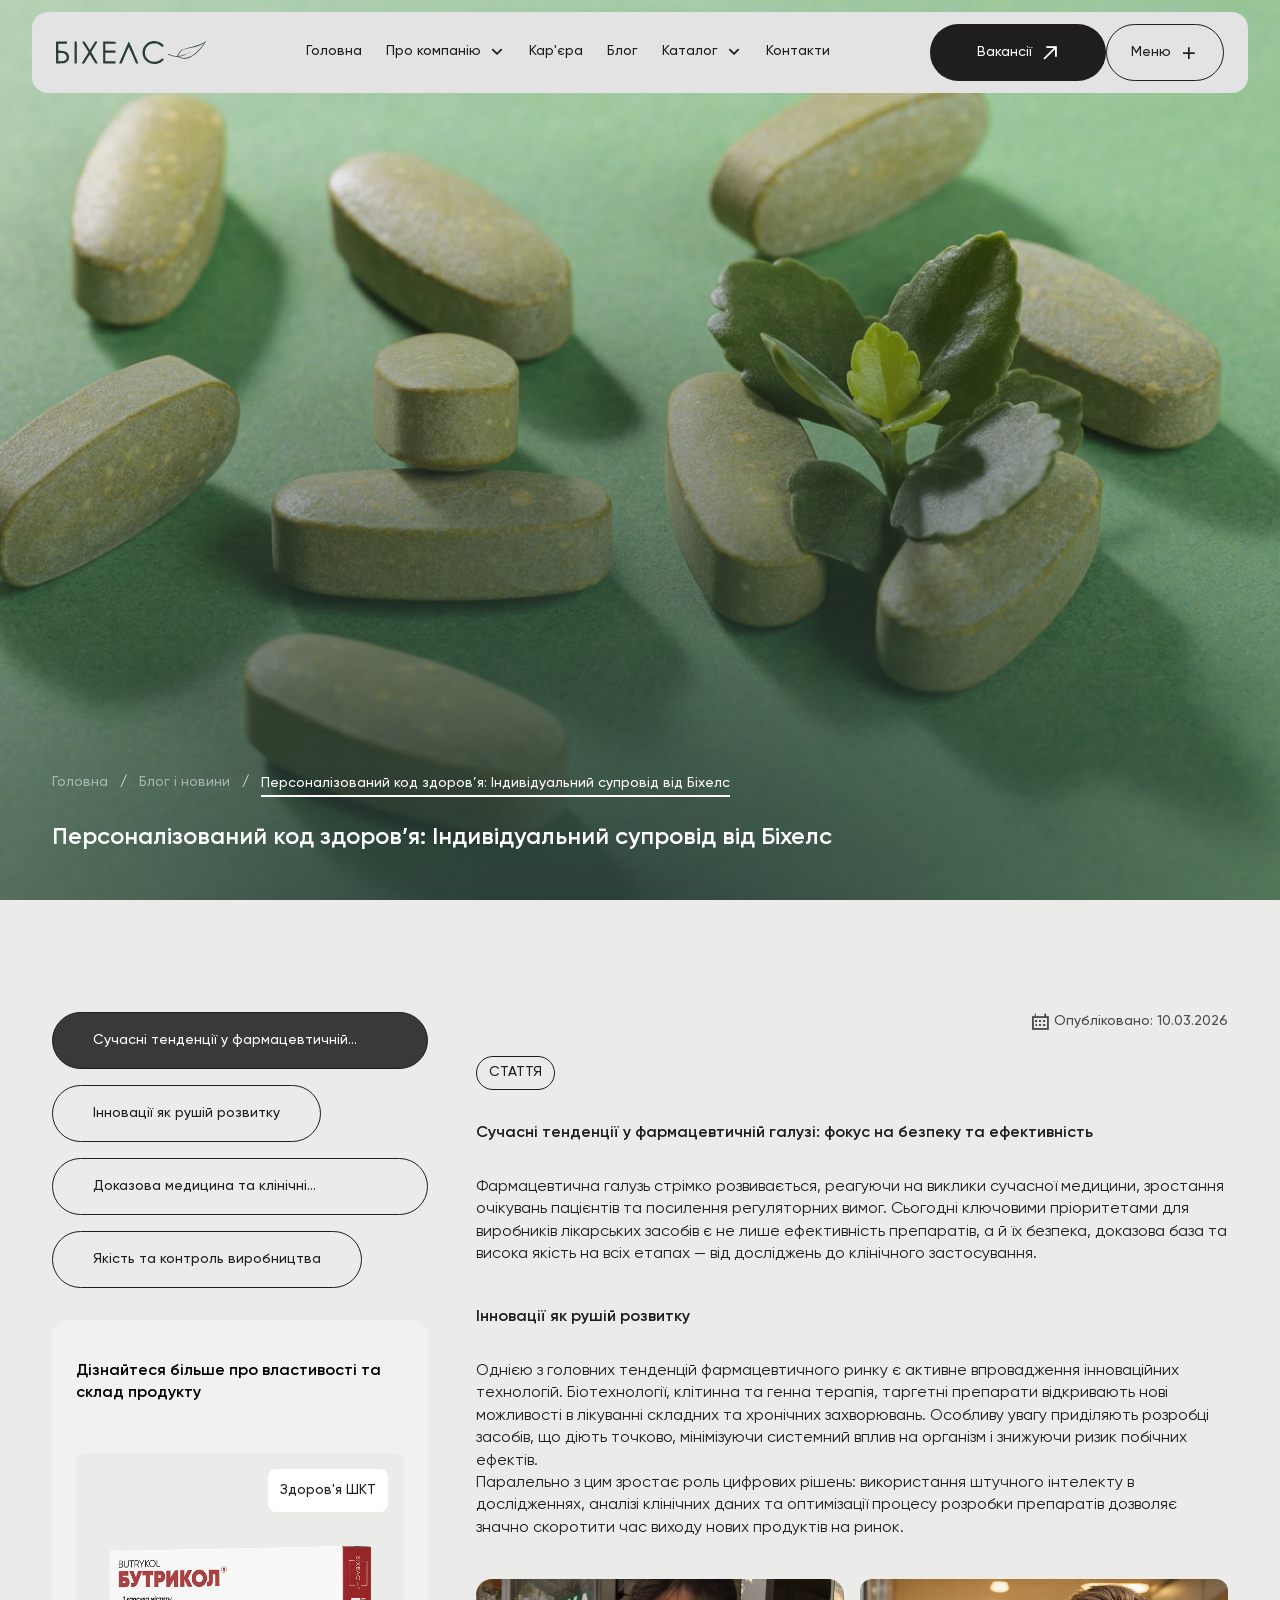
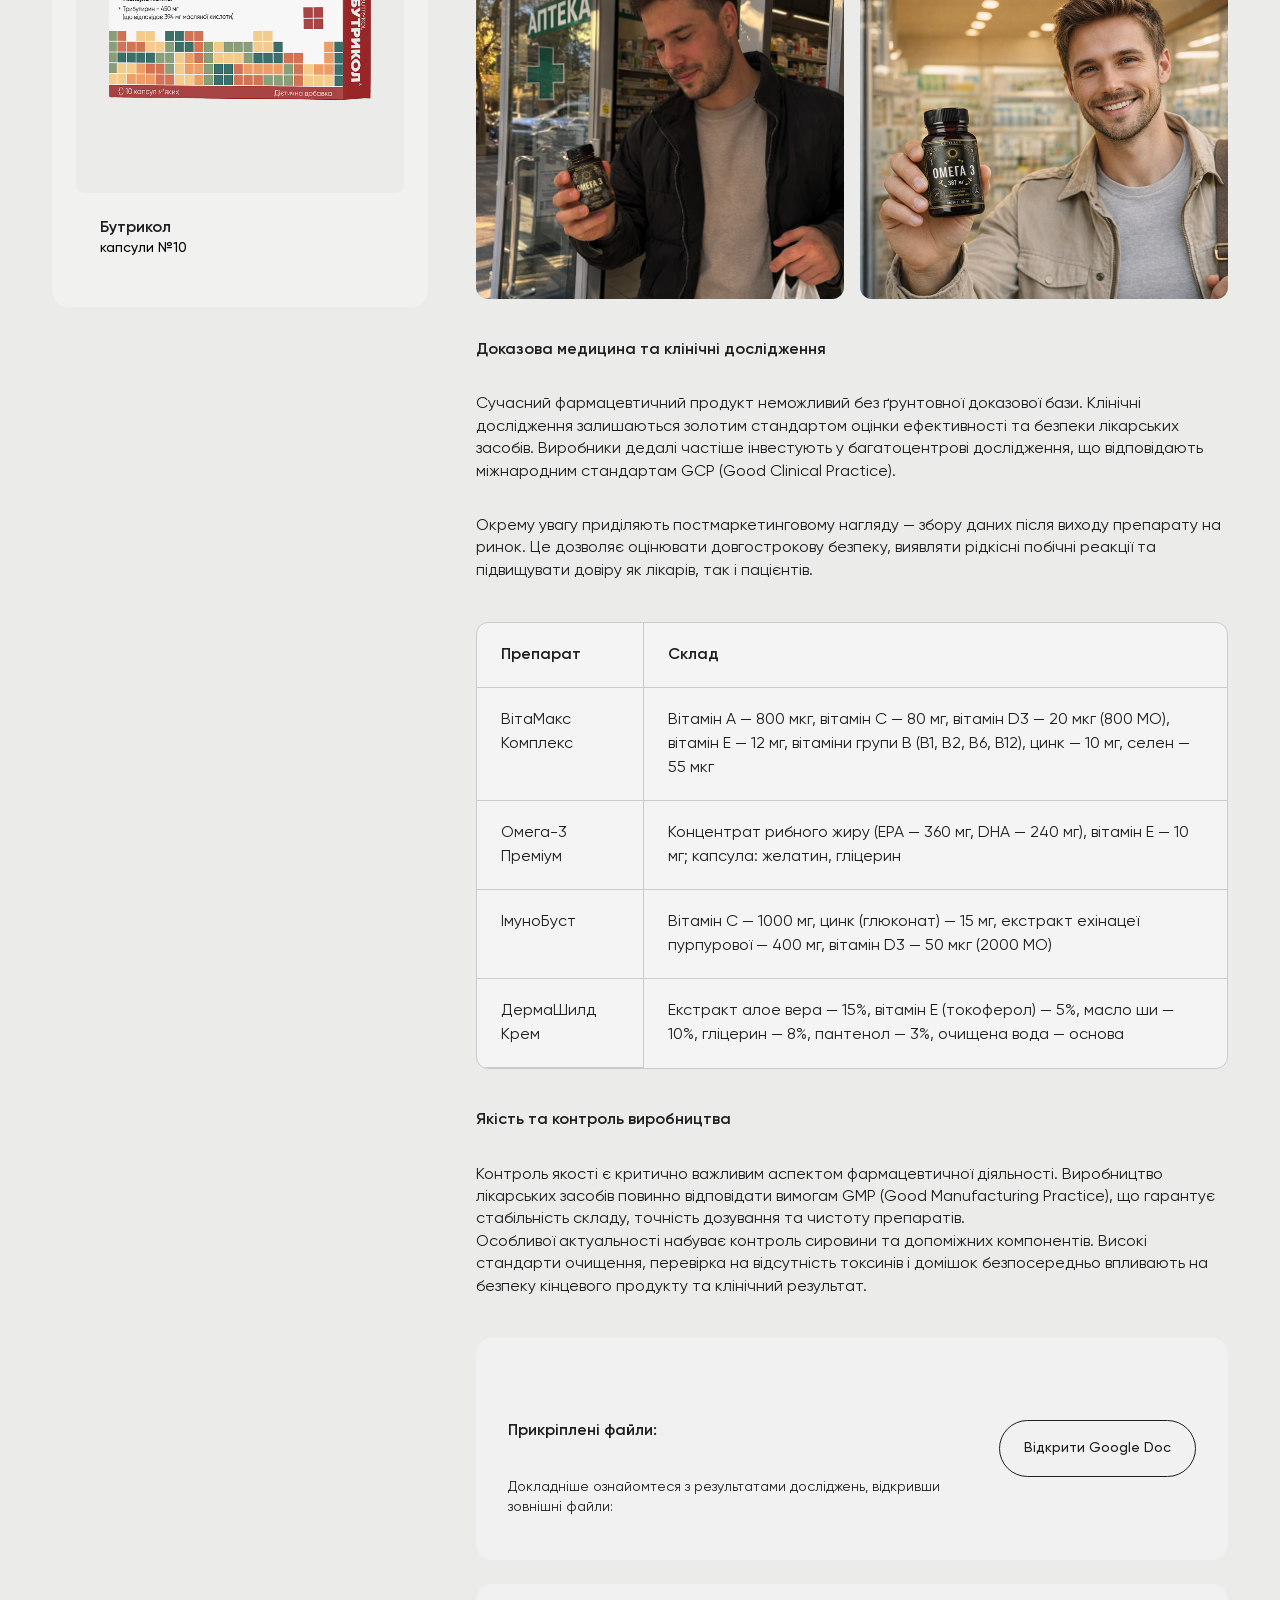
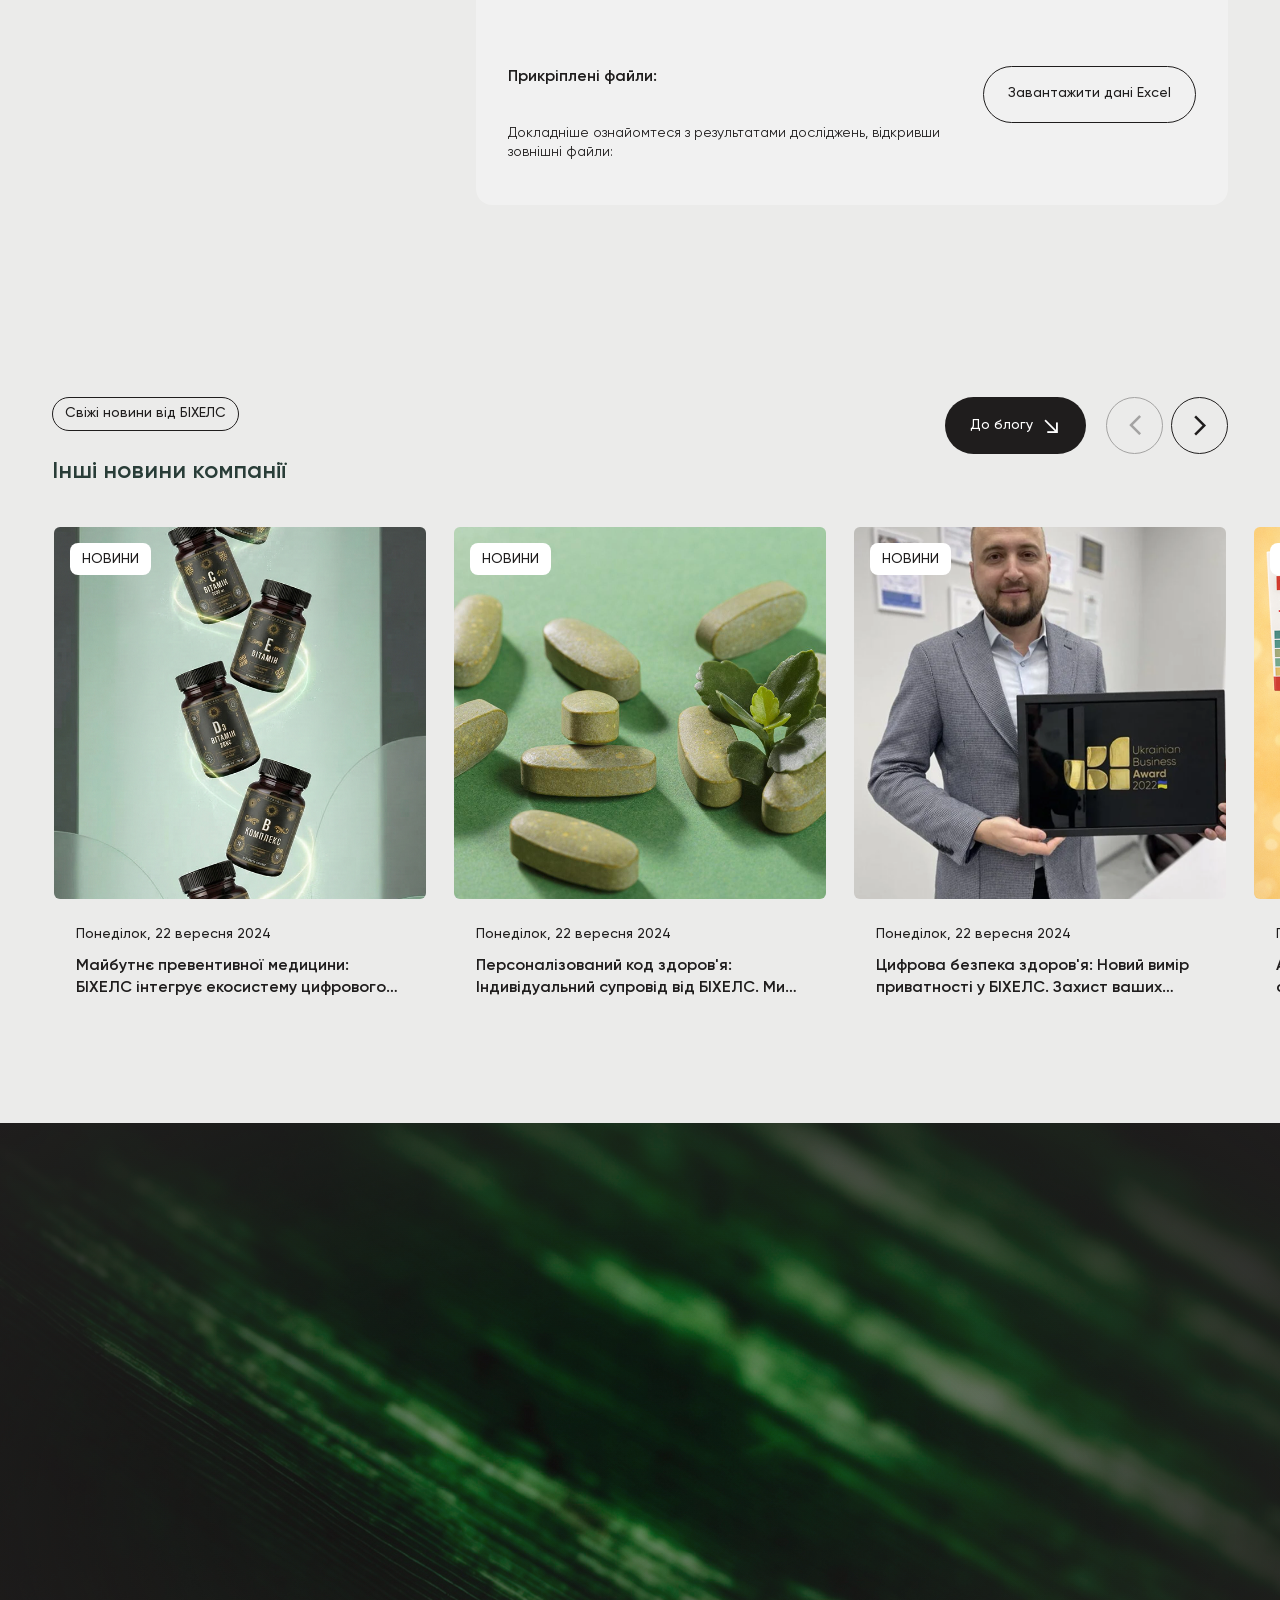
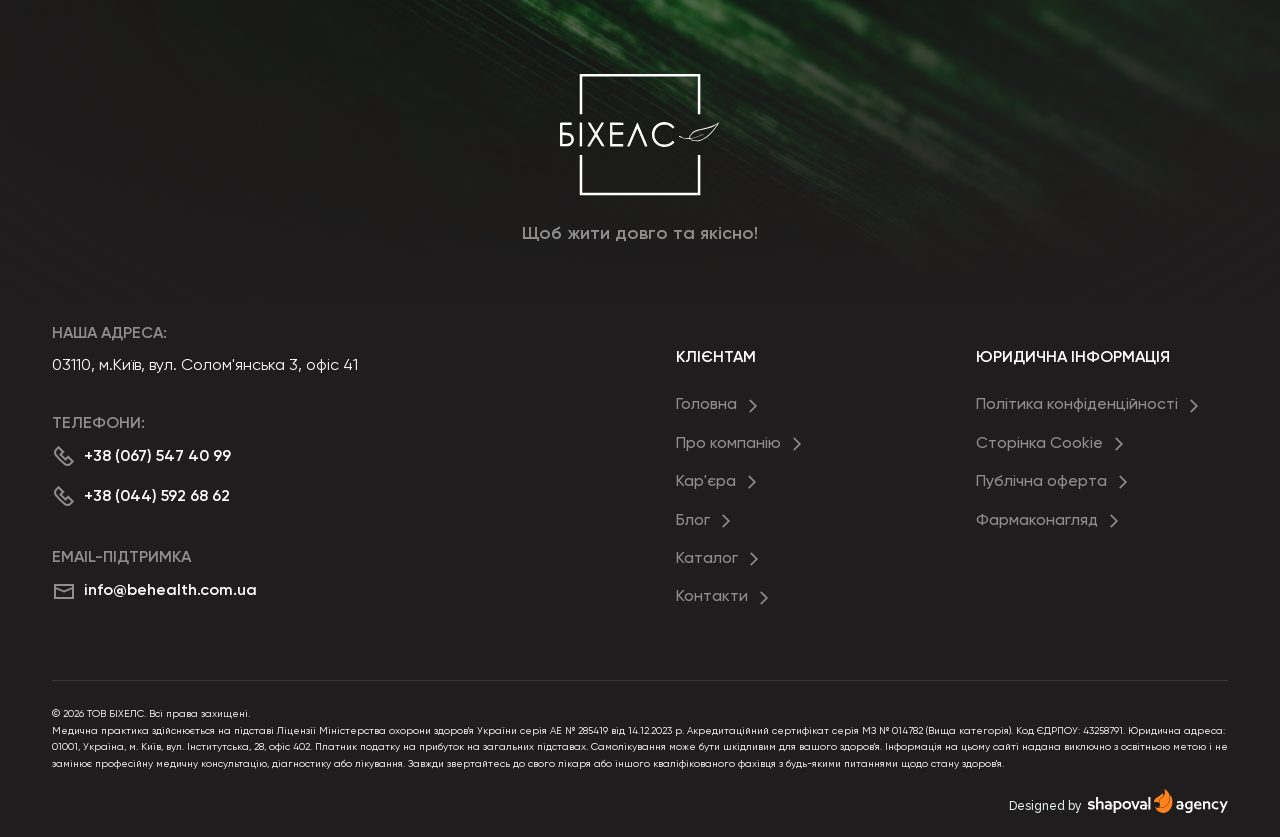
<file: article.html>
<!DOCTYPE html>
<html lang="uk">

<head>
    <meta charset="UTF-8">
    <meta name="viewport" content="width=device-width, initial-scale=1.0">
    <title>Behealth</title>

    <!-- Lib Styles -->
    <link rel="stylesheet" href="css/lib/swiper.min.css">
    <link rel="stylesheet" href="css/lib/fancybox.min.css">
    <link rel="stylesheet" href="css/lib/aos.min.css">

    <!-- Styles -->
    <link rel="stylesheet" href="css/fonts.css">
    <link rel="stylesheet" href="css/icons.css">
    <link rel="stylesheet" href="css/variables.css">
    <link rel="stylesheet" href="css/reset.css">
    <link rel="stylesheet" href="css/style.css">
    <link rel="stylesheet" href="css/header.css">

    <!-- Favicon -->
    <link rel="icon" href="img/favicon.ico" type="image/x-icon">
</head>

<body>

    <!-- Header -->
    <header class="header" role="banner">
        <div class="container">

            <nav class="nav" aria-label="Головна навігація">
                <!-- Лого -->
                <a href="index.html" class="nav__logo">
                    <img src="img/logo.svg" width="150" height="23" alt="Behealth Logo">
                </a>

                <!-- Desktop меню -->
                <ul class="nav__list">
                    <li class="nav__item">
                        <a href="index.html" class="nav__link">Головна</a>
                    </li>
                    <li class="nav__item nav__item--has-sub">
                        <button class="nav__link nav__link--sub-trigger" type="button" aria-expanded="false"
                            aria-haspopup="true">
                            Про компанію
                            <i class="icon-Namearrow_down" aria-hidden="true"></i>
                        </button>
                        <ul class="nav__submenu">
                            <li><a href="mission.html" class="nav__sublink">Місія та візія <i class="icon-Namearrow-right-down"
                                        aria-hidden="true"></i></a></li>
                            <li><a href="about.html" class="nav__sublink">Корпоративні цінності <i
                                        class="icon-Namearrow-right-down" aria-hidden="true"></i></a></li>
                            <li><a href="pharmacovigilance.html" class="nav__sublink">Сторінка фармаконагляду <i
                                        class="icon-Namearrow-right-down" aria-hidden="true"></i></a></li>
                        </ul>
                    </li>
                    <li class="nav__item">
                        <a href="career.html" class="nav__link">Кар'єра</a>
                    </li>
                    <li class="nav__item">
                        <a href="blog.html" class="nav__link">Блог</a>
                    </li>
                    <li class="nav__item nav__item--has-sub">
                        <button class="nav__link nav__link--sub-trigger" type="button">
                            Каталог
                            <i class="icon-Namearrow_down"></i>
                        </button>
                        <ul class="nav__submenu nav__submenu--catalog">
                            <li><a href="catalog.html" class="nav__sublink">Усі препарати <i
                                        class="icon-Namearrow-right-down"></i></a></li>
                            <li><a href="#" class="nav__sublink">Здоров'я нирок <i
                                        class="icon-Namearrow-right-down"></i></a></li>
                            <li><a href="#" class="nav__sublink">Чоловіче здоров'я <i
                                        class="icon-Namearrow-right-down"></i></a></li>
                            <li><a href="#" class="nav__sublink">Здоров'я ШКТ <i
                                        class="icon-Namearrow-right-down"></i></a></li>
                            <li><a href="#" class="nav__sublink">Жіноче здоров'я <i
                                        class="icon-Namearrow-right-down"></i></a></li>
                            <li><a href="#" class="nav__sublink">Здоров'я ендо-системи <i
                                        class="icon-Namearrow-right-down"></i></a>
                            </li>
                            <li><a href="#" class="nav__sublink">Дитяче здоров’я <i
                                        class="icon-Namearrow-right-down"></i></a></li>
                            <li><a href="#" class="nav__sublink">Вітаміни та мінерали <i
                                        class="icon-Namearrow-right-down"></i></a>
                            </li>
                            <li><a href="#" class="nav__sublink">Гриби <i class="icon-Namearrow-right-down"></i></a>
                            </li>
                        </ul>
                    </li>
                    <li class="nav__item">
                        <a href="contact.html" class="nav__link">Контакти</a>
                    </li>
                </ul>
                <a href="vacancy.html" class="nav__link-vacancies btn btn--black">Вакансії
                    <i class="icon-Namearrow-right-up" aria-hidden="true"></i>
                </a>
                <!-- Burger button -->
                <button class="burger btn btn--transparent" type="button" aria-label="Відкрити меню"
                    aria-expanded="false" aria-controls="mobile-menu">
                    Меню
                    <i class="icon-Nameplus" aria-hidden="true"></i>
                </button>
            </nav>

            <!-- Mobile menu -->
            <div class="mobile-menu" id="mobile-menu" aria-hidden="true">
                <ul class="mobile-menu__list">
                    <li class="mobile-menu__item">
                        <a href="index.html" class="mobile-menu__link">Головна</a>
                    </li>
                    <li class="mobile-menu__item mobile-menu__item--has-sub">
                        <button class="mobile-menu__link mobile-menu__link--sub-trigger" type="button"
                            aria-expanded="false" aria-haspopup="true">
                            Про компанію
                            <i class="icon-Namearrow_down" aria-hidden="true"></i>
                        </button>
                        <ul class="mobile-menu__submenu">
                            <li><a href="mission.html" class="mobile-menu__sublink">Місія та візія <i
                                        class="icon-Namearrow-right-down" aria-hidden="true"></i></a></li>
                            <li><a href="about.html" class="mobile-menu__sublink">Корпоративні цінності <i
                                        class="icon-Namearrow-right-down" aria-hidden="true"></i></a></li>
                            <li><a href="pharmacovigilance.html" class="mobile-menu__sublink">Сторінка фармаконагляду <i
                                        class="icon-Namearrow-right-down" aria-hidden="true"></i></a></li>
                        </ul>
                    </li>
                    <li class="mobile-menu__item">
                        <a href="career.html" class="mobile-menu__link">Кар’єра</a>
                    </li>
                    <li class="mobile-menu__item">
                        <a href="blog.html" class="mobile-menu__link">Блог</a>
                    </li>
                    <li class="mobile-menu__item mobile-menu__item--has-sub">
                        <button class="mobile-menu__link mobile-menu__link--sub-trigger" type="button">
                            Каталог
                            <i class="icon-Namearrow_down" aria-hidden="true"></i>
                        </button>
                        <ul class="mobile-menu__submenu">
                            <li><a href="catalog.html" class="mobile-menu__sublink">Усі препарати <i
                                        class="icon-Namearrow-right-down"></i></a>
                            </li>
                            <li><a href="#" class="mobile-menu__sublink">Чоловіче здоров'я <i
                                        class="icon-Namearrow-right-down"></i></a></li>
                            <li><a href="#" class="mobile-menu__sublink">Жіноче здоров'я <i
                                        class="icon-Namearrow-right-down"></i></a>
                            </li>
                            <li><a href="#" class="mobile-menu__sublink">Здоров'я нирок <i
                                        class="icon-Namearrow-right-down"></i></a>
                            </li>
                            <li><a href="#" class="mobile-menu__sublink">Здоров'я ШКТ <i
                                        class="icon-Namearrow-right-down"></i></a>
                            </li>
                            <li><a href="#" class="mobile-menu__sublink">Здоров'я ендо-системи <i
                                        class="icon-Namearrow-right-down"></i></a></li>
                            <li><a href="#" class="mobile-menu__sublink">Вітаміни та мінерали <i
                                        class="icon-Namearrow-right-down"></i></a></li>
                            <li><a href="#" class="mobile-menu__sublink">Дитяче здоров’я <i
                                        class="icon-Namearrow-right-down"></i></a>
                            </li>
                            <li><a href="#" class="mobile-menu__sublink">Гриби <i
                                        class="icon-Namearrow-right-down"></i></a></li>
                        </ul>
                    </li>
                    <li class="mobile-menu__item">
                        <a href="contact.html" class="mobile-menu__link">Контакти</a>
                    </li>
                </ul>
                <address class="mobile-menu__address">
                    <p class="mobile-menu__address-title">НАША АДРЕСА:</p>
                    <p class="mobile-menu__address-text">03110, м.Київ, вул. Солом'янська 3, офіс 41</p>
                    <p class="mobile-menu__address-title">ТЕЛЕФОНИ:</p>
                    <a href="tel:+380675474099" class="mobile-menu__contact-link mobile-menu__contact-link--phone"><i
                            class="icon-Namephone-m" aria-hidden="true"></i> +38 (067) 547 40 99</a>
                    <a href="tel:+380445926862" class="mobile-menu__contact-link mobile-menu__contact-link--phone"><i
                            class="icon-Namephone-m" aria-hidden="true"></i> +38 (044) 592 68 62</a>
                    <p class="mobile-menu__address-title">EMAIL-ПІДТРИМКА</p>
                    <a href="mailto:info@behealth.com.ua"
                        class="mobile-menu__contact-link mobile-menu__contact-link--email"><i class="icon-Nameemail-m"
                            aria-hidden="true"></i> info@behealth.com.ua</a>
                </address>
            </div>

        </div>
    </header>

    <!-- Main -->
    <main class="main">

        <section class="hero--big">
            <div class="container">
                <div class="breadcrumbs">
                    <ul class="breadcrumbs__list">
                        <li class="breadcrumbs__item">
                            <a href="index.html" class="breadcrumbs__link">Головна</a>
                        </li>
                        <li class="breadcrumbs__item">
                            <a href="blog.html" class="breadcrumbs__link">Блог і новини</a>
                        </li>
                        <li class="breadcrumbs__item" aria-current="page">
                            <span class="breadcrumbs__text">Персоналізований код здоров’я: Індивідуальний супровід від
                                Біхелс</span>
                        </li>
                    </ul>
                </div>
                <div class="hero--big__content">
                    <h1>Персоналізований код здоров’я: Індивідуальний супровід від Біхелс</h1>
                </div>
            </div>
            <div class="hero--big__bg">
                <img src="img/article-hero.jpg" width="1920" height="776" loading="eager"
                    alt="Геройський банер з зображенням команди компанії">
            </div>
        </section>

        <section class="article article--page" aria-labelledby="article-heading">
            <div class="container">
                <aside class="article__sidebar article__sidebar--page" aria-label="Навігація по статті">
                    <nav>
                        <ul class="article__sidebar-list">
                            <li class="article__sidebar-item">
                                <a href="#section-new-view"
                                    class="article__sidebar-link btn is-active"><span>Сучасні
                                        тенденції у
                                        фармацевтичній галузі: фокус на безпеку та ефективність</span></a>
                            </li>
                            <li class="article__sidebar-item">
                                <a href="#section-why" class="article__sidebar-link btn"><span>Інновації як рушій
                                        розвитку</span></a>
                            </li>
                            <li class="article__sidebar-item">
                                <a href="#section-services" class="article__sidebar-link btn"><span>Доказова медицина та
                                        клінічні дослідження</span></a>
                            </li>
                            <li class="article__sidebar-item">
                                <a href="#section-consultation" class="article__sidebar-link btn"><span>Якість та
                                        контроль
                                        виробництва</span></a>
                            </li>
                        </ul>
                    </nav>
                    <div class="article__sidebar--content">
                        <h3>Дізнайтеся більше про властивості та склад продукту</h3>
                        <div class="article__sidebar--content-box">
                            <div class="article__sidebar--content-box-image">
                                <img src="img/article-box.png" width="328" height="328" loading="lazy" alt="">
                                <span class="badge">Здоров'я ШКТ</span>
                            </div>
                            <div class="article__sidebar--content-box-text">
                                <h4>Бутрикол</h4>
                                <p>капсули №10</p>
                            </div>
                        </div>
                    </div>
                </aside>
                <div class="article__content">
                    <time datetime="2026-03-10">
                        <i class="icon-Namecalendar-m"></i>
                        Опубліковано: 10.03.2026</time>
                    <span class="badge">СТАТТЯ</span>
                    <h2 id="section-new-view">Сучасні тенденції у фармацевтичній галузі: фокус на безпеку та ефективність
                    </h2>
                    <div class="article__content-description">
                        <p>
                            Фармацевтична галузь стрімко розвивається, реагуючи на виклики сучасної медицини, зростання
                            очікувань пацієнтів та посилення регуляторних вимог. Сьогодні ключовими пріоритетами для
                            виробників лікарських засобів є не лише ефективність препаратів, а й їх безпека, доказова
                            база та висока якість на всіх етапах — від досліджень до клінічного застосування.
                        </p>
                    </div>
                    <h3 id="section-why">Інновації як рушій розвитку</h3>
                    <div class="article__content-description">
                        <p>
                            Однією з головних тенденцій фармацевтичного ринку є активне впровадження інноваційних
                            технологій. Біотехнології, клітинна та генна терапія, таргетні препарати відкривають нові
                            можливості в лікуванні складних та хронічних захворювань. Особливу увагу приділяють розробці
                            засобів, що діють точково, мінімізуючи системний вплив на організм і знижуючи ризик побічних
                            ефектів.
                    </div>
                    <div class="article__content-description">
                        <p>
                            Паралельно з цим зростає роль цифрових рішень: використання штучного інтелекту в
                            дослідженнях, аналізі клінічних даних та оптимізації процесу розробки препаратів дозволяє
                            значно скоротити час виходу нових продуктів на ринок.
                        </p>
                    </div>

                    <div class="article__content-image">
                        <div class="article__content-images">
                            <img src="img/article1.png" width="364" height="364" loading="lazy"
                                alt="Ілюстрація 1: медична компанія «Біхелс»">
                        </div>
                        <div class="article__content-images">
                            <img src="img/article2.png" width="364" height="364" loading="lazy"
                                alt="Ілюстрація 2: медична компанія «Біхелс»">
                        </div>
                    </div>
                    <h3 id="section-services">Доказова медицина та клінічні дослідження</h3>
                    <div class="article__content-description">
                        <p>
                            Сучасний фармацевтичний продукт неможливий без ґрунтовної доказової бази. Клінічні
                            дослідження залишаються золотим стандартом оцінки ефективності та безпеки лікарських
                            засобів. Виробники дедалі частіше інвестують у багатоцентрові дослідження, що відповідають
                            міжнародним стандартам GCP (Good Clinical Practice).
                        </p>
                        <p>
                            Окрему увагу приділяють постмаркетинговому нагляду — збору даних після виходу препарату на
                            ринок. Це дозволяє оцінювати довгострокову безпеку, виявляти рідкісні побічні реакції та
                            підвищувати довіру як лікарів, так і пацієнтів.
                        </p>
                    </div>
                    <table>
                        <thead>
                            <tr>
                                <th scope="col">Препарат</th>
                                <th scope="col">Склад</th>
                            </tr>
                        </thead>
                        <tbody>
                            <tr>
                                <th>ВітаМакс Комплекс</th>
                                <td>Вітамін A — 800 мкг, вітамін C — 80 мг, вітамін D3 — 20 мкг (800 МО), вітамін E — 12
                                    мг, вітаміни групи B (B1, B2, B6, B12), цинк — 10 мг, селен — 55 мкг</td>
                            </tr>
                            <tr>
                                <th>Омега-3 Преміум</th>
                                <td>Концентрат рибного жиру (EPA — 360 мг, DHA — 240 мг), вітамін E — 10 мг; капсула:
                                    желатин, гліцерин</td>
                            </tr>
                            <tr>
                                <th>ІмуноБуст</th>
                                <td>Вітамін C — 1000 мг, цинк (глюконат) — 15 мг, екстракт ехінацеї пурпурової — 400 мг,
                                    вітамін D3 — 50 мкг (2000 МО)</td>
                            </tr>
                            <tr>
                                <th>ДермаШилд Крем</th>
                                <td>Екстракт алое вера — 15%, вітамін E (токоферол) — 5%, масло ши — 10%, гліцерин — 8%,
                                    пантенол — 3%, очищена вода — основа</td>
                            </tr>
                        </tbody>
                    </table>
                    <h3 id="section-consultation">Якість та контроль виробництва</h3>
                    <div class="article__content-description">
                        <p>
                            Контроль якості є критично важливим аспектом фармацевтичної діяльності. Виробництво
                            лікарських засобів повинно відповідати вимогам GMP (Good Manufacturing Practice), що
                            гарантує стабільність складу, точність дозування та чистоту препаратів.
                        </p>
                    </div>
                    <div class="article__content-description">
                        <p>
                            Особливої актуальності набуває контроль сировини та допоміжних компонентів. Високі стандарти
                            очищення, перевірка на відсутність токсинів і домішок безпосередньо впливають на безпеку
                            кінцевого продукту та клінічний результат.
                        </p>
                    </div>
                    <div class="article__content-cards">
                        <article class="article__content-card">
                            <div class="article__content-card-left">
                                <h3>Прикріплені файли:</h3>
                                <p>Докладніше ознайомтеся з результатами досліджень, відкривши зовнішні файли:</p>
                            </div>
                            <a href="/" class="btn btn--transparent">Відкрити Google Doc</a>
                        </article>
                        <article class="article__content-card">
                            <div class="article__content-card-left">
                                <h3>Прикріплені файли:</h3>
                                <p>Докладніше ознайомтеся з результатами досліджень, відкривши зовнішні файли:</p>
                            </div>
                            <a href="/" class="btn btn--transparent">Завантажити дані Excel</a>
                        </article>
                    </div>
                </div>
            </div>
        </section>

        <section class="news" aria-labelledby="news-heading">
            <div class="container">
                <div class="news__header" data-aos="fade-up" data-aos-anchor-placement="top-bottom">
                    <div class="news__header-left">
                        <span class="badge">Свіжі новини від БІХЕЛС</span>
                        <h2 class="news__title" id="news-heading">Інші новини компанії</h2>
                    </div>
                    <div class="news__header-right">
                        <a href="blog.html" class="btn btn--black">До блогу
                            <i class="icon-Namearrow-right-down" aria-hidden="true"></i>
                        </a>
                        <div class="news__controls" role="group" aria-label="Керування слайдером новин">
                            <button class="news__btn-prev swiper-button-prev" type="button"
                                aria-label="Попередня новина">
                                <i class="icon-Namearrow_back" aria-hidden="true"></i>
                            </button>
                            <button class="news__btn-next swiper-button-next" type="button"
                                aria-label="Наступна новина">
                                <i class="icon-Namearrow_forward" aria-hidden="true"></i>
                                
                            </button>
                            
                        </div>
                    </div>
                </div>

                <div class="news__swiper swiper" role="region" aria-label="Новини БІХЕЛС"
                    aria-roledescription="carousel">
                    <div class="swiper-wrapper">

                        <div class="news__slide swiper-slide" role="group" aria-roledescription="slide"
                            aria-label="Слайд 1 з 6">
                            <article class="news__card">
                                <a href="article.html" class="news__card-link">
                                    <div class="news__card-image">
                                        <img src="img/news1.png" width="376" height="376" loading="lazy"
                                            alt="БІХЕЛС інтегрує екосистему цифрового моніторингу здоров'я">
                                        <span class="news__card-badge" aria-label="Категорія: Новини">НОВИНИ</span>
                                    </div>
                                    <div class="news__card-content">
                                        <time class="news__card-date" datetime="2024-09-22">Понеділок, 22 вересня
                                            2024</time>
                                        <h3 class="news__card-title">Майбутнє превентивної медицини: БІХЕЛС інтегрує
                                            екосистему цифрового
                                            моніторингу здоров'я. Новий стандарт догляду, що базується на
                                            інтелектуальному аналізі
                                            біометричних даних у реальному часі.</h3>
                                    </div>
                                </a>
                            </article>
                        </div>

                        <div class="news__slide swiper-slide" role="group" aria-roledescription="slide"
                            aria-label="Слайд 2 з 6">
                            <article class="news__card">
                                <a href="article.html" class="news__card-link">
                                    <div class="news__card-image">
                                        <img src="img/news2.png" width="376" height="376" loading="lazy"
                                            alt="Персоналізований індивідуальний супровід від Біхелс">
                                        <span class="news__card-badge" aria-label="Категорія: Новини">НОВИНИ</span>
                                    </div>
                                    <div class="news__card-content">
                                        <time class="news__card-date" datetime="2024-09-22">Понеділок, 22 вересня
                                            2024</time>
                                        <h3 class="news__card-title">Персоналізований код здоров'я: Індивідуальний
                                            супровід від БІХЕЛС. Ми
                                            відмовляємося від загальних протоколів на користь унікальної архітектури
                                            вашого благополуччя.</h3>
                                    </div>
                                </a>
                            </article>
                        </div>

                        <div class="news__slide swiper-slide" role="group" aria-roledescription="slide"
                            aria-label="Слайд 3 з 6">
                            <article class="news__card">
                                <a href="article.html" class="news__card-link">
                                    <div class="news__card-image">
                                        <img src="img/news3.png" width="376" height="376" loading="lazy"
                                            alt="Новий вимір приватності медичних даних у Біхелс">
                                        <span class="news__card-badge" aria-label="Категорія: Новини">НОВИНИ</span>
                                    </div>
                                    <div class="news__card-content">
                                        <time class="news__card-date" datetime="2024-09-22">Понеділок, 22 вересня
                                            2024</time>
                                        <h3 class="news__card-title">Цифрова безпека здоров'я: Новий вимір приватності у
                                            БІХЕЛС. Захист
                                            ваших медичних даних за стандартами квантового шифрування майбутнього.</h3>
                                    </div>
                                </a>
                            </article>
                        </div>

                        <div class="news__slide swiper-slide" role="group" aria-roledescription="slide"
                            aria-label="Слайд 4 з 6">
                            <article class="news__card">
                                <a href="article.html" class="news__card-link">
                                    <div class="news__card-image">
                                        <img src="img/news4.png" width="376" height="376" loading="lazy"
                                            alt="Регенеративні стратегії довголіття від Біхелс">
                                        <span class="news__card-badge" aria-label="Категорія: Новини">НОВИНИ</span>
                                    </div>
                                    <div class="news__card-content">
                                        <time class="news__card-date" datetime="2024-09-22">Понеділок, 22 вересня
                                            2024</time>
                                        <h3 class="news__card-title">Архітектура довголіття: Регенеративні стратегії від
                                            БІХЕЛС. Керуйте
                                            власним біологічним часом за допомогою молекулярних технологій та клітинного
                                            відновлення.</h3>
                                    </div>
                                </a>
                            </article>
                        </div>

                        <div class="news__slide swiper-slide" role="group" aria-roledescription="slide"
                            aria-label="Слайд 5 з 6">
                            <article class="news__card">
                                <a href="article.html" class="news__card-link">
                                    <div class="news__card-image">
                                        <img src="img/news5.png" width="376" height="376" loading="lazy"
                                            alt="БІХЕЛС розвиває цифровий моніторинг здоров'я">
                                        <span class="news__card-badge" aria-label="Категорія: Новини">НОВИНИ</span>
                                    </div>
                                    <div class="news__card-content">
                                        <time class="news__card-date" datetime="2024-09-22">Понеділок, 22 вересня
                                            2024</time>
                                        <h3 class="news__card-title">Майбутнє превентивної медицини: БІХЕЛС інтегрує
                                            екосистему цифрового
                                            моніторингу здоров'я. Новий стандарт догляду, що базується на
                                            інтелектуальному аналізі
                                            біометричних даних у реальному часі.</h3>
                                    </div>
                                </a>
                            </article>
                        </div>

                        <div class="news__slide swiper-slide" role="group" aria-roledescription="slide"
                            aria-label="Слайд 6 з 6">
                            <article class="news__card">
                                <a href="article.html" class="news__card-link">
                                    <div class="news__card-image">
                                        <img src="img/news6.png" width="376" height="376" loading="lazy"
                                            alt="Індивідуальна архітектура благополуччя від Біхелс">
                                        <span class="news__card-badge" aria-label="Категорія: Новини">НОВИНИ</span>
                                    </div>
                                    <div class="news__card-content">
                                        <time class="news__card-date" datetime="2024-09-22">Понеділок, 22 вересня
                                            2024</time>
                                        <h3 class="news__card-title">Персоналізований код здоров'я: Індивідуальний
                                            супровід від БІХЕЛС. Ми
                                            відмовляємося від загальних протоколів на користь унікальної архітектури
                                            вашого благополуччя.</h3>
                                    </div>
                                </a>
                            </article>
                        </div>

                    </div>
                </div>
            </div>
        </section>

        <div class="banner">
            <div class="banner-image">
                <img src="img/logo-white.svg" width="160" height="160" loading="lazy"
                    alt="Логотип медичної компанії «Біхелс»">
            </div>
            <h3>Щоб жити довго та якісно!</h3>
            <div class="banner-bg">
                <img src="img/blog2-banner.jpg" width="1920" height="776" loading="lazy" alt="">
            </div>
        </div>

    </main>

    <!-- Footer -->
    <footer class="footer" role="contentinfo">
        <div class="container">

            <div class="footer__body" data-aos="fade-up" data-aos-anchor-placement="top-bottom">

                <!-- Контакти -->
                <address class="footer__contacts">
                    <p class="footer__contacts-label">НАША АДРЕСА:</p>
                    <p class="footer__contacts-address">03110, м.Київ, вул. Солом'янська 3, офіс 41</p>

                    <p class="footer__contacts-label">ТЕЛЕФОНИ:</p>
                    <ul class="footer__contacts-list" role="list">
                        <li class="footer__contacts-item">
                            <a href="tel:+380675474099" class="footer__contacts-link footer__contacts-link--phone">
                                <i class="icon-Namephone-m" aria-hidden="true"></i>
                                +38 (067) 547 40 99
                            </a>
                        </li>
                        <li class="footer__contacts-item">
                            <a href="tel:+380445926862" class="footer__contacts-link footer__contacts-link--phone">
                                <i class="icon-Namephone-m" aria-hidden="true"></i>
                                +38 (044) 592 68 62
                            </a>
                        </li>
                    </ul>

                    <p class="footer__contacts-label">EMAIL-ПІДТРИМКА</p>
                    <a href="mailto:info@behealth.com.ua" class="footer__contacts-link footer__contacts-link--email">
                        <i class="icon-Nameemail-m" aria-hidden="true"></i>
                        info@behealth.com.ua
                    </a>
                </address>

                <!-- Навігація -->
                <div class="footer__nav">

                    <nav class="footer__nav-col" aria-label="Клієнтам">
                        <h3 class="footer__nav-heading">Клієнтам</h3>
                        <ul class="footer__nav-list" role="list">
                            <li class="footer__nav-item">
                                <a href="index.html" class="footer__nav-link">Головна
                                </a>
                            </li>
                            <li class="footer__nav-item">
                                <a href="about.html" class="footer__nav-link">Про компанію
                                </a>
                            </li>
                            <li class="footer__nav-item">
                                <a href="vacancy.html" class="footer__nav-link">Кар'єра
                                </a>
                            </li>
                            <li class="footer__nav-item">
                                <a href="blog.html" class="footer__nav-link">Блог
                                </a>
                            </li>
                            <li class="footer__nav-item">
                                <a href="catalog.html" class="footer__nav-link">Каталог
                                </a>
                            </li>
                            <li class="footer__nav-item">
                                <a href="contact.html" class="footer__nav-link">Контакти
                                </a>
                            </li>
                        </ul>
                    </nav>

                    <nav class="footer__nav-col" aria-label="Юридична інформація">
                        <h3 class="footer__nav-heading">Юридична інформація</h3>
                        <ul class="footer__nav-list" role="list">
                            <li class="footer__nav-item">
                                <a href="privacy-policy.html" class="footer__nav-link">Політика конфіденційності
                                </a>
                            </li>
                            <li class="footer__nav-item">
                                <a href="cookie-policy.html" class="footer__nav-link">Сторінка Cookie
                                </a>
                            </li>
                            <li class="footer__nav-item">
                                <a href="public-offer.html" class="footer__nav-link">Публічна оферта
                                </a>
                            </li>
                            <li class="footer__nav-item">
                                <a href="pharmacovigilance.html" class="footer__nav-link">Фармаконагляд
                                </a>
                            </li>
                        </ul>
                    </nav>

                </div>

            </div>

            <!-- Підвал -->
            <div class="footer__bottom">
                <div class="footer__bottom-contents">
                    <p class="footer__bottom-copy">
                        <small>© 2026 ТОВ БІХЕЛС. Всі права захищені.</small>
                    </p>
                    <p class="footer__bottom-legal">
                        <small>Медична практика здійснюється на підставі Ліцензії Міністерства охорони здоров'я України
                            серія АЕ №&nbsp;285419 від 14.12.2023 р. Акредитаційний сертифікат серія МЗ №&nbsp;014782
                            (Вища категорія). Код ЄДРПОУ: 43258791. Юридична адреса: 01001, Україна, м. Київ, вул.
                            Інститутська, 28, офіс 402. Платник податку на прибуток на загальних підставах.
                            Самолікування може бути шкідливим для вашого здоров'я. Інформація на цьому сайті надана
                            виключно з освітньою метою і не замінює професійну медичну консультацію, діагностику або
                            лікування. Завжди звертайтесь до свого лікаря або іншого кваліфікованого фахівця з
                            будь-якими питаннями щодо стану здоров'я.</small>
                    </p>
                </div>
                <p class="footer__bottom-dev">
                    Designed by <a href="https://shapoval.agency" class="footer__bottom-dev-link" target="_blank"
                        rel="noopener noreferrer">
                        <img src="img/logo-brand.svg" width="140" height="24" alt="">
                    </a>
                </p>
            </div>

        </div>
    </footer>

    <!-- Lib Scripts -->
    <script src="js/lib/lenis.min.js"></script>
    <script src="js/lib/swiper.min.js"></script>
    <script src="js/lib/fancybox.umd.js"></script>
    <script src="js/lib/simpleParallax.min.js"></script>
    <script src="js/lib/aos.min.js"></script>

    <!-- Scripts -->
    <script src="js/main.js"></script>
</body>

</html>
</file>
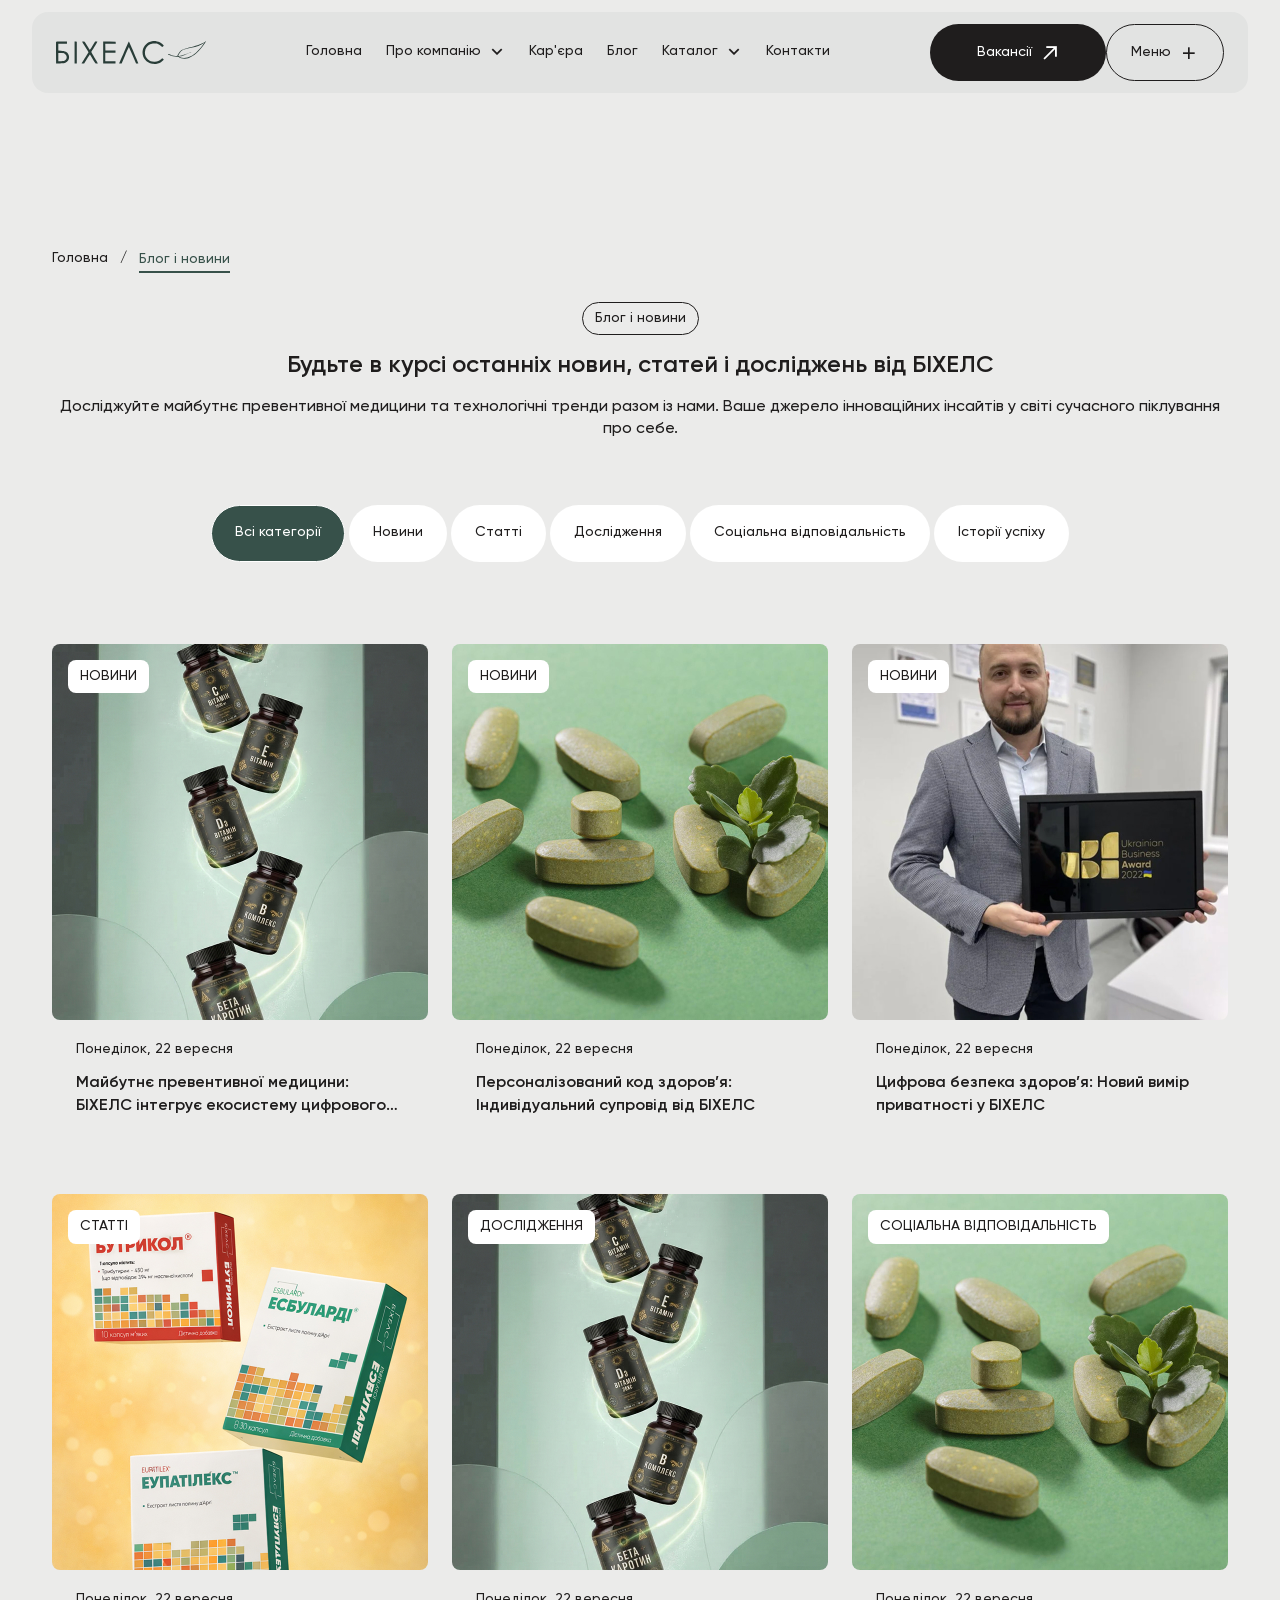
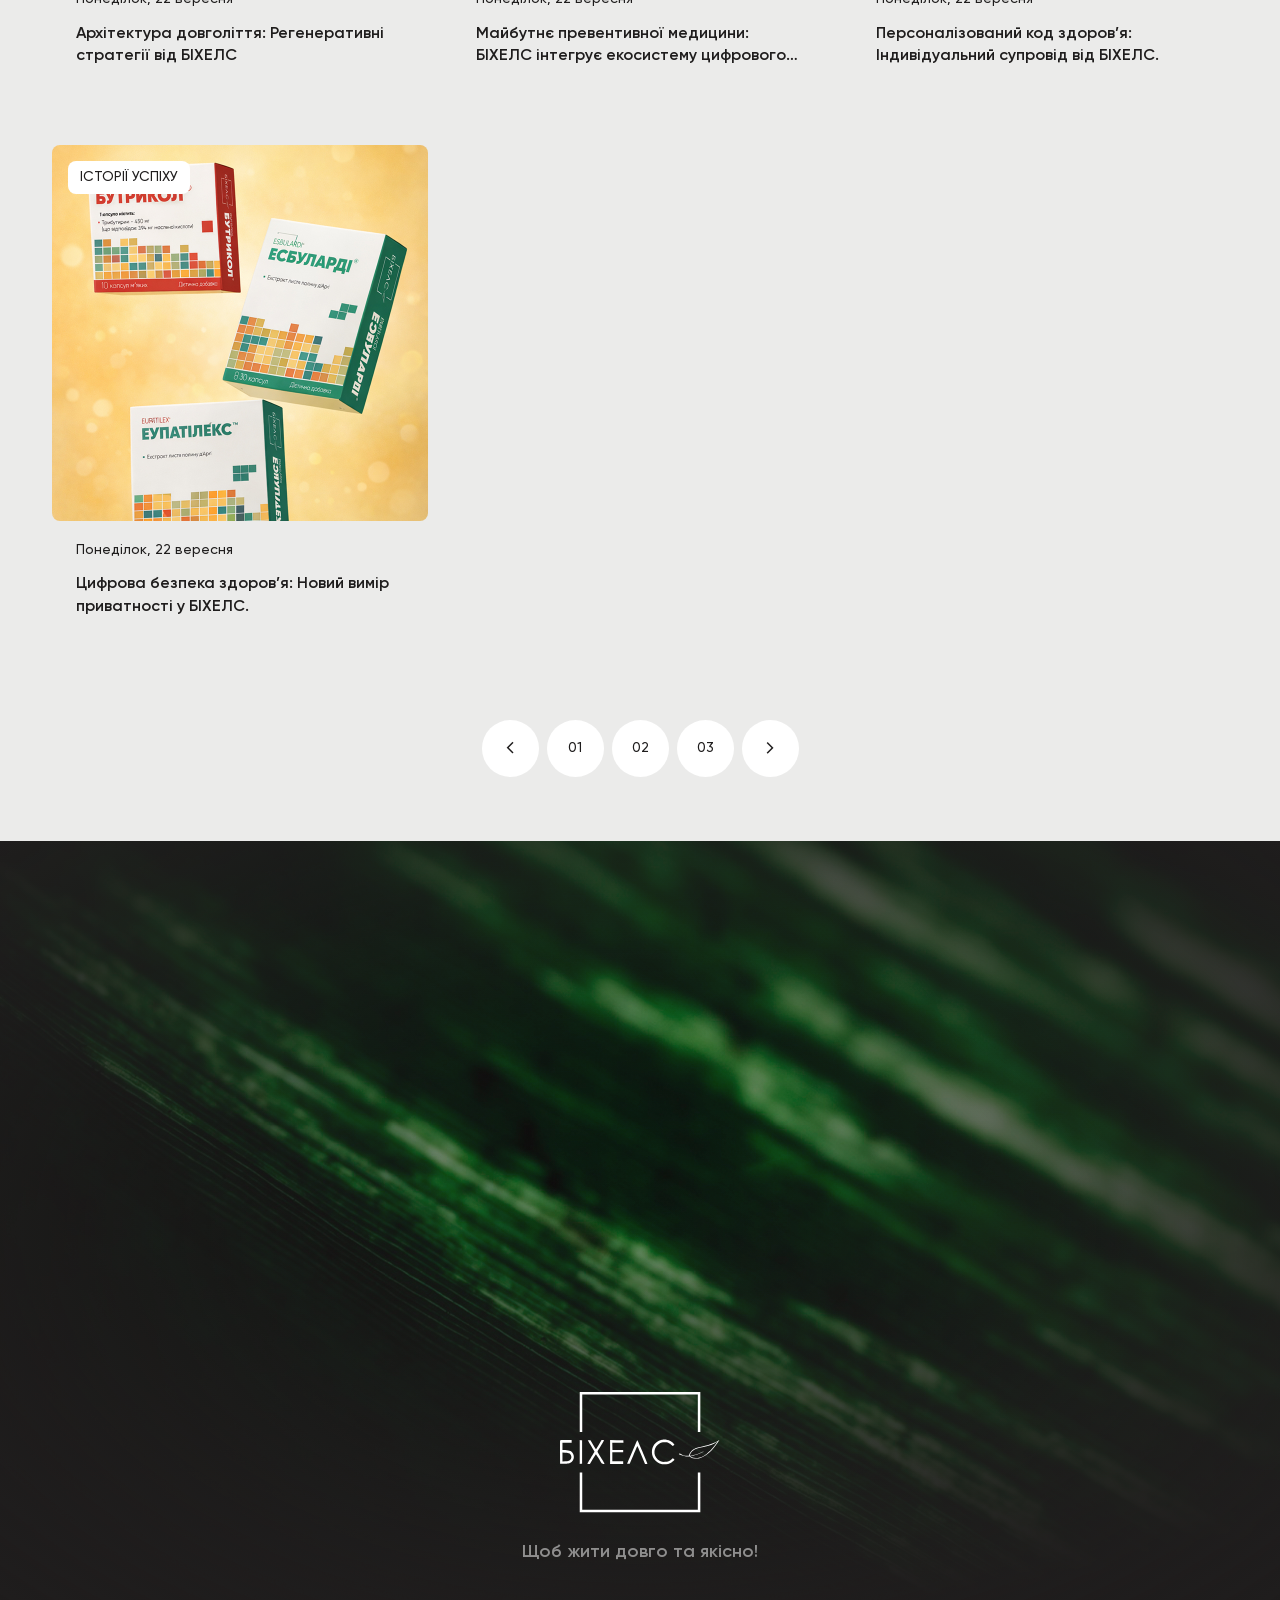
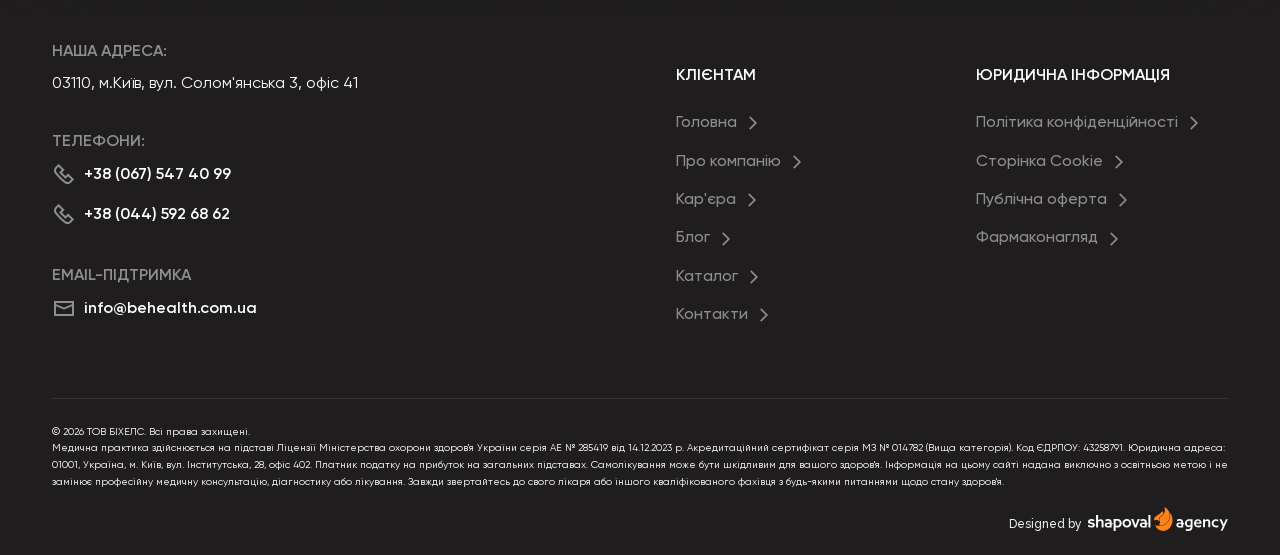
<file: blog.html>
<!DOCTYPE html>
<html lang="uk">

<head>
    <meta charset="UTF-8">
    <meta name="viewport" content="width=device-width, initial-scale=1.0">
    <title>Behealth — Політика використання файлів Cookie</title>

    <!-- Lib Styles -->
    <link rel="stylesheet" href="css/lib/swiper.min.css">
    <link rel="stylesheet" href="css/lib/fancybox.min.css">
    <link rel="stylesheet" href="css/lib/aos.min.css">

    <!-- Styles -->
    <link rel="stylesheet" href="css/fonts.css">
    <link rel="stylesheet" href="css/icons.css">
    <link rel="stylesheet" href="css/variables.css">
    <link rel="stylesheet" href="css/reset.css">
    <link rel="stylesheet" href="css/style.css">
    <link rel="stylesheet" href="css/header.css">

    <!-- Favicon -->
    <link rel="icon" href="img/favicon.ico" type="image/x-icon">
</head>

<body>

    <!-- Header -->
    <header class="header" role="banner">
        <div class="container">

            <nav class="nav" aria-label="Головна навігація">
                <a href="index.html" class="nav__logo">
                    <img src="img/logo.svg" width="150" height="23" alt="Behealth Logo">
                </a>

                <ul class="nav__list">
                    <li class="nav__item">
                        <a href="index.html" class="nav__link">Головна</a>
                    </li>
                    <li class="nav__item nav__item--has-sub">
                        <button class="nav__link nav__link--sub-trigger" type="button" aria-expanded="false"
                            aria-haspopup="true">
                            Про компанію
                            <i class="icon-Namearrow_down" aria-hidden="true"></i>
                        </button>
                        <ul class="nav__submenu">
                            <li><a href="mission.html" class="nav__sublink">Місія та візія <i class="icon-Namearrow-right-down"
                                        aria-hidden="true"></i></a></li>
                            <li><a href="about.html" class="nav__sublink">Корпоративні цінності <i
                                        class="icon-Namearrow-right-down" aria-hidden="true"></i></a></li>
                            <li><a href="pharmacovigilance.html" class="nav__sublink">Сторінка фармаконагляду <i
                                        class="icon-Namearrow-right-down" aria-hidden="true"></i></a></li>
                        </ul>
                    </li>
                    <li class="nav__item">
                        <a href="career.html" class="nav__link">Кар'єра</a>
                    </li>
                    <li class="nav__item">
                        <a href="blog.html" class="nav__link">Блог</a>
                    </li>
                    <li class="nav__item nav__item--has-sub">
                        <button class="nav__link nav__link--sub-trigger" type="button">
                            Каталог
                            <i class="icon-Namearrow_down"></i>
                        </button>
                        <ul class="nav__submenu nav__submenu--catalog">
                            <li><a href="catalog.html" class="nav__sublink">Усі препарати <i
                                        class="icon-Namearrow-right-down"></i></a></li>
                            <li><a href="#" class="nav__sublink">Здоров'я нирок <i
                                        class="icon-Namearrow-right-down"></i></a></li>
                            <li><a href="#" class="nav__sublink">Чоловіче здоров'я <i
                                        class="icon-Namearrow-right-down"></i></a></li>
                            <li><a href="#" class="nav__sublink">Здоров'я ШКТ <i
                                        class="icon-Namearrow-right-down"></i></a></li>
                            <li><a href="#" class="nav__sublink">Жіноче здоров'я <i
                                        class="icon-Namearrow-right-down"></i></a></li>
                            <li><a href="#" class="nav__sublink">Здоров'я ендо-системи <i
                                        class="icon-Namearrow-right-down"></i></a></li>
                            <li><a href="#" class="nav__sublink">Дитяче здоров'я <i
                                        class="icon-Namearrow-right-down"></i></a></li>
                            <li><a href="#" class="nav__sublink">Вітаміни та мінерали <i
                                        class="icon-Namearrow-right-down"></i></a></li>
                            <li><a href="#" class="nav__sublink">Гриби <i class="icon-Namearrow-right-down"></i></a>
                            </li>
                        </ul>
                    </li>
                    <li class="nav__item">
                        <a href="contact.html" class="nav__link">Контакти</a>
                    </li>
                </ul>
                <a href="vacancy.html" class="nav__link-vacancies btn btn--black">Вакансії
                    <i class="icon-Namearrow-right-up" aria-hidden="true"></i>
                </a>
                <button class="burger btn btn--transparent" type="button" aria-label="Відкрити меню"
                    aria-expanded="false" aria-controls="mobile-menu">
                    Меню
                    <i class="icon-Nameplus" aria-hidden="true"></i>
                </button>
            </nav>

            <div class="mobile-menu" id="mobile-menu" aria-hidden="true">
                <ul class="mobile-menu__list">
                    <li class="mobile-menu__item"><a href="index.html" class="mobile-menu__link">Головна</a></li>
                    <li class="mobile-menu__item mobile-menu__item--has-sub">
                        <button class="mobile-menu__link mobile-menu__link--sub-trigger" type="button"
                            aria-expanded="false" aria-haspopup="true">
                            Про компанію <i class="icon-Namearrow_down" aria-hidden="true"></i>
                        </button>
                        <ul class="mobile-menu__submenu">
                            <li><a href="mission.html" class="mobile-menu__sublink">Місія та візія <i
                                        class="icon-Namearrow-right-down" aria-hidden="true"></i></a></li>
                            <li><a href="about.html" class="mobile-menu__sublink">Корпоративні цінності <i
                                        class="icon-Namearrow-right-down" aria-hidden="true"></i></a></li>
                            <li><a href="pharmacovigilance.html" class="mobile-menu__sublink">Сторінка фармаконагляду <i
                                        class="icon-Namearrow-right-down" aria-hidden="true"></i></a></li>
                        </ul>
                    </li>
                    <li class="mobile-menu__item"><a href="career.html" class="mobile-menu__link">Кар'єра</a></li>
                    <li class="mobile-menu__item"><a href="blog.html" class="mobile-menu__link">Блог</a></li>
                    <li class="mobile-menu__item mobile-menu__item--has-sub">
                        <button class="mobile-menu__link mobile-menu__link--sub-trigger" type="button">
                            Каталог <i class="icon-Namearrow_down" aria-hidden="true"></i>
                        </button>
                        <ul class="mobile-menu__submenu">
                            <li><a href="catalog.html" class="mobile-menu__sublink">Усі препарати <i
                                        class="icon-Namearrow-right-down"></i></a></li>
                            <li><a href="#" class="mobile-menu__sublink">Чоловіче здоров'я <i
                                        class="icon-Namearrow-right-down"></i></a></li>
                            <li><a href="#" class="mobile-menu__sublink">Жіноче здоров'я <i
                                        class="icon-Namearrow-right-down"></i></a></li>
                            <li><a href="#" class="mobile-menu__sublink">Здоров'я нирок <i
                                        class="icon-Namearrow-right-down"></i></a></li>
                            <li><a href="#" class="mobile-menu__sublink">Здоров'я ШКТ <i
                                        class="icon-Namearrow-right-down"></i></a></li>
                            <li><a href="#" class="mobile-menu__sublink">Здоров'я ендо-системи <i
                                        class="icon-Namearrow-right-down"></i></a></li>
                            <li><a href="#" class="mobile-menu__sublink">Вітаміни та мінерали <i
                                        class="icon-Namearrow-right-down"></i></a></li>
                            <li><a href="#" class="mobile-menu__sublink">Дитяче здоров'я <i
                                        class="icon-Namearrow-right-down"></i></a></li>
                            <li><a href="#" class="mobile-menu__sublink">Гриби <i
                                        class="icon-Namearrow-right-down"></i></a></li>
                        </ul>
                    </li>
                    <li class="mobile-menu__item"><a href="contact.html" class="mobile-menu__link">Контакти</a></li>
                </ul>
                <address class="mobile-menu__address">
                    <p class="mobile-menu__address-title">НАША АДРЕСА:</p>
                    <p class="mobile-menu__address-text">03110, м.Київ, вул. Солом'янська 3, офіс 41</p>
                    <p class="mobile-menu__address-title">ТЕЛЕФОНИ:</p>
                    <a href="tel:+380675474099" class="mobile-menu__contact-link mobile-menu__contact-link--phone"><i
                            class="icon-Namephone-m" aria-hidden="true"></i> +38 (067) 547 40 99</a>
                    <a href="tel:+380445926862" class="mobile-menu__contact-link mobile-menu__contact-link--phone"><i
                            class="icon-Namephone-m" aria-hidden="true"></i> +38 (044) 592 68 62</a>
                    <p class="mobile-menu__address-title">EMAIL-ПІДТРИМКА</p>
                    <a href="mailto:info@behealth.com.ua"
                        class="mobile-menu__contact-link mobile-menu__contact-link--email"><i class="icon-Nameemail-m"
                            aria-hidden="true"></i> info@behealth.com.ua</a>
                </address>
            </div>

        </div>
    </header>

    <!-- Main -->
    <main class="main">

        <section class="hero--big hero--big--vacancy hero--big--contact">
            <div class="container">
                <div class="breadcrumbs">
                    <ul class="breadcrumbs__list">
                        <li class="breadcrumbs__item">
                            <a href="index.html" class="breadcrumbs__link">Головна</a>
                        </li>
                        <li class="breadcrumbs__item" aria-current="page">
                            <span class="breadcrumbs__text">Блог і новини</span>
                        </li>
                    </ul>
                </div>
                <div class="hero--big__content">
                    <span class="badge">Блог і новини</span>
                    <h1>Будьте в курсі останніх новин, статей і досліджень від БІХЕЛС</h1>
                    <p>Досліджуйте майбутнє превентивної медицини та технологічні тренди разом із нами. Ваше джерело інноваційних інсайтів у світі сучасного піклування про себе.</p>
                </div>
            </div>
        </section>

        <div class="blog--page">
            <div class="container">
                <div class="blog--page-tabs">
                    <button class="blog--page-tab blog--page-tab--active" type="button" aria-selected="true"
                        aria-controls="tab-content-1" id="tab-1">Всі категорії</button>
                    <button class="blog--page-tab" type="button" aria-selected="false" aria-controls="tab-content-2"
                        id="tab-2">Новини</button>
                    <button class="blog--page-tab" type="button" aria-selected="false" aria-controls="tab-content-3"
                        id="tab-3">Статті</button>
                    <button class="blog--page-tab" type="button" aria-selected="false" aria-controls="tab-content-4"
                        id="tab-4">Дослідження</button>
                    <button class="blog--page-tab" type="button" aria-selected="false" aria-controls="tab-content-5"
                        id="tab-5">Соціальна відповідальність</button>
                    <button class="blog--page-tab" type="button" aria-selected="false" aria-controls="tab-content-6"
                        id="tab-6">Історії успіху</button>
                </div>
                <div class="blog--page-contents">
                    <article class="blog--page-contents-article">
                        <a href="article.html" class="blog--page-contents-link">
                            <div class="blog--page-contents-article-img">
                                <img src="img/blog--page1.jpg" width="376" height="376" loading="lazy" alt="">
                                <span class="badge">НОВИНИ</span>
                            </div>
                            <div class="blog--page-contents-article-content">
                                <time datetime="2024-09-22">Понеділок, 22 вересня</time>
                                <h3>Майбутнє превентивної медицини: БІХЕЛС інтегрує екосистему цифрового моніторингу здоров’я</h3>
                            </div>
                        </a>
                    </article>
                    <article class="blog--page-contents-article">
                        <a href="article.html" class="blog--page-contents-link">
                            <div class="blog--page-contents-article-img">
                                <img src="img/blog--page2.jpg" width="376" height="376" loading="lazy" alt="">
                                <span class="badge">НОВИНИ</span>
                            </div>
                            <div class="blog--page-contents-article-content">
                                <time datetime="2024-09-22">Понеділок, 22 вересня</time>
                                <h3>Персоналізований код здоров’я: Індивідуальний супровід від БІХЕЛС</h3>
                            </div>
                        </a>
                    </article>
                    <article class="blog--page-contents-article">
                        <a href="article.html" class="blog--page-contents-link">
                            <div class="blog--page-contents-article-img">
                                <img src="img/blog--page3.jpg" width="376" height="376" loading="lazy" alt="">
                                <span class="badge">НОВИНИ</span>
                            </div>
                            <div class="blog--page-contents-article-content">
                                <time datetime="2024-09-22">Понеділок, 22 вересня</time>
                                <h3>Цифрова безпека здоров’я: Новий вимір приватності у БІХЕЛС</h3>
                            </div>
                        </a>
                    </article>
                    <article class="blog--page-contents-article">
                        <a href="article.html" class="blog--page-contents-link">
                            <div class="blog--page-contents-article-img">
                                <img src="img/blog--page4.jpg" width="376" height="376" loading="lazy" alt="">
                                <span class="badge">СТАТТІ</span>
                            </div>
                            <div class="blog--page-contents-article-content">
                                <time datetime="2024-09-22">Понеділок, 22 вересня</time>
                                <h3>Архітектура довголіття: Регенеративні стратегії від БІХЕЛС</h3>
                            </div>
                        </a>
                    </article>
                    <article class="blog--page-contents-article">
                        <a href="article.html" class="blog--page-contents-link">
                            <div class="blog--page-contents-article-img">
                                <img src="img/blog--page1.jpg" width="376" height="376" loading="lazy" alt="">
                                <span class="badge">ДОСЛІДЖЕННЯ</span>
                            </div>
                            <div class="blog--page-contents-article-content">
                                <time datetime="2024-09-22">Понеділок, 22 вересня</time>
                                <h3>Майбутнє превентивної медицини: БІХЕЛС інтегрує екосистему цифрового моніторингу здоров’я</h3>
                            </div>
                        </a>
                    </article>
                    <article class="blog--page-contents-article">
                        <a href="article.html" class="blog--page-contents-link">
                            <div class="blog--page-contents-article-img">
                                <img src="img/blog--page2.jpg" width="376" height="376" loading="lazy" alt="">
                                <span class="badge">СОЦІАЛЬНА ВІДПОВІДАЛЬНІСТЬ</span>
                            </div>
                            <div class="blog--page-contents-article-content">
                                <time datetime="2024-09-22">Понеділок, 22 вересня</time>
                                <h3>Персоналізований код здоров’я: Індивідуальний супровід від БІХЕЛС.</h3>
                            </div>
                        </a>
                    </article>
                    <article class="blog--page-contents-article">
                        <a href="article.html" class="blog--page-contents-link">
                            <div class="blog--page-contents-article-img">
                                <img src="img/blog--page4.jpg" width="376" height="376" loading="lazy" alt="">
                                <span class="badge">Історії успіху</span>
                            </div>
                            <div class="blog--page-contents-article-content">
                                <time datetime="2024-09-22">Понеділок, 22 вересня</time>
                                <h3>Цифрова безпека здоров’я: Новий вимір приватності у БІХЕЛС.</h3>
                            </div>
                        </a>
                    </article>
                </div>
                <div class="pagination">
                    <ul class="pagination-list">
                        <li class="pagination__item">
                            <a href="#" class="pagination__link">
                                <i class="icon-Namearrow_back" aria-hidden="true"></i>
                            </a>
                        </li>       
                        <li class="pagination__item pagination__item--active"><a href="#" class="pagination__link">01</a></li>
                        <li class="pagination__item"><a href="#" class="pagination__link">02</a></li>                
                        <li class="pagination__item"><a href="#" class="pagination__link">03</a></li> 
                        <li class="pagination__item">
                            <a href="#" class="pagination__link">
                                <i class="icon-Namearrow_forward" aria-hidden="true"></i>       
                            </a>
                        </li>          
                    </ul>
                </div>
            </div>
        </div>



        <div class="banner">
            <div class="banner-image">
                <img src="img/logo-white.svg" width="160" height="160" loading="lazy"
                    alt="Логотип медичної компанії «Біхелс»">
            </div>
            <h3>Щоб жити довго та якісно!</h3>
            <div class="banner-bg">
                <img src="img/banner-blog.png" width="1920" height="776" loading="lazy" alt="">
            </div>
        </div>

    </main>

    <!-- Footer -->
    <footer class="footer" role="contentinfo">
        <div class="container">

            <div class="footer__body" data-aos="fade-up" data-aos-anchor-placement="top-bottom">

                <address class="footer__contacts">
                    <p class="footer__contacts-label">НАША АДРЕСА:</p>
                    <p class="footer__contacts-address">03110, м.Київ, вул. Солом'янська 3, офіс 41</p>

                    <p class="footer__contacts-label">ТЕЛЕФОНИ:</p>
                    <ul class="footer__contacts-list" role="list">
                        <li class="footer__contacts-item">
                            <a href="tel:+380675474099" class="footer__contacts-link footer__contacts-link--phone">
                                <i class="icon-Namephone-m" aria-hidden="true"></i>
                                +38 (067) 547 40 99
                            </a>
                        </li>
                        <li class="footer__contacts-item">
                            <a href="tel:+380445926862" class="footer__contacts-link footer__contacts-link--phone">
                                <i class="icon-Namephone-m" aria-hidden="true"></i>
                                +38 (044) 592 68 62
                            </a>
                        </li>
                    </ul>

                    <p class="footer__contacts-label">EMAIL-ПІДТРИМКА</p>
                    <a href="mailto:info@behealth.com.ua" class="footer__contacts-link footer__contacts-link--email">
                        <i class="icon-Nameemail-m" aria-hidden="true"></i>
                        info@behealth.com.ua
                    </a>
                </address>

                <div class="footer__nav">
                    <nav class="footer__nav-col" aria-label="Клієнтам">
                        <h3 class="footer__nav-heading">Клієнтам</h3>
                        <ul class="footer__nav-list" role="list">
                            <li class="footer__nav-item"><a href="index.html" class="footer__nav-link">Головна</a></li>
                            <li class="footer__nav-item"><a href="about.html" class="footer__nav-link">Про компанію</a></li>
                            <li class="footer__nav-item"><a href="vacancy.html" class="footer__nav-link">Кар'єра</a></li>
                            <li class="footer__nav-item"><a href="blog.html" class="footer__nav-link">Блог</a></li>
                            <li class="footer__nav-item"><a href="catalog.html" class="footer__nav-link">Каталог</a></li>
                            <li class="footer__nav-item"><a href="contact.html" class="footer__nav-link">Контакти</a></li>
                        </ul>
                    </nav>
                    <nav class="footer__nav-col" aria-label="Юридична інформація">
                        <h3 class="footer__nav-heading">Юридична інформація</h3>
                        <ul class="footer__nav-list" role="list">
                            <li class="footer__nav-item"><a href="privacy-policy.html" class="footer__nav-link">Політика
                                    конфіденційності</a></li>
                            <li class="footer__nav-item"><a href="cookie-policy.html" class="footer__nav-link">Сторінка
                                    Cookie</a></li>
                            <li class="footer__nav-item"><a href="public-offer.html" class="footer__nav-link">Публічна
                                    оферта</a></li>
                            <li class="footer__nav-item"><a href="pharmacovigilance.html"
                                    class="footer__nav-link">Фармаконагляд</a></li>
                        </ul>
                    </nav>
                </div>

            </div>

            <div class="footer__bottom">
                <div class="footer__bottom-contents">
                    <p class="footer__bottom-copy">
                        <small>© 2026 ТОВ БІХЕЛС. Всі права захищені.</small>
                    </p>
                    <p class="footer__bottom-legal">
                        <small>Медична практика здійснюється на підставі Ліцензії Міністерства охорони здоров'я України
                            серія АЕ №&nbsp;285419 від 14.12.2023 р. Акредитаційний сертифікат серія МЗ №&nbsp;014782
                            (Вища категорія). Код ЄДРПОУ: 43258791. Юридична адреса: 01001, Україна, м. Київ, вул.
                            Інститутська, 28, офіс 402. Платник податку на прибуток на загальних підставах.
                            Самолікування може бути шкідливим для вашого здоров'я. Інформація на цьому сайті надана
                            виключно з освітньою метою і не замінює професійну медичну консультацію, діагностику або
                            лікування. Завжди звертайтесь до свого лікаря або іншого кваліфікованого фахівця з
                            будь-якими питаннями щодо стану здоров'я.</small>
                    </p>
                </div>
                <p class="footer__bottom-dev">
                    Designed by <a href="https://shapoval.agency" class="footer__bottom-dev-link" target="_blank"
                        rel="noopener noreferrer">
                        <img src="img/logo-brand.svg" width="140" height="24" alt="">
                    </a>
                </p>
            </div>

        </div>
    </footer>

    <!-- Lib Scripts -->
    <script src="js/lib/lenis.min.js"></script>
    <script src="js/lib/swiper.min.js"></script>
    <script src="js/lib/fancybox.umd.js"></script>
    <script src="js/lib/simpleParallax.min.js"></script>
    <script src="js/lib/aos.min.js"></script>

    <!-- Scripts -->
    <script src="js/main.js"></script>
</body>

</html>
</file>
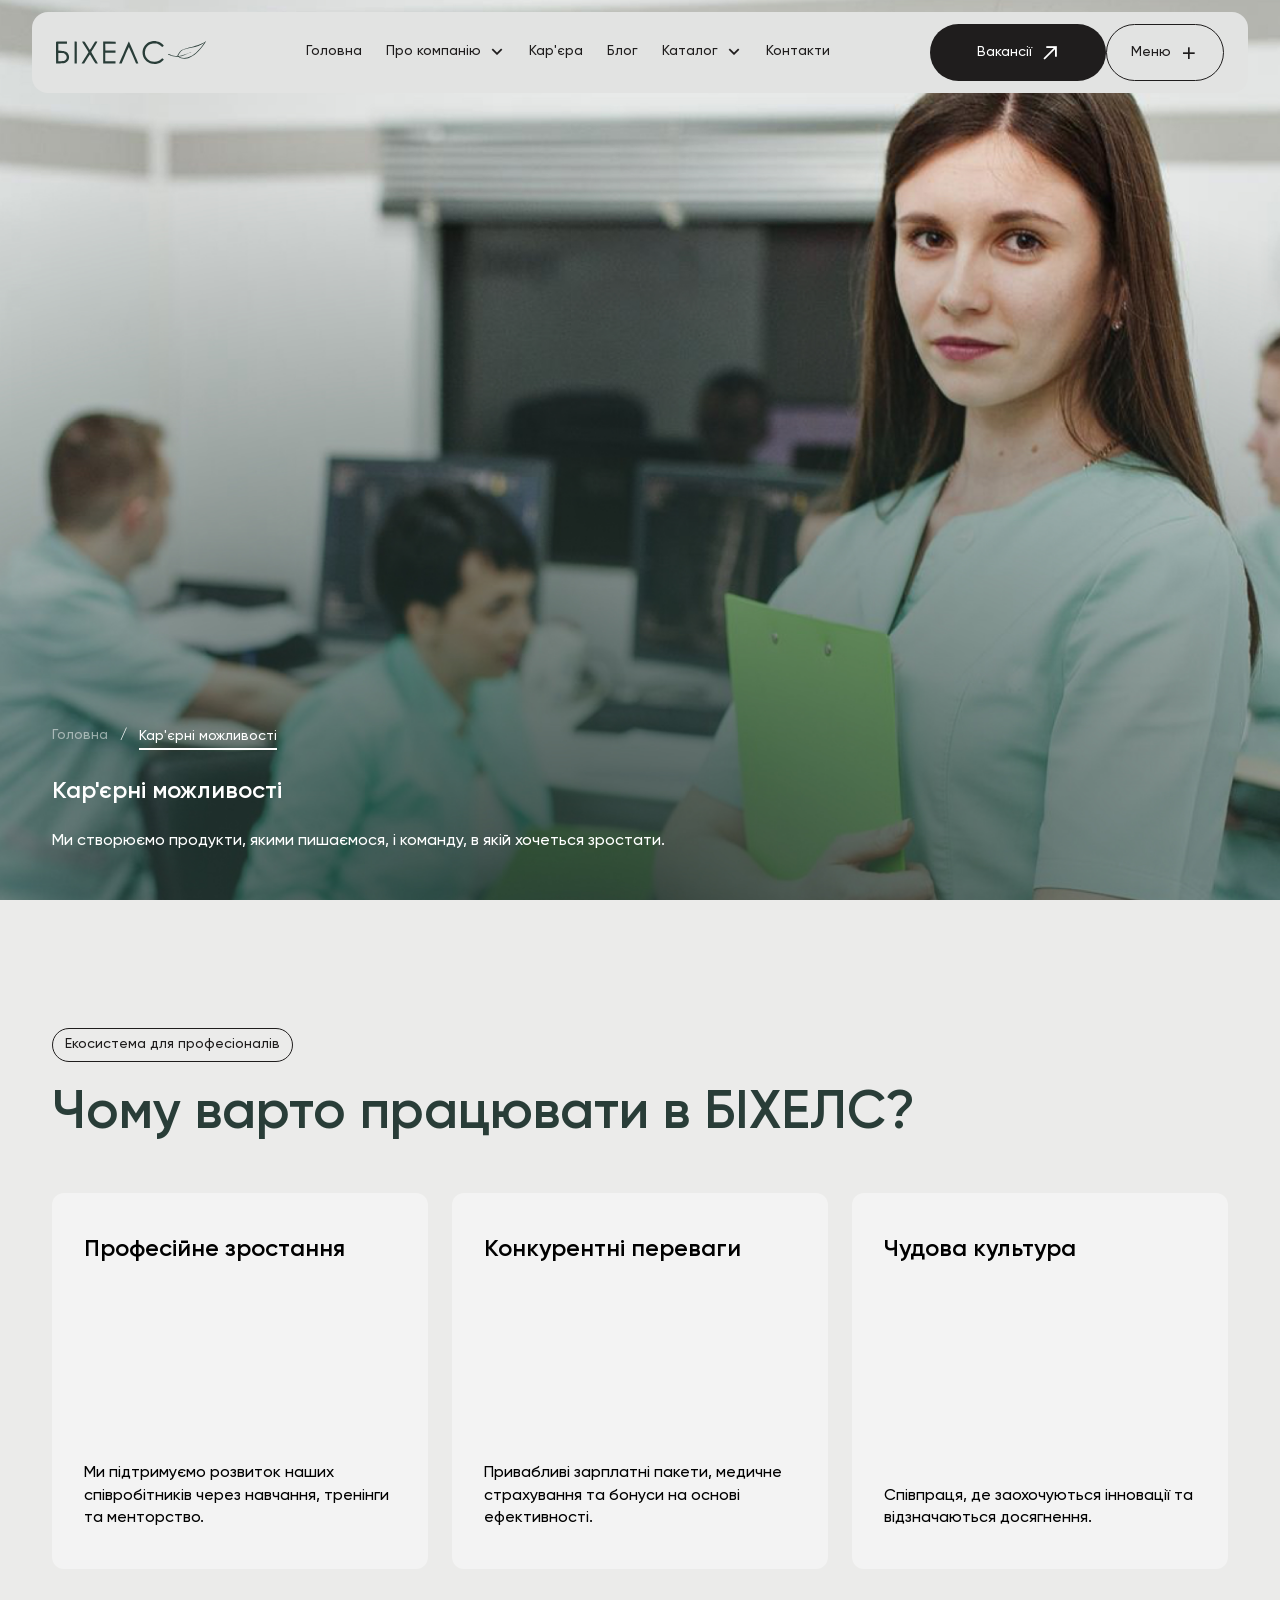
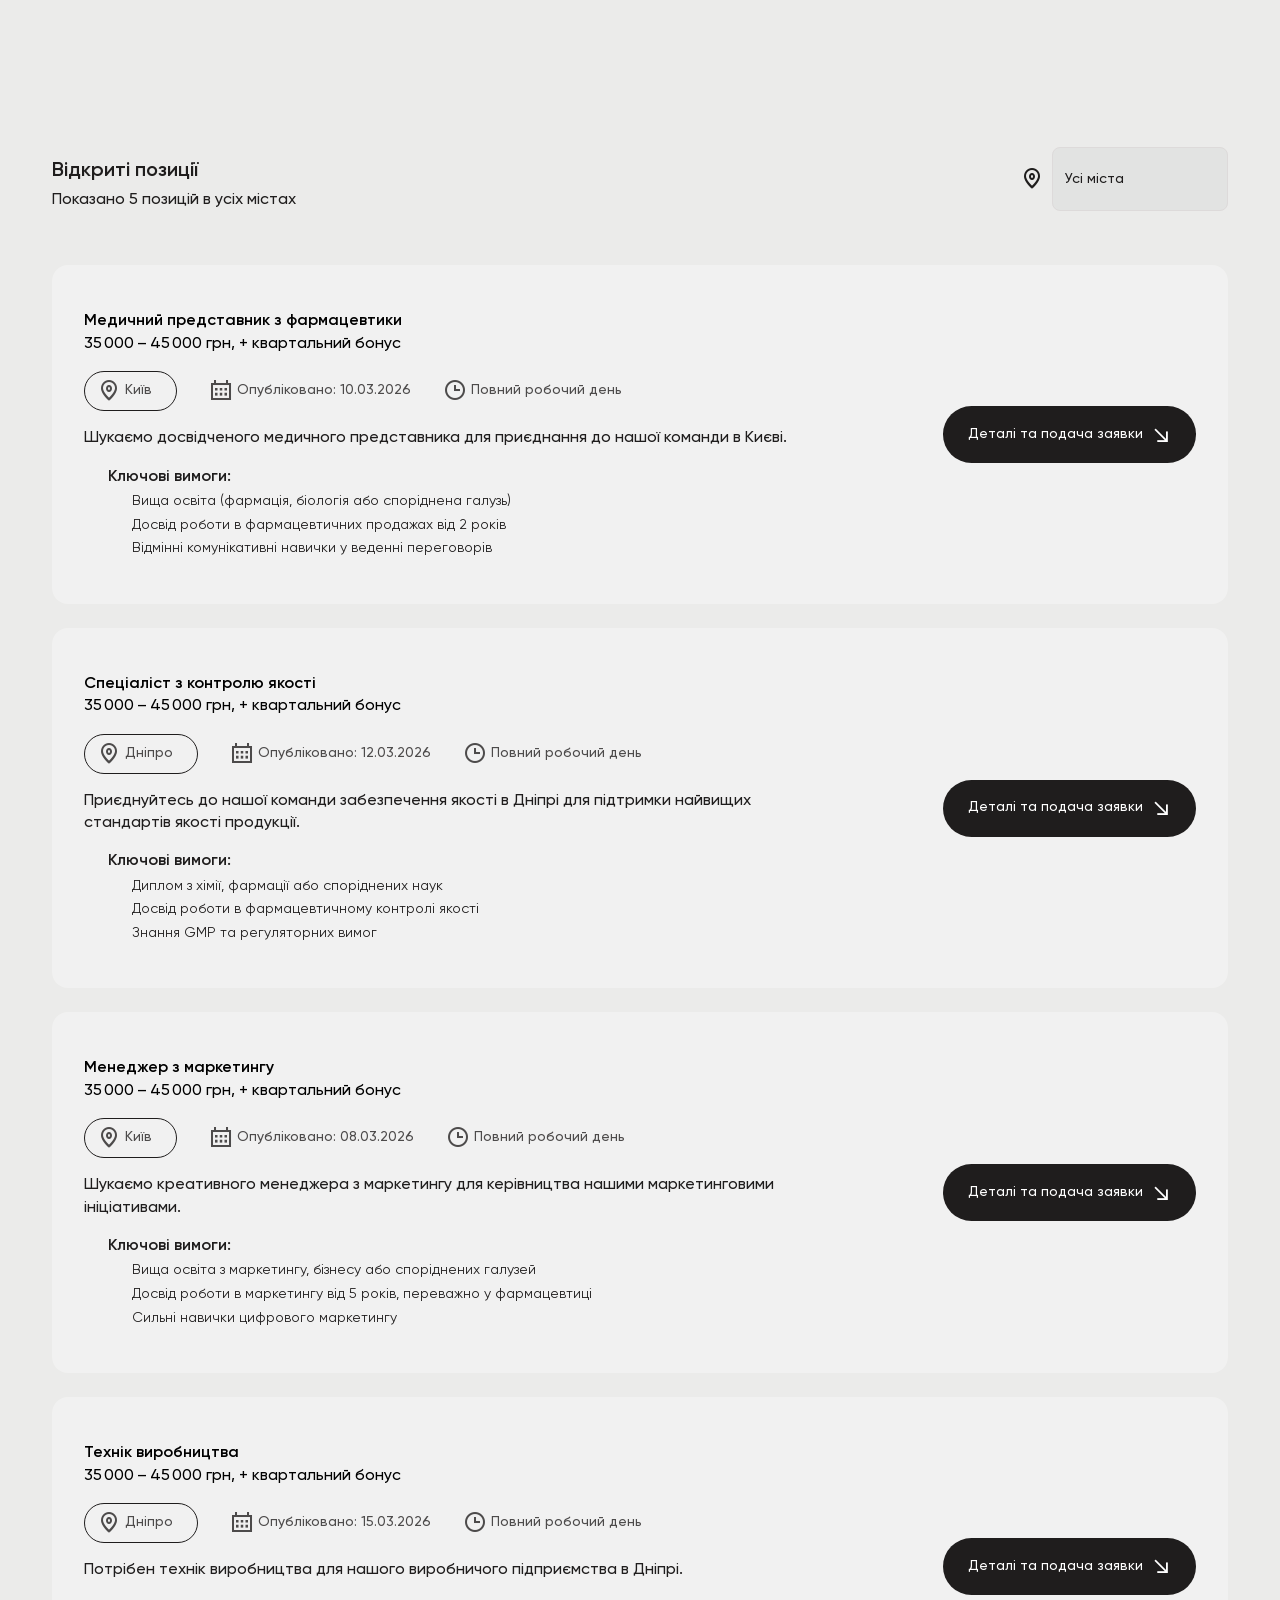
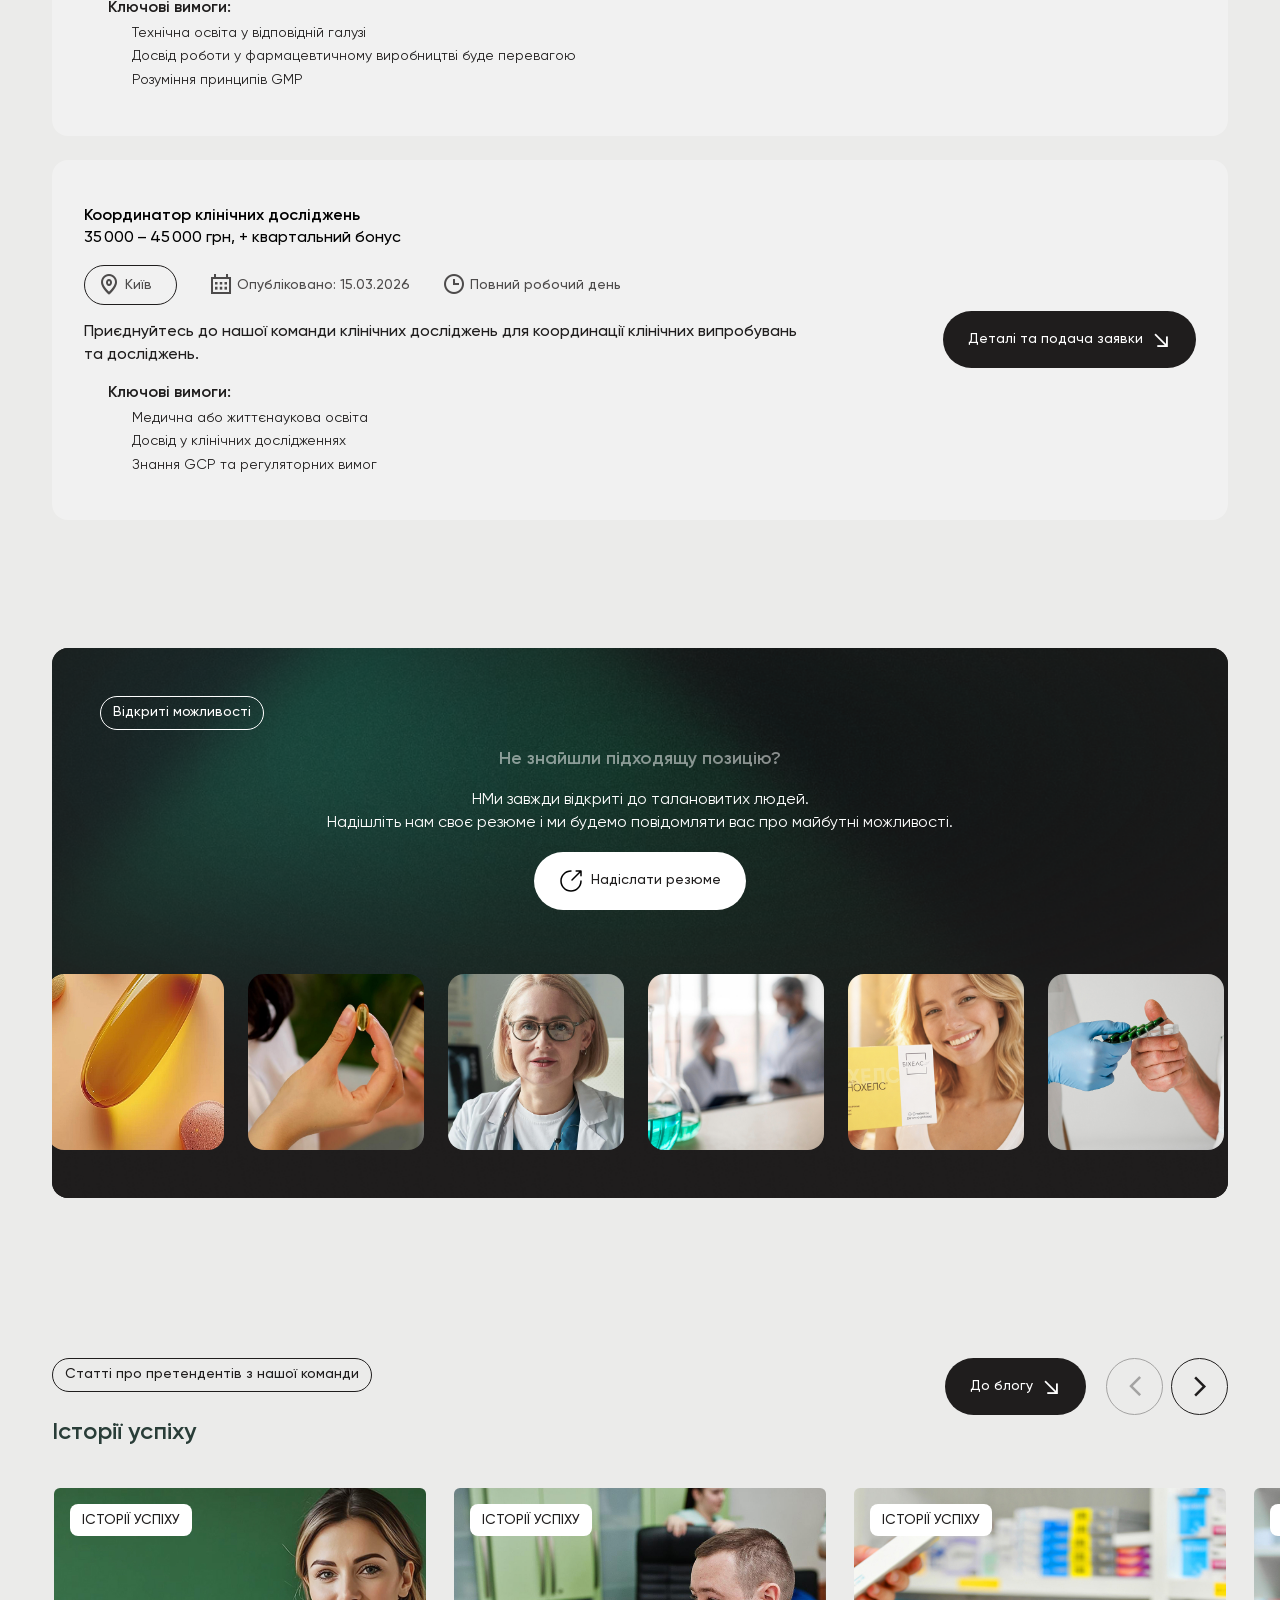
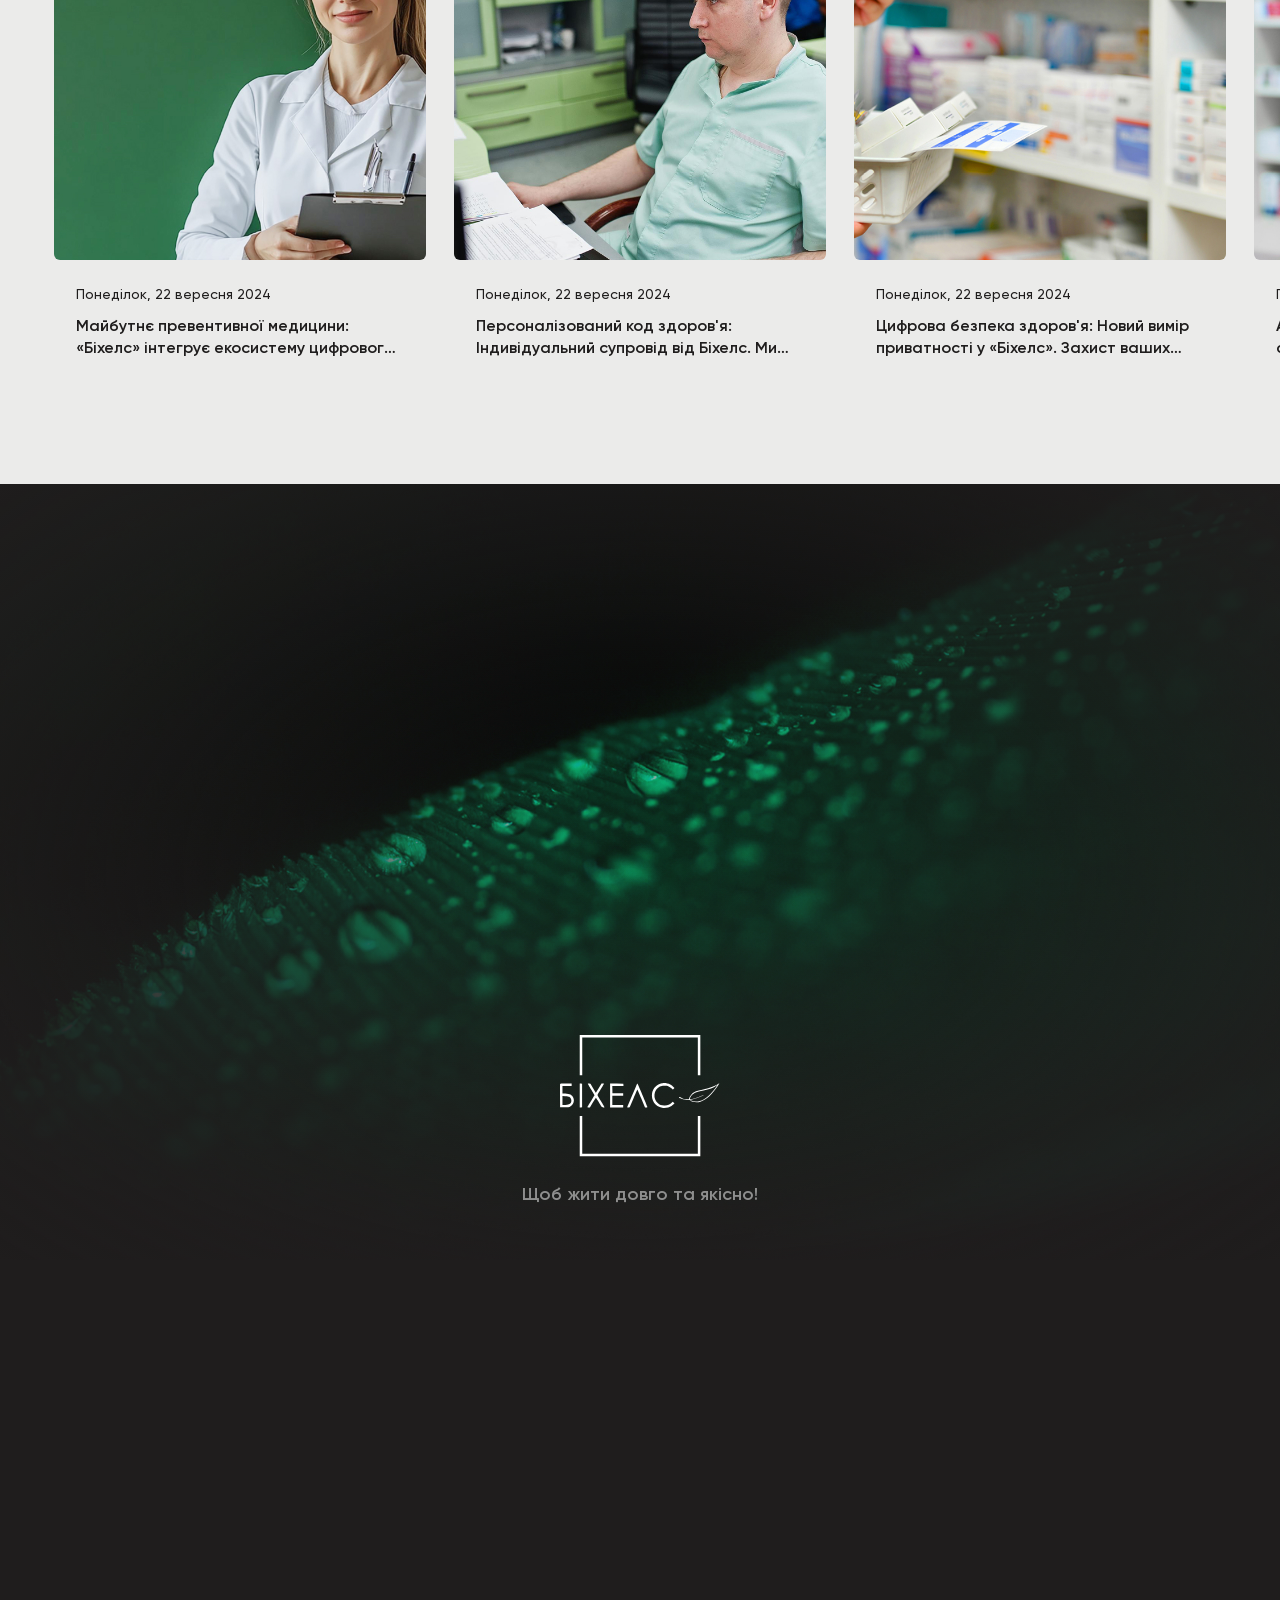
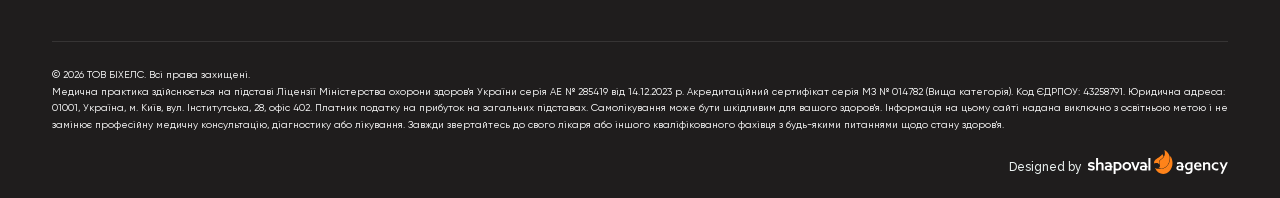
<file: career.html>
<!DOCTYPE html>
<html lang="uk">

<head>
    <meta charset="UTF-8">
    <meta name="viewport" content="width=device-width, initial-scale=1.0">
    <title>Behealth</title>

    <!-- Lib Styles -->
    <link rel="stylesheet" href="css/lib/swiper.min.css">
    <link rel="stylesheet" href="css/lib/fancybox.min.css">
    <link rel="stylesheet" href="css/lib/aos.min.css">

    <!-- Styles -->
    <link rel="stylesheet" href="css/fonts.css">
    <link rel="stylesheet" href="css/icons.css">
    <link rel="stylesheet" href="css/variables.css">
    <link rel="stylesheet" href="css/reset.css">
    <link rel="stylesheet" href="css/style.css">
    <link rel="stylesheet" href="css/header.css">

    <!-- Favicon -->
    <link rel="icon" href="img/favicon.ico" type="image/x-icon">
</head>

<body>

    <!-- Header -->
    <header class="header" role="banner">
        <div class="container">

            <nav class="nav" aria-label="Головна навігація">
                <!-- Лого -->
                <a href="index.html" class="nav__logo">
                    <img src="img/logo.svg" width="150" height="23" alt="Behealth Logo">
                </a>

                <!-- Desktop меню -->
                <ul class="nav__list">
                    <li class="nav__item">
                        <a href="index.html" class="nav__link">Головна</a>
                    </li>
                    <li class="nav__item nav__item--has-sub">
                        <button class="nav__link nav__link--sub-trigger" type="button" aria-expanded="false"
                            aria-haspopup="true">
                            Про компанію
                            <i class="icon-Namearrow_down" aria-hidden="true"></i>
                        </button>
                        <ul class="nav__submenu">
                            <li><a href="mission.html" class="nav__sublink">Місія та візія <i class="icon-Namearrow-right-down"
                                        aria-hidden="true"></i></a></li>
                            <li><a href="about.html" class="nav__sublink">Корпоративні цінності <i
                                        class="icon-Namearrow-right-down" aria-hidden="true"></i></a></li>
                            <li><a href="pharmacovigilance.html" class="nav__sublink">Сторінка фармаконагляду <i
                                        class="icon-Namearrow-right-down" aria-hidden="true"></i></a></li>
                        </ul>
                    </li>
                    <li class="nav__item">
                        <a href="career.html" class="nav__link">Кар'єра</a>
                    </li>
                    <li class="nav__item">
                        <a href="blog.html" class="nav__link">Блог</a>
                    </li>
                    <li class="nav__item nav__item--has-sub">
                        <button class="nav__link nav__link--sub-trigger" type="button">
                            Каталог
                            <i class="icon-Namearrow_down"></i>
                        </button>
                        <ul class="nav__submenu nav__submenu--catalog">
                            <li><a href="catalog.html" class="nav__sublink">Усі препарати <i
                                        class="icon-Namearrow-right-down"></i></a></li>
                            <li><a href="#" class="nav__sublink">Здоров'я нирок <i
                                        class="icon-Namearrow-right-down"></i></a></li>
                            <li><a href="#" class="nav__sublink">Чоловіче здоров'я <i
                                        class="icon-Namearrow-right-down"></i></a></li>
                            <li><a href="#" class="nav__sublink">Здоров'я ШКТ <i
                                        class="icon-Namearrow-right-down"></i></a></li>
                            <li><a href="#" class="nav__sublink">Жіноче здоров'я <i
                                        class="icon-Namearrow-right-down"></i></a></li>
                            <li><a href="#" class="nav__sublink">Здоров'я ендо-системи <i
                                        class="icon-Namearrow-right-down"></i></a>
                            </li>
                            <li><a href="#" class="nav__sublink">Дитяче здоров’я <i
                                        class="icon-Namearrow-right-down"></i></a></li>
                            <li><a href="#" class="nav__sublink">Вітаміни та мінерали <i
                                        class="icon-Namearrow-right-down"></i></a>
                            </li>
                            <li><a href="#" class="nav__sublink">Гриби <i class="icon-Namearrow-right-down"></i></a>
                            </li>
                        </ul>
                    </li>
                    <li class="nav__item">
                        <a href="contact.html" class="nav__link">Контакти</a>
                    </li>
                </ul>
                <a href="vacancy.html" class="nav__link-vacancies btn btn--black">Вакансії
                    <i class="icon-Namearrow-right-up" aria-hidden="true"></i>
                </a>
                <!-- Burger button -->
                <button class="burger btn btn--transparent" type="button" aria-label="Відкрити меню"
                    aria-expanded="false" aria-controls="mobile-menu">
                    Меню
                    <i class="icon-Nameplus" aria-hidden="true"></i>
                </button>
            </nav>

            <!-- Mobile menu -->
            <div class="mobile-menu" id="mobile-menu" aria-hidden="true">
                <ul class="mobile-menu__list">
                    <li class="mobile-menu__item">
                        <a href="index.html" class="mobile-menu__link">Головна</a>
                    </li>
                    <li class="mobile-menu__item mobile-menu__item--has-sub">
                        <button class="mobile-menu__link mobile-menu__link--sub-trigger" type="button"
                            aria-expanded="false" aria-haspopup="true">
                            Про компанію
                            <i class="icon-Namearrow_down" aria-hidden="true"></i>
                        </button>
                        <ul class="mobile-menu__submenu">
                            <li><a href="mission.html" class="mobile-menu__sublink">Місія та візія <i
                                        class="icon-Namearrow-right-down" aria-hidden="true"></i></a></li>
                            <li><a href="about.html" class="mobile-menu__sublink">Корпоративні цінності <i
                                        class="icon-Namearrow-right-down" aria-hidden="true"></i></a></li>
                            <li><a href="pharmacovigilance.html" class="mobile-menu__sublink">Сторінка фармаконагляду <i
                                        class="icon-Namearrow-right-down" aria-hidden="true"></i></a></li>
                        </ul>
                    </li>
                    <li class="mobile-menu__item">
                        <a href="career.html" class="mobile-menu__link">Кар’єра</a>
                    </li>
                    <li class="mobile-menu__item">
                        <a href="blog.html" class="mobile-menu__link">Блог</a>
                    </li>
                    <li class="mobile-menu__item mobile-menu__item--has-sub">
                        <button class="mobile-menu__link mobile-menu__link--sub-trigger" type="button">
                            Каталог
                            <i class="icon-Namearrow_down" aria-hidden="true"></i>
                        </button>
                        <ul class="mobile-menu__submenu">
                            <li><a href="catalog.html" class="mobile-menu__sublink">Усі препарати <i
                                        class="icon-Namearrow-right-down"></i></a>
                            </li>
                            <li><a href="#" class="mobile-menu__sublink">Чоловіче здоров'я <i
                                        class="icon-Namearrow-right-down"></i></a></li>
                            <li><a href="#" class="mobile-menu__sublink">Жіноче здоров'я <i
                                        class="icon-Namearrow-right-down"></i></a>
                            </li>
                            <li><a href="#" class="mobile-menu__sublink">Здоров'я нирок <i
                                        class="icon-Namearrow-right-down"></i></a>
                            </li>
                            <li><a href="#" class="mobile-menu__sublink">Здоров'я ШКТ <i
                                        class="icon-Namearrow-right-down"></i></a>
                            </li>
                            <li><a href="#" class="mobile-menu__sublink">Здоров'я ендо-системи <i
                                        class="icon-Namearrow-right-down"></i></a></li>
                            <li><a href="#" class="mobile-menu__sublink">Вітаміни та мінерали <i
                                        class="icon-Namearrow-right-down"></i></a></li>
                            <li><a href="#" class="mobile-menu__sublink">Дитяче здоров’я <i
                                        class="icon-Namearrow-right-down"></i></a>
                            </li>
                            <li><a href="#" class="mobile-menu__sublink">Гриби <i
                                        class="icon-Namearrow-right-down"></i></a></li>
                        </ul>
                    </li>
                    <li class="mobile-menu__item">
                        <a href="contact.html" class="mobile-menu__link">Контакти</a>
                    </li>
                </ul>
                <address class="mobile-menu__address">
                    <p class="mobile-menu__address-title">НАША АДРЕСА:</p>
                    <p class="mobile-menu__address-text">03110, м.Київ, вул. Солом'янська 3, офіс 41</p>
                    <p class="mobile-menu__address-title">ТЕЛЕФОНИ:</p>
                    <a href="tel:+380675474099" class="mobile-menu__contact-link mobile-menu__contact-link--phone"><i
                            class="icon-Namephone-m" aria-hidden="true"></i> +38 (067) 547 40 99</a>
                    <a href="tel:+380445926862" class="mobile-menu__contact-link mobile-menu__contact-link--phone"><i
                            class="icon-Namephone-m" aria-hidden="true"></i> +38 (044) 592 68 62</a>
                    <p class="mobile-menu__address-title">EMAIL-ПІДТРИМКА</p>
                    <a href="mailto:info@behealth.com.ua"
                        class="mobile-menu__contact-link mobile-menu__contact-link--email"><i class="icon-Nameemail-m"
                            aria-hidden="true"></i> info@behealth.com.ua</a>
                </address>
            </div>

        </div>
    </header>

    <!-- Main -->
    <main class="main">

        <section class="hero--big">
            <div class="container">
                <div class="breadcrumbs">
                    <ul class="breadcrumbs__list">
                        <li class="breadcrumbs__item">
                            <a href="index.html" class="breadcrumbs__link">Головна</a>
                        </li>
                        <li class="breadcrumbs__item" aria-current="page">
                            <span class="breadcrumbs__text">Кар'єрні можливості</span>
                        </li>
                    </ul>
                </div>
                <div class="hero--big__content">
                    <h1>Кар'єрні можливості</h1>
                    <p>Ми створюємо продукти, якими пишаємося, і команду, в якій хочеться зростати.</p>
                </div>
            </div>
            <div class="hero--big__bg">
                <img src="img/hero--big.jpg" width="1920" height="776" loading="eager"
                    alt="Геройський банер з зображенням команди компанії">
            </div>
        </section>

        <section class="why-career">
            <div class="container">
                <div class="why-career__title">
                    <p class="badge">Екосистема для професіоналів</p>
                    <h2>Чому варто працювати в БІХЕЛС?</h2>
                </div>
                <div class="why-career__list">
                    <article class="why-career__item">
                        <h3>Професійне зростання</h3>
                        <p>Ми підтримуємо розвиток наших співробітників через навчання, тренінги та менторство.</p>
                    </article>
                    <article class="why-career__item">
                        <h3>Конкурентні переваги</h3>
                        <p>Привабливі зарплатні пакети, медичне страхування та бонуси на основі ефективності.</p>
                    </article>
                    <article class="why-career__item">
                        <h3>Чудова культура</h3>
                        <p>Співпраця, де заохочуються інновації та відзначаються досягнення.</p>
                    </article>
                </div>
            </div>
        </section>

        <section class="open-positions">
            <div class="container">
                <div class="open-positions__title">
                    <div class="open-positions__title-text">
                        <h2>Відкриті позиції</h2>
                        <p>Показано <span>5</span> позицій в усіх містах</p>
                    </div>
                    <div class="open-positions__title-action">
                        <i class="icon-Namelocation-m"></i>
                        <select name="city" id="city" class="open-positions__select">
                            <option value="all">Усі міста</option>
                            <option value="kyiv">Київ</option>
                            <option value="lviv">Львів</option>
                            <option value="odessa">Одеса</option>
                        </select>
                    </div>
                </div>
                <div class="open-positions__body">
                    <article class="open-positions__item">
                        <div class="open-positions__item-left">
                            <div class="open-positions__item-left-title">
                                <a href="/"><h3>Медичний представник з фармацевтики</h3></a>
                                <p>35 000 – 45 000 грн, + квартальний бонус</p>
                            </div>
                            <ul class="open-positions__item-left-info">
                                <li class="badge">
                                    <i class="icon-Namelocation-m" aria-hidden="true"></i>
                                    Київ
                                </li>
                                <li>
                                    <i class="icon-Namecalendar-m" aria-hidden="true"></i>
                                    Опубліковано: 10.03.2026
                                </li>
                                <li>
                                    <i class="icon-Nameclock-m" aria-hidden="true"></i>
                                    Повний робочий день
                                </li>
                            </ul>
                            <div class="open-positions__item-left-description">
                                <p>Шукаємо досвідченого медичного представника для приєднання до нашої команди в Києві.
                                </p>
                            </div>
                            <div class="open-positions__item-left-list">
                                <p>Ключові вимоги:</p>
                                <ul>
                                    <li>Вища освіта (фармація, біологія або споріднена галузь)</li>
                                    <li>Досвід роботи в фармацевтичних продажах від 2 років</li>
                                    <li>Відмінні комунікативні навички у веденні переговорів</li>
                                </ul>
                            </div>
                        </div>
                        <div class="open-positions__item-right">
                            <a href="vacancy.html" class="btn btn--black">Деталі та подача заявки
                                <i class="icon-Namearrow-right-down" aria-hidden="true"></i>
                            </a>
                        </div>
                    </article>
                    <article class="open-positions__item">
                        <div class="open-positions__item-left">
                            <div class="open-positions__item-left-title">
                                <a href="/"><h3>Спеціаліст з контролю якості</h3></a>
                                <p>35 000 – 45 000 грн, + квартальний бонус</p>
                            </div>
                            <ul class="open-positions__item-left-info">
                                <li class="badge">
                                    <i class="icon-Namelocation-m" aria-hidden="true"></i>
                                    Дніпро
                                </li>
                                <li>
                                    <i class="icon-Namecalendar-m" aria-hidden="true"></i>
                                    Опубліковано: 12.03.2026
                                </li>
                                <li>
                                    <i class="icon-Nameclock-m" aria-hidden="true"></i>
                                    Повний робочий день
                                </li>
                            </ul>
                            <div class="open-positions__item-left-description">
                                <p>Приєднуйтесь до нашої команди забезпечення якості в Дніпрі для підтримки найвищих
                                    стандартів якості продукції.</p>
                            </div>
                            <div class="open-positions__item-left-list">
                                <p>Ключові вимоги:</p>
                                <ul>
                                    <li>Диплом з хімії, фармації або споріднених наук</li>
                                    <li>Досвід роботи в фармацевтичному контролі якості</li>
                                    <li>Знання GMP та регуляторних вимог</li>
                                </ul>
                            </div>
                        </div>
                        <div class="open-positions__item-right">
                            <a href="vacancy.html" class="btn btn--black">Деталі та подача заявки
                                <i class="icon-Namearrow-right-down" aria-hidden="true"></i>
                            </a>
                        </div>
                    </article>
                    <article class="open-positions__item">
                        <div class="open-positions__item-left">
                            <div class="open-positions__item-left-title">
                                <a href="/"><h3>Менеджер з маркетингу</h3></a>
                                <p>35 000 – 45 000 грн, + квартальний бонус</p>
                            </div>
                            <ul class="open-positions__item-left-info">
                                <li class="badge">
                                    <i class="icon-Namelocation-m" aria-hidden="true"></i>
                                    Київ
                                </li>
                                <li>
                                    <i class="icon-Namecalendar-m" aria-hidden="true"></i>
                                    Опубліковано: 08.03.2026
                                </li>
                                <li>
                                    <i class="icon-Nameclock-m" aria-hidden="true"></i>
                                    Повний робочий день
                                </li>
                            </ul>
                            <div class="open-positions__item-left-description">
                                <p>Шукаємо креативного менеджера з маркетингу для керівництва нашими маркетинговими
                                    ініціативами.</p>
                            </div>
                            <div class="open-positions__item-left-list">
                                <p>Ключові вимоги:</p>
                                <ul>
                                    <li>Вища освіта з маркетингу, бізнесу або споріднених галузей</li>
                                    <li>Досвід роботи в маркетингу від 5 років, переважно у фармацевтиці</li>
                                    <li>Сильні навички цифрового маркетингу</li>
                                </ul>
                            </div>
                        </div>
                        <div class="open-positions__item-right">
                            <a href="vacancy.html" class="btn btn--black">Деталі та подача заявки
                                <i class="icon-Namearrow-right-down" aria-hidden="true"></i>
                            </a>
                        </div>
                    </article>
                    <article class="open-positions__item">
                        <div class="open-positions__item-left">
                            <div class="open-positions__item-left-title">
                                <a href="/"><h3>Технік виробництва</h3></a>
                                <p>35 000 – 45 000 грн, + квартальний бонус</p>
                            </div>
                            <ul class="open-positions__item-left-info">
                                <li class="badge">
                                    <i class="icon-Namelocation-m" aria-hidden="true"></i>
                                    Дніпро
                                </li>
                                <li>
                                    <i class="icon-Namecalendar-m" aria-hidden="true"></i>
                                    Опубліковано: 15.03.2026
                                </li>
                                <li>
                                    <i class="icon-Nameclock-m" aria-hidden="true"></i>
                                    Повний робочий день
                                </li>
                            </ul>
                            <div class="open-positions__item-left-description">
                                <p>Потрібен технік виробництва для нашого виробничого підприємства в Дніпрі.</p>
                            </div>
                            <div class="open-positions__item-left-list">
                                <p>Ключові вимоги:</p>
                                <ul>
                                    <li>Технічна освіта у відповідній галузі</li>
                                    <li>Досвід роботи у фармацевтичному виробництві буде перевагою</li>
                                    <li>Розуміння принципів GMP</li>
                                </ul>
                            </div>
                        </div>
                        <div class="open-positions__item-right">
                            <a href="vacancy.html" class="btn btn--black">Деталі та подача заявки
                                <i class="icon-Namearrow-right-down" aria-hidden="true"></i>
                            </a>
                        </div>
                    </article>
                    <article class="open-positions__item">
                        <div class="open-positions__item-left">
                            <div class="open-positions__item-left-title">
                                <a href="/"><h3>Координатор клінічних досліджень</h3></a>
                                <p>35 000 – 45 000 грн, + квартальний бонус</p>
                            </div>
                            <ul class="open-positions__item-left-info">
                                <li class="badge">
                                    <i class="icon-Namelocation-m" aria-hidden="true"></i>
                                    Київ
                                </li>
                                <li>
                                    <i class="icon-Namecalendar-m" aria-hidden="true"></i>
                                    Опубліковано: 15.03.2026
                                </li>
                                <li>
                                    <i class="icon-Nameclock-m" aria-hidden="true"></i>
                                    Повний робочий день
                                </li>
                            </ul>
                            <div class="open-positions__item-left-description">
                                <p>Приєднуйтесь до нашої команди клінічних досліджень для координації клінічних
                                    випробувань та досліджень.</p>
                            </div>
                            <div class="open-positions__item-left-list">
                                <p>Ключові вимоги:</p>
                                <ul>
                                    <li>Медична або життєнаукова освіта</li>
                                    <li>Досвід у клінічних дослідженнях</li>
                                    <li>Знання GCP та регуляторних вимог</li>
                                </ul>
                            </div>
                        </div>
                        <div class="open-positions__item-right">
                            <a href="vacancy.html" class="btn btn--black">Деталі та подача заявки
                                <i class="icon-Namearrow-right-down" aria-hidden="true"></i>
                            </a>
                        </div>
                    </article>
                </div>
            </div>
        </section>

        <section class="open-possibilities">
            <div class="container">
                <div class="open-possibilities__title">
                    <span class="badge">Відкриті можливості</span>
                    <h2>Не знайшли підходящу позицію?</h2>
                    <div class="open-possibilities__description">
                        <p>НМи завжди відкриті до талановитих людей. <br>
                        Надішліть нам своє резюме і ми будемо повідомляти вас про майбутні можливості.</p>
                    </div>
                    <a href="contact.html" class="btn btn--white">
                        <img src="img/icon-resume.svg" width="24" height="24" alt="">
                        Надіслати резюме</a>
                </div>
                <div class="about--hero-marquee">
                    <div class="about--hero-marquee__track">
                        <img src="img/about-hero1.jpg" width="276" height="376" loading="lazy" alt="">
                        <img src="img/about-hero2.jpg" width="276" height="376" loading="lazy" alt="">
                        <img src="img/about-hero3.jpg" width="276" height="376" loading="lazy" alt="">
                        <img src="img/about-hero4.jpg" width="276" height="376" loading="lazy" alt="">
                        <img src="img/about-hero5.jpg" width="276" height="376" loading="lazy" alt="">
                        <img src="img/about-hero6.jpg" width="276" height="376" loading="lazy" alt="">
                        <img src="img/about-hero7.jpg" width="276" height="376" loading="lazy" alt="">
                        <img src="img/about-hero8.jpg" width="276" height="376" loading="lazy" alt="">
                        <img src="img/about-hero9.jpg" width="276" height="376" loading="lazy" alt="">
                        <img src="img/about-hero10.jpg" width="276" height="376" loading="lazy" alt="">
                        <!-- Дублікат для безшовного циклу -->
                        <img src="img/about-hero1.jpg" width="276" height="376" loading="lazy" alt=""
                            aria-hidden="true">
                        <img src="img/about-hero2.jpg" width="276" height="376" loading="lazy" alt=""
                            aria-hidden="true">
                        <img src="img/about-hero3.jpg" width="276" height="376" loading="lazy" alt=""
                            aria-hidden="true">
                        <img src="img/about-hero4.jpg" width="276" height="376" loading="lazy" alt=""
                            aria-hidden="true">
                        <img src="img/about-hero5.jpg" width="276" height="376" loading="lazy" alt=""
                            aria-hidden="true">
                        <img src="img/about-hero6.jpg" width="276" height="376" loading="lazy" alt=""
                            aria-hidden="true">
                        <img src="img/about-hero7.jpg" width="276" height="376" loading="lazy" alt=""
                            aria-hidden="true">
                        <img src="img/about-hero8.jpg" width="276" height="376" loading="lazy" alt=""
                            aria-hidden="true">
                        <img src="img/about-hero9.jpg" width="276" height="376" loading="lazy" alt=""
                            aria-hidden="true">
                        <img src="img/about-hero10.jpg" width="276" height="376" loading="lazy" alt=""
                            aria-hidden="true">
                    </div>
                </div>
                <div class="open-possibilities-bg">
                    <img src="img/open-possibilities-bg.png" width="1576" height="600" loading="lazy" alt="">
                </div>
            </div>
        </section>

        <section class="news" aria-labelledby="news-heading">
            <div class="container">
                <div class="news__header" data-aos="fade-up" data-aos-anchor-placement="top-bottom">
                    <div class="news__header-left">
                        <span class="badge">Статті про претендентів з нашої команди</span>
                        <h2 class="news__title" id="news-heading">Історії успіху</h2>
                    </div>
                    <div class="news__header-right">
                        <a href="blog.html" class="btn btn--black">До блогу
                            <i class="icon-Namearrow-right-down" aria-hidden="true"></i>
                        </a>
                        <div class="news__controls" role="group" aria-label="Керування слайдером новин">
                            <button class="news__btn-prev swiper-button-prev" type="button"
                                aria-label="Попередня новина">
                                <i class="icon-Namearrow_back" aria-hidden="true"></i>
                            </button>
                            <button class="news__btn-next swiper-button-next" type="button"
                                aria-label="Наступна новина">
                                <i class="icon-Namearrow_forward" aria-hidden="true"></i>
                                
                            </button>
                            
                        </div>
                    </div>
                </div>

                <div class="news__swiper swiper" role="region" aria-label="Новини БІХЕЛС"
                    aria-roledescription="carousel">
                    <div class="swiper-wrapper">

                        <div class="news__slide swiper-slide" role="group" aria-roledescription="slide"
                            aria-label="Слайд 1 з 6">
                            <article class="news__card">
                                <a href="article.html" class="news__card-link">
                                    <div class="news__card-image">
                                        <img src="img/news-new1.jpg" width="376" height="376" loading="lazy"
                                            alt="БІХЕЛС інтегрує екосистему цифрового моніторингу здоров'я">
                                        <span class="news__card-badge" aria-label="Категорія: Новини">ІСТОРІЇ УСПІХУ</span>
                                    </div>
                                    <div class="news__card-content">
                                        <time class="news__card-date" datetime="2024-09-22">Понеділок, 22 вересня
                                            2024</time>
                                        <h3 class="news__card-title">Майбутнє превентивної медицини: «Біхелс» інтегрує екосистему цифрового моніторингу здоров’я</h3>
                                    </div>
                                </a>
                            </article>
                        </div>

                        <div class="news__slide swiper-slide" role="group" aria-roledescription="slide"
                            aria-label="Слайд 2 з 6">
                            <article class="news__card">
                                <a href="article.html" class="news__card-link">
                                    <div class="news__card-image">
                                        <img src="img/news-new2.jpg" width="376" height="376" loading="lazy"
                                            alt="Персоналізований індивідуальний супровід від Біхелс">
                                        <span class="news__card-badge" aria-label="Категорія: Новини">ІСТОРІЇ УСПІХУ</span>
                                    </div>
                                    <div class="news__card-content">
                                        <time class="news__card-date" datetime="2024-09-22">Понеділок, 22 вересня
                                            2024</time>
                                        <h3 class="news__card-title">Персоналізований код здоров'я: Індивідуальний
                                            супровід від Біхелс. Ми
                                            відмовляємося від загальних протоколів на користь унікальної архітектури
                                            вашого благополуччя.</h3>
                                    </div>
                                </a>
                            </article>
                        </div>

                        <div class="news__slide swiper-slide" role="group" aria-roledescription="slide"
                            aria-label="Слайд 3 з 6">
                            <article class="news__card">
                                <a href="article.html" class="news__card-link">
                                    <div class="news__card-image">
                                        <img src="img/news-new3.jpg" width="376" height="376" loading="lazy"
                                            alt="Новий вимір приватності медичних даних у Біхелс">
                                        <span class="news__card-badge" aria-label="Категорія: Новини">ІСТОРІЇ УСПІХУ</span>
                                    </div>
                                    <div class="news__card-content">
                                        <time class="news__card-date" datetime="2024-09-22">Понеділок, 22 вересня
                                            2024</time>
                                        <h3 class="news__card-title">Цифрова безпека здоров'я: Новий вимір приватності у
                                            «Біхелс». Захист
                                            ваших медичних даних за стандартами квантового шифрування майбутнього.</h3>
                                    </div>
                                </a>
                            </article>
                        </div>

                        <div class="news__slide swiper-slide" role="group" aria-roledescription="slide"
                            aria-label="Слайд 4 з 6">
                            <article class="news__card">
                                <a href="article.html" class="news__card-link">
                                    <div class="news__card-image">
                                        <img src="img/news-new4.jpg" width="376" height="376" loading="lazy"
                                            alt="Регенеративні стратегії довголіття від Біхелс">
                                        <span class="news__card-badge" aria-label="Категорія: Новини">ІСТОРІЇ УСПІХУ</span>
                                    </div>
                                    <div class="news__card-content">
                                        <time class="news__card-date" datetime="2024-09-22">Понеділок, 22 вересня
                                            2024</time>
                                        <h3 class="news__card-title">Архітектура довголіття: Регенеративні стратегії від
                                            Біхелс. Керуйте
                                            власним біологічним часом за допомогою молекулярних технологій та клітинного
                                            відновлення.</h3>
                                    </div>
                                </a>
                            </article>
                        </div>

                        <div class="news__slide swiper-slide" role="group" aria-roledescription="slide"
                            aria-label="Слайд 5 з 6">
                            <article class="news__card">
                                <a href="article.html" class="news__card-link">
                                    <div class="news__card-image">
                                        <img src="img/news-new1.jpg" width="376" height="376" loading="lazy"
                                            alt="БІХЕЛС розвиває цифровий моніторинг здоров'я">
                                        <span class="news__card-badge" aria-label="Категорія: Новини">ІСТОРІЇ УСПІХУ</span>
                                    </div>
                                    <div class="news__card-content">
                                        <time class="news__card-date" datetime="2024-09-22">Понеділок, 22 вересня
                                            2024</time>
                                        <h3 class="news__card-title">Майбутнє превентивної медицини: «Біхелс» інтегрує
                                            екосистему цифрового
                                            моніторингу здоров'я. Новий стандарт догляду, що базується на
                                            інтелектуальному аналізі
                                            біометричних даних у реальному часі.</h3>
                                    </div>
                                </a>
                            </article>
                        </div>

                        <div class="news__slide swiper-slide" role="group" aria-roledescription="slide"
                            aria-label="Слайд 6 з 6">
                            <article class="news__card">
                                <a href="article.html" class="news__card-link">
                                    <div class="news__card-image">
                                        <img src="img/news-new2.jpg" width="376" height="376" loading="lazy"
                                            alt="Індивідуальна архітектура благополуччя від Біхелс">
                                        <span class="news__card-badge" aria-label="Категорія: Новини">ІСТОРІЇ УСПІХУ</span>
                                    </div>
                                    <div class="news__card-content">
                                        <time class="news__card-date" datetime="2024-09-22">Понеділок, 22 вересня
                                            2024</time>
                                        <h3 class="news__card-title">Персоналізований код здоров'я: Індивідуальний
                                            супровід від Біхелс. Ми
                                            відмовляємося від загальних протоколів на користь унікальної архітектури
                                            вашого благополуччя.</h3>
                                    </div>
                                </a>
                            </article>
                        </div>

                    </div>
                </div>
            </div>
        </section>

        <div class="banner">
            <div class="banner-image">
                <img src="img/logo-white.svg" width="160" height="160" loading="lazy"
                    alt="Логотип медичної компанії «Біхелс»">
            </div>
            <h3>Щоб жити довго та якісно!</h3>
            <div class="banner-bg">
                <img src="img/banner4.jpg" width="1920" height="776" loading="lazy" alt="">
            </div>
        </div>

    </main>

    <!-- Footer -->
    <footer class="footer" role="contentinfo">
        <div class="container">

            <div class="footer__body" data-aos="fade-up" data-aos-anchor-placement="top-bottom">

                <!-- Контакти -->
                <address class="footer__contacts">
                    <p class="footer__contacts-label">НАША АДРЕСА:</p>
                    <p class="footer__contacts-address">03110, м.Київ, вул. Солом'янська 3, офіс 41</p>

                    <p class="footer__contacts-label">ТЕЛЕФОНИ:</p>
                    <ul class="footer__contacts-list" role="list">
                        <li class="footer__contacts-item">
                            <a href="tel:+380675474099" class="footer__contacts-link footer__contacts-link--phone">
                                <i class="icon-Namephone-m" aria-hidden="true"></i>
                                +38 (067) 547 40 99
                            </a>
                        </li>
                        <li class="footer__contacts-item">
                            <a href="tel:+380445926862" class="footer__contacts-link footer__contacts-link--phone">
                                <i class="icon-Namephone-m" aria-hidden="true"></i>
                                +38 (044) 592 68 62
                            </a>
                        </li>
                    </ul>

                    <p class="footer__contacts-label">EMAIL-ПІДТРИМКА</p>
                    <a href="mailto:info@behealth.com.ua" class="footer__contacts-link footer__contacts-link--email">
                        <i class="icon-Nameemail-m" aria-hidden="true"></i>
                        info@behealth.com.ua
                    </a>
                </address>

                <!-- Навігація -->
                <div class="footer__nav">

                    <nav class="footer__nav-col" aria-label="Клієнтам">
                        <h3 class="footer__nav-heading">Клієнтам</h3>
                        <ul class="footer__nav-list" role="list">
                            <li class="footer__nav-item">
                                <a href="index.html" class="footer__nav-link">Головна
                                </a>
                            </li>
                            <li class="footer__nav-item">
                                <a href="about.html" class="footer__nav-link">Про компанію
                                </a>
                            </li>
                            <li class="footer__nav-item">
                                <a href="vacancy.html" class="footer__nav-link">Кар'єра
                                </a>
                            </li>
                            <li class="footer__nav-item">
                                <a href="blog.html" class="footer__nav-link">Блог
                                </a>
                            </li>
                            <li class="footer__nav-item">
                                <a href="catalog.html" class="footer__nav-link">Каталог
                                </a>
                            </li>
                            <li class="footer__nav-item">
                                <a href="contact.html" class="footer__nav-link">Контакти
                                </a>
                            </li>
                        </ul>
                    </nav>

                    <nav class="footer__nav-col" aria-label="Юридична інформація">
                        <h3 class="footer__nav-heading">Юридична інформація</h3>
                        <ul class="footer__nav-list" role="list">
                            <li class="footer__nav-item">
                                <a href="privacy-policy.html" class="footer__nav-link">Політика конфіденційності
                                </a>
                            </li>
                            <li class="footer__nav-item">
                                <a href="cookie-policy.html" class="footer__nav-link">Сторінка Cookie
                                </a>
                            </li>
                            <li class="footer__nav-item">
                                <a href="public-offer.html" class="footer__nav-link">Публічна оферта
                                </a>
                            </li>
                            <li class="footer__nav-item">
                                <a href="pharmacovigilance.html" class="footer__nav-link">Фармаконагляд
                                </a>
                            </li>
                        </ul>
                    </nav>

                </div>

            </div>

            <!-- Підвал -->
            <div class="footer__bottom">
                <div class="footer__bottom-contents">
                    <p class="footer__bottom-copy">
                        <small>© 2026 ТОВ БІХЕЛС. Всі права захищені.</small>
                    </p>
                    <p class="footer__bottom-legal">
                        <small>Медична практика здійснюється на підставі Ліцензії Міністерства охорони здоров'я України
                            серія АЕ №&nbsp;285419 від 14.12.2023 р. Акредитаційний сертифікат серія МЗ №&nbsp;014782
                            (Вища категорія). Код ЄДРПОУ: 43258791. Юридична адреса: 01001, Україна, м. Київ, вул.
                            Інститутська, 28, офіс 402. Платник податку на прибуток на загальних підставах.
                            Самолікування може бути шкідливим для вашого здоров'я. Інформація на цьому сайті надана
                            виключно з освітньою метою і не замінює професійну медичну консультацію, діагностику або
                            лікування. Завжди звертайтесь до свого лікаря або іншого кваліфікованого фахівця з
                            будь-якими питаннями щодо стану здоров'я.</small>
                    </p>
                </div>
                <p class="footer__bottom-dev">
                    Designed by <a href="https://shapoval.agency" class="footer__bottom-dev-link" target="_blank"
                        rel="noopener noreferrer">
                        <img src="img/logo-brand.svg" width="140" height="24" alt="">
                    </a>
                </p>
            </div>

        </div>
    </footer>

    <!-- Lib Scripts -->
    <script src="js/lib/lenis.min.js"></script>
    <script src="js/lib/swiper.min.js"></script>
    <script src="js/lib/fancybox.umd.js"></script>
    <script src="js/lib/simpleParallax.min.js"></script>
    <script src="js/lib/aos.min.js"></script>

    <!-- Scripts -->
    <script src="js/main.js"></script>
</body>

</html>
</file>
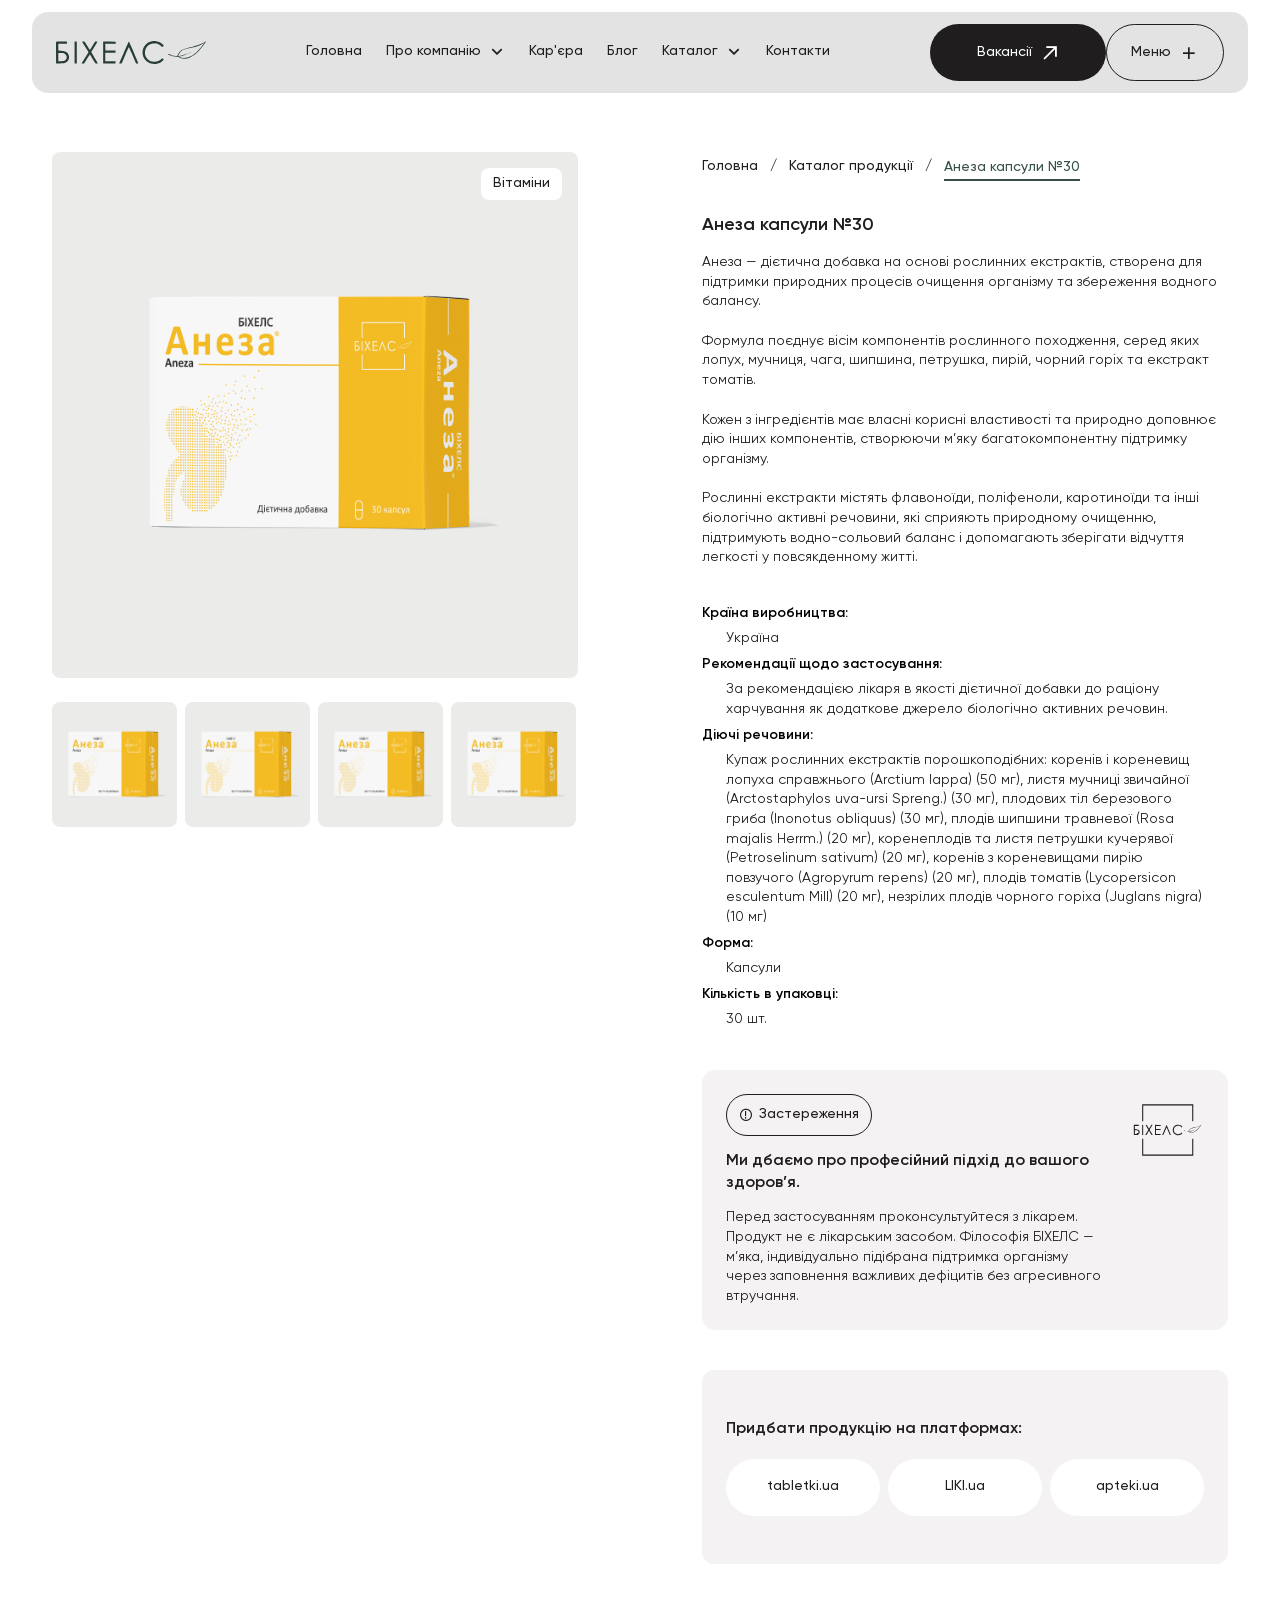
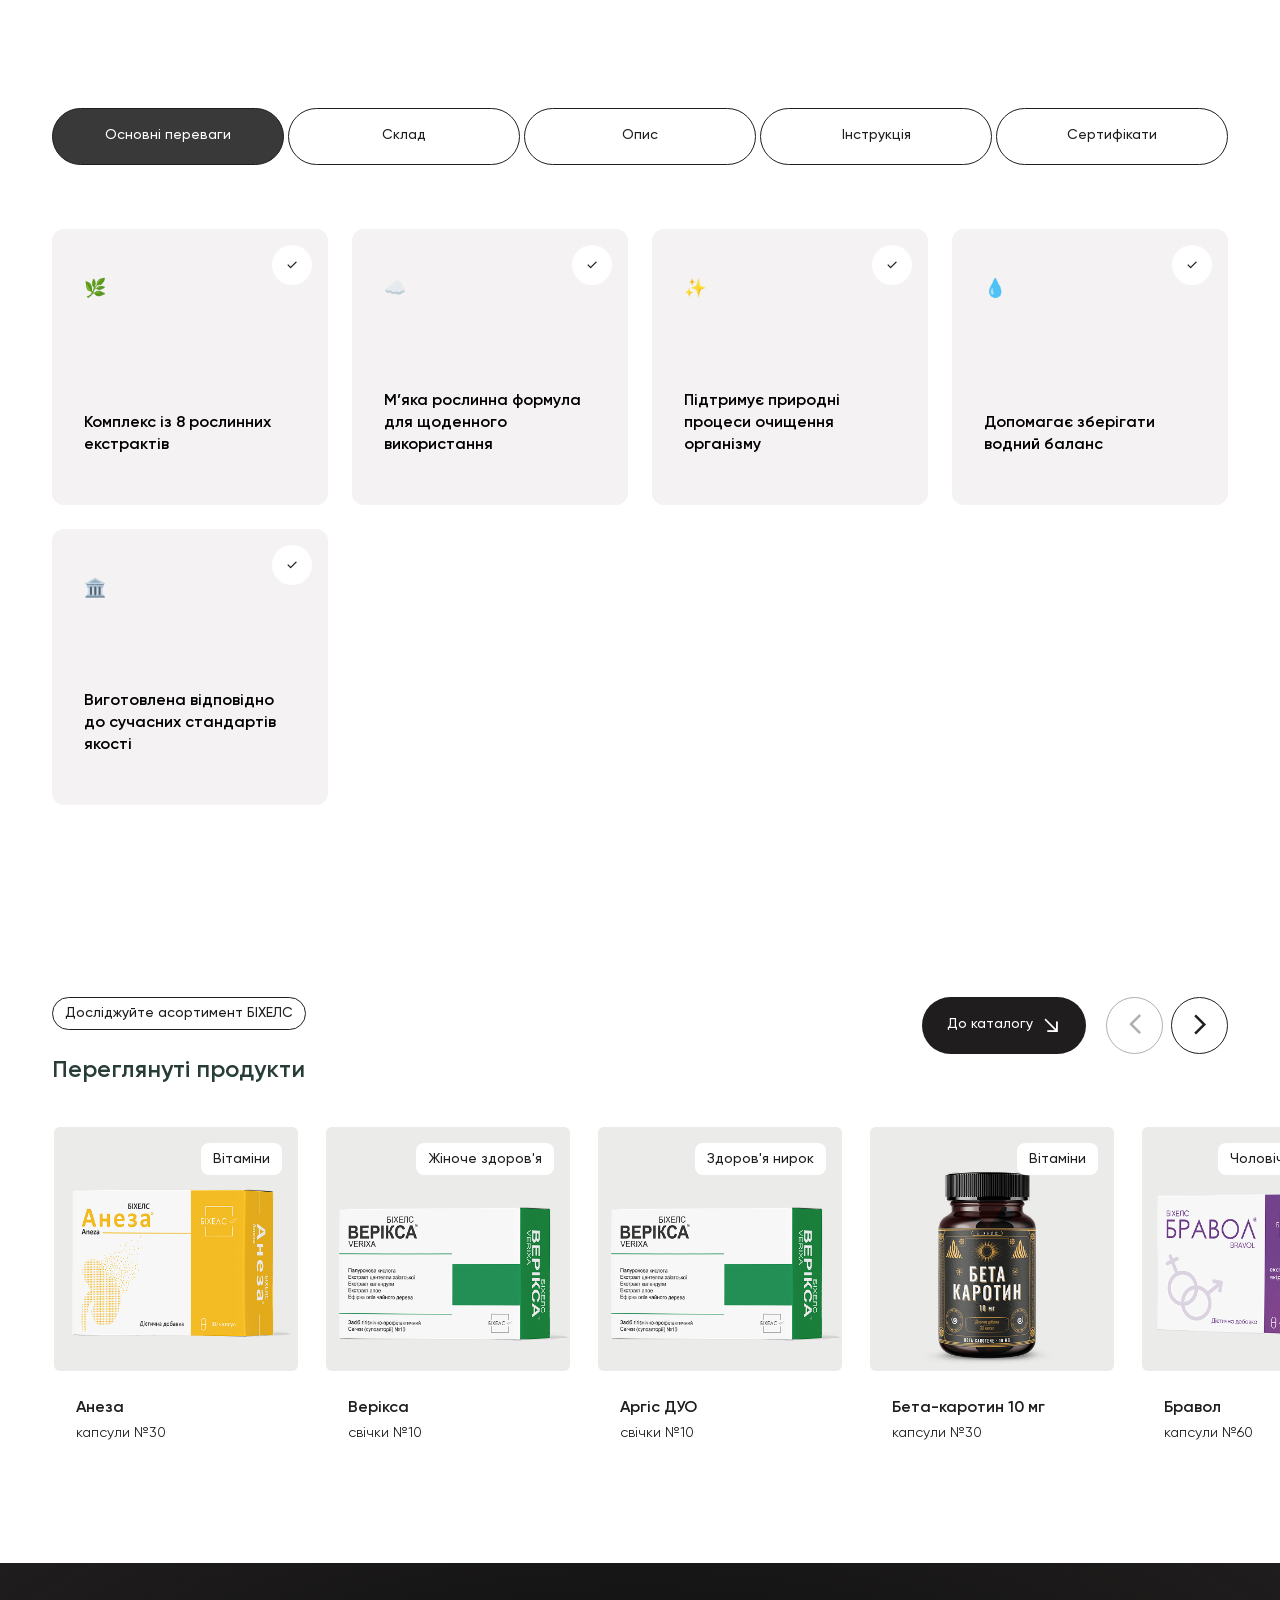
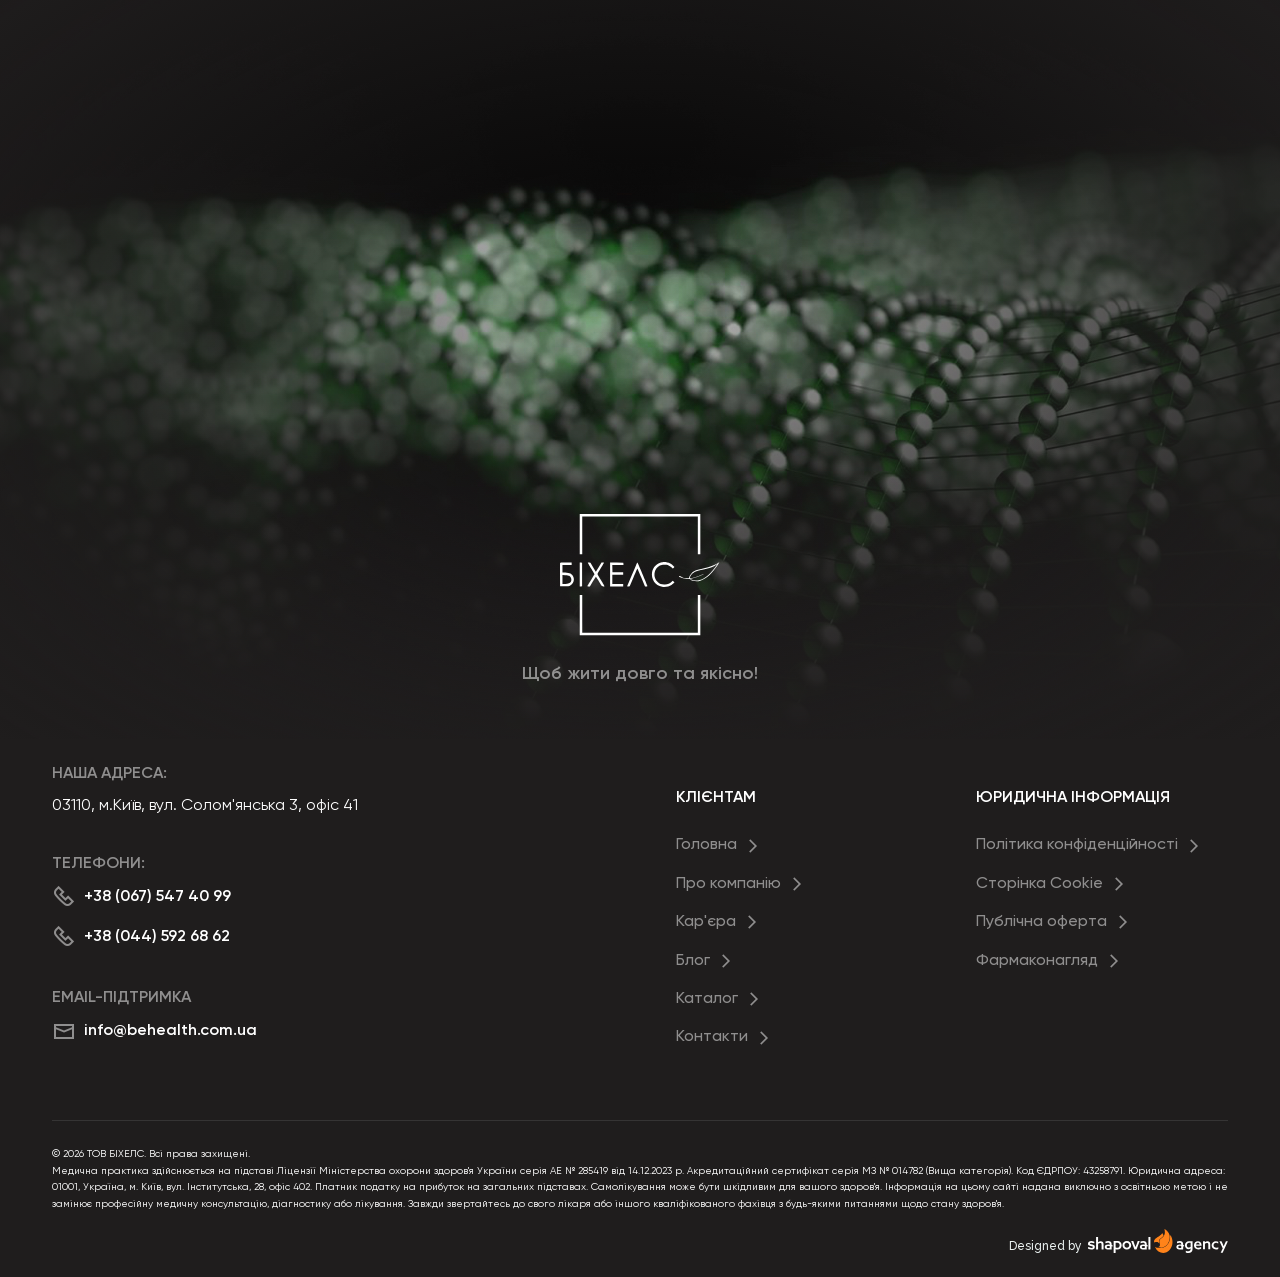
<file: catalog-article.html>
<!DOCTYPE html>
<html lang="uk">

<head>
    <meta charset="UTF-8">
    <meta name="viewport" content="width=device-width, initial-scale=1.0">
    <title>Behealth</title>

    <!-- Lib Styles -->
    <link rel="stylesheet" href="css/lib/swiper.min.css">
    <link rel="stylesheet" href="css/lib/fancybox.min.css">
    <link rel="stylesheet" href="css/lib/aos.min.css">

    <!-- Styles -->
    <link rel="stylesheet" href="css/fonts.css">
    <link rel="stylesheet" href="css/icons.css">
    <link rel="stylesheet" href="css/variables.css">
    <link rel="stylesheet" href="css/reset.css">
    <link rel="stylesheet" href="css/style.css">
    <link rel="stylesheet" href="css/header.css">

    <!-- Favicon -->
    <link rel="icon" href="img/favicon.ico" type="image/x-icon">
</head>

<body>

    <!-- Header -->
    <header class="header" role="banner">
        <div class="container">

            <nav class="nav" aria-label="Головна навігація">
                <!-- Лого -->
                <a href="index.html" class="nav__logo">
                    <img src="img/logo.svg" width="150" height="23" alt="Behealth Logo">
                </a>

                <!-- Desktop меню -->
                <ul class="nav__list">
                    <li class="nav__item">
                        <a href="index.html" class="nav__link">Головна</a>
                    </li>
                    <li class="nav__item nav__item--has-sub">
                        <button class="nav__link nav__link--sub-trigger" type="button" aria-expanded="false"
                            aria-haspopup="true">
                            Про компанію
                            <i class="icon-Namearrow_down" aria-hidden="true"></i>
                        </button>
                        <ul class="nav__submenu">
                            <li><a href="mission.html" class="nav__sublink">Місія та візія <i
                                        class="icon-Namearrow-right-down" aria-hidden="true"></i></a></li>
                            <li><a href="about.html" class="nav__sublink">Корпоративні цінності <i
                                        class="icon-Namearrow-right-down" aria-hidden="true"></i></a></li>
                            <li><a href="pharmacovigilance.html" class="nav__sublink">Сторінка фармаконагляду <i
                                        class="icon-Namearrow-right-down" aria-hidden="true"></i></a></li>
                        </ul>
                    </li>
                    <li class="nav__item">
                        <a href="career.html" class="nav__link">Кар'єра</a>
                    </li>
                    <li class="nav__item">
                        <a href="blog.html" class="nav__link">Блог</a>
                    </li>
                    <li class="nav__item nav__item--has-sub">
                        <button class="nav__link nav__link--sub-trigger" type="button">
                            Каталог
                            <i class="icon-Namearrow_down"></i>
                        </button>
                        <ul class="nav__submenu nav__submenu--catalog">
                            <li><a href="catalog.html" class="nav__sublink">Усі препарати <i
                                        class="icon-Namearrow-right-down"></i></a></li>
                            <li><a href="#" class="nav__sublink">Здоров'я нирок <i
                                        class="icon-Namearrow-right-down"></i></a></li>
                            <li><a href="#" class="nav__sublink">Чоловіче здоров'я <i
                                        class="icon-Namearrow-right-down"></i></a></li>
                            <li><a href="#" class="nav__sublink">Здоров'я ШКТ <i
                                        class="icon-Namearrow-right-down"></i></a></li>
                            <li><a href="#" class="nav__sublink">Жіноче здоров'я <i
                                        class="icon-Namearrow-right-down"></i></a></li>
                            <li><a href="#" class="nav__sublink">Здоров'я ендо-системи <i
                                        class="icon-Namearrow-right-down"></i></a>
                            </li>
                            <li><a href="#" class="nav__sublink">Дитяче здоров’я <i
                                        class="icon-Namearrow-right-down"></i></a></li>
                            <li><a href="#" class="nav__sublink">Вітаміни та мінерали <i
                                        class="icon-Namearrow-right-down"></i></a>
                            </li>
                            <li><a href="#" class="nav__sublink">Гриби <i class="icon-Namearrow-right-down"></i></a>
                            </li>
                        </ul>
                    </li>
                    <li class="nav__item">
                        <a href="contact.html" class="nav__link">Контакти</a>
                    </li>
                </ul>
                <a href="vacancy.html" class="nav__link-vacancies btn btn--black">Вакансії
                    <i class="icon-Namearrow-right-up" aria-hidden="true"></i>
                </a>
                <!-- Burger button -->
                <button class="burger btn btn--transparent" type="button" aria-label="Відкрити меню"
                    aria-expanded="false" aria-controls="mobile-menu">
                    Меню
                    <i class="icon-Nameplus" aria-hidden="true"></i>
                </button>
            </nav>

            <!-- Mobile menu -->
            <div class="mobile-menu" id="mobile-menu" aria-hidden="true">
                <ul class="mobile-menu__list">
                    <li class="mobile-menu__item">
                        <a href="index.html" class="mobile-menu__link">Головна</a>
                    </li>
                    <li class="mobile-menu__item mobile-menu__item--has-sub">
                        <button class="mobile-menu__link mobile-menu__link--sub-trigger" type="button"
                            aria-expanded="false" aria-haspopup="true">
                            Про компанію
                            <i class="icon-Namearrow_down" aria-hidden="true"></i>
                        </button>
                        <ul class="mobile-menu__submenu">
                            <li><a href="mission.html" class="mobile-menu__sublink">Місія та візія <i
                                        class="icon-Namearrow-right-down" aria-hidden="true"></i></a></li>
                            <li><a href="about.html" class="mobile-menu__sublink">Корпоративні цінності <i
                                        class="icon-Namearrow-right-down" aria-hidden="true"></i></a></li>
                            <li><a href="pharmacovigilance.html" class="mobile-menu__sublink">Сторінка фармаконагляду <i
                                        class="icon-Namearrow-right-down" aria-hidden="true"></i></a></li>
                        </ul>
                    </li>
                    <li class="mobile-menu__item">
                        <a href="career.html" class="mobile-menu__link">Кар’єра</a>
                    </li>
                    <li class="mobile-menu__item">
                        <a href="blog.html" class="mobile-menu__link">Блог</a>
                    </li>
                    <li class="mobile-menu__item mobile-menu__item--has-sub">
                        <button class="mobile-menu__link mobile-menu__link--sub-trigger" type="button">
                            Каталог
                            <i class="icon-Namearrow_down" aria-hidden="true"></i>
                        </button>
                        <ul class="mobile-menu__submenu">
                            <li><a href="catalog.html" class="mobile-menu__sublink">Усі препарати <i
                                        class="icon-Namearrow-right-down"></i></a>
                            </li>
                            <li><a href="#" class="mobile-menu__sublink">Чоловіче здоров'я <i
                                        class="icon-Namearrow-right-down"></i></a></li>
                            <li><a href="#" class="mobile-menu__sublink">Жіноче здоров'я <i
                                        class="icon-Namearrow-right-down"></i></a>
                            </li>
                            <li><a href="#" class="mobile-menu__sublink">Здоров'я нирок <i
                                        class="icon-Namearrow-right-down"></i></a>
                            </li>
                            <li><a href="#" class="mobile-menu__sublink">Здоров'я ШКТ <i
                                        class="icon-Namearrow-right-down"></i></a>
                            </li>
                            <li><a href="#" class="mobile-menu__sublink">Здоров'я ендо-системи <i
                                        class="icon-Namearrow-right-down"></i></a></li>
                            <li><a href="#" class="mobile-menu__sublink">Вітаміни та мінерали <i
                                        class="icon-Namearrow-right-down"></i></a></li>
                            <li><a href="#" class="mobile-menu__sublink">Дитяче здоров’я <i
                                        class="icon-Namearrow-right-down"></i></a>
                            </li>
                            <li><a href="#" class="mobile-menu__sublink">Гриби <i
                                        class="icon-Namearrow-right-down"></i></a></li>
                        </ul>
                    </li>
                    <li class="mobile-menu__item">
                        <a href="contact.html" class="mobile-menu__link">Контакти</a>
                    </li>
                </ul>
                <address class="mobile-menu__address">
                    <p class="mobile-menu__address-title">НАША АДРЕСА:</p>
                    <p class="mobile-menu__address-text">03110, м.Київ, вул. Солом'янська 3, офіс 41</p>
                    <p class="mobile-menu__address-title">ТЕЛЕФОНИ:</p>
                    <a href="tel:+380675474099" class="mobile-menu__contact-link mobile-menu__contact-link--phone"><i
                            class="icon-Namephone-m" aria-hidden="true"></i> +38 (067) 547 40 99</a>
                    <a href="tel:+380445926862" class="mobile-menu__contact-link mobile-menu__contact-link--phone"><i
                            class="icon-Namephone-m" aria-hidden="true"></i> +38 (044) 592 68 62</a>
                    <p class="mobile-menu__address-title">EMAIL-ПІДТРИМКА</p>
                    <a href="mailto:info@behealth.com.ua"
                        class="mobile-menu__contact-link mobile-menu__contact-link--email"><i class="icon-Nameemail-m"
                            aria-hidden="true"></i> info@behealth.com.ua</a>
                </address>
            </div>

        </div>
    </header>

    <!-- Main -->
    <main class="main">

        <section class="catalog--hero">
            <div class="container">
                <div class="catalog--hero__gallery">
                    <div class="catalog--hero__swiper swiper">
                        <div class="swiper-wrapper">
                            <div class="swiper-slide">
                                <img src="img/category-image1.png" alt="Анеза капсули №30 — вигляд 1">
                                <span class="badge">Вітаміни</span>
                            </div>
                            <div class="swiper-slide">
                                <img src="img/category-image1.png" alt="Анеза капсули №30 — вигляд 2">
                                <span class="badge">Вітаміни</span>
                            </div>
                            <div class="swiper-slide">
                                <img src="img/category-image1.png" alt="Анеза капсули №30 — вигляд 3">
                                <span class="badge">Вітаміни</span>
                            </div>
                            <div class="swiper-slide">
                                <img src="img/category-image1.png" alt="Анеза капсули №30 — вигляд 4">
                                <span class="badge">Вітаміни</span>
                            </div>
                        </div>
                    </div>
                    <div class="catalog--hero__thumbs swiper">
                        <div class="swiper-wrapper">
                            <div class="swiper-slide">
                                <img src="img/category-image2.png" alt="">
                            </div>
                            <div class="swiper-slide">
                                <img src="img/category-image2.png" alt="">
                            </div>
                            <div class="swiper-slide">
                                <img src="img/category-image2.png" alt="">
                            </div>
                            <div class="swiper-slide">
                                <img src="img/category-image2.png" alt="">
                            </div>
                        </div>
                    </div>
                </div>
                <div class="catalog--hero__content">
                    <div class="breadcrumbs">
                        <ul class="breadcrumbs__list">
                            <li class="breadcrumbs__item">
                                <a href="index.html" class="breadcrumbs__link">Головна</a>
                            </li>
                            <li class="breadcrumbs__item">
                                <a href="catalog.html" class="breadcrumbs__link">Каталог продукції</a>
                            </li>
                            <li class="breadcrumbs__item" aria-current="page">
                                <span class="breadcrumbs__text">Анеза капсули №30</span>
                            </li>
                        </ul>
                    </div>
                    <h1>Анеза капсули №30</h1>
                    <div class="catalog--hero__description">
                        <p>Анеза — дієтична добавка на основі рослинних екстрактів, створена для підтримки природних
                            процесів очищення організму та збереження водного балансу.</p>
                        <p>Формула поєднує вісім компонентів рослинного походження, серед яких лопух, мучниця, чага,
                            шипшина, петрушка, пирій, чорний горіх та екстракт томатів.</p>
                        <p>Кожен з інгредієнтів має власні корисні властивості та природно доповнює дію інших
                            компонентів, створюючи м’яку багатокомпонентну підтримку організму.</p>
                        <p>Рослинні екстракти містять флавоноїди, поліфеноли, каротиноїди та інші біологічно активні
                            речовини, які сприяють природному очищенню, підтримують водно-сольовий баланс і допомагають
                            зберігати відчуття легкості у повсякденному житті.</p>
                    </div>
                    <div class="catalog--hero__description-list">
                        <div class="catalog--hero__description-item">
                            <b>Країна виробництва:</b>
                            <p>Україна</p>
                        </div>
                        <div class="catalog--hero__description-item">
                            <b>Рекомендації щодо застосування:</b>
                            <p>За рекомендацією лікаря в якості дієтичної добавки до раціону харчування як додаткове
                                джерело біологічно активних речовин.</p>
                        </div>
                        <div class="catalog--hero__description-item">
                            <b>Діючі речовини:</b>
                            <p>Купаж рослинних екстрактів порошкоподібних: коренів і кореневищ лопуха справжнього
                                (Arctium lappa) (50 мг), листя мучниці звичайної (Arctostaphylos uva-ursi Spreng.) (30
                                мг), плодових тіл березового гриба (Inonotus obliquus) (30 мг), плодів шипшини травневої
                                (Rosa majalis Herrm.) (20 мг), коренеплодів та листя петрушки кучерявої (Petroselinum
                                sativum) (20 мг), коренів з кореневищами пирію повзучого (Agropyrum repens) (20 мг),
                                плодів томатів (Lycopersicon esculentum Mill) (20 мг), незрілих плодів чорного горіха
                                (Juglans nigra) (10 мг)</p>
                        </div>
                        <div class="catalog--hero__description-item">
                            <b>Форма:</b>
                            <p>Капсули</p>
                        </div>
                        <div class="catalog--hero__description-item">
                            <b>Кількість в упаковці:</b>
                            <p>30 шт.</p>
                        </div>
                    </div>
                    <div class="catalog--hero__description-card">
                        <div class="catalog--hero__description-card-content">
                            <span class="badge">
                                <i class="icon-Namealert-circle-m"></i>
                                Застереження</span>
                            <h3>Ми дбаємо про професійний підхід до вашого здоров’я. </h3>
                            <p>Перед застосуванням проконсультуйтеся з лікарем. Продукт не є лікарським засобом.
                                Філософія БІХЕЛС — м’яка, індивідуально підібрана підтримка організму через заповнення
                                важливих дефіцитів без агресивного втручання.</p>
                        </div>
                        <div class="catalog--hero__description-card-logo">
                            <img src="img/logo--black.svg" width="72" height="72" alt="">
                        </div>
                    </div>
                    <div class="catalog--hero__description-card2">
                        <h3>Придбати продукцію на платформах:</h3>
                        <ul>
                            <li>
                                <a href="https://tabletki.ua/" target="_blank">tabletki.ua</a>
                            </li>
                            <li>
                                <a href="https://liki.ua/" target="_blank">LIKI.ua</a>
                            </li>
                            <li>
                                <a href="https://apteki.ua/uk" target="_blank">apteki.ua</a>
                            </li>
                        </ul>
                    </div>
                </div>
            </div>
        </section>

        <div class="catalog--hero-info">
            <div class="container">
                <div class="catalog--hero-info__tabs" role="tablist">
                    <button class="catalog--hero-info__tab btn btn--transparent catalog--hero-info__tab--active"
                        type="button" role="tab" aria-selected="true" aria-controls="catalog-tab-panel-1"
                        id="catalog-tab-1">Основні переваги</button>
                    <button class="catalog--hero-info__tab btn btn--transparent" type="button" role="tab"
                        aria-selected="false" aria-controls="catalog-tab-panel-2" id="catalog-tab-2">Склад</button>
                    <button class="catalog--hero-info__tab btn btn--transparent" type="button" role="tab"
                        aria-selected="false" aria-controls="catalog-tab-panel-3" id="catalog-tab-3">Опис</button>
                    <button class="catalog--hero-info__tab btn btn--transparent" type="button" role="tab"
                        aria-selected="false" aria-controls="catalog-tab-panel-4" id="catalog-tab-4">Інструкція</button>
                    <button class="catalog--hero-info__tab btn btn--transparent" type="button" role="tab"
                        aria-selected="false" aria-controls="catalog-tab-panel-5"
                        id="catalog-tab-5">Сертифікати</button>
                </div>

                <div class="catalog--hero-info__panels">

                    <!-- Панель 1: Основні переваги -->
                    <div class="catalog--hero-info__panel" id="catalog-tab-panel-1" role="tabpanel"
                        aria-labelledby="catalog-tab-1">
                        <ul class="catalog--hero-info__list">
                            <li class="catalog--hero-info__list-item">
                                <span class="catalog--hero-info__list-icon"><i class="icon-Namecheck"
                                        aria-hidden="true"></i></span>
                                <p>🌿</p>
                                <h3>Комплекс із 8 рослинних екстрактів</h3>
                            </li>
                            <li class="catalog--hero-info__list-item">
                                <span class="catalog--hero-info__list-icon"><i class="icon-Namecheck"
                                        aria-hidden="true"></i></span>
                                <p>☁️</p>
                                <h3>М’яка рослинна формула для щоденного використання</h3>
                            </li>
                            <li class="catalog--hero-info__list-item">
                                <span class="catalog--hero-info__list-icon"><i class="icon-Namecheck"
                                        aria-hidden="true"></i></span>
                                <p>✨</p>
                                <h3>Підтримує природні процеси очищення організму</h3>
                            </li>
                            <li class="catalog--hero-info__list-item">
                                <span class="catalog--hero-info__list-icon"><i class="icon-Namecheck"
                                        aria-hidden="true"></i></span>
                                <p>💧</p>
                                <h3>Допомагає зберігати водний баланс</h3>
                            </li>
                            <li class="catalog--hero-info__list-item">
                                <span class="catalog--hero-info__list-icon"><i class="icon-Namecheck"
                                        aria-hidden="true"></i></span>
                                <p>🏛️</p>
                                <h3>Виготовлена відповідно до сучасних стандартів якості</h3>
                            </li>
                        </ul>
                    </div>

                    <!-- Панель 2: Склад -->
                    <div class="catalog--hero-info__panel" id="catalog-tab-panel-2" role="tabpanel"
                        aria-labelledby="catalog-tab-2" hidden>
                        <div class="catalog--hero-info__table">
                            <div class="catalog--hero-info__table-hero">
                                <p class="catalog--hero-info__table-title">Екстракт порошкоподібний:</p>
                                <p class="catalog--hero-info__table-subtext">1 капсула</p>
                                <p class="catalog--hero-info__table-fortext">добова доза</p>
                            </div>
                            <div class="catalog--hero-info__table-content">
                                <p class="catalog--hero-info__table-content-title">Коренів і кореневищ лопуха
                                    справжнього (Arctium lappa)</p>
                                <div class="catalog--hero-info__table-content-box">
                                    <p class="catalog--hero-info__table-content-amount"><b>1 капсула</b>50 мг</p>
                                    <p class="catalog--hero-info__table-content-percent"><b>добова доза</b>150 мг</p>
                                </div>
                            </div>
                            <div class="catalog--hero-info__table-content">
                                <p class="catalog--hero-info__table-content-title">Листя мучниці звичайної
                                    (Arctostaphylos uva-ursi Spreng)</p>
                                <div class="catalog--hero-info__table-content-box">
                                    <p class="catalog--hero-info__table-content-amount"><b>1 капсула</b>50 мг</p>
                                    <p class="catalog--hero-info__table-content-percent"><b>добова доза</b>150 мг</p>
                                </div>
                            </div>
                            <div class="catalog--hero-info__table-content">
                                <p class="catalog--hero-info__table-content-title">Плодових тіл березового гриба
                                    (Inonotus obliquus)</p>
                                <div class="catalog--hero-info__table-content-box">
                                    <p class="catalog--hero-info__table-content-amount"><b>1 капсула</b>50 мг</p>
                                    <p class="catalog--hero-info__table-content-percent"><b>добова доза</b>150 мг</p>
                                </div>
                            </div>
                            <div class="catalog--hero-info__table-content">
                                <p class="catalog--hero-info__table-content-title">Плодів шипшини травневої (Rosa
                                    majalis Herrm)</p>
                                <div class="catalog--hero-info__table-content-box">
                                    <p class="catalog--hero-info__table-content-amount"><b>1 капсула</b>50 мг</p>
                                    <p class="catalog--hero-info__table-content-percent"><b>добова доза</b>150 мг</p>
                                </div>
                            </div>
                            <div class="catalog--hero-info__table-content">
                                <p class="catalog--hero-info__table-content-title">Коренеплодів та листя петрушки
                                    кучерявої (Petroselinum crispum)</p>
                                <div class="catalog--hero-info__table-content-box">
                                    <p class="catalog--hero-info__table-content-amount"><b>1 капсула</b>50 мг</p>
                                    <p class="catalog--hero-info__table-content-percent"><b>добова доза</b>150 мг</p>
                                </div>
                            </div>
                            <div class="catalog--hero-info__table-content">
                                <p class="catalog--hero-info__table-content-title">Коренів з кореневищами пирію
                                    повзучого (Agropyron repens)</p>
                                <div class="catalog--hero-info__table-content-box">
                                    <p class="catalog--hero-info__table-content-amount"><b>1 капсула</b>50 мг</p>
                                    <p class="catalog--hero-info__table-content-percent"><b>добова доза</b>150 мг</p>
                                </div>
                            </div>
                            <div class="catalog--hero-info__table-content">
                                <p class="catalog--hero-info__table-content-title">Плодів томатів (Lycopersicon
                                    esculentum Mill)</p>
                                <div class="catalog--hero-info__table-content-box">
                                    <p class="catalog--hero-info__table-content-amount"><b>1 капсула</b>50 мг</p>
                                    <p class="catalog--hero-info__table-content-percent"><b>добова доза</b>150 мг</p>
                                </div>
                            </div>
                            <div class="catalog--hero-info__table-content">
                                <p class="catalog--hero-info__table-content-title">Незрілих плодів чорного горіха
                                    (Juglans nigra)</p>
                                <div class="catalog--hero-info__table-content-box">
                                    <p class="catalog--hero-info__table-content-amount"><b>1 капсула</b>50 мг</p>
                                    <p class="catalog--hero-info__table-content-percent"><b>добова доза</b>150 мг</p>
                                </div>
                            </div>
                        </div>
                    </div>

                    <!-- Панель 3: Опис -->
                    <div class="catalog--hero-info__panel" id="catalog-tab-panel-3" role="tabpanel"
                        aria-labelledby="catalog-tab-3" hidden>
                        <div class="catalog--hero-info__panels">
                            <button class="catalog--hero-info__panels-btn">
                                <i class="icon-Namefile-m"></i>
                                Роздрукувати</button>
                            <h3>Анеза — дієтична добавка на основі рослинних екстрактів, створена для підтримки
                                природних процесів очищення організму та збереження водного балансу.</h3>
                            <div class="catalog--hero-info__panels-description">
                                <p>Формула поєднує вісім компонентів рослинного походження, серед яких лопух, мучниця,
                                    чага, шипшина, петрушка, пирій, чорний горіх та екстракт томатів.</p>
                                <p>Кожен з інгредієнтів має власні корисні властивості та природно доповнює дію інших
                                    компонентів, створюючи м’яку багатокомпонентну підтримку організму.</p>
                                <p>Рослинні екстракти містять флавоноїди, поліфеноли, каротиноїди та інші біологічно
                                    активні речовини, які сприяють природному очищенню, підтримують водно-сольовий
                                    баланс і допомагають зберігати відчуття легкості у повсякденному житті.</p>
                            </div>
                            <div class="catalog--hero-info__panels-body">
                                <div class="catalog--hero-info__panels-body-item">
                                    <div class="catalog--hero-info__panels-body-item-title">
                                        <h4>Склад:</h4>
                                    </div>
                                    <div class="catalog--hero-info__panels-body-item-title-text">
                                        <p>Купаж рослинних екстрактів порошкоподібних (66,7 %): коренів і кореневищ
                                            лопуха справжнього (Arctium lappa), листя мучниці звичайної (Arctostaphylos
                                            uva-ursi Spreng.), плодових тіл березового гриба (Inonotus obliquus), плодів
                                            шипшини травневої (Rosa majalis Herrm.), коренеплодів та листя петрушки
                                            кучерявої (Petroselinum crispum), коренів з кореневищами пирію повзучого
                                            (Agropyron repens), плодів томатів (Lycopersicon esculentum Mill.), незрілих
                                            плодів чорного горіха (Juglans nigra); наповнювач: мальтодекстрин; оболонка
                                            капсули: желатин, барвник: оксид цинку.</p>
                                    </div>
                                </div>
                                <div class="catalog--hero-info__panels-body-item">
                                    <div class="catalog--hero-info__panels-body-item-title">
                                        <h4>Рекомендації щодо споживання:</h4>
                                    </div>
                                    <div class="catalog--hero-info__panels-body-item-title-text">
                                        <p>За рекомендацією лікаря в якості дієтичної добавки до раціону харчування як
                                            додаткове джерело біологічно активних речовин.</p>
                                    </div>
                                </div>
                                <div class="catalog--hero-info__panels-body-item">
                                    <div class="catalog--hero-info__panels-body-item-title">
                                        <h4>Спосіб споживання та рекомендована добова кількість:</h4>
                                    </div>
                                    <div class="catalog--hero-info__panels-body-item-title-text">
                                        <p>Вживати по 1 капсулі 3 рази на добу. <br> Перед споживанням рекомендована
                                            консультація лікаря.</p>
                                    </div>
                                </div>
                                <div class="catalog--hero-info__panels-body-item">
                                    <div class="catalog--hero-info__panels-body-item-title">
                                        <h4>Термін споживання:</h4>
                                    </div>
                                    <div class="catalog--hero-info__panels-body-item-title-text">
                                        <p>Зазвичай, становить 3 місяці. У подальшому термін споживання та можливість
                                            повторного курсу рекомендовано узгоджувати з лікарем.</p>
                                    </div>
                                </div>
                                <div class="catalog--hero-info__panels-body-item">
                                    <div class="catalog--hero-info__panels-body-item-title">
                                        <h4>Особливості щодо споживання:</h4>
                                    </div>
                                    <div class="catalog--hero-info__panels-body-item-title-text">
                                        <p>Рекомендовано споживати повноцінний та збалансований раціон харчування,
                                            обмежувати тваринні жири, цукор, солодощі та алкоголь.</p>
                                    </div>
                                </div>
                                <div class="catalog--hero-info__panels-body-item">
                                    <div class="catalog--hero-info__panels-body-item-title">
                                        <h4>Застереження щодо споживання:</h4>
                                    </div>
                                    <div class="catalog--hero-info__panels-body-item-title-text">
                                        <p>Не перевищувати зазначену рекомендовану добову кількість для щоденного
                                            споживання. Дієтичну добавку не слід використовувати як заміну повноцінного
                                            раціону харчування.</p>
                                    </div>
                                </div>
                                <div class="catalog--hero-info__panels-body-item">
                                    <div class="catalog--hero-info__panels-body-item-title">
                                        <h4>Протипоказання: </h4>
                                    </div>
                                    <div class="catalog--hero-info__panels-body-item-title-text">
                                        <p>Вагітність та період лактації, дитячий вік до 18 років, підвищена
                                            індивідуальна чутливість до складових компонентів, гломерулонефрит або
                                            пієлонефрит в стадії загострення.</p>
                                    </div>
                                </div>
                                <div class="catalog--hero-info__panels-body-item">
                                    <div class="catalog--hero-info__panels-body-item-title">
                                        <h4>Умови зберігання: </h4>
                                    </div>
                                    <div class="catalog--hero-info__panels-body-item-title-text">
                                        <p>Зберігати в оригінальній упаковці при температурі не вище 25 °С у сухому,
                                            захищеному від прямих сонячних променів і недоступному для дітей місці.</p>
                                    </div>
                                </div>
                                <div class="catalog--hero-info__panels-body-item">
                                    <div class="catalog--hero-info__panels-body-item-title">
                                        <h4>Форма випуску:</h4>
                                    </div>
                                    <div class="catalog--hero-info__panels-body-item-title-text">
                                        <p>Вказано на упаковці.</p>
                                    </div>
                                </div>
                                <div class="catalog--hero-info__panels-body-item">
                                    <div class="catalog--hero-info__panels-body-item-title">
                                        <h4>Номер серії виробництва (Серія №) та кінцеву дату споживання (Вжити до):
                                        </h4>
                                    </div>
                                    <div class="catalog--hero-info__panels-body-item-title-text">
                                        <p>Вказано на упаковці.</p>
                                    </div>
                                </div>
                                <div class="catalog--hero-info__panels-body-item">
                                    <div class="catalog--hero-info__panels-body-item-title">
                                        <h4>Найменування та місцезнаходження і номер телефону виробника та фактична
                                            адреса потужностей (об'єкта) виробництва: </h4>
                                    </div>
                                    <div class="catalog--hero-info__panels-body-item-title-text">
                                        <p>Вказано на упаковці.</p>
                                    </div>
                                </div>
                                <div class="catalog--hero-info__panels-body-item">
                                    <div class="catalog--hero-info__panels-body-item-title">
                                        <h4>Не є лікарським засобом</h4>
                                    </div>
                                </div>
                            </div>
                        </div>
                    </div>

                    <!-- Панель 4: Інструкція -->
                    <div class="catalog--hero-info__panel catalog--hero-info__panel2" id="catalog-tab-panel-4"
                        role="tabpanel" aria-labelledby="catalog-tab-4" hidden>
                        <button class="catalog--hero-info__panels-btn">
                            <i class="icon-Namefile-m"></i>
                            Роздрукувати</button>
                        <div class="catalog-tab-4-title">
                            <h2>Дієтична добавка <br> АНЕЗА® ● Aneza</h2>
                            <div class="catalog-tab-4-title-description">
                                <p>Листок-вкладиш</p>
                                <p>(Інформація для споживачів)</p>
                            </div>
                        </div>
                        <div class="catalog--hero-info__table">
                            <div class="catalog--hero-info__table-hero">
                                <p class="catalog--hero-info__table-title">Екстракт порошкоподібний:</p>
                                <p class="catalog--hero-info__table-subtext">1 капсула</p>
                                <p class="catalog--hero-info__table-fortext">добова доза</p>
                            </div>
                            <div class="catalog--hero-info__table-content">
                                <p class="catalog--hero-info__table-content-title">Коренів і кореневищ лопуха
                                    справжнього (Arctium lappa)</p>
                                <div class="catalog--hero-info__table-content-box">
                                    <p class="catalog--hero-info__table-content-amount"><b>1 капсула</b>50 мг</p>
                                    <p class="catalog--hero-info__table-content-percent"><b>добова доза</b>150 мг</p>
                                </div>
                            </div>
                            <div class="catalog--hero-info__table-content">
                                <p class="catalog--hero-info__table-content-title">Листя мучниці звичайної
                                    (Arctostaphylos uva-ursi Spreng)</p>
                                <div class="catalog--hero-info__table-content-box">
                                    <p class="catalog--hero-info__table-content-amount"><b>1 капсула</b>50 мг</p>
                                    <p class="catalog--hero-info__table-content-percent"><b>добова доза</b>150 мг</p>
                                </div>
                            </div>
                            <div class="catalog--hero-info__table-content">
                                <p class="catalog--hero-info__table-content-title">Плодових тіл березового гриба
                                    (Inonotus obliquus)</p>
                                <div class="catalog--hero-info__table-content-box">
                                    <p class="catalog--hero-info__table-content-amount"><b>1 капсула</b>50 мг</p>
                                    <p class="catalog--hero-info__table-content-percent"><b>добова доза</b>150 мг</p>
                                </div>
                            </div>
                            <div class="catalog--hero-info__table-content">
                                <p class="catalog--hero-info__table-content-title">Плодів шипшини травневої (Rosa
                                    majalis Herrm)</p>
                                <div class="catalog--hero-info__table-content-box">
                                    <p class="catalog--hero-info__table-content-amount"><b>1 капсула</b>50 мг</p>
                                    <p class="catalog--hero-info__table-content-percent"><b>добова доза</b>150 мг</p>
                                </div>
                            </div>
                            <div class="catalog--hero-info__table-content">
                                <p class="catalog--hero-info__table-content-title">Коренеплодів та листя петрушки
                                    кучерявої (Petroselinum crispum)</p>
                                <div class="catalog--hero-info__table-content-box">
                                    <p class="catalog--hero-info__table-content-amount"><b>1 капсула</b>50 мг</p>
                                    <p class="catalog--hero-info__table-content-percent"><b>добова доза</b>150 мг</p>
                                </div>
                            </div>
                            <div class="catalog--hero-info__table-content">
                                <p class="catalog--hero-info__table-content-title">Коренів з кореневищами пирію
                                    повзучого (Agropyron repens)</p>
                                <div class="catalog--hero-info__table-content-box">
                                    <p class="catalog--hero-info__table-content-amount"><b>1 капсула</b>50 мг</p>
                                    <p class="catalog--hero-info__table-content-percent"><b>добова доза</b>150 мг</p>
                                </div>
                            </div>
                            <div class="catalog--hero-info__table-content">
                                <p class="catalog--hero-info__table-content-title">Плодів томатів (Lycopersicon
                                    esculentum Mill)</p>
                                <div class="catalog--hero-info__table-content-box">
                                    <p class="catalog--hero-info__table-content-amount"><b>1 капсула</b>50 мг</p>
                                    <p class="catalog--hero-info__table-content-percent"><b>добова доза</b>150 мг</p>
                                </div>
                            </div>
                            <div class="catalog--hero-info__table-content">
                                <p class="catalog--hero-info__table-content-title">Незрілих плодів чорного горіха
                                    (Juglans nigra)</p>
                                <div class="catalog--hero-info__table-content-box">
                                    <p class="catalog--hero-info__table-content-amount"><b>1 капсула</b>50 мг</p>
                                    <p class="catalog--hero-info__table-content-percent"><b>добова доза</b>150 мг</p>
                                </div>
                            </div>
                        </div>
                        <div class="catalog--hero-info__panels">
                            <div class="catalog--hero-info__panels-body">
                                <div class="catalog--hero-info__panels-body-item">
                                    <div class="catalog--hero-info__panels-body-item-title">
                                        <h4>Склад:</h4>
                                    </div>
                                    <div class="catalog--hero-info__panels-body-item-title-text">
                                        <p>Купаж рослинних екстрактів порошкоподібних (66,7 %): коренів і кореневищ
                                            лопуха справжнього (Arctium lappa), листя мучниці звичайної (Arctostaphylos
                                            uva-ursi Spreng.), плодових тіл березового гриба (Inonotus obliquus), плодів
                                            шипшини травневої (Rosa majalis Herrm.), коренеплодів та листя петрушки
                                            кучерявої (Petroselinum crispum), коренів з кореневищами пирію повзучого
                                            (Agropyron repens), плодів томатів (Lycopersicon esculentum Mill.), незрілих
                                            плодів чорного горіха (Juglans nigra); наповнювач: мальтодекстрин; оболонка
                                            капсули: желатин, барвник: оксид цинку.</p>
                                    </div>
                                </div>
                                <div class="catalog--hero-info__panels-body-item">
                                    <div class="catalog--hero-info__panels-body-item-title">
                                        <h4>Рекомендації щодо споживання:</h4>
                                    </div>
                                    <div class="catalog--hero-info__panels-body-item-title-text">
                                        <p>За рекомендацією лікаря в якості дієтичної добавки до раціону харчування як
                                            додаткове джерело біологічно активних речовин.</p>
                                    </div>
                                </div>
                                <div class="catalog--hero-info__panels-body-item">
                                    <div class="catalog--hero-info__panels-body-item-title">
                                        <h4>Спосіб споживання та рекомендована добова кількість:</h4>
                                    </div>
                                    <div class="catalog--hero-info__panels-body-item-title-text">
                                        <p>Вживати по 1 капсулі 3 рази на добу. <br> Перед споживанням рекомендована
                                            консультація лікаря.</p>
                                    </div>
                                </div>
                                <div class="catalog--hero-info__panels-body-item">
                                    <div class="catalog--hero-info__panels-body-item-title">
                                        <h4>Термін споживання:</h4>
                                    </div>
                                    <div class="catalog--hero-info__panels-body-item-title-text">
                                        <p>Зазвичай, становить 3 місяці. У подальшому термін споживання та можливість
                                            повторного курсу рекомендовано узгоджувати з лікарем.</p>
                                    </div>
                                </div>
                                <div class="catalog--hero-info__panels-body-item">
                                    <div class="catalog--hero-info__panels-body-item-title">
                                        <h4>Особливості щодо споживання:</h4>
                                    </div>
                                    <div class="catalog--hero-info__panels-body-item-title-text">
                                        <p>Рекомендовано споживати повноцінний та збалансований раціон харчування,
                                            обмежувати тваринні жири, цукор, солодощі та алкоголь.</p>
                                    </div>
                                </div>
                                <div class="catalog--hero-info__panels-body-item">
                                    <div class="catalog--hero-info__panels-body-item-title">
                                        <h4>Застереження щодо споживання:</h4>
                                    </div>
                                    <div class="catalog--hero-info__panels-body-item-title-text">
                                        <p>Не перевищувати зазначену рекомендовану добову кількість для щоденного
                                            споживання. Дієтичну добавку не слід використовувати як заміну повноцінного
                                            раціону харчування.</p>
                                    </div>
                                </div>
                                <div class="catalog--hero-info__panels-body-item">
                                    <div class="catalog--hero-info__panels-body-item-title">
                                        <h4>Протипоказання: </h4>
                                    </div>
                                    <div class="catalog--hero-info__panels-body-item-title-text">
                                        <p>Вагітність та період лактації, дитячий вік до 18 років, підвищена
                                            індивідуальна чутливість до складових компонентів, гломерулонефрит або
                                            пієлонефрит в стадії загострення.</p>
                                    </div>
                                </div>
                                <div class="catalog--hero-info__panels-body-item">
                                    <div class="catalog--hero-info__panels-body-item-title">
                                        <h4>Умови зберігання: </h4>
                                    </div>
                                    <div class="catalog--hero-info__panels-body-item-title-text">
                                        <p>Зберігати в оригінальній упаковці при температурі не вище 25 °С у сухому,
                                            захищеному від прямих сонячних променів і недоступному для дітей місці.</p>
                                    </div>
                                </div>
                                <div class="catalog--hero-info__panels-body-item">
                                    <div class="catalog--hero-info__panels-body-item-title">
                                        <h4>Форма випуску:</h4>
                                    </div>
                                    <div class="catalog--hero-info__panels-body-item-title-text">
                                        <p>Вказано на упаковці.</p>
                                    </div>
                                </div>
                                <div class="catalog--hero-info__panels-body-item">
                                    <div class="catalog--hero-info__panels-body-item-title">
                                        <h4>Номер серії виробництва (Серія №) та кінцеву дату споживання (Вжити до):
                                        </h4>
                                    </div>
                                    <div class="catalog--hero-info__panels-body-item-title-text">
                                        <p>Вказано на упаковці.</p>
                                    </div>
                                </div>
                                <div class="catalog--hero-info__panels-body-item">
                                    <div class="catalog--hero-info__panels-body-item-title">
                                        <h4>Найменування та місцезнаходження і номер телефону виробника та фактична
                                            адреса потужностей (об'єкта) виробництва: </h4>
                                    </div>
                                    <div class="catalog--hero-info__panels-body-item-title-text">
                                        <p>Вказано на упаковці.</p>
                                    </div>
                                </div>
                                <div class="catalog--hero-info__panels-body-item">
                                    <div class="catalog--hero-info__panels-body-item-title">
                                        <h4>Не є лікарським засобом</h4>
                                    </div>
                                </div>
                            </div>
                        </div>
                    </div>

                    <!-- Панель 5: Сертифікати -->
                    <div class="catalog--hero-info__panel" id="catalog-tab-panel-5" role="tabpanel"
                        aria-labelledby="catalog-tab-5" hidden>
                        <div class="catalog--hero-info__panel-pdfs">
                            <article class="catalog--hero-info__panel-pdf">
                                <a href="/" target="_blank" class="catalog--hero-info__panel-pdf-link">
                                    <div class="catalog--hero-info__panel-pdf-image">
                                        <img src="img/pdf1.jpg" width="276" height="276" loading="lazy" alt="">
                                        <span class="badge">PDF</span>
                                    </div>
                                    <div class="catalog--hero-info__panel-pdf-content">
                                        <span>PDF (1.2 MB)</span>
                                        <h3>ДОБАВКИ ДІЄТИЧНІ НА ОСНОВІ ЕКСТРАКТУ ІЗ РОСЛИННОЇ СИРОВИНИ. ТЕХНІЧНІ УМОВИ
                                            ТУ У 10.8-38639061-002:2015</h3>
                                    </div>
                                </a>
                            </article>
                            <article class="catalog--hero-info__panel-pdf">
                                <a href="/" target="_blank" class="catalog--hero-info__panel-pdf-link">
                                    <div class="catalog--hero-info__panel-pdf-image">
                                        <img src="img/pdf2.jpg" width="276" height="276" loading="lazy" alt="">
                                        <span class="badge">PDF</span>
                                    </div>
                                    <div class="catalog--hero-info__panel-pdf-content">
                                        <span>PDF (1.2 MB)</span>
                                        <h3>СЕРТИФІКАТ СИСТЕМИ УПРАВЛІННЯ БЕЗПЕЧНІСТЮ ХАРЧОВИХ ПРОДУКТІВ</h3>
                                    </div>
                                </a>
                            </article>
                            <article class="catalog--hero-info__panel-pdf">
                                <a href="/" target="_blank" class="catalog--hero-info__panel-pdf-link">
                                    <div class="catalog--hero-info__panel-pdf-image">
                                        <img src="img/pdf2.jpg" width="276" height="276" loading="lazy" alt="">
                                        <span class="badge">PDF</span>
                                    </div>
                                    <div class="catalog--hero-info__panel-pdf-content">
                                        <span>PDF (1.2 MB)</span>
                                        <h3>СИСТЕМА УПРАВЛІННЯ ЯКІСТЮ СЕРТИФІКАТ</h3>
                                    </div>
                                </a>
                            </article>
                            <article class="catalog--hero-info__panel-pdf">
                                <a href="/" target="_blank" class="catalog--hero-info__panel-pdf-link">
                                    <div class="catalog--hero-info__panel-pdf-image">
                                        <img src="img/pdf3.jpg" width="276" height="276" loading="lazy" alt="">
                                        <span class="badge">PDF</span>
                                    </div>
                                    <div class="catalog--hero-info__panel-pdf-content">
                                        <span>PDF (1.2 MB)</span>
                                        <h3>ПРОТОКОЛ випробувань продукції № 0075/2026</h3>
                                    </div>
                                </a>
                            </article>
                            <article class="catalog--hero-info__panel-pdf">
                                <a href="/" target="_blank" class="catalog--hero-info__panel-pdf-link">
                                    <div class="catalog--hero-info__panel-pdf-image">
                                        <img src="img/pdf2.jpg" width="276" height="276" loading="lazy" alt="">
                                        <span class="badge">PDF</span>
                                    </div>
                                    <div class="catalog--hero-info__panel-pdf-content">
                                        <span>PDF (1.2 MB)</span>
                                        <h3>СИСТЕМА УПРАВЛІННЯ ЯКІСТЮ СЕРТИФІКАТ</h3>
                                    </div>
                                </a>
                            </article>
                            <article class="catalog--hero-info__panel-pdf">
                                <a href="/" target="_blank" class="catalog--hero-info__panel-pdf-link">
                                    <div class="catalog--hero-info__panel-pdf-image">
                                        <img src="img/pdf3.jpg" width="276" height="276" loading="lazy" alt="">
                                        <span class="badge">PDF</span>
                                    </div>
                                    <div class="catalog--hero-info__panel-pdf-content">
                                        <span>PDF (1.2 MB)</span>
                                        <h3>ПРОТОКОЛ випробувань продукції № 0075/2026</h3>
                                    </div>
                                </a>
                            </article>
                        </div>
                    </div>

                </div>
            </div>
        </div>

        <section class="news catalog-article-news" aria-labelledby="news-heading">
            <div class="container">
                <div class="news__header" data-aos="fade-up" data-aos-anchor-placement="top-bottom">
                    <div class="news__header-left">
                        <span class="badge">Досліджуйте асортимент БІХЕЛС</span>
                        <h2 class="news__title" id="news-heading">Переглянуті продукти</h2>
                    </div>
                    <div class="news__header-right">
                        <a href="catalog.html" class="btn btn--black">До каталогу
                            <i class="icon-Namearrow-right-down" aria-hidden="true"></i>
                        </a>
                        <div class="news__controls" role="group" aria-label="Керування слайдером новин">
                            <button class="news__btn-prev swiper-button-prev" type="button"
                                aria-label="Попередня новина">
                                 <i class="icon-Namearrow_back" aria-hidden="true"></i>
                            </button>
                            <button class="news__btn-next swiper-button-next" type="button"
                                aria-label="Наступна новина">
                                <i class="icon-Namearrow_forward" aria-hidden="true"></i>
                               
                            </button>
                            
                        </div>
                    </div>
                </div>

                <div class="news__swiper swiper" role="region" aria-label="Новини БІХЕЛС"
                    aria-roledescription="carousel">
                    <div class="swiper-wrapper">

                        <div class="news__slide swiper-slide" role="group" aria-roledescription="slide"
                            aria-label="Слайд 1 з 6">
                            <article class="news__card">
                                <a href="article.html" class="news__card-link">
                                    <div class="news__card-image">
                                        <img src="img/catalog-article-news1.png" width="248" height="248" loading="lazy"
                                            alt="БІХЕЛС інтегрує екосистему цифрового моніторингу здоров'я">
                                        <span class="news__card-badge" aria-label="Категорія: Вітаміни">Вітаміни</span>
                                    </div>
                                    <div class="news__card-content">
                                        <h3 class="news__card-title">Анеза</h3>
                                        <span>капсули №30</span>
                                    </div>
                                </a>
                            </article>
                        </div>

                        <div class="news__slide swiper-slide" role="group" aria-roledescription="slide"
                            aria-label="Слайд 2 з 6">
                            <article class="news__card">
                                <a href="article.html" class="news__card-link">
                                    <div class="news__card-image">
                                        <img src="img/catalog-article-news2.png" width="248" height="248" loading="lazy"
                                            alt="БІХЕЛС інтегрує екосистему цифрового моніторингу здоров'я">
                                        <span class="news__card-badge" aria-label="Категорія: Жіноче здоров'я">Жіноче здоров'я</span>
                                    </div>
                                    <div class="news__card-content">
                                        <h3 class="news__card-title">Верікса</h3>
                                        <span>свічки №10</span>
                                    </div>
                                </a>
                            </article>
                        </div>

                        <div class="news__slide swiper-slide" role="group" aria-roledescription="slide"
                            aria-label="Слайд 3 з 6">
                            <article class="news__card">
                                <a href="article.html" class="news__card-link">
                                    <div class="news__card-image">
                                        <img src="img/catalog-article-news2.png" width="248" height="248" loading="lazy"
                                            alt="БІХЕЛС інтегрує екосистему цифрового моніторингу здоров'я">
                                        <span class="news__card-badge" aria-label="Категорія: Здоров'я нирок">Здоров'я нирок</span>
                                    </div>
                                    <div class="news__card-content">
                                        <h3 class="news__card-title">Аргіс ДУО</h3>
                                        <span>свічки №10 </span>
                                    </div>
                                </a>
                            </article>
                        </div>

                        <div class="news__slide swiper-slide" role="group" aria-roledescription="slide"
                            aria-label="Слайд 4 з 6">
                            <article class="news__card">
                                <a href="article.html" class="news__card-link">
                                    <div class="news__card-image">
                                        <img src="img/catalog-article-news4.png" width="248" height="248" loading="lazy"
                                            alt="БІХЕЛС інтегрує екосистему цифрового моніторингу здоров'я">
                                        <span class="news__card-badge" aria-label="Категорія: Вітаміни">Вітаміни</span>
                                    </div>
                                    <div class="news__card-content">
                                        <h3 class="news__card-title">Бета-каротин 10 мг</h3>
                                        <span>капсули №30 </span>
                                    </div>
                                </a>
                            </article>
                        </div>

                        <div class="news__slide swiper-slide" role="group" aria-roledescription="slide"
                            aria-label="Слайд 5 з 6">
                            <article class="news__card">
                                <a href="article.html" class="news__card-link">
                                    <div class="news__card-image">
                                        <img src="img/catalog-article-news5.png" width="248" height="248" loading="lazy"
                                            alt="БІХЕЛС інтегрує екосистему цифрового моніторингу здоров'я">
                                        <span class="news__card-badge" aria-label="Категорія: Чоловіче здоров'я">Чоловіче здоров'я</span>
                                    </div>
                                    <div class="news__card-content">
                                        <h3 class="news__card-title">Бравол</h3>
                                        <span>капсули №60</span>
                                    </div>
                                </a>
                            </article>
                        </div>

                        <div class="news__slide swiper-slide" role="group" aria-roledescription="slide"
                            aria-label="Слайд 6 з 6">
                            <article class="news__card">
                                <a href="article.html" class="news__card-link">
                                    <div class="news__card-image">
                                        <img src="img/catalog-article-news6.png" width="248" height="248" loading="lazy"
                                            alt="БІХЕЛС інтегрує екосистему цифрового моніторингу здоров'я">
                                        <span class="news__card-badge" aria-label="Категорія: Здоров'я ШКТ">Здоров'я ШКТ</span>
                                    </div>
                                    <div class="news__card-content">
                                        <h3 class="news__card-title">Бутрикол</h3>
                                        <span>капсули №10</span>
                                    </div>
                                </a>
                            </article>
                        </div>

                    </div>
                </div>
            </div>
        </section>

        <div class="banner">
            <div class="banner-image">
                <img src="img/logo-white.svg" width="160" height="160" loading="lazy"
                    alt="Логотип медичної компанії «Біхелс»">
            </div>
            <h3>Щоб жити довго та якісно!</h3>
            <div class="banner-bg">
                <img src="img/catalog-banner.jpg" width="1920" height="776" loading="lazy" alt="">
            </div>
        </div>

    </main>

    <!-- Footer -->
    <footer class="footer" role="contentinfo">
        <div class="container">

            <div class="footer__body" data-aos="fade-up" data-aos-anchor-placement="top-bottom">

                <!-- Контакти -->
                <address class="footer__contacts">
                    <p class="footer__contacts-label">НАША АДРЕСА:</p>
                    <p class="footer__contacts-address">03110, м.Київ, вул. Солом'янська 3, офіс 41</p>

                    <p class="footer__contacts-label">ТЕЛЕФОНИ:</p>
                    <ul class="footer__contacts-list" role="list">
                        <li class="footer__contacts-item">
                            <a href="tel:+380675474099" class="footer__contacts-link footer__contacts-link--phone">
                                <i class="icon-Namephone-m" aria-hidden="true"></i>
                                +38 (067) 547 40 99
                            </a>
                        </li>
                        <li class="footer__contacts-item">
                            <a href="tel:+380445926862" class="footer__contacts-link footer__contacts-link--phone">
                                <i class="icon-Namephone-m" aria-hidden="true"></i>
                                +38 (044) 592 68 62
                            </a>
                        </li>
                    </ul>

                    <p class="footer__contacts-label">EMAIL-ПІДТРИМКА</p>
                    <a href="mailto:info@behealth.com.ua" class="footer__contacts-link footer__contacts-link--email">
                        <i class="icon-Nameemail-m" aria-hidden="true"></i>
                        info@behealth.com.ua
                    </a>
                </address>

                <!-- Навігація -->
                <div class="footer__nav">

                    <nav class="footer__nav-col" aria-label="Клієнтам">
                        <h3 class="footer__nav-heading">Клієнтам</h3>
                        <ul class="footer__nav-list" role="list">
                            <li class="footer__nav-item">
                                <a href="index.html" class="footer__nav-link">Головна
                                </a>
                            </li>
                            <li class="footer__nav-item">
                                <a href="about.html" class="footer__nav-link">Про компанію
                                </a>
                            </li>
                            <li class="footer__nav-item">
                                <a href="vacancy.html" class="footer__nav-link">Кар'єра
                                </a>
                            </li>
                            <li class="footer__nav-item">
                                <a href="blog.html" class="footer__nav-link">Блог
                                </a>
                            </li>
                            <li class="footer__nav-item">
                                <a href="catalog.html" class="footer__nav-link">Каталог
                                </a>
                            </li>
                            <li class="footer__nav-item">
                                <a href="contact.html" class="footer__nav-link">Контакти
                                </a>
                            </li>
                        </ul>
                    </nav>

                    <nav class="footer__nav-col" aria-label="Юридична інформація">
                        <h3 class="footer__nav-heading">Юридична інформація</h3>
                        <ul class="footer__nav-list" role="list">
                            <li class="footer__nav-item">
                                <a href="privacy-policy.html" class="footer__nav-link">Політика конфіденційності
                                </a>
                            </li>
                            <li class="footer__nav-item">
                                <a href="cookie-policy.html" class="footer__nav-link">Сторінка Cookie
                                </a>
                            </li>
                            <li class="footer__nav-item">
                                <a href="public-offer.html" class="footer__nav-link">Публічна оферта
                                </a>
                            </li>
                            <li class="footer__nav-item">
                                <a href="pharmacovigilance.html" class="footer__nav-link">Фармаконагляд
                                </a>
                            </li>
                        </ul>
                    </nav>

                </div>

            </div>

            <!-- Підвал -->
            <div class="footer__bottom">
                <div class="footer__bottom-contents">
                    <p class="footer__bottom-copy">
                        <small>© 2026 ТОВ БІХЕЛС. Всі права захищені.</small>
                    </p>
                    <p class="footer__bottom-legal">
                        <small>Медична практика здійснюється на підставі Ліцензії Міністерства охорони здоров'я України
                            серія АЕ №&nbsp;285419 від 14.12.2023 р. Акредитаційний сертифікат серія МЗ №&nbsp;014782
                            (Вища категорія). Код ЄДРПОУ: 43258791. Юридична адреса: 01001, Україна, м. Київ, вул.
                            Інститутська, 28, офіс 402. Платник податку на прибуток на загальних підставах.
                            Самолікування може бути шкідливим для вашого здоров'я. Інформація на цьому сайті надана
                            виключно з освітньою метою і не замінює професійну медичну консультацію, діагностику або
                            лікування. Завжди звертайтесь до свого лікаря або іншого кваліфікованого фахівця з
                            будь-якими питаннями щодо стану здоров'я.</small>
                    </p>
                </div>
                <p class="footer__bottom-dev">
                    Designed by <a href="https://shapoval.agency" class="footer__bottom-dev-link" target="_blank"
                        rel="noopener noreferrer">
                        <img src="img/logo-brand.svg" width="140" height="24" alt="">
                    </a>
                </p>
            </div>

        </div>
    </footer>

    <!-- Lib Scripts -->
    <script src="js/lib/lenis.min.js"></script>
    <script src="js/lib/swiper.min.js"></script>
    <script src="js/lib/fancybox.umd.js"></script>
    <script src="js/lib/simpleParallax.min.js"></script>
    <script src="js/lib/aos.min.js"></script>

    <!-- Scripts -->
    <script src="js/main.js"></script>
</body>

</html>
</file>
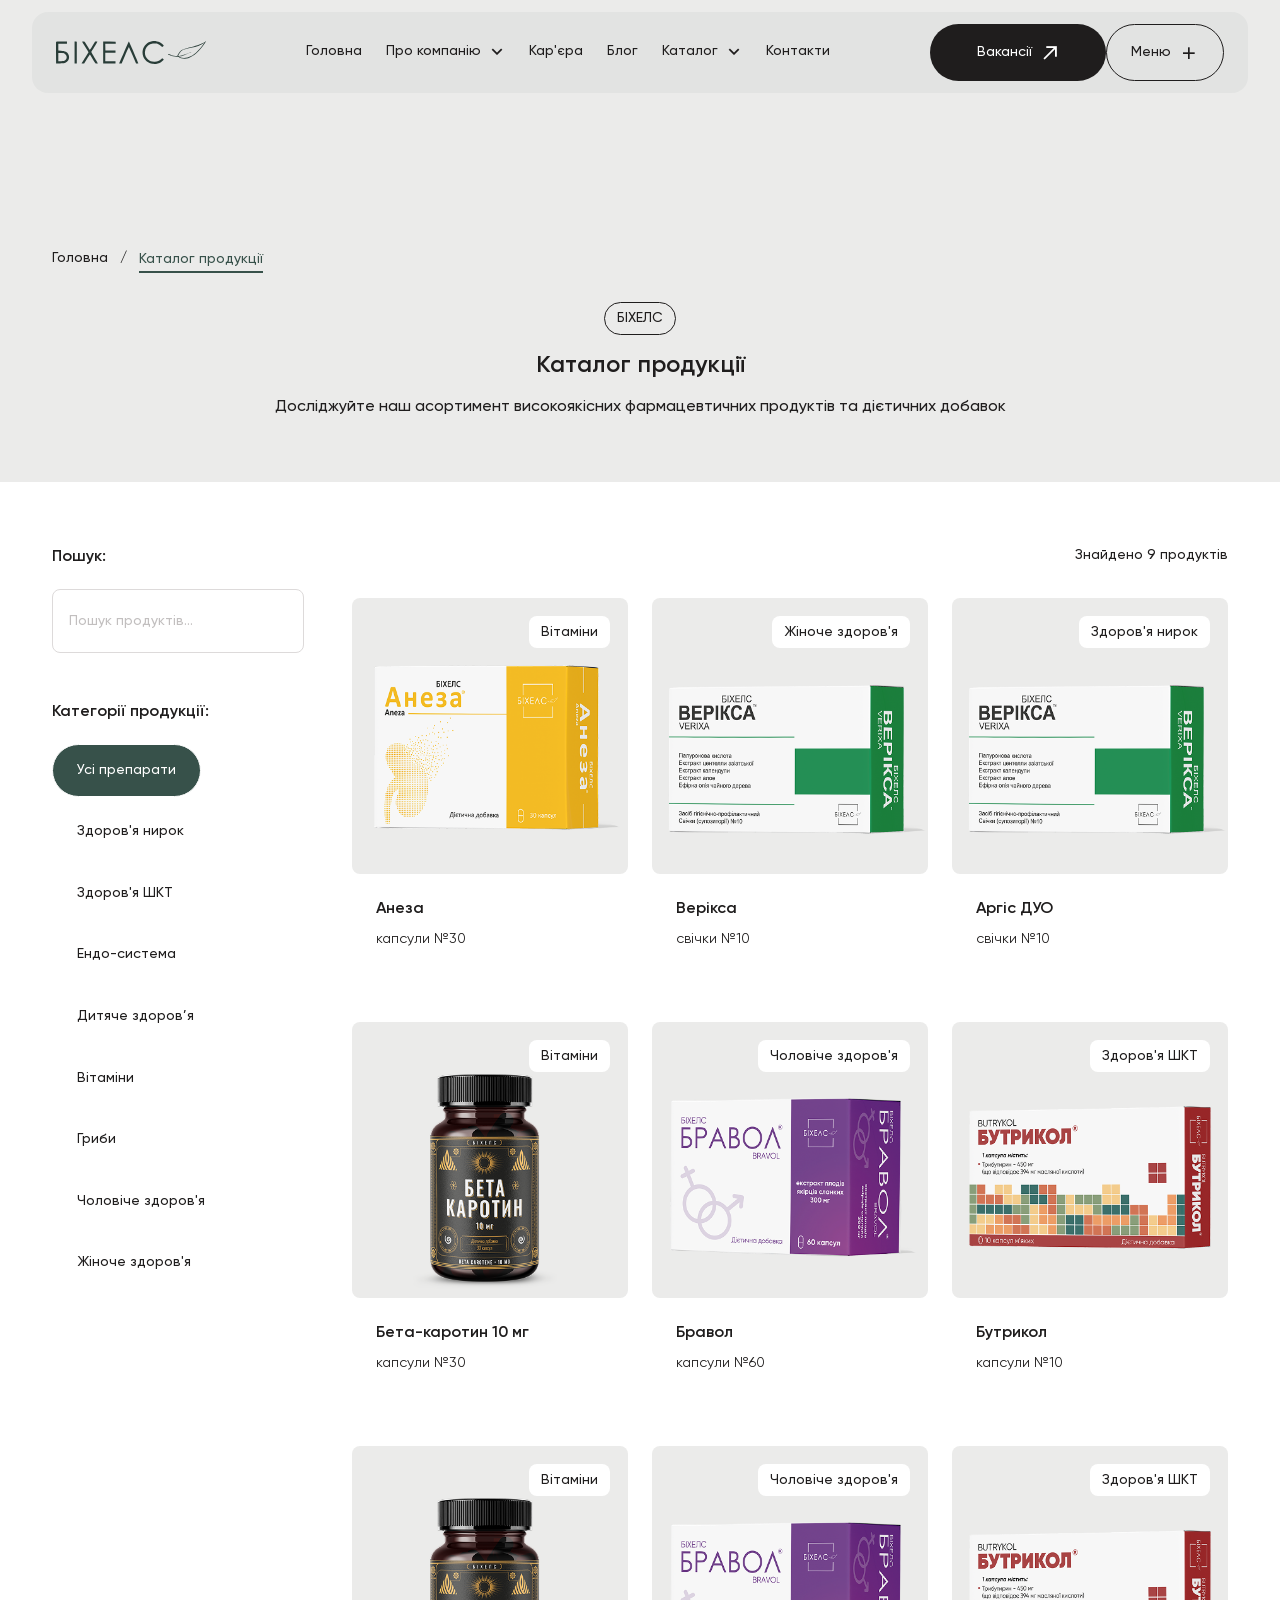
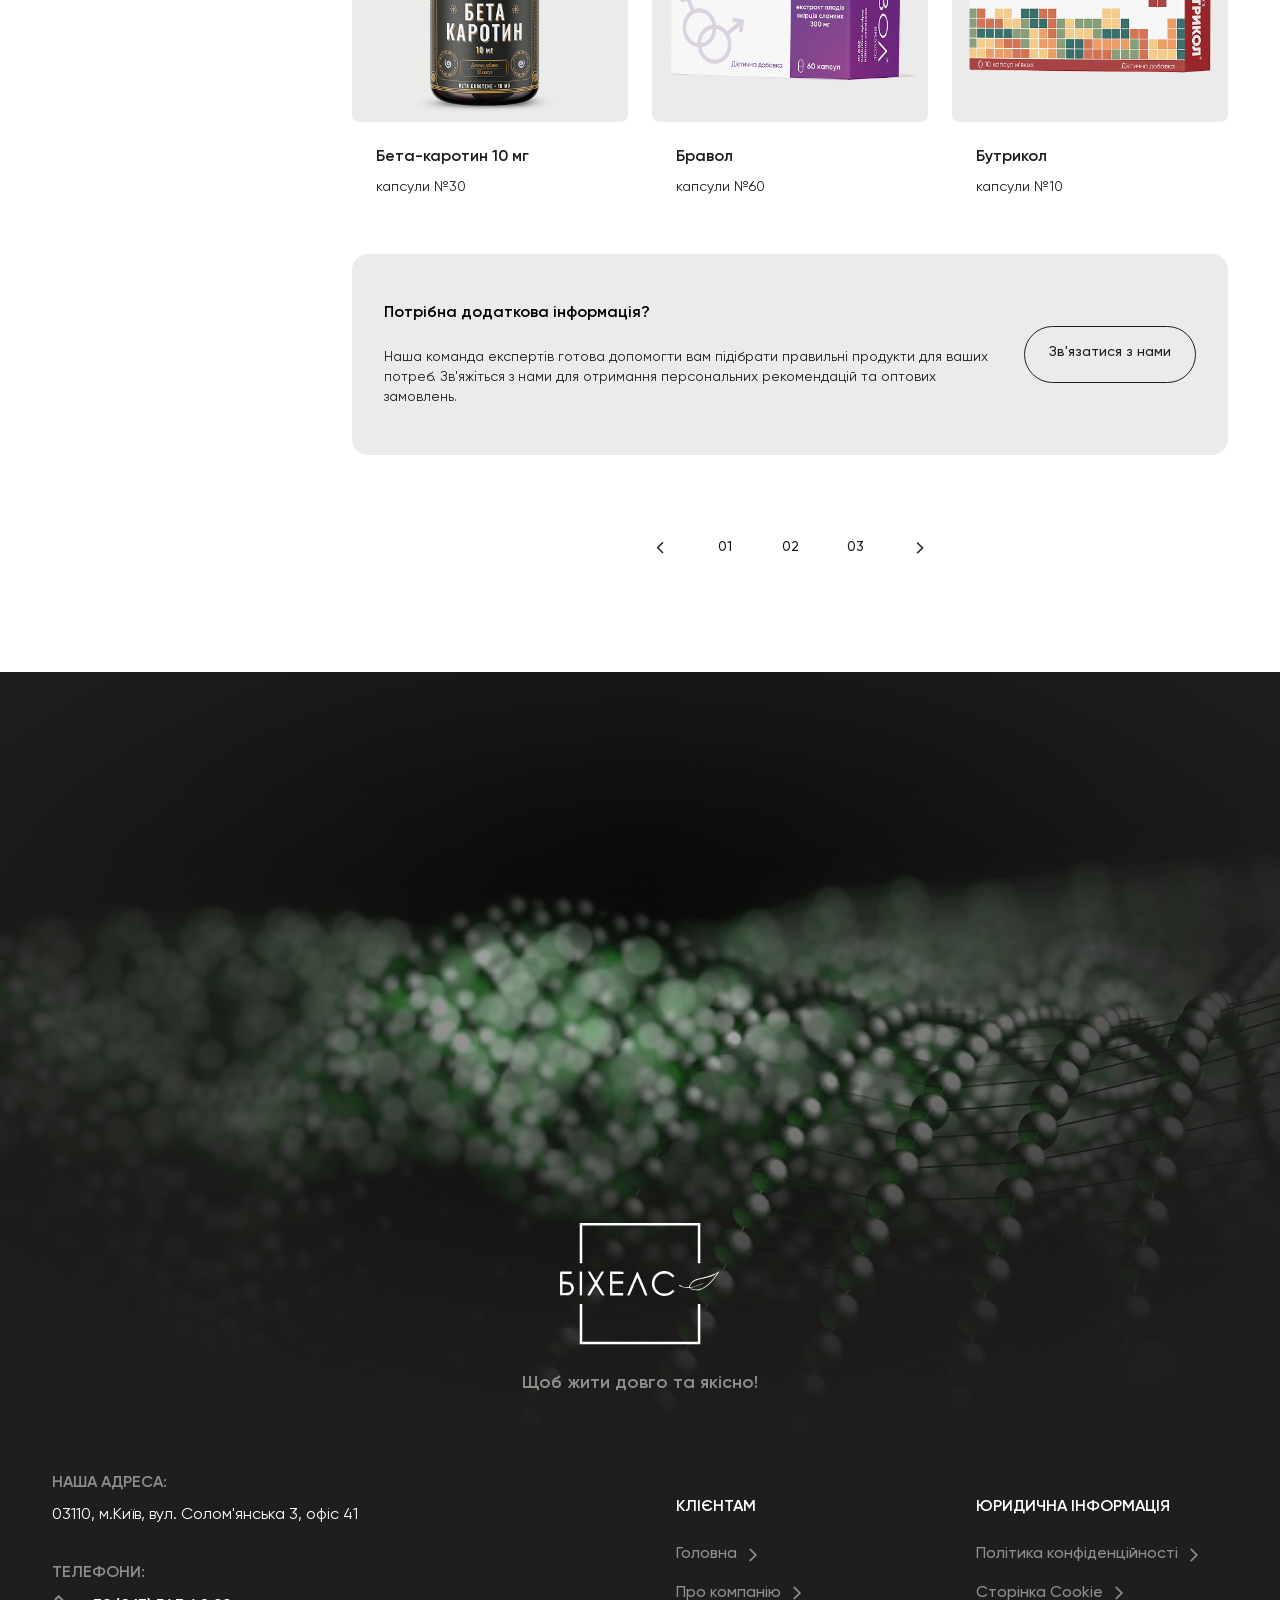
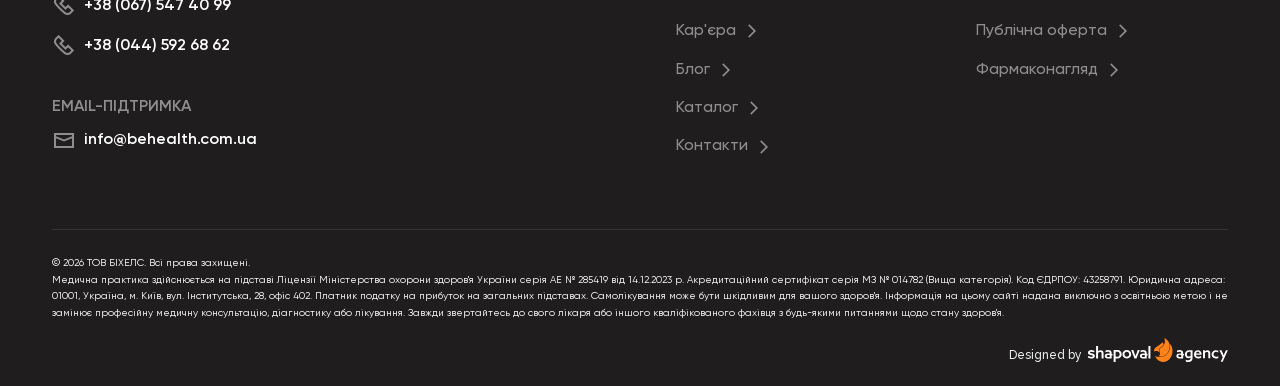
<file: catalog.html>
<!DOCTYPE html>
<html lang="uk">

<head>
    <meta charset="UTF-8">
    <meta name="viewport" content="width=device-width, initial-scale=1.0">
    <title>Behealth — Політика використання файлів Cookie</title>

    <!-- Lib Styles -->
    <link rel="stylesheet" href="css/lib/swiper.min.css">
    <link rel="stylesheet" href="css/lib/fancybox.min.css">
    <link rel="stylesheet" href="css/lib/aos.min.css">

    <!-- Styles -->
    <link rel="stylesheet" href="css/fonts.css">
    <link rel="stylesheet" href="css/icons.css">
    <link rel="stylesheet" href="css/variables.css">
    <link rel="stylesheet" href="css/reset.css">
    <link rel="stylesheet" href="css/style.css">
    <link rel="stylesheet" href="css/header.css">

    <!-- Favicon -->
    <link rel="icon" href="img/favicon.ico" type="image/x-icon">
</head>

<body>

    <!-- Header -->
    <header class="header" role="banner">
        <div class="container">

            <nav class="nav" aria-label="Головна навігація">
                <a href="index.html" class="nav__logo">
                    <img src="img/logo.svg" width="150" height="23" alt="Behealth Logo">
                </a>

                <ul class="nav__list">
                    <li class="nav__item">
                        <a href="index.html" class="nav__link">Головна</a>
                    </li>
                    <li class="nav__item nav__item--has-sub">
                        <button class="nav__link nav__link--sub-trigger" type="button" aria-expanded="false"
                            aria-haspopup="true">
                            Про компанію
                            <i class="icon-Namearrow_down" aria-hidden="true"></i>
                        </button>
                        <ul class="nav__submenu">
                            <li><a href="mission.html" class="nav__sublink">Місія та візія <i
                                        class="icon-Namearrow-right-down" aria-hidden="true"></i></a></li>
                            <li><a href="about.html" class="nav__sublink">Корпоративні цінності <i
                                        class="icon-Namearrow-right-down" aria-hidden="true"></i></a></li>
                            <li><a href="pharmacovigilance.html" class="nav__sublink">Сторінка фармаконагляду <i
                                        class="icon-Namearrow-right-down" aria-hidden="true"></i></a></li>
                        </ul>
                    </li>
                    <li class="nav__item">
                        <a href="career.html" class="nav__link">Кар'єра</a>
                    </li>
                    <li class="nav__item">
                        <a href="blog.html" class="nav__link">Блог</a>
                    </li>
                    <li class="nav__item nav__item--has-sub">
                        <button class="nav__link nav__link--sub-trigger" type="button">
                            Каталог
                            <i class="icon-Namearrow_down"></i>
                        </button>
                        <ul class="nav__submenu nav__submenu--catalog">
                            <li><a href="catalog.html" class="nav__sublink">Усі препарати <i
                                        class="icon-Namearrow-right-down"></i></a></li>
                            <li><a href="#" class="nav__sublink">Здоров'я нирок <i
                                        class="icon-Namearrow-right-down"></i></a></li>
                            <li><a href="#" class="nav__sublink">Чоловіче здоров'я <i
                                        class="icon-Namearrow-right-down"></i></a></li>
                            <li><a href="#" class="nav__sublink">Здоров'я ШКТ <i
                                        class="icon-Namearrow-right-down"></i></a></li>
                            <li><a href="#" class="nav__sublink">Жіноче здоров'я <i
                                        class="icon-Namearrow-right-down"></i></a></li>
                            <li><a href="#" class="nav__sublink">Здоров'я ендо-системи <i
                                        class="icon-Namearrow-right-down"></i></a></li>
                            <li><a href="#" class="nav__sublink">Дитяче здоров'я <i
                                        class="icon-Namearrow-right-down"></i></a></li>
                            <li><a href="#" class="nav__sublink">Вітаміни та мінерали <i
                                        class="icon-Namearrow-right-down"></i></a></li>
                            <li><a href="#" class="nav__sublink">Гриби <i class="icon-Namearrow-right-down"></i></a>
                            </li>
                        </ul>
                    </li>
                    <li class="nav__item">
                        <a href="contact.html" class="nav__link">Контакти</a>
                    </li>
                </ul>
                <a href="vacancy.html" class="nav__link-vacancies btn btn--black">Вакансії
                    <i class="icon-Namearrow-right-up" aria-hidden="true"></i>
                </a>
                <button class="burger btn btn--transparent" type="button" aria-label="Відкрити меню"
                    aria-expanded="false" aria-controls="mobile-menu">
                    Меню
                    <i class="icon-Nameplus" aria-hidden="true"></i>
                </button>
            </nav>

            <div class="mobile-menu" id="mobile-menu" aria-hidden="true">
                <ul class="mobile-menu__list">
                    <li class="mobile-menu__item"><a href="index.html" class="mobile-menu__link">Головна</a></li>
                    <li class="mobile-menu__item mobile-menu__item--has-sub">
                        <button class="mobile-menu__link mobile-menu__link--sub-trigger" type="button"
                            aria-expanded="false" aria-haspopup="true">
                            Про компанію <i class="icon-Namearrow_down" aria-hidden="true"></i>
                        </button>
                        <ul class="mobile-menu__submenu">
                            <li><a href="mission.html" class="mobile-menu__sublink">Місія та візія <i
                                        class="icon-Namearrow-right-down" aria-hidden="true"></i></a></li>
                            <li><a href="about.html" class="mobile-menu__sublink">Корпоративні цінності <i
                                        class="icon-Namearrow-right-down" aria-hidden="true"></i></a></li>
                            <li><a href="pharmacovigilance.html" class="mobile-menu__sublink">Сторінка фармаконагляду <i
                                        class="icon-Namearrow-right-down" aria-hidden="true"></i></a></li>
                        </ul>
                    </li>
                    <li class="mobile-menu__item"><a href="career.html" class="mobile-menu__link">Кар'єра</a></li>
                    <li class="mobile-menu__item"><a href="blog.html" class="mobile-menu__link">Блог</a></li>
                    <li class="mobile-menu__item mobile-menu__item--has-sub">
                        <button class="mobile-menu__link mobile-menu__link--sub-trigger" type="button">
                            Каталог <i class="icon-Namearrow_down" aria-hidden="true"></i>
                        </button>
                        <ul class="mobile-menu__submenu">
                            <li><a href="catalog.html" class="mobile-menu__sublink">Усі препарати <i
                                        class="icon-Namearrow-right-down"></i></a></li>
                            <li><a href="#" class="mobile-menu__sublink">Чоловіче здоров'я <i
                                        class="icon-Namearrow-right-down"></i></a></li>
                            <li><a href="#" class="mobile-menu__sublink">Жіноче здоров'я <i
                                        class="icon-Namearrow-right-down"></i></a></li>
                            <li><a href="#" class="mobile-menu__sublink">Здоров'я нирок <i
                                        class="icon-Namearrow-right-down"></i></a></li>
                            <li><a href="#" class="mobile-menu__sublink">Здоров'я ШКТ <i
                                        class="icon-Namearrow-right-down"></i></a></li>
                            <li><a href="#" class="mobile-menu__sublink">Здоров'я ендо-системи <i
                                        class="icon-Namearrow-right-down"></i></a></li>
                            <li><a href="#" class="mobile-menu__sublink">Вітаміни та мінерали <i
                                        class="icon-Namearrow-right-down"></i></a></li>
                            <li><a href="#" class="mobile-menu__sublink">Дитяче здоров'я <i
                                        class="icon-Namearrow-right-down"></i></a></li>
                            <li><a href="#" class="mobile-menu__sublink">Гриби <i
                                        class="icon-Namearrow-right-down"></i></a></li>
                        </ul>
                    </li>
                    <li class="mobile-menu__item"><a href="contact.html" class="mobile-menu__link">Контакти</a></li>
                </ul>
                <address class="mobile-menu__address">
                    <p class="mobile-menu__address-title">НАША АДРЕСА:</p>
                    <p class="mobile-menu__address-text">03110, м.Київ, вул. Солом'янська 3, офіс 41</p>
                    <p class="mobile-menu__address-title">ТЕЛЕФОНИ:</p>
                    <a href="tel:+380675474099" class="mobile-menu__contact-link mobile-menu__contact-link--phone"><i
                            class="icon-Namephone-m" aria-hidden="true"></i> +38 (067) 547 40 99</a>
                    <a href="tel:+380445926862" class="mobile-menu__contact-link mobile-menu__contact-link--phone"><i
                            class="icon-Namephone-m" aria-hidden="true"></i> +38 (044) 592 68 62</a>
                    <p class="mobile-menu__address-title">EMAIL-ПІДТРИМКА</p>
                    <a href="mailto:info@behealth.com.ua"
                        class="mobile-menu__contact-link mobile-menu__contact-link--email"><i class="icon-Nameemail-m"
                            aria-hidden="true"></i> info@behealth.com.ua</a>
                </address>
            </div>

        </div>
    </header>

    <!-- Main -->
    <main class="main">

        <section class="hero--big hero--big--vacancy hero--big--contact">
            <div class="container">
                <div class="breadcrumbs">
                    <ul class="breadcrumbs__list">
                        <li class="breadcrumbs__item">
                            <a href="index.html" class="breadcrumbs__link">Головна</a>
                        </li>
                        <li class="breadcrumbs__item" aria-current="page">
                            <span class="breadcrumbs__text">Каталог продукції</span>
                        </li>
                    </ul>
                </div>
                <div class="hero--big__content">
                    <span class="badge">БІХЕЛС</span>
                    <h1>Каталог продукції</h1>
                    <p>Досліджуйте наш асортимент високоякісних фармацевтичних продуктів та дієтичних добавок</p>
                </div>
            </div>
        </section>

        <div class="catalog--catalog">
            <div class="container">
                <aside class="catalog--catalog__sidebar">
                    <div class="catalog--catalog__sidebar-header">
                        <h3>Фільтри:</h3>
                        <button class="btn btn-filter-close">
                            Закарити
                            <i class="icon-Nameminus"></i>
                        </button>
                    </div>
                    <div class="catalog--catalog__sidebar-search">
                        <label for="catalog-search">Пошук:</label>
                        <input type="text" id="catalog-search" placeholder="Пошук продуктів..." name="catalog-search">
                    </div>
                    <div class="catalog--catalog__sidebar-filter">
                        <h3>Категорії продукції:</h3>
                        <ul class="catalog--catalog__sidebar-list">
                            <li class="catalog--catalog__sidebar-item">
                                <a href="#" class="catalog--catalog__sidebar-link">Усі препарати</a>
                            </li>
                            <li class="catalog--catalog__sidebar-item">
                                <a href="#" class="catalog--catalog__sidebar-link">Здоров'я нирок</a>
                            </li>
                            <li class="catalog--catalog__sidebar-item">
                                <a href="#" class="catalog--catalog__sidebar-link">Здоров'я ШКТ</a>
                            </li>
                            <li class="catalog--catalog__sidebar-item">
                                <a href="#" class="catalog--catalog__sidebar-link">Ендо-система</a>
                            </li>
                            <li class="catalog--catalog__sidebar-item">
                                <a href="#" class="catalog--catalog__sidebar-link">Дитяче здоров’я</a>
                            </li>
                            <li class="catalog--catalog__sidebar-item">
                                <a href="#" class="catalog--catalog__sidebar-link">Вітаміни</a>
                            </li>
                            <li class="catalog--catalog__sidebar-item">
                                <a href="#" class="catalog--catalog__sidebar-link">Гриби</a>
                            </li>
                            <li class="catalog--catalog__sidebar-item">
                                <a href="#" class="catalog--catalog__sidebar-link">Чоловіче здоров'я</a>
                            </li>
                            <li class="catalog--catalog__sidebar-item">
                                <a href="#" class="catalog--catalog__sidebar-link">Жіноче здоров'я</a>
                            </li>
                        </ul>
                    </div>
                </aside>
                <div class="catalog--catalog-boxs">
                    <div class="catalog--catalog__products">
                        <div class="catalog--catalog__products-filter">
                            <button class="btn--filter-open">
                                <i class="icon-Namefilter-m"></i>
                                Фільтри та пошук</button>
                            <span class="catalog--catalog__products-name"></span>
                        </div>
                        <p class="catalog--catalog__products-all">Знайдено 112 продуктів</p>
                    </div>
                    <div class="catalog--catalog__products-list">
                        <article class="news__card">
                            <a href="article.html" class="news__card-link">
                                <div class="news__card-image">
                                    <img src="img/catalog-article-news1.png" width="248" height="248" loading="lazy"
                                        alt="БІХЕЛС інтегрує екосистему цифрового моніторингу здоров'я">
                                    <span class="news__card-badge" aria-label="Категорія: Вітаміни">Вітаміни</span>
                                </div>
                                <div class="news__card-content">
                                    <h3 class="news__card-title">Анеза</h3>
                                    <span>капсули №30</span>
                                </div>
                            </a>
                        </article>
                        <article class="news__card">
                            <a href="article.html" class="news__card-link">
                                <div class="news__card-image">
                                    <img src="img/catalog-article-news2.png" width="248" height="248" loading="lazy"
                                        alt="БІХЕЛС інтегрує екосистему цифрового моніторингу здоров'я">
                                    <span class="news__card-badge" aria-label="Категорія: Жіноче здоров'я">Жіноче
                                        здоров'я</span>
                                </div>
                                <div class="news__card-content">
                                    <h3 class="news__card-title">Верікса</h3>
                                    <span>свічки №10</span>
                                </div>
                            </a>
                        </article>
                        <article class="news__card">
                            <a href="article.html" class="news__card-link">
                                <div class="news__card-image">
                                    <img src="img/catalog-article-news2.png" width="248" height="248" loading="lazy"
                                        alt="БІХЕЛС інтегрує екосистему цифрового моніторингу здоров'я">
                                    <span class="news__card-badge" aria-label="Категорія: Здоров'я нирок">Здоров'я
                                        нирок</span>
                                </div>
                                <div class="news__card-content">
                                    <h3 class="news__card-title">Аргіс ДУО</h3>
                                    <span>свічки №10 </span>
                                </div>
                            </a>
                        </article>
                        <article class="news__card">
                            <a href="article.html" class="news__card-link">
                                <div class="news__card-image">
                                    <img src="img/catalog-article-news4.png" width="248" height="248" loading="lazy"
                                        alt="БІХЕЛС інтегрує екосистему цифрового моніторингу здоров'я">
                                    <span class="news__card-badge" aria-label="Категорія: Вітаміни">Вітаміни</span>
                                </div>
                                <div class="news__card-content">
                                    <h3 class="news__card-title">Бета-каротин 10 мг</h3>
                                    <span>капсули №30 </span>
                                </div>
                            </a>
                        </article>
                        <article class="news__card">
                            <a href="article.html" class="news__card-link">
                                <div class="news__card-image">
                                    <img src="img/catalog-article-news5.png" width="248" height="248" loading="lazy"
                                        alt="БІХЕЛС інтегрує екосистему цифрового моніторингу здоров'я">
                                    <span class="news__card-badge" aria-label="Категорія: Чоловіче здоров'я">Чоловіче
                                        здоров'я</span>
                                </div>
                                <div class="news__card-content">
                                    <h3 class="news__card-title">Бравол</h3>
                                    <span>капсули №60</span>
                                </div>
                            </a>
                        </article>
                        <article class="news__card">
                            <a href="article.html" class="news__card-link">
                                <div class="news__card-image">
                                    <img src="img/catalog-article-news6.png" width="248" height="248" loading="lazy"
                                        alt="БІХЕЛС інтегрує екосистему цифрового моніторингу здоров'я">
                                    <span class="news__card-badge" aria-label="Категорія: Здоров'я ШКТ">Здоров'я ШКТ</span>
                                </div>
                                <div class="news__card-content">
                                    <h3 class="news__card-title">Бутрикол</h3>
                                    <span>капсули №10</span>
                                </div>
                            </a>
                        </article>
                        <article class="news__card">
                            <a href="article.html" class="news__card-link">
                                <div class="news__card-image">
                                    <img src="img/catalog-article-news4.png" width="248" height="248" loading="lazy"
                                        alt="БІХЕЛС інтегрує екосистему цифрового моніторингу здоров'я">
                                    <span class="news__card-badge" aria-label="Категорія: Вітаміни">Вітаміни</span>
                                </div>
                                <div class="news__card-content">
                                    <h3 class="news__card-title">Бета-каротин 10 мг</h3>
                                    <span>капсули №30 </span>
                                </div>
                            </a>
                        </article>
                        <article class="news__card">
                            <a href="article.html" class="news__card-link">
                                <div class="news__card-image">
                                    <img src="img/catalog-article-news5.png" width="248" height="248" loading="lazy"
                                        alt="БІХЕЛС інтегрує екосистему цифрового моніторингу здоров'я">
                                    <span class="news__card-badge" aria-label="Категорія: Чоловіче здоров'я">Чоловіче
                                        здоров'я</span>
                                </div>
                                <div class="news__card-content">
                                    <h3 class="news__card-title">Бравол</h3>
                                    <span>капсули №60</span>
                                </div>
                            </a>
                        </article>
                        <article class="news__card">
                            <a href="article.html" class="news__card-link">
                                <div class="news__card-image">
                                    <img src="img/catalog-article-news6.png" width="248" height="248" loading="lazy"
                                        alt="БІХЕЛС інтегрує екосистему цифрового моніторингу здоров'я">
                                    <span class="news__card-badge" aria-label="Категорія: Здоров'я ШКТ">Здоров'я ШКТ</span>
                                </div>
                                <div class="news__card-content">
                                    <h3 class="news__card-title">Бутрикол</h3>
                                    <span>капсули №10</span>
                                </div>
                            </a>
                        </article>
                    </div>
                    <div class="catalog--catalog__products-cards">
                        <div class="catalog--catalog__products-cards-content">
                            <h3>Потрібна додаткова інформація?</h3>
                            <p>Наша команда експертів готова допомогти вам підібрати правильні продукти для ваших потреб.
                                Зв'яжіться з нами для отримання персональних рекомендацій та оптових замовлень.</p>
                        </div>
                        <a href="contact.html" class="catalog--catalog__products-cards-link">Зв'язатися з нами</a>
                    </div>
                    <div class="pagination">
                        <ul class="pagination-list">
                            <li class="pagination__item">
                                <a href="#" class="pagination__link">
                                    <i class="icon-Namearrow_back" aria-hidden="true"></i>
                                </a>
                            </li>
                            <li class="pagination__item pagination__item--active"><a href="#"
                                    class="pagination__link">01</a></li>
                            <li class="pagination__item"><a href="#" class="pagination__link">02</a></li>
                            <li class="pagination__item"><a href="#" class="pagination__link">03</a></li>
                            <li class="pagination__item">
                                <a href="#" class="pagination__link">
                                    <i class="icon-Namearrow_forward" aria-hidden="true"></i>
                                </a>
                            </li>
                        </ul>
                    </div>
                </div>
            </div>
        </div>


        <div class="banner">
            <div class="banner-image">
                <img src="img/logo-white.svg" width="160" height="160" loading="lazy"
                    alt="Логотип медичної компанії «Біхелс»">
            </div>
            <h3>Щоб жити довго та якісно!</h3>
            <div class="banner-bg">
                <img src="img/catalog-banner.jpg" width="1920" height="776" loading="lazy" alt="">
            </div>
        </div>

    </main>

    <!-- Footer -->
    <footer class="footer" role="contentinfo">
        <div class="container">

            <div class="footer__body" data-aos="fade-up" data-aos-anchor-placement="top-bottom">

                <address class="footer__contacts">
                    <p class="footer__contacts-label">НАША АДРЕСА:</p>
                    <p class="footer__contacts-address">03110, м.Київ, вул. Солом'янська 3, офіс 41</p>

                    <p class="footer__contacts-label">ТЕЛЕФОНИ:</p>
                    <ul class="footer__contacts-list" role="list">
                        <li class="footer__contacts-item">
                            <a href="tel:+380675474099" class="footer__contacts-link footer__contacts-link--phone">
                                <i class="icon-Namephone-m" aria-hidden="true"></i>
                                +38 (067) 547 40 99
                            </a>
                        </li>
                        <li class="footer__contacts-item">
                            <a href="tel:+380445926862" class="footer__contacts-link footer__contacts-link--phone">
                                <i class="icon-Namephone-m" aria-hidden="true"></i>
                                +38 (044) 592 68 62
                            </a>
                        </li>
                    </ul>

                    <p class="footer__contacts-label">EMAIL-ПІДТРИМКА</p>
                    <a href="mailto:info@behealth.com.ua" class="footer__contacts-link footer__contacts-link--email">
                        <i class="icon-Nameemail-m" aria-hidden="true"></i>
                        info@behealth.com.ua
                    </a>
                </address>

                <div class="footer__nav">
                    <nav class="footer__nav-col" aria-label="Клієнтам">
                        <h3 class="footer__nav-heading">Клієнтам</h3>
                        <ul class="footer__nav-list" role="list">
                            <li class="footer__nav-item"><a href="index.html" class="footer__nav-link">Головна</a></li>
                            <li class="footer__nav-item"><a href="about.html" class="footer__nav-link">Про компанію</a>
                            </li>
                            <li class="footer__nav-item"><a href="vacancy.html" class="footer__nav-link">Кар'єра</a>
                            </li>
                            <li class="footer__nav-item"><a href="blog.html" class="footer__nav-link">Блог</a></li>
                            <li class="footer__nav-item"><a href="catalog.html" class="footer__nav-link">Каталог</a>
                            </li>
                            <li class="footer__nav-item"><a href="contact.html" class="footer__nav-link">Контакти</a>
                            </li>
                        </ul>
                    </nav>
                    <nav class="footer__nav-col" aria-label="Юридична інформація">
                        <h3 class="footer__nav-heading">Юридична інформація</h3>
                        <ul class="footer__nav-list" role="list">
                            <li class="footer__nav-item"><a href="privacy-policy.html" class="footer__nav-link">Політика
                                    конфіденційності</a></li>
                            <li class="footer__nav-item"><a href="cookie-policy.html" class="footer__nav-link">Сторінка
                                    Cookie</a></li>
                            <li class="footer__nav-item"><a href="public-offer.html" class="footer__nav-link">Публічна
                                    оферта</a></li>
                            <li class="footer__nav-item"><a href="pharmacovigilance.html"
                                    class="footer__nav-link">Фармаконагляд</a></li>
                        </ul>
                    </nav>
                </div>

            </div>

            <div class="footer__bottom">
                <div class="footer__bottom-contents">
                    <p class="footer__bottom-copy">
                        <small>© 2026 ТОВ БІХЕЛС. Всі права захищені.</small>
                    </p>
                    <p class="footer__bottom-legal">
                        <small>Медична практика здійснюється на підставі Ліцензії Міністерства охорони здоров'я України
                            серія АЕ №&nbsp;285419 від 14.12.2023 р. Акредитаційний сертифікат серія МЗ №&nbsp;014782
                            (Вища категорія). Код ЄДРПОУ: 43258791. Юридична адреса: 01001, Україна, м. Київ, вул.
                            Інститутська, 28, офіс 402. Платник податку на прибуток на загальних підставах.
                            Самолікування може бути шкідливим для вашого здоров'я. Інформація на цьому сайті надана
                            виключно з освітньою метою і не замінює професійну медичну консультацію, діагностику або
                            лікування. Завжди звертайтесь до свого лікаря або іншого кваліфікованого фахівця з
                            будь-якими питаннями щодо стану здоров'я.</small>
                    </p>
                </div>
                <p class="footer__bottom-dev">
                    Designed by <a href="https://shapoval.agency" class="footer__bottom-dev-link" target="_blank"
                        rel="noopener noreferrer">
                        <img src="img/logo-brand.svg" width="140" height="24" alt="">
                    </a>
                </p>
            </div>

        </div>
    </footer>

    <!-- Lib Scripts -->
    <script src="js/lib/lenis.min.js"></script>
    <script src="js/lib/swiper.min.js"></script>
    <script src="js/lib/fancybox.umd.js"></script>
    <script src="js/lib/simpleParallax.min.js"></script>
    <script src="js/lib/aos.min.js"></script>

    <!-- Scripts -->
    <script src="js/main.js"></script>
</body>

</html>
</file>
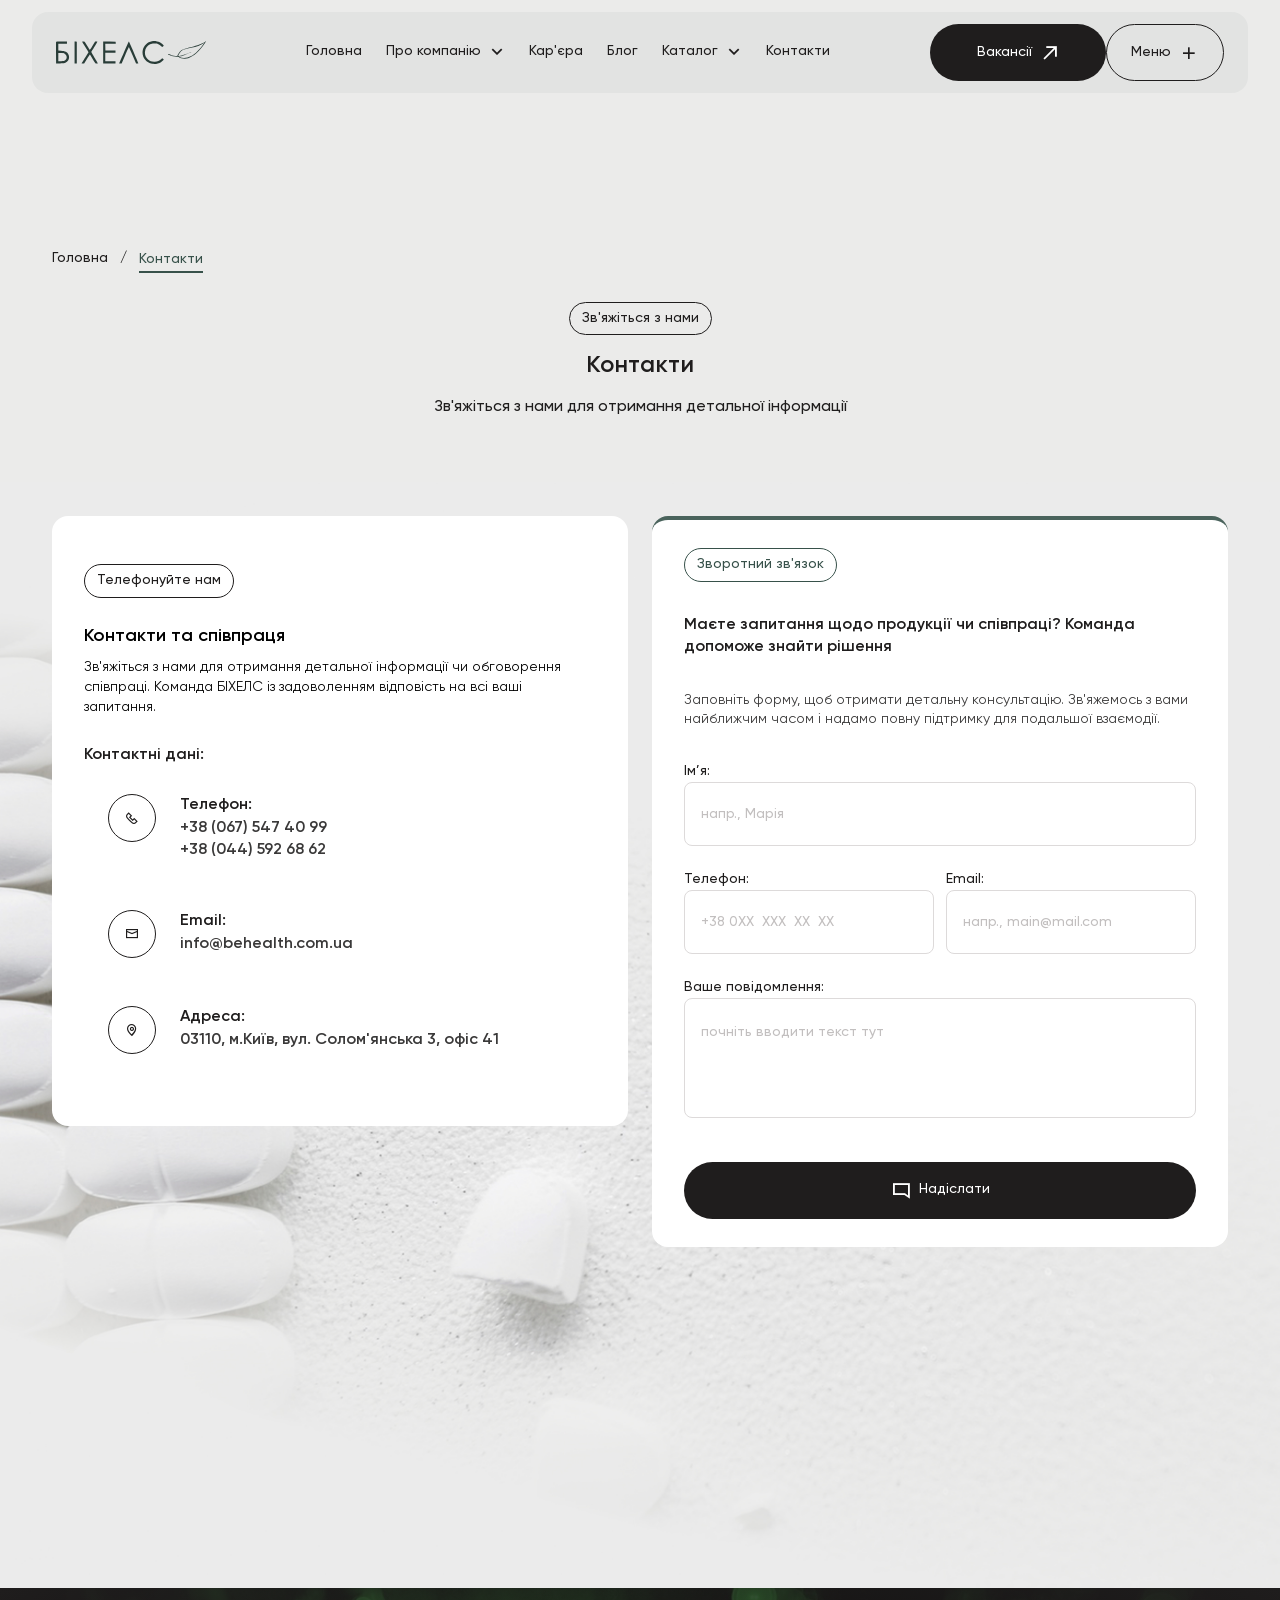
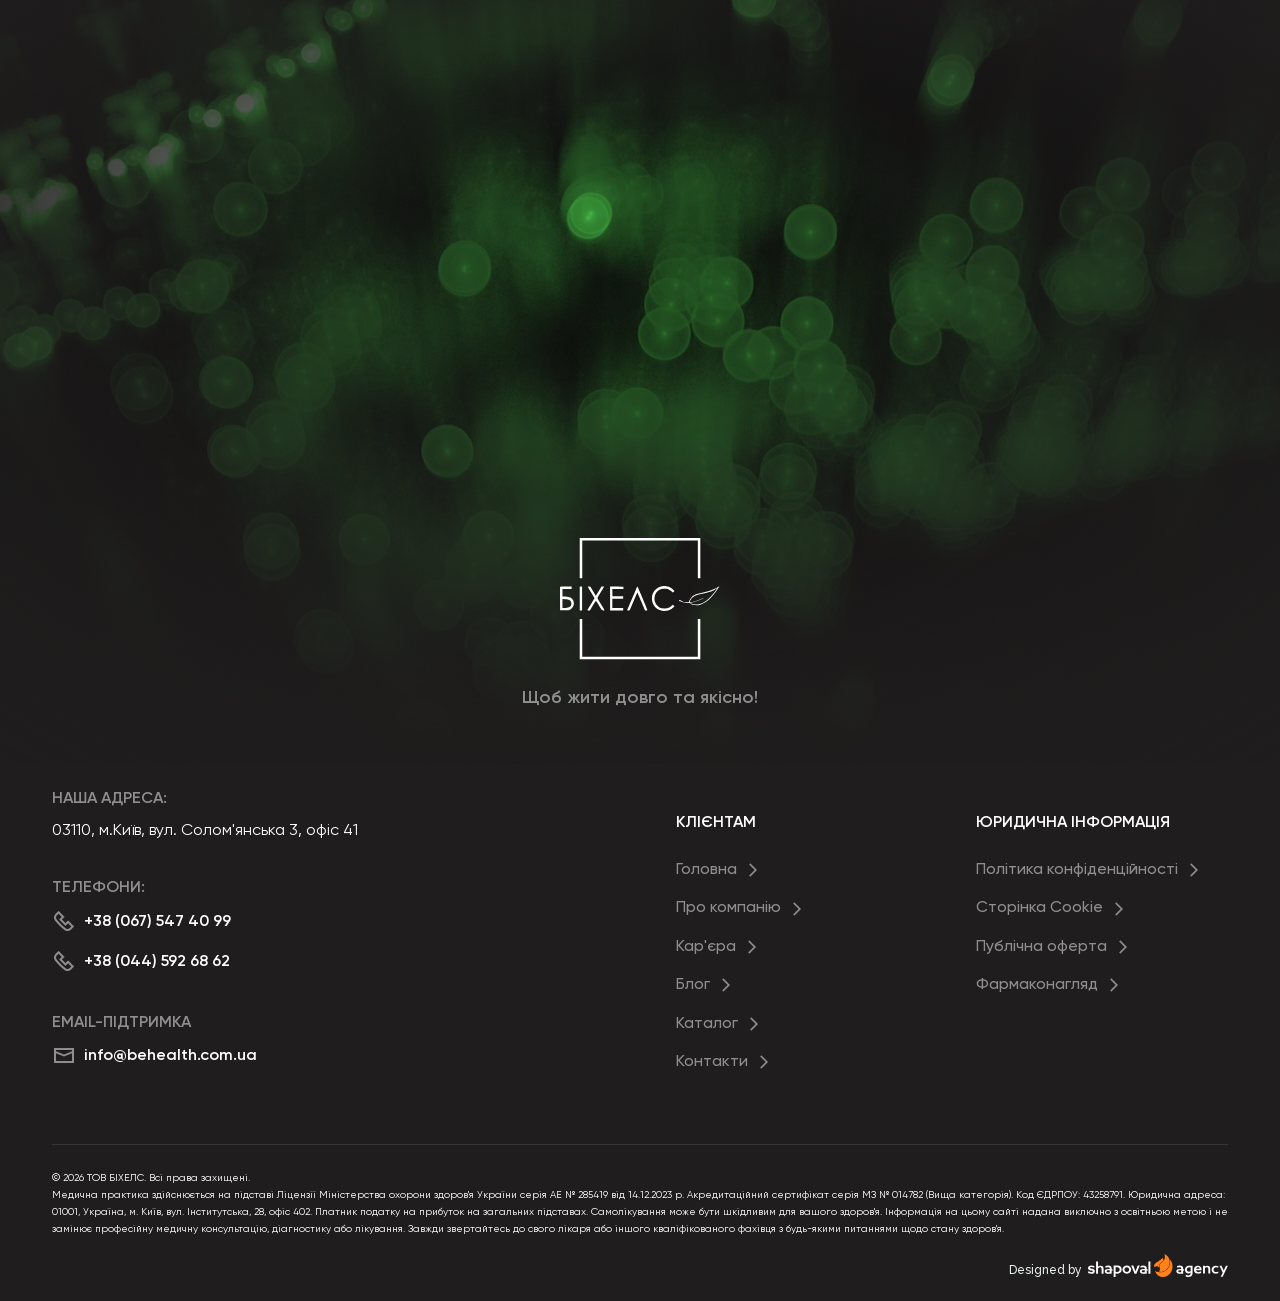
<file: contact.html>
<!DOCTYPE html>
<html lang="uk">

<head>
    <meta charset="UTF-8">
    <meta name="viewport" content="width=device-width, initial-scale=1.0">
    <title>Behealth</title>

    <!-- Lib Styles -->
    <link rel="stylesheet" href="css/lib/swiper.min.css">
    <link rel="stylesheet" href="css/lib/fancybox.min.css">
    <link rel="stylesheet" href="css/lib/aos.min.css">

    <!-- Styles -->
    <link rel="stylesheet" href="css/fonts.css">
    <link rel="stylesheet" href="css/icons.css">
    <link rel="stylesheet" href="css/variables.css">
    <link rel="stylesheet" href="css/reset.css">
    <link rel="stylesheet" href="css/style.css">
    <link rel="stylesheet" href="css/header.css">

    <!-- Favicon -->
    <link rel="icon" href="img/favicon.ico" type="image/x-icon">
</head>

<body>

    <!-- Header -->
    <header class="header" role="banner">
        <div class="container">

            <nav class="nav" aria-label="Головна навігація">
                <!-- Лого -->
                <a href="index.html" class="nav__logo">
                    <img src="img/logo.svg" width="150" height="23" alt="Behealth Logo">
                </a>

                <!-- Desktop меню -->
                <ul class="nav__list">
                    <li class="nav__item">
                        <a href="index.html" class="nav__link">Головна</a>
                    </li>
                    <li class="nav__item nav__item--has-sub">
                        <button class="nav__link nav__link--sub-trigger" type="button" aria-expanded="false"
                            aria-haspopup="true">
                            Про компанію
                            <i class="icon-Namearrow_down" aria-hidden="true"></i>
                        </button>
                        <ul class="nav__submenu">
                            <li><a href="mission.html" class="nav__sublink">Місія та візія <i class="icon-Namearrow-right-down"
                                        aria-hidden="true"></i></a></li>
                            <li><a href="about.html" class="nav__sublink">Корпоративні цінності <i
                                        class="icon-Namearrow-right-down" aria-hidden="true"></i></a></li>
                            <li><a href="pharmacovigilance.html" class="nav__sublink">Сторінка фармаконагляду <i
                                        class="icon-Namearrow-right-down" aria-hidden="true"></i></a></li>
                        </ul>
                    </li>
                    <li class="nav__item">
                        <a href="career.html" class="nav__link">Кар'єра</a>
                    </li>
                    <li class="nav__item">
                        <a href="blog.html" class="nav__link">Блог</a>
                    </li>
                    <li class="nav__item nav__item--has-sub">
                        <button class="nav__link nav__link--sub-trigger" type="button">
                            Каталог
                            <i class="icon-Namearrow_down"></i>
                        </button>
                        <ul class="nav__submenu nav__submenu--catalog">
                            <li><a href="catalog.html" class="nav__sublink">Усі препарати <i
                                        class="icon-Namearrow-right-down"></i></a></li>
                            <li><a href="#" class="nav__sublink">Здоров'я нирок <i
                                        class="icon-Namearrow-right-down"></i></a></li>
                            <li><a href="#" class="nav__sublink">Чоловіче здоров'я <i
                                        class="icon-Namearrow-right-down"></i></a></li>
                            <li><a href="#" class="nav__sublink">Здоров'я ШКТ <i
                                        class="icon-Namearrow-right-down"></i></a></li>
                            <li><a href="#" class="nav__sublink">Жіноче здоров'я <i
                                        class="icon-Namearrow-right-down"></i></a></li>
                            <li><a href="#" class="nav__sublink">Здоров'я ендо-системи <i
                                        class="icon-Namearrow-right-down"></i></a>
                            </li>
                            <li><a href="#" class="nav__sublink">Дитяче здоров’я <i
                                        class="icon-Namearrow-right-down"></i></a></li>
                            <li><a href="#" class="nav__sublink">Вітаміни та мінерали <i
                                        class="icon-Namearrow-right-down"></i></a>
                            </li>
                            <li><a href="#" class="nav__sublink">Гриби <i class="icon-Namearrow-right-down"></i></a>
                            </li>
                        </ul>
                    </li>
                    <li class="nav__item">
                        <a href="contact.html" class="nav__link">Контакти</a>
                    </li>
                </ul>
                <a href="vacancy.html" class="nav__link-vacancies btn btn--black">Вакансії
                    <i class="icon-Namearrow-right-up" aria-hidden="true"></i>
                </a>
                <!-- Burger button -->
                <button class="burger btn btn--transparent" type="button" aria-label="Відкрити меню"
                    aria-expanded="false" aria-controls="mobile-menu">
                    Меню
                    <i class="icon-Nameplus" aria-hidden="true"></i>
                </button>
            </nav>

            <!-- Mobile menu -->
            <div class="mobile-menu" id="mobile-menu" aria-hidden="true">
                <ul class="mobile-menu__list">
                    <li class="mobile-menu__item">
                        <a href="index.html" class="mobile-menu__link">Головна</a>
                    </li>
                    <li class="mobile-menu__item mobile-menu__item--has-sub">
                        <button class="mobile-menu__link mobile-menu__link--sub-trigger" type="button"
                            aria-expanded="false" aria-haspopup="true">
                            Про компанію
                            <i class="icon-Namearrow_down" aria-hidden="true"></i>
                        </button>
                        <ul class="mobile-menu__submenu">
                            <li><a href="mission.html" class="mobile-menu__sublink">Місія та візія <i
                                        class="icon-Namearrow-right-down" aria-hidden="true"></i></a></li>
                            <li><a href="about.html" class="mobile-menu__sublink">Корпоративні цінності <i
                                        class="icon-Namearrow-right-down" aria-hidden="true"></i></a></li>
                            <li><a href="pharmacovigilance.html" class="mobile-menu__sublink">Сторінка фармаконагляду <i
                                        class="icon-Namearrow-right-down" aria-hidden="true"></i></a></li>
                        </ul>
                    </li>
                    <li class="mobile-menu__item">
                        <a href="career.html" class="mobile-menu__link">Кар’єра</a>
                    </li>
                    <li class="mobile-menu__item">
                        <a href="blog.html" class="mobile-menu__link">Блог</a>
                    </li>
                    <li class="mobile-menu__item mobile-menu__item--has-sub">
                        <button class="mobile-menu__link mobile-menu__link--sub-trigger" type="button">
                            Каталог
                            <i class="icon-Namearrow_down" aria-hidden="true"></i>
                        </button>
                        <ul class="mobile-menu__submenu">
                            <li><a href="catalog.html" class="mobile-menu__sublink">Усі препарати <i
                                        class="icon-Namearrow-right-down"></i></a>
                            </li>
                            <li><a href="#" class="mobile-menu__sublink">Чоловіче здоров'я <i
                                        class="icon-Namearrow-right-down"></i></a></li>
                            <li><a href="#" class="mobile-menu__sublink">Жіноче здоров'я <i
                                        class="icon-Namearrow-right-down"></i></a>
                            </li>
                            <li><a href="#" class="mobile-menu__sublink">Здоров'я нирок <i
                                        class="icon-Namearrow-right-down"></i></a>
                            </li>
                            <li><a href="#" class="mobile-menu__sublink">Здоров'я ШКТ <i
                                        class="icon-Namearrow-right-down"></i></a>
                            </li>
                            <li><a href="#" class="mobile-menu__sublink">Здоров'я ендо-системи <i
                                        class="icon-Namearrow-right-down"></i></a></li>
                            <li><a href="#" class="mobile-menu__sublink">Вітаміни та мінерали <i
                                        class="icon-Namearrow-right-down"></i></a></li>
                            <li><a href="#" class="mobile-menu__sublink">Дитяче здоров’я <i
                                        class="icon-Namearrow-right-down"></i></a>
                            </li>
                            <li><a href="#" class="mobile-menu__sublink">Гриби <i
                                        class="icon-Namearrow-right-down"></i></a></li>
                        </ul>
                    </li>
                    <li class="mobile-menu__item">
                        <a href="contact.html" class="mobile-menu__link">Контакти</a>
                    </li>
                </ul>
                <address class="mobile-menu__address">
                    <p class="mobile-menu__address-title">НАША АДРЕСА:</p>
                    <p class="mobile-menu__address-text">03110, м.Київ, вул. Солом'янська 3, офіс 41</p>
                    <p class="mobile-menu__address-title">ТЕЛЕФОНИ:</p>
                    <a href="tel:+380675474099" class="mobile-menu__contact-link mobile-menu__contact-link--phone"><i
                            class="icon-Namephone-m" aria-hidden="true"></i> +38 (067) 547 40 99</a>
                    <a href="tel:+380445926862" class="mobile-menu__contact-link mobile-menu__contact-link--phone"><i
                            class="icon-Namephone-m" aria-hidden="true"></i> +38 (044) 592 68 62</a>
                    <p class="mobile-menu__address-title">EMAIL-ПІДТРИМКА</p>
                    <a href="mailto:info@behealth.com.ua"
                        class="mobile-menu__contact-link mobile-menu__contact-link--email"><i class="icon-Nameemail-m"
                            aria-hidden="true"></i> info@behealth.com.ua</a>
                </address>
            </div>

        </div>
    </header>

    <!-- Main -->
    <main class="main">

        <section class="hero--big hero--big--vacancy hero--big--contact">
            <div class="container">
                <div class="breadcrumbs">
                    <ul class="breadcrumbs__list">
                        <li class="breadcrumbs__item">
                            <a href="index.html" class="breadcrumbs__link">Головна</a>
                        </li>
                        <li class="breadcrumbs__item" aria-current="page">
                            <span class="breadcrumbs__text">Контакти</span>
                        </li>
                    </ul>
                </div>
                <div class="hero--big__content">
                    <span class="badge">Зв'яжіться з нами</span>
                    <h1>Контакти</h1>
                    <p>Зв'яжіться з нами для отримання детальної інформації</p>
                </div>
            </div>
        </section>

        <section class="contact--section">
            <div class="container">
                <div class="contact--section__left">
                    <div class="contact--section__left-info">
                        <span class="badge">Телефонуйте нам</span>
                        <div class="contact--section__left-title">
                            <h2>Контакти та співпраця</h2>
                            <p>Зв'яжіться з нами для отримання детальної інформації чи обговорення співпраці. Команда
                                БІХЕЛС із задоволенням відповість на всі ваші запитання.</p>
                        </div>
                        <div class="contact--section__left-box">
                            <h3>Контактні дані:</h3>
                            <address class="contact--section__left-address">
                                <ul class="contact--section__left-list">
                                    <li class="contact--section__left-item">
                                        <span class="contact--section__left-icon">
                                            <i class="icon-Namephone-m"></i>
                                        </span>
                                        <p class="contact--section__left-text">
                                            <b>Телефон:</b>
                                            <a href="tel:+380675474099" class="contact--section__left-link">
                                                +38 (067) 547 40 99
                                            </a>
                                            <a href="tel:+380445926862" class="contact--section__left-link">
                                                +38 (044) 592 68 62
                                            </a>
                                        </p>
                                    </li>
                                    <li class="contact--section__left-item">
                                        <span class="contact--section__left-icon">
                                            <i class="icon-Nameemail-m"></i>
                                        </span>
                                        <p class="contact--section__left-text">
                                            <b>Email:</b>
                                            <a href="mailto:info@behealth.com.ua" class="contact--section__left-link">
                                                info@behealth.com.ua
                                            </a>
                                        </p>
                                    </li>
                                    <li class="contact--section__left-item">
                                        <span class="contact--section__left-icon">
                                            <i class="icon-Namelocation-m"></i>
                                        </span>
                                        <p class="contact--section__left-text">
                                            <b>Адреса:</b>
                                            <a href="https://www.google.com/maps/place/03110,+м.Київ,+вул.+Солом'янська+3,+офіс+41"
                                                class="contact--section__left-link" target="_blank">
                                                03110, м.Київ, вул. Солом'янська 3, офіс 41
                                            </a>
                                        </p>
                                    </li>
                                </ul>
                            </address>
                        </div>
                    </div>
                    <div class="contact--section__left-map">
                        <iframe
                            src="https://www.google.com/maps/embed?pb=!1m18!1m12!1m3!1d2541.587994559522!2d30.4737761!3d50.4301475!2m3!1f0!2f0!3f0!3m2!1i1024!2i768!4f13.1!3m3!1m2!1s0x40d4cebf62d434ab%3A0xcabbe42426c12026!2z0YPQuy4g0KHQvtC70L7QvNC10L3RgdC60LDRjywgMywg0JrQuNC10LIsIDAyMDAw!5e0!3m2!1sru!2sua!4v1775042159684!5m2!1sru!2sua"
                            width="600" height="450" style="border:0;" allowfullscreen="" loading="lazy"
                            referrerpolicy="no-referrer-when-downgrade"></iframe>
                    </div>
                </div>
                <div class="contact--section__right">
                    <div class="cta__form-box" data-aos="fade-up" data-aos-anchor-placement="top-bottom"
                        data-aos-delay="100">
                        <span class="badge">Зворотний зв'язок</span>
                        <h3>Маєте запитання щодо продукції чи співпраці? Команда допоможе знайти рішення</h3>
                        <p>Заповніть форму, щоб отримати детальну консультацію. Зв'яжемось з вами найближчим часом і надамо повну підтримку для подальшої взаємодії.</p>
                        <form class="cta__form">
                            <div class="cta__form-group">
                                <label for="name">Ім’я:</label>
                                <input type="text" id="name" name="name" placeholder="напр., Марія" required>
                            </div>
                            <div class="cta__form-group-row">
                                <div class="cta__form-group">
                                    <label for="phone">Телефон:</label>
                                    <input type="tel" id="phone" name="phone" placeholder="+38 0XX  XXX  XX  XX"
                                        required>
                                </div>
                                <div class="cta__form-group">
                                    <label for="email">Email:</label>
                                    <input type="email" id="email" name="email" placeholder="напр., main@mail.com"
                                        required>
                                </div>
                            </div>

                            <div class="cta__form-group">
                                <label for="message">Ваше повідомлення:</label>
                                <textarea id="message" name="message" placeholder="почніть вводити текст тут"
                                    required></textarea>
                            </div>
                            <button type="submit" class="btn btn--black" id="submitBtn">
                                <i class="icon-Namecomment-m" aria-hidden="true"></i>
                                Надіслати
                            </button>
                        </form>
                    </div>
                </div>
            </div>
            <div class="contact--section-bg">
                <img src="img/contac-banner.jpg" width="1920" height="1200" loading="lazy" alt="">
            </div>
        </section>

        <div class="banner">
            <div class="banner-image">
                <img src="img/logo-white.svg" width="160" height="160" loading="lazy"
                    alt="Логотип медичної компанії «Біхелс»">
            </div>
            <h3>Щоб жити довго та якісно!</h3>
            <div class="banner-bg">
                <img src="img/bg_for_export.jpg" width="1920" height="776" loading="lazy" alt="">
            </div>
        </div>

    </main>

    <!-- Footer -->
    <footer class="footer" role="contentinfo">
        <div class="container">

            <div class="footer__body" data-aos="fade-up" data-aos-anchor-placement="top-bottom">

                <!-- Контакти -->
                <address class="footer__contacts">
                    <p class="footer__contacts-label">НАША АДРЕСА:</p>
                    <p class="footer__contacts-address">03110, м.Київ, вул. Солом'янська 3, офіс 41</p>

                    <p class="footer__contacts-label">ТЕЛЕФОНИ:</p>
                    <ul class="footer__contacts-list" role="list">
                        <li class="footer__contacts-item">
                            <a href="tel:+380675474099" class="footer__contacts-link footer__contacts-link--phone">
                                <i class="icon-Namephone-m" aria-hidden="true"></i>
                                +38 (067) 547 40 99
                            </a>
                        </li>
                        <li class="footer__contacts-item">
                            <a href="tel:+380445926862" class="footer__contacts-link footer__contacts-link--phone">
                                <i class="icon-Namephone-m" aria-hidden="true"></i>
                                +38 (044) 592 68 62
                            </a>
                        </li>
                    </ul>

                    <p class="footer__contacts-label">EMAIL-ПІДТРИМКА</p>
                    <a href="mailto:info@behealth.com.ua" class="footer__contacts-link footer__contacts-link--email">
                        <i class="icon-Nameemail-m" aria-hidden="true"></i>
                        info@behealth.com.ua
                    </a>
                </address>

                <!-- Навігація -->
                <div class="footer__nav">

                    <nav class="footer__nav-col" aria-label="Клієнтам">
                        <h3 class="footer__nav-heading">Клієнтам</h3>
                        <ul class="footer__nav-list" role="list">
                            <li class="footer__nav-item">
                                <a href="index.html" class="footer__nav-link">Головна
                                </a>
                            </li>
                            <li class="footer__nav-item">
                                <a href="about.html" class="footer__nav-link">Про компанію
                                </a>
                            </li>
                            <li class="footer__nav-item">
                                <a href="vacancy.html" class="footer__nav-link">Кар'єра
                                </a>
                            </li>
                            <li class="footer__nav-item">
                                <a href="blog.html" class="footer__nav-link">Блог
                                </a>
                            </li>
                            <li class="footer__nav-item">
                                <a href="catalog.html" class="footer__nav-link">Каталог
                                </a>
                            </li>
                            <li class="footer__nav-item">
                                <a href="contact.html" class="footer__nav-link">Контакти
                                </a>
                            </li>
                        </ul>
                    </nav>

                    <nav class="footer__nav-col" aria-label="Юридична інформація">
                        <h3 class="footer__nav-heading">Юридична інформація</h3>
                        <ul class="footer__nav-list" role="list">
                            <li class="footer__nav-item">
                                <a href="privacy-policy.html" class="footer__nav-link">Політика конфіденційності
                                </a>
                            </li>
                            <li class="footer__nav-item">
                                <a href="cookie-policy.html" class="footer__nav-link">Сторінка Cookie
                                </a>
                            </li>
                            <li class="footer__nav-item">
                                <a href="public-offer.html" class="footer__nav-link">Публічна оферта
                                </a>
                            </li>
                            <li class="footer__nav-item">
                                <a href="pharmacovigilance.html" class="footer__nav-link">Фармаконагляд
                                </a>
                            </li>
                        </ul>
                    </nav>

                </div>

            </div>

            <!-- Підвал -->
            <div class="footer__bottom">
                <div class="footer__bottom-contents">
                    <p class="footer__bottom-copy">
                        <small>© 2026 ТОВ БІХЕЛС. Всі права захищені.</small>
                    </p>
                    <p class="footer__bottom-legal">
                        <small>Медична практика здійснюється на підставі Ліцензії Міністерства охорони здоров'я України
                            серія АЕ №&nbsp;285419 від 14.12.2023 р. Акредитаційний сертифікат серія МЗ №&nbsp;014782
                            (Вища категорія). Код ЄДРПОУ: 43258791. Юридична адреса: 01001, Україна, м. Київ, вул.
                            Інститутська, 28, офіс 402. Платник податку на прибуток на загальних підставах.
                            Самолікування може бути шкідливим для вашого здоров'я. Інформація на цьому сайті надана
                            виключно з освітньою метою і не замінює професійну медичну консультацію, діагностику або
                            лікування. Завжди звертайтесь до свого лікаря або іншого кваліфікованого фахівця з
                            будь-якими питаннями щодо стану здоров'я.</small>
                    </p>
                </div>
                <p class="footer__bottom-dev">
                    Designed by <a href="https://shapoval.agency" class="footer__bottom-dev-link" target="_blank"
                        rel="noopener noreferrer">
                        <img src="img/logo-brand.svg" width="140" height="24" alt="">
                    </a>
                </p>
            </div>

        </div>
    </footer>

    <!-- Lib Scripts -->
    <script src="js/lib/lenis.min.js"></script>
    <script src="js/lib/swiper.min.js"></script>
    <script src="js/lib/fancybox.umd.js"></script>
    <script src="js/lib/simpleParallax.min.js"></script>
    <script src="js/lib/aos.min.js"></script>

    <!-- Contact Success Modal -->
    <div class="contact-modal" id="contactModal" role="dialog" aria-modal="true" aria-labelledby="contactModalTitle"
        hidden>
        <div class="contact-modal__overlay" id="contactModalOverlay"></div>
        <div class="contact-modal__inner" data-lenis-prevent>
            <div class="contact-modal__box">
                <button class="contact-modal__close btn btn--transparent" id="contactModalClose" type="button">
                    ЗАКРИТИ <span aria-hidden="true">—</span>
                </button>
                <div class="contact-modal__content">
                    <div class="contact-modal__icon">
                        <img src="img/icons/error-icons.svg" width="24" height="24" alt="">
                    </div>
                    <h2 class="contact-modal__title" id="contactModalTitle">Дякуємо за ваше звернення!</h2>
                    <p class="contact-modal__subtitle">Ваша заявка успішно отримана нашою командою</p>

                    <p class="contact-modal__next-label">Що відбувається далі?</p>

                    <ol class="contact-modal__steps">
                        <li class="contact-modal__step">
                            <span class="contact-modal__step-num">01</span>
                            <div>
                                <h3>Отримання заявки</h3>
                                <p>Ваша заявка вже в нашій системі. Наші фахівці отримали повідомлення та розпочинають
                                    опрацювання вашого запиту.</p>
                            </div>
                        </li>
                        <li class="contact-modal__step">
                            <span class="contact-modal__step-num">02</span>
                            <div>
                                <h3>Аналіз запиту (протягом 24 годин)</h3>
                                <p>Наша команда проаналізує ваш запит та визначить найбільш компетентного фахівця для
                                    відповіді на ваші питання або обговорення співпраці.</p>
                            </div>
                        </li>
                        <li class="contact-modal__step">
                            <span class="contact-modal__step-num">03</span>
                            <div>
                                <h3>Зворотній зв'язок (1-2 робочих дні)</h3>
                                <p>Ми зв'яжемося з вами найближчим часом через вказані контактні дані (телефон або
                                    email) для надання детальної консультації.</p>
                            </div>
                        </li>
                        <li class="contact-modal__step">
                            <span class="contact-modal__step-num">04</span>
                            <div>
                                <h3>Консультація та рішення</h3>
                                <p>Надамо вам повну інформацію щодо вашого запиту, обговоримо можливості співпраці або
                                    допоможемо з вибором продукції.</p>
                            </div>
                        </li>
                    </ol>

                    <div class="contact-modal__info-block">
                        <span class="badge">
                            <i class="icon-Namealert-circle-m"></i>
                            Час обробки</span>
                        <h4>Стандартний термін відповіді: 1-2 робочих дні</h4>
                        <ul>
                            <li>Робочі години: Пн-Пт, 9:00-18:00</li>
                            <li>Заявки, отримані у вихідні, будуть опрацьовані у перший робочий день.</li>
                        </ul>
                    </div>

                    <div class="contact-modal__info-block">
                        <span class="badge">
                            <i class="icon-Namealert-circle-m"></i>
                            Підтвердження</span>
                        <h4>Перевірте вашу електронну пошту</h4>
                        <ul>
                            <li>На вказану адресу надіслано лист з підтвердженням отримання вашого запиту та номером
                                заявки.</li>
                            <li>Не забудьте перевірити папку "Спам".</li>
                        </ul>
                    </div>

                    <div class="contact-modal__info-block contact-modal__info-block--cta">
                        <div>
                            <span class="badge">
                                <i class="icon-Namealert-circle-m"></i>
                                Потрібна термінова консультація?</span>
                            <p>Якщо ваше питання потребує негайної відповіді, ви можете зв'язатися з нами безпосередньо
                                за телефоном або електронною поштою.</p>
                        </div>
                        <a href="tel:+380675474099" class="btn btn--black">Зв'язок з БІХЕЛС</a>
                    </div>
                </div>
            </div><!-- /.contact-modal__box -->
        </div><!-- /.contact-modal__inner -->
    </div><!-- /.contact-modal -->

    <!-- Scripts -->
    <script src="js/main.js"></script>
</body>

</html>
</file>
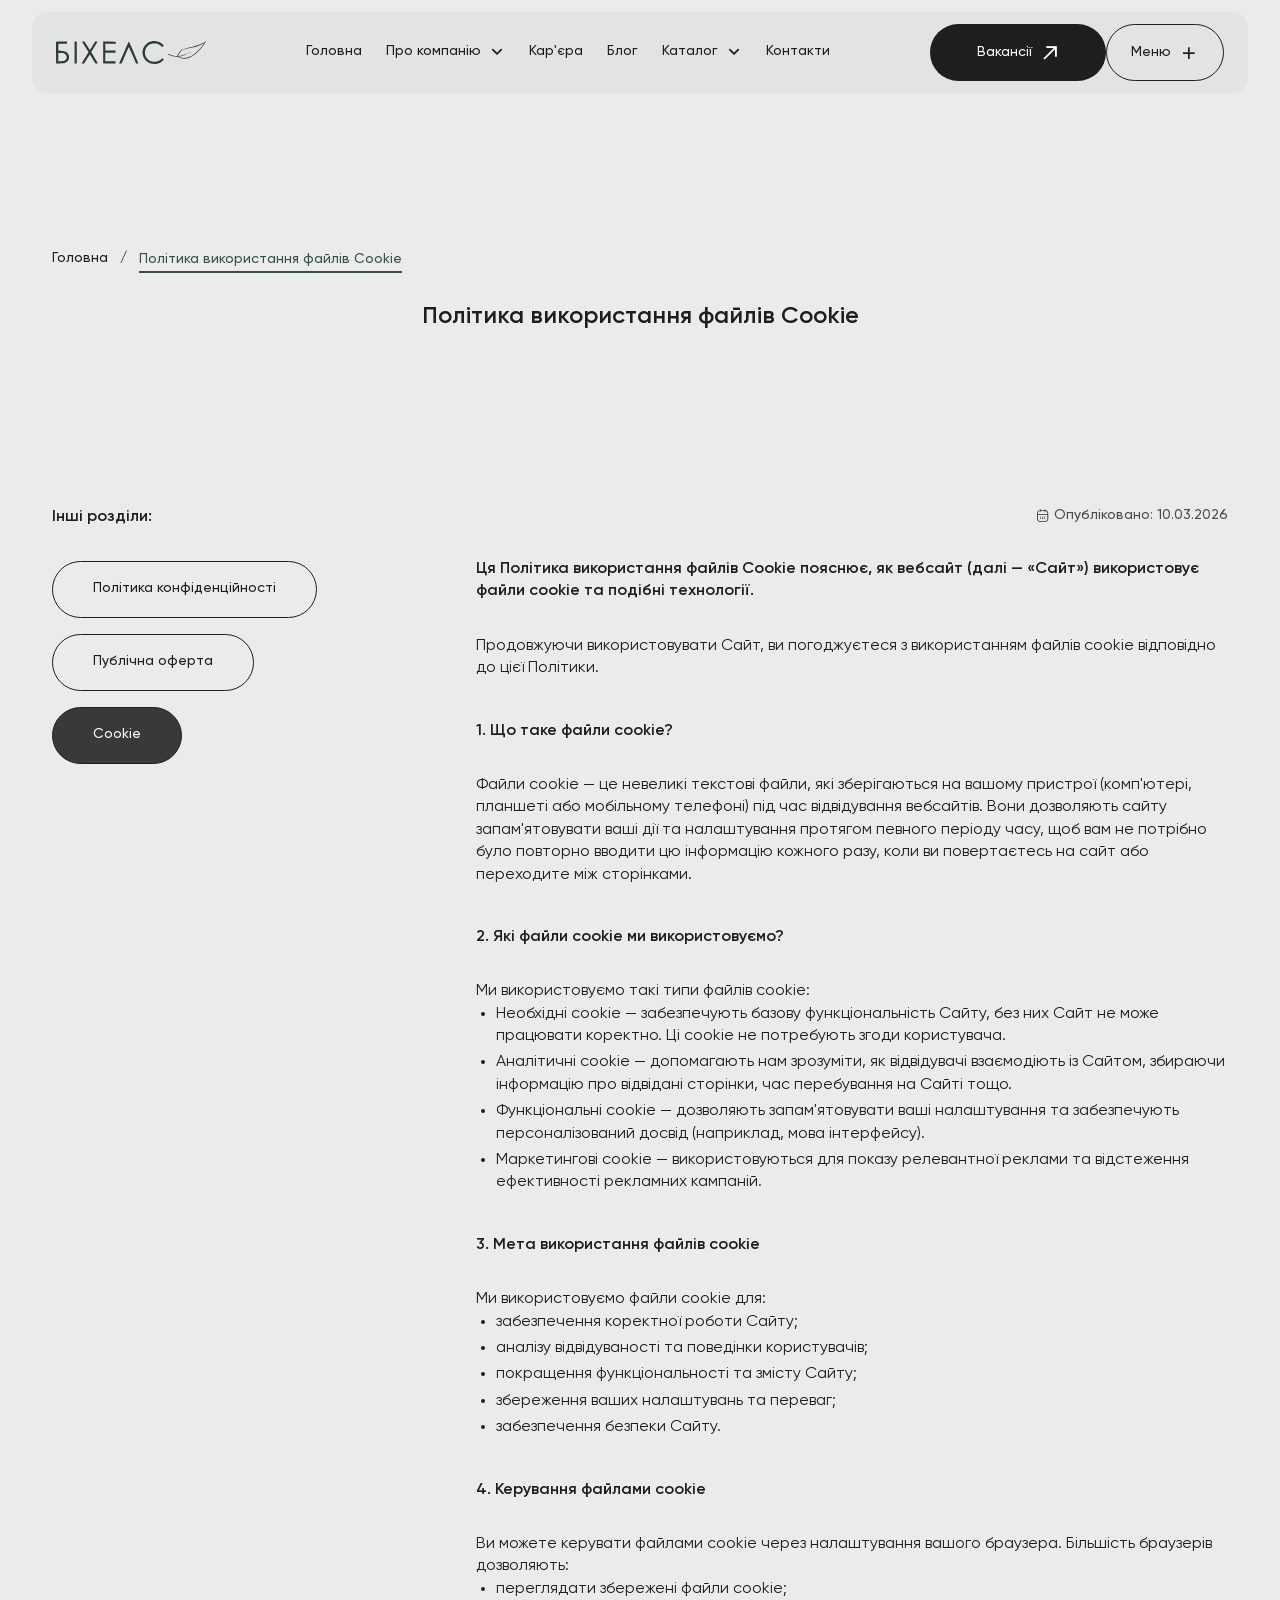
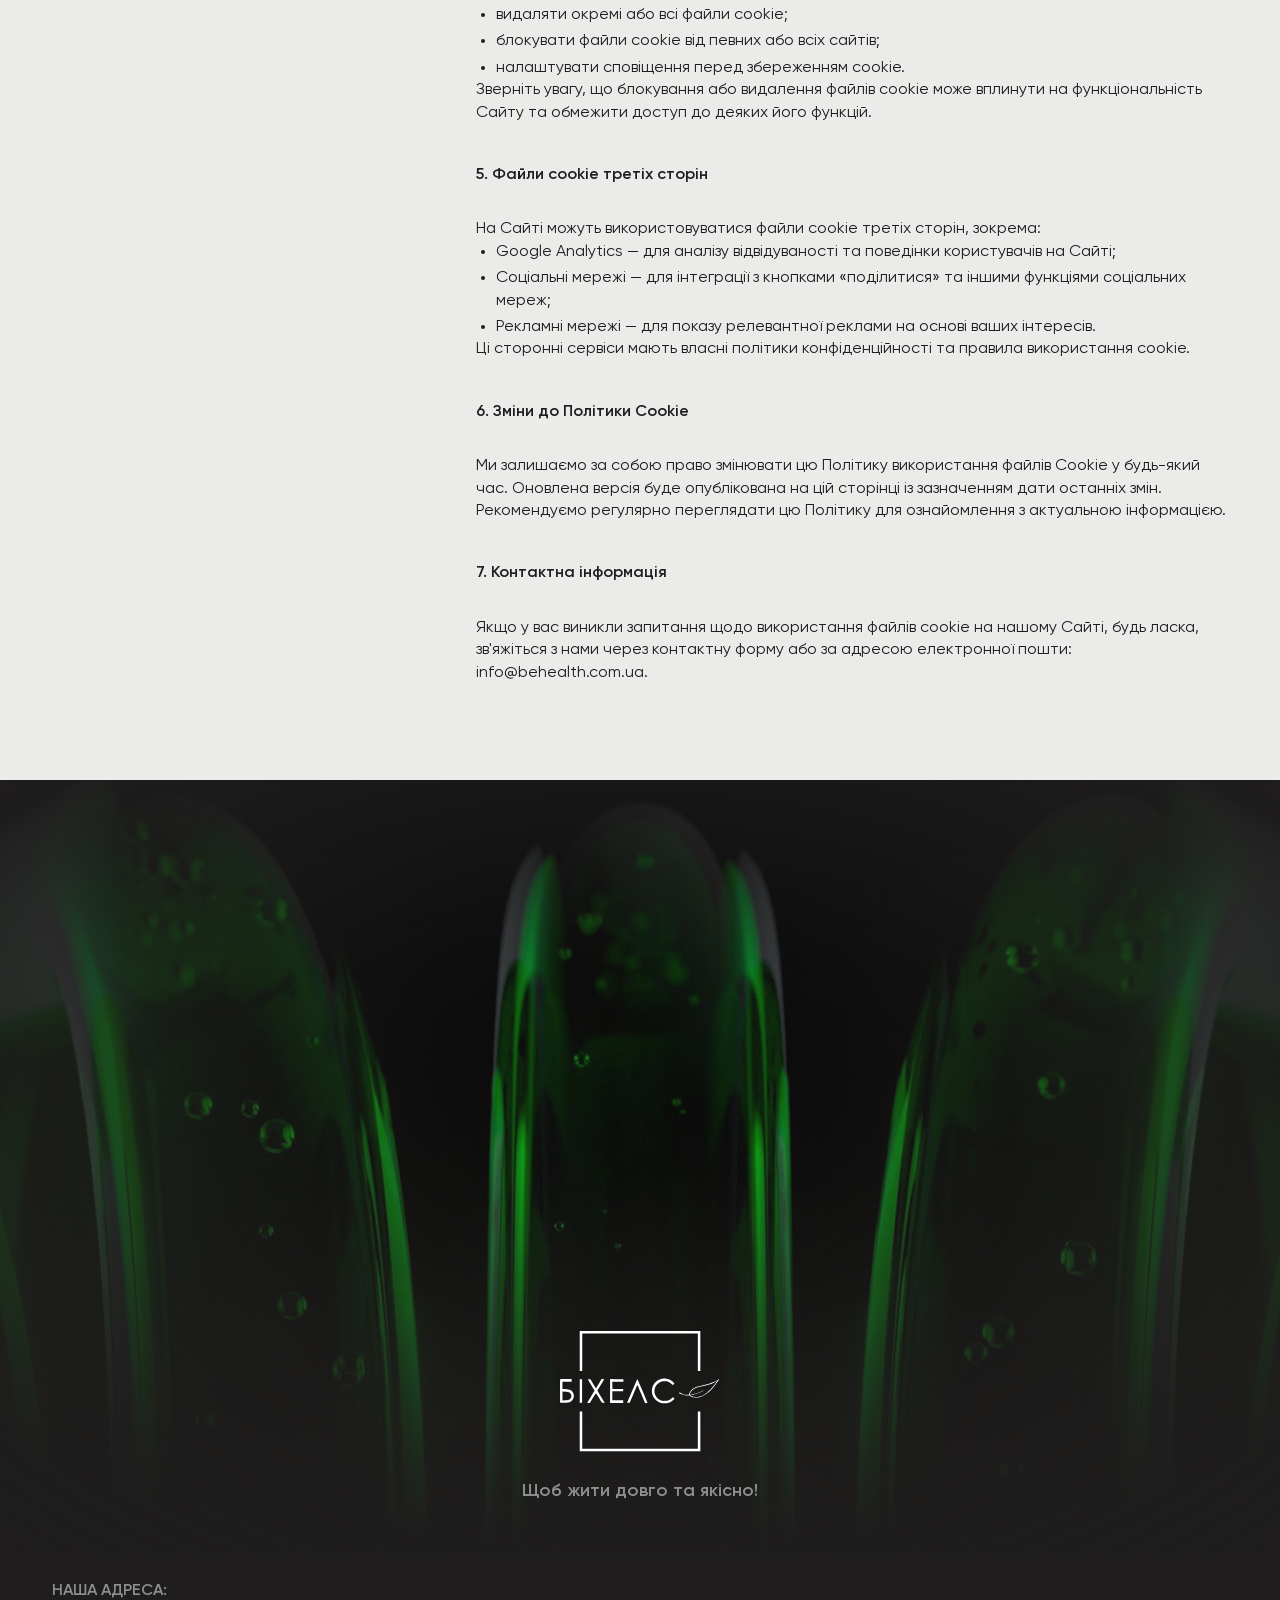
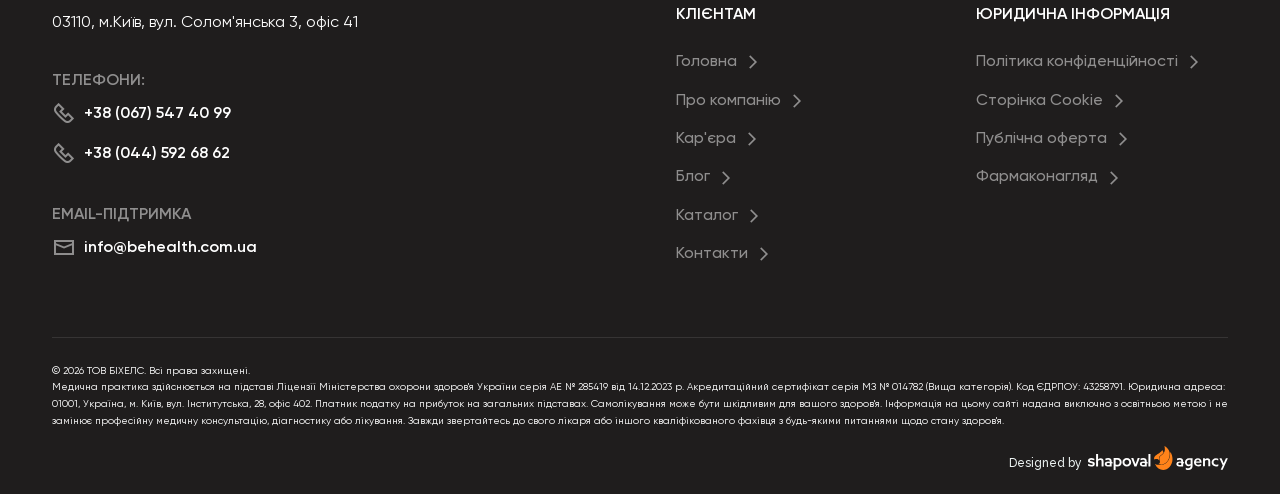
<file: cookie-policy.html>
<!DOCTYPE html>
<html lang="uk">

<head>
    <meta charset="UTF-8">
    <meta name="viewport" content="width=device-width, initial-scale=1.0">
    <title>Behealth — Політика використання файлів Cookie</title>

    <!-- Lib Styles -->
    <link rel="stylesheet" href="css/lib/swiper.min.css">
    <link rel="stylesheet" href="css/lib/fancybox.min.css">
    <link rel="stylesheet" href="css/lib/aos.min.css">

    <!-- Styles -->
    <link rel="stylesheet" href="css/fonts.css">
    <link rel="stylesheet" href="css/icons.css">
    <link rel="stylesheet" href="css/variables.css">
    <link rel="stylesheet" href="css/reset.css">
    <link rel="stylesheet" href="css/style.css">
    <link rel="stylesheet" href="css/header.css">

    <!-- Favicon -->
    <link rel="icon" href="img/favicon.ico" type="image/x-icon">
</head>

<body>

    <!-- Header -->
    <header class="header" role="banner">
        <div class="container">

            <nav class="nav" aria-label="Головна навігація">
                <a href="index.html" class="nav__logo">
                    <img src="img/logo.svg" width="150" height="23" alt="Behealth Logo">
                </a>

                <ul class="nav__list">
                    <li class="nav__item">
                        <a href="index.html" class="nav__link">Головна</a>
                    </li>
                    <li class="nav__item nav__item--has-sub">
                        <button class="nav__link nav__link--sub-trigger" type="button" aria-expanded="false"
                            aria-haspopup="true">
                            Про компанію
                            <i class="icon-Namearrow_down" aria-hidden="true"></i>
                        </button>
                        <ul class="nav__submenu">
                            <li><a href="mission.html" class="nav__sublink">Місія та візія <i class="icon-Namearrow-right-down"
                                        aria-hidden="true"></i></a></li>
                            <li><a href="about.html" class="nav__sublink">Корпоративні цінності <i
                                        class="icon-Namearrow-right-down" aria-hidden="true"></i></a></li>
                            <li><a href="pharmacovigilance.html" class="nav__sublink">Сторінка фармаконагляду <i
                                        class="icon-Namearrow-right-down" aria-hidden="true"></i></a></li>
                        </ul>
                    </li>
                    <li class="nav__item">
                        <a href="career.html" class="nav__link">Кар'єра</a>
                    </li>
                    <li class="nav__item">
                        <a href="blog.html" class="nav__link">Блог</a>
                    </li>
                    <li class="nav__item nav__item--has-sub">
                        <button class="nav__link nav__link--sub-trigger" type="button">
                            Каталог
                            <i class="icon-Namearrow_down"></i>
                        </button>
                        <ul class="nav__submenu nav__submenu--catalog">
                            <li><a href="catalog.html" class="nav__sublink">Усі препарати <i
                                        class="icon-Namearrow-right-down"></i></a></li>
                            <li><a href="#" class="nav__sublink">Здоров'я нирок <i
                                        class="icon-Namearrow-right-down"></i></a></li>
                            <li><a href="#" class="nav__sublink">Чоловіче здоров'я <i
                                        class="icon-Namearrow-right-down"></i></a></li>
                            <li><a href="#" class="nav__sublink">Здоров'я ШКТ <i
                                        class="icon-Namearrow-right-down"></i></a></li>
                            <li><a href="#" class="nav__sublink">Жіноче здоров'я <i
                                        class="icon-Namearrow-right-down"></i></a></li>
                            <li><a href="#" class="nav__sublink">Здоров'я ендо-системи <i
                                        class="icon-Namearrow-right-down"></i></a></li>
                            <li><a href="#" class="nav__sublink">Дитяче здоров'я <i
                                        class="icon-Namearrow-right-down"></i></a></li>
                            <li><a href="#" class="nav__sublink">Вітаміни та мінерали <i
                                        class="icon-Namearrow-right-down"></i></a></li>
                            <li><a href="#" class="nav__sublink">Гриби <i class="icon-Namearrow-right-down"></i></a>
                            </li>
                        </ul>
                    </li>
                    <li class="nav__item">
                        <a href="contact.html" class="nav__link">Контакти</a>
                    </li>
                </ul>
                <a href="vacancy.html" class="nav__link-vacancies btn btn--black">Вакансії
                    <i class="icon-Namearrow-right-up" aria-hidden="true"></i>
                </a>
                <button class="burger btn btn--transparent" type="button" aria-label="Відкрити меню"
                    aria-expanded="false" aria-controls="mobile-menu">
                    Меню
                    <i class="icon-Nameplus" aria-hidden="true"></i>
                </button>
            </nav>

            <div class="mobile-menu" id="mobile-menu" aria-hidden="true">
                <ul class="mobile-menu__list">
                    <li class="mobile-menu__item"><a href="index.html" class="mobile-menu__link">Головна</a></li>
                    <li class="mobile-menu__item mobile-menu__item--has-sub">
                        <button class="mobile-menu__link mobile-menu__link--sub-trigger" type="button"
                            aria-expanded="false" aria-haspopup="true">
                            Про компанію <i class="icon-Namearrow_down" aria-hidden="true"></i>
                        </button>
                        <ul class="mobile-menu__submenu">
                            <li><a href="mission.html" class="mobile-menu__sublink">Місія та візія <i
                                        class="icon-Namearrow-right-down" aria-hidden="true"></i></a></li>
                            <li><a href="about.html" class="mobile-menu__sublink">Корпоративні цінності <i
                                        class="icon-Namearrow-right-down" aria-hidden="true"></i></a></li>
                            <li><a href="pharmacovigilance.html" class="mobile-menu__sublink">Сторінка фармаконагляду <i
                                        class="icon-Namearrow-right-down" aria-hidden="true"></i></a></li>
                        </ul>
                    </li>
                    <li class="mobile-menu__item"><a href="career.html" class="mobile-menu__link">Кар'єра</a></li>
                    <li class="mobile-menu__item"><a href="blog.html" class="mobile-menu__link">Блог</a></li>
                    <li class="mobile-menu__item mobile-menu__item--has-sub">
                        <button class="mobile-menu__link mobile-menu__link--sub-trigger" type="button">
                            Каталог <i class="icon-Namearrow_down" aria-hidden="true"></i>
                        </button>
                        <ul class="mobile-menu__submenu">
                            <li><a href="catalog.html" class="mobile-menu__sublink">Усі препарати <i
                                        class="icon-Namearrow-right-down"></i></a></li>
                            <li><a href="#" class="mobile-menu__sublink">Чоловіче здоров'я <i
                                        class="icon-Namearrow-right-down"></i></a></li>
                            <li><a href="#" class="mobile-menu__sublink">Жіноче здоров'я <i
                                        class="icon-Namearrow-right-down"></i></a></li>
                            <li><a href="#" class="mobile-menu__sublink">Здоров'я нирок <i
                                        class="icon-Namearrow-right-down"></i></a></li>
                            <li><a href="#" class="mobile-menu__sublink">Здоров'я ШКТ <i
                                        class="icon-Namearrow-right-down"></i></a></li>
                            <li><a href="#" class="mobile-menu__sublink">Здоров'я ендо-системи <i
                                        class="icon-Namearrow-right-down"></i></a></li>
                            <li><a href="#" class="mobile-menu__sublink">Вітаміни та мінерали <i
                                        class="icon-Namearrow-right-down"></i></a></li>
                            <li><a href="#" class="mobile-menu__sublink">Дитяче здоров'я <i
                                        class="icon-Namearrow-right-down"></i></a></li>
                            <li><a href="#" class="mobile-menu__sublink">Гриби <i
                                        class="icon-Namearrow-right-down"></i></a></li>
                        </ul>
                    </li>
                    <li class="mobile-menu__item"><a href="contact.html" class="mobile-menu__link">Контакти</a></li>
                </ul>
                <address class="mobile-menu__address">
                    <p class="mobile-menu__address-title">НАША АДРЕСА:</p>
                    <p class="mobile-menu__address-text">03110, м.Київ, вул. Солом'янська 3, офіс 41</p>
                    <p class="mobile-menu__address-title">ТЕЛЕФОНИ:</p>
                    <a href="tel:+380675474099" class="mobile-menu__contact-link mobile-menu__contact-link--phone"><i
                            class="icon-Namephone-m" aria-hidden="true"></i> +38 (067) 547 40 99</a>
                    <a href="tel:+380445926862" class="mobile-menu__contact-link mobile-menu__contact-link--phone"><i
                            class="icon-Namephone-m" aria-hidden="true"></i> +38 (044) 592 68 62</a>
                    <p class="mobile-menu__address-title">EMAIL-ПІДТРИМКА</p>
                    <a href="mailto:info@behealth.com.ua"
                        class="mobile-menu__contact-link mobile-menu__contact-link--email"><i class="icon-Nameemail-m"
                            aria-hidden="true"></i> info@behealth.com.ua</a>
                </address>
            </div>

        </div>
    </header>

    <!-- Main -->
    <main class="main">

        <section class="hero--big hero--big--vacancy hero--big--contact">
            <div class="container">
                <div class="breadcrumbs">
                    <ul class="breadcrumbs__list">
                        <li class="breadcrumbs__item">
                            <a href="index.html" class="breadcrumbs__link">Головна</a>
                        </li>
                        <li class="breadcrumbs__item" aria-current="page">
                            <span class="breadcrumbs__text">Політика використання файлів Cookie</span>
                        </li>
                    </ul>
                </div>
                <div class="hero--big__content">
                    <h1>Політика використання файлів Cookie</h1>
                </div>
            </div>
        </section>

        <section class="article article--legal">
            <div class="container">

                <!-- Sidebar -->
                <aside class="article__sidebar">
                    <div class="article__sidebar-list">
                        <p class="article__sidebar-label">Інші розділи:</p>
                        <ul>
                            <li>
                                <a href="privacy-policy.html"
                                    class="article__sidebar-link article__sidebar-link--legal btn btn--transparent">Політика конфіденційності</a>
                            </li>
                            <li>
                                <a href="public-offer.html" class="article__sidebar-link article__sidebar-link--legal btn btn--transparent">Публічна оферта</a>
                            </li>
                            <li>
                                <a href="cookie-policy.html"
                                    class="article__sidebar-link article__sidebar-link--legal article__sidebar-link--active btn btn--transparent">Cookie</a>
                            </li>
                        </ul>
                    </div>
                </aside>

                <!-- Content -->
                <div class="article__content">
                    <div class="article__content-title">
                        <i class="icon-Namecalendar" aria-hidden="true"></i>
                        Опубліковано: 10.03.2026
                    </div>

                    <div class="article__content-description">
                        <p><strong>Ця Політика використання файлів Cookie пояснює, як вебсайт (далі — «Сайт»)
                                використовує файли cookie та подібні технології.</strong></p>
                        <p>Продовжуючи використовувати Сайт, ви погоджуєтеся з використанням файлів cookie відповідно до
                            цієї Політики.</p>
                    </div>

                    <div class="article__content-text">
                        <h3>1. Що таке файли cookie?</h3>
                        <div class="article__content-description">
                            <p>Файли cookie — це невеликі текстові файли, які зберігаються на вашому пристрої
                                (комп'ютері, планшеті або мобільному телефоні) під час відвідування вебсайтів. Вони
                                дозволяють сайту запам'ятовувати ваші дії та налаштування протягом певного періоду часу,
                                щоб вам не потрібно було повторно вводити цю інформацію кожного разу, коли ви
                                повертаєтесь на сайт або переходите між сторінками.</p>
                        </div>

                        <h3>2. Які файли cookie ми використовуємо?</h3>
                        <div class="article__content-description">
                            <p>Ми використовуємо такі типи файлів cookie:</p>
                            <ul>
                                <li><span>Необхідні cookie</span> — забезпечують базову функціональність Сайту, без
                                    них Сайт не може працювати коректно. Ці cookie не потребують згоди користувача.</li>
                                <li><span>Аналітичні cookie</span> — допомагають нам зрозуміти, як відвідувачі
                                    взаємодіють із Сайтом, збираючи інформацію про відвідані сторінки, час перебування
                                    на Сайті тощо.</li>
                                <li><span>Функціональні cookie</span> — дозволяють запам'ятовувати ваші налаштування
                                    та забезпечують персоналізований досвід (наприклад, мова інтерфейсу).</li>
                                <li><span>Маркетингові cookie</span> — використовуються для показу релевантної
                                    реклами та відстеження ефективності рекламних кампаній.</li>
                            </ul>
                        </div>

                        <h3>3. Мета використання файлів cookie</h3>
                        <div class="article__content-description">
                            <p>Ми використовуємо файли cookie для:</p>
                            <ul>
                                <li>забезпечення коректної роботи Сайту;</li>
                                <li>аналізу відвідуваності та поведінки користувачів;</li>
                                <li>покращення функціональності та змісту Сайту;</li>
                                <li>збереження ваших налаштувань та переваг;</li>
                                <li>забезпечення безпеки Сайту.</li>
                            </ul>
                        </div>

                        <h3>4. Керування файлами cookie</h3>
                        <div class="article__content-description">
                            <p>Ви можете керувати файлами cookie через налаштування вашого браузера. Більшість браузерів
                                дозволяють:</p>
                            <ul>
                                <li>переглядати збережені файли cookie;</li>
                                <li>видаляти окремі або всі файли cookie;</li>
                                <li>блокувати файли cookie від певних або всіх сайтів;</li>
                                <li>налаштувати сповіщення перед збереженням cookie.</li>
                            </ul>
                            <p>Зверніть увагу, що блокування або видалення файлів cookie може вплинути на
                                функціональність Сайту та обмежити доступ до деяких його функцій.</p>
                        </div>

                        <h3>5. Файли cookie третіх сторін</h3>
                        <div class="article__content-description">
                            <p>На Сайті можуть використовуватися файли cookie третіх сторін, зокрема:</p>
                            <ul>
                                <li><span>Google Analytics</span> — для аналізу відвідуваності та поведінки
                                    користувачів на Сайті;</li>
                                <li><span>Соціальні мережі</span> — для інтеграції з кнопками «поділитися» та іншими
                                    функціями соціальних мереж;</li>
                                <li><span>Рекламні мережі</span> — для показу релевантної реклами на основі ваших
                                    інтересів.</li>
                            </ul>
                            <p>Ці сторонні сервіси мають власні політики конфіденційності та правила використання
                                cookie.</p>
                        </div>

                        <h3>6. Зміни до Політики Cookie</h3>
                        <div class="article__content-description">
                            <p>Ми залишаємо за собою право змінювати цю Політику використання файлів Cookie у будь-який
                                час. Оновлена версія буде опублікована на цій сторінці із зазначенням дати останніх
                                змін. Рекомендуємо регулярно переглядати цю Політику для ознайомлення з актуальною
                                інформацією.</p>
                        </div>

                        <h3>7. Контактна інформація</h3>
                        <div class="article__content-description">
                            <p>Якщо у вас виникли запитання щодо використання файлів cookie на нашому Сайті, будь ласка,
                                зв'яжіться з нами через <a href="contact.html">контактну форму</a> або за адресою
                                електронної пошти: <a href="mailto:info@behealth.com.ua">info@behealth.com.ua</a>.</p>
                        </div>
                    </div>
                </div>

            </div>
        </section>

        <div class="banner">
            <div class="banner-image">
                <img src="img/logo-white.svg" width="160" height="160" loading="lazy"
                    alt="Логотип медичної компанії «Біхелс»">
            </div>
            <h3>Щоб жити довго та якісно!</h3>
            <div class="banner-bg">
                <img src="img/banner-bg-legal.jpg" width="1920" height="776" loading="lazy" alt="">
            </div>
        </div>

    </main>

    <!-- Footer -->
    <footer class="footer" role="contentinfo">
        <div class="container">

            <div class="footer__body" data-aos="fade-up" data-aos-anchor-placement="top-bottom">

                <address class="footer__contacts">
                    <p class="footer__contacts-label">НАША АДРЕСА:</p>
                    <p class="footer__contacts-address">03110, м.Київ, вул. Солом'янська 3, офіс 41</p>

                    <p class="footer__contacts-label">ТЕЛЕФОНИ:</p>
                    <ul class="footer__contacts-list" role="list">
                        <li class="footer__contacts-item">
                            <a href="tel:+380675474099" class="footer__contacts-link footer__contacts-link--phone">
                                <i class="icon-Namephone-m" aria-hidden="true"></i>
                                +38 (067) 547 40 99
                            </a>
                        </li>
                        <li class="footer__contacts-item">
                            <a href="tel:+380445926862" class="footer__contacts-link footer__contacts-link--phone">
                                <i class="icon-Namephone-m" aria-hidden="true"></i>
                                +38 (044) 592 68 62
                            </a>
                        </li>
                    </ul>

                    <p class="footer__contacts-label">EMAIL-ПІДТРИМКА</p>
                    <a href="mailto:info@behealth.com.ua" class="footer__contacts-link footer__contacts-link--email">
                        <i class="icon-Nameemail-m" aria-hidden="true"></i>
                        info@behealth.com.ua
                    </a>
                </address>

                <div class="footer__nav">
                    <nav class="footer__nav-col" aria-label="Клієнтам">
                        <h3 class="footer__nav-heading">Клієнтам</h3>
                        <ul class="footer__nav-list" role="list">
                            <li class="footer__nav-item"><a href="index.html" class="footer__nav-link">Головна</a></li>
                            <li class="footer__nav-item"><a href="about.html" class="footer__nav-link">Про компанію</a></li>
                            <li class="footer__nav-item"><a href="vacancy.html" class="footer__nav-link">Кар'єра</a></li>
                            <li class="footer__nav-item"><a href="blog.html" class="footer__nav-link">Блог</a></li>
                            <li class="footer__nav-item"><a href="catalog.html" class="footer__nav-link">Каталог</a></li>
                            <li class="footer__nav-item"><a href="contact.html" class="footer__nav-link">Контакти</a></li>
                        </ul>
                    </nav>
                    <nav class="footer__nav-col" aria-label="Юридична інформація">
                        <h3 class="footer__nav-heading">Юридична інформація</h3>
                        <ul class="footer__nav-list" role="list">
                            <li class="footer__nav-item"><a href="privacy-policy.html" class="footer__nav-link">Політика
                                    конфіденційності</a></li>
                            <li class="footer__nav-item"><a href="cookie-policy.html" class="footer__nav-link">Сторінка
                                    Cookie</a></li>
                            <li class="footer__nav-item"><a href="public-offer.html" class="footer__nav-link">Публічна
                                    оферта</a></li>
                            <li class="footer__nav-item"><a href="pharmacovigilance.html"
                                    class="footer__nav-link">Фармаконагляд</a></li>
                        </ul>
                    </nav>
                </div>

            </div>

            <div class="footer__bottom">
                <div class="footer__bottom-contents">
                    <p class="footer__bottom-copy">
                        <small>© 2026 ТОВ БІХЕЛС. Всі права захищені.</small>
                    </p>
                    <p class="footer__bottom-legal">
                        <small>Медична практика здійснюється на підставі Ліцензії Міністерства охорони здоров'я України
                            серія АЕ №&nbsp;285419 від 14.12.2023 р. Акредитаційний сертифікат серія МЗ №&nbsp;014782
                            (Вища категорія). Код ЄДРПОУ: 43258791. Юридична адреса: 01001, Україна, м. Київ, вул.
                            Інститутська, 28, офіс 402. Платник податку на прибуток на загальних підставах.
                            Самолікування може бути шкідливим для вашого здоров'я. Інформація на цьому сайті надана
                            виключно з освітньою метою і не замінює професійну медичну консультацію, діагностику або
                            лікування. Завжди звертайтесь до свого лікаря або іншого кваліфікованого фахівця з
                            будь-якими питаннями щодо стану здоров'я.</small>
                    </p>
                </div>
                <p class="footer__bottom-dev">
                    Designed by <a href="https://shapoval.agency" class="footer__bottom-dev-link" target="_blank"
                        rel="noopener noreferrer">
                        <img src="img/logo-brand.svg" width="140" height="24" alt="">
                    </a>
                </p>
            </div>

        </div>
    </footer>

    <!-- Lib Scripts -->
    <script src="js/lib/lenis.min.js"></script>
    <script src="js/lib/swiper.min.js"></script>
    <script src="js/lib/fancybox.umd.js"></script>
    <script src="js/lib/simpleParallax.min.js"></script>
    <script src="js/lib/aos.min.js"></script>

    <!-- Scripts -->
    <script src="js/main.js"></script>
</body>

</html>
</file>
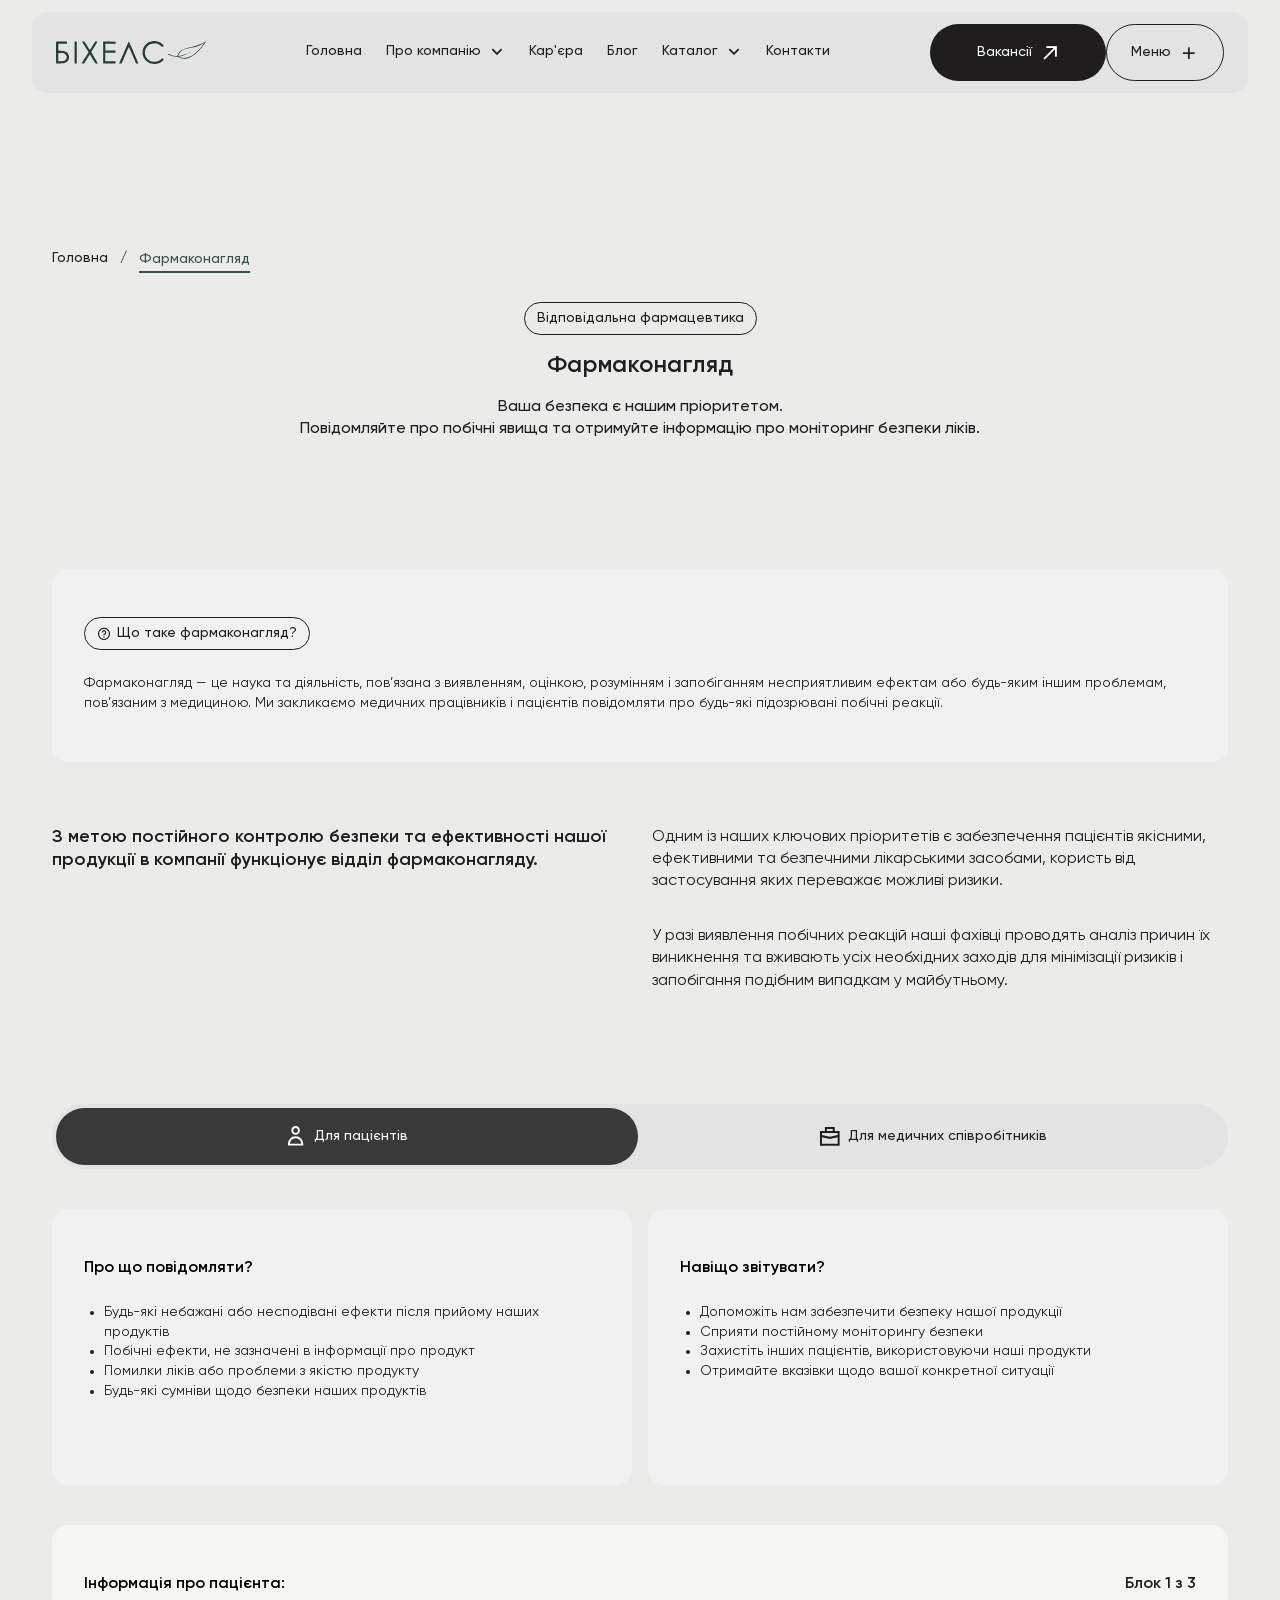
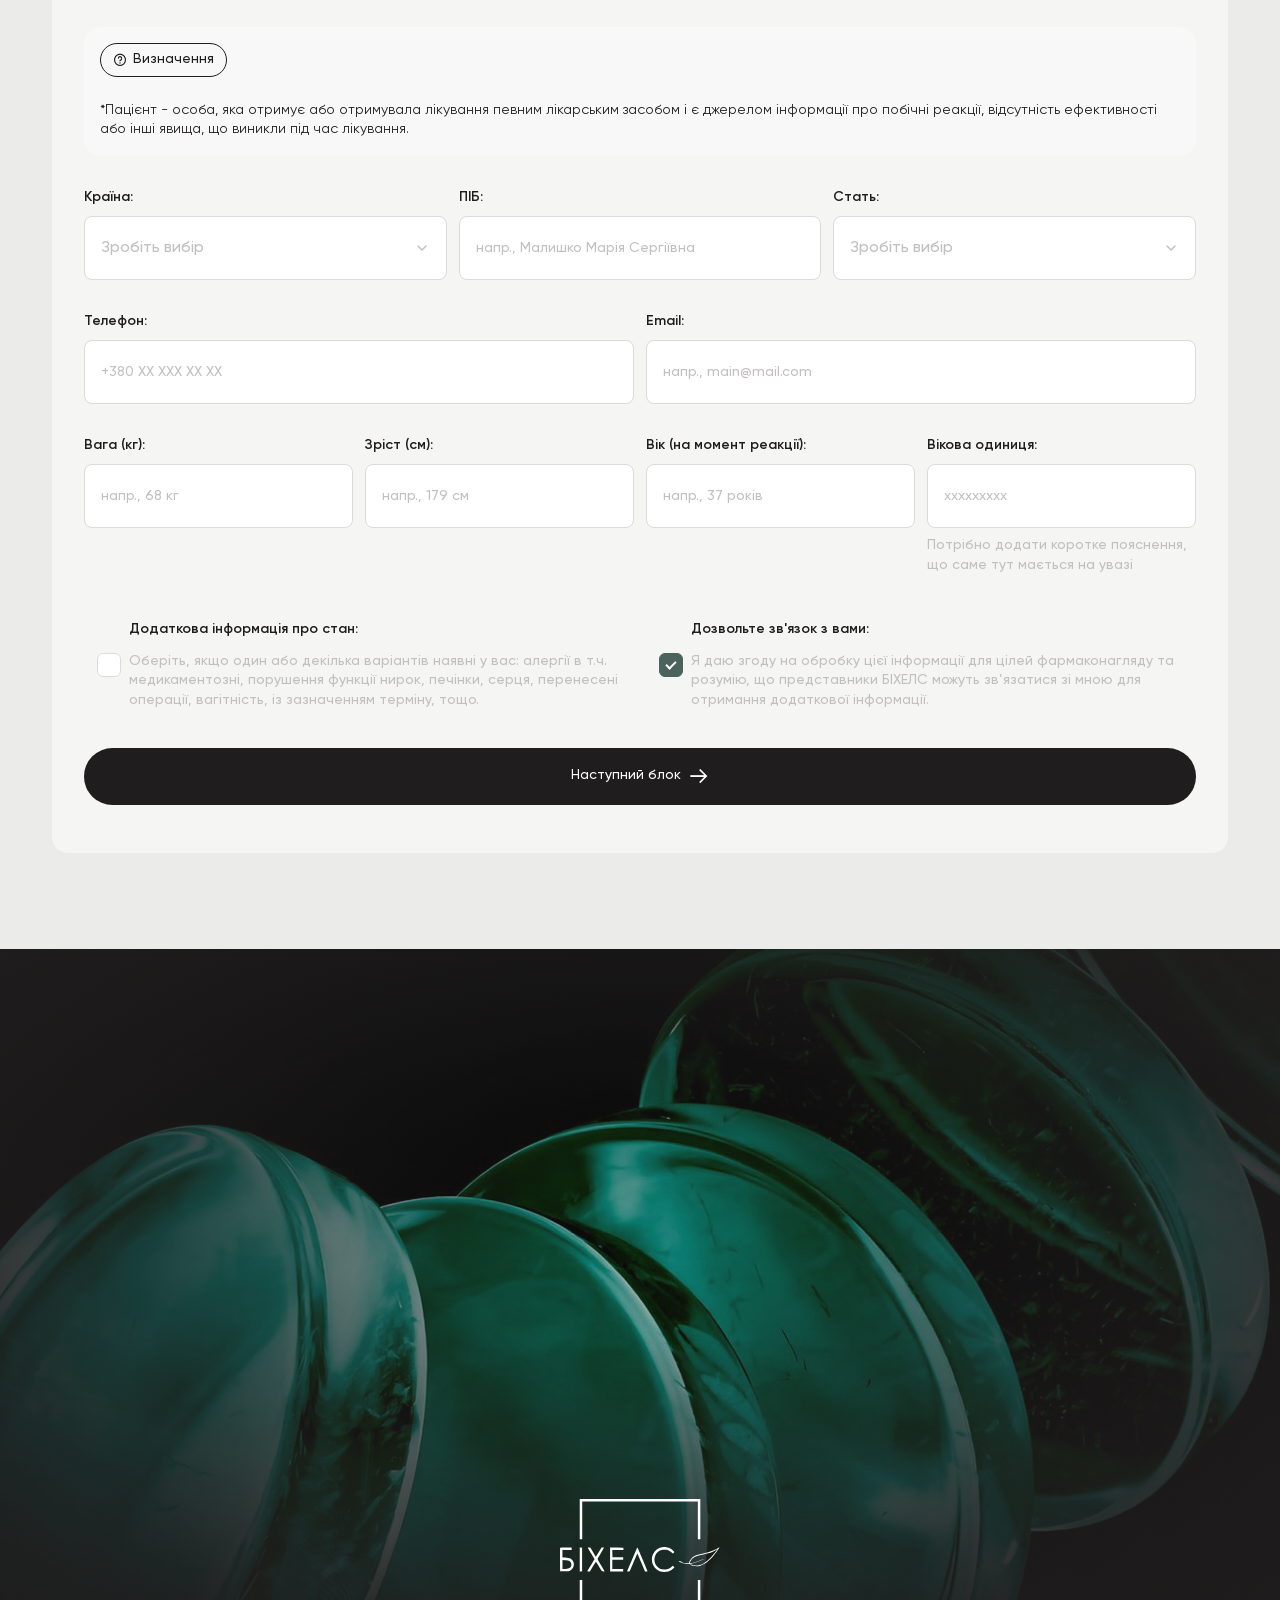
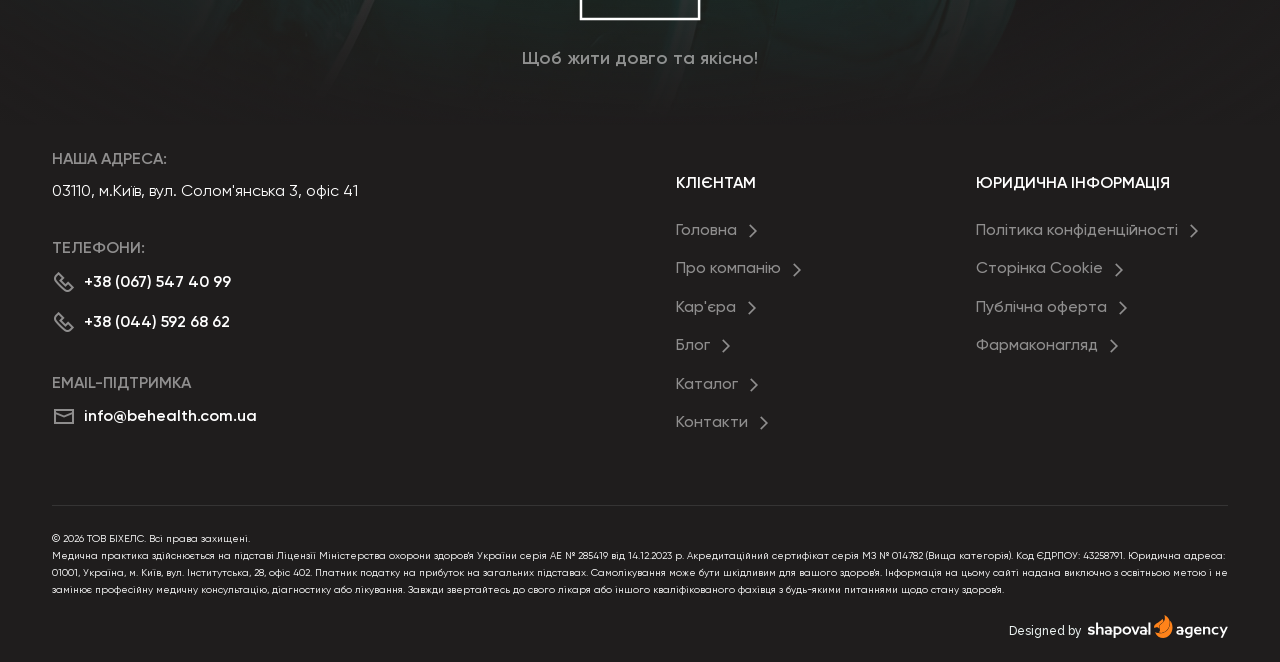
<file: pharmacovigilance.html>
<!DOCTYPE html>
<html lang="uk">

<head>
    <meta charset="UTF-8">
    <meta name="viewport" content="width=device-width, initial-scale=1.0">
    <title>Behealth</title>

    <!-- Lib Styles -->
    <link rel="stylesheet" href="css/lib/swiper.min.css">
    <link rel="stylesheet" href="css/lib/fancybox.min.css">
    <link rel="stylesheet" href="css/lib/aos.min.css">

    <!-- Styles -->
    <link rel="stylesheet" href="css/fonts.css">
    <link rel="stylesheet" href="css/icons.css">
    <link rel="stylesheet" href="css/variables.css">
    <link rel="stylesheet" href="css/reset.css">
    <link rel="stylesheet" href="css/style.css">
    <link rel="stylesheet" href="css/header.css">

    <!-- Favicon -->
    <link rel="icon" href="img/favicon.ico" type="image/x-icon">
</head>

<body>

    <!-- Header -->
    <header class="header" role="banner">
        <div class="container">

            <nav class="nav" aria-label="Головна навігація">
                <!-- Лого -->
                <a href="index.html" class="nav__logo">
                    <img src="img/logo.svg" width="150" height="23" alt="Behealth Logo">
                </a>

                <!-- Desktop меню -->
                <ul class="nav__list">
                    <li class="nav__item">
                        <a href="index.html" class="nav__link">Головна</a>
                    </li>
                    <li class="nav__item nav__item--has-sub">
                        <button class="nav__link nav__link--sub-trigger" type="button" aria-expanded="false"
                            aria-haspopup="true">
                            Про компанію
                            <i class="icon-Namearrow_down" aria-hidden="true"></i>
                        </button>
                        <ul class="nav__submenu">
                            <li><a href="mission.html" class="nav__sublink">Місія та візія <i class="icon-Namearrow-right-down"
                                        aria-hidden="true"></i></a></li>
                            <li><a href="about.html" class="nav__sublink">Корпоративні цінності <i
                                        class="icon-Namearrow-right-down" aria-hidden="true"></i></a></li>
                            <li><a href="pharmacovigilance.html" class="nav__sublink">Сторінка фармаконагляду <i
                                        class="icon-Namearrow-right-down" aria-hidden="true"></i></a></li>
                        </ul>
                    </li>
                    <li class="nav__item">
                        <a href="career.html" class="nav__link">Кар'єра</a>
                    </li>
                    <li class="nav__item">
                        <a href="blog.html" class="nav__link">Блог</a>
                    </li>
                    <li class="nav__item nav__item--has-sub">
                        <button class="nav__link nav__link--sub-trigger" type="button">
                            Каталог
                            <i class="icon-Namearrow_down"></i>
                        </button>
                        <ul class="nav__submenu nav__submenu--catalog">
                            <li><a href="catalog.html" class="nav__sublink">Усі препарати <i
                                        class="icon-Namearrow-right-down"></i></a></li>
                            <li><a href="#" class="nav__sublink">Здоров'я нирок <i
                                        class="icon-Namearrow-right-down"></i></a></li>
                            <li><a href="#" class="nav__sublink">Чоловіче здоров'я <i
                                        class="icon-Namearrow-right-down"></i></a></li>
                            <li><a href="#" class="nav__sublink">Здоров'я ШКТ <i
                                        class="icon-Namearrow-right-down"></i></a></li>
                            <li><a href="#" class="nav__sublink">Жіноче здоров'я <i
                                        class="icon-Namearrow-right-down"></i></a></li>
                            <li><a href="#" class="nav__sublink">Здоров'я ендо-системи <i
                                        class="icon-Namearrow-right-down"></i></a>
                            </li>
                            <li><a href="#" class="nav__sublink">Дитяче здоров’я <i
                                        class="icon-Namearrow-right-down"></i></a></li>
                            <li><a href="#" class="nav__sublink">Вітаміни та мінерали <i
                                        class="icon-Namearrow-right-down"></i></a>
                            </li>
                            <li><a href="#" class="nav__sublink">Гриби <i class="icon-Namearrow-right-down"></i></a>
                            </li>
                        </ul>
                    </li>
                    <li class="nav__item">
                        <a href="contact.html" class="nav__link">Контакти</a>
                    </li>
                </ul>
                <a href="vacancy.html" class="nav__link-vacancies btn btn--black">Вакансії
                    <i class="icon-Namearrow-right-up" aria-hidden="true"></i>
                </a>
                <!-- Burger button -->
                <button class="burger btn btn--transparent" type="button" aria-label="Відкрити меню"
                    aria-expanded="false" aria-controls="mobile-menu">
                    Меню
                    <i class="icon-Nameplus" aria-hidden="true"></i>
                </button>
            </nav>

            <!-- Mobile menu -->
            <div class="mobile-menu" id="mobile-menu" aria-hidden="true">
                <ul class="mobile-menu__list">
                    <li class="mobile-menu__item">
                        <a href="index.html" class="mobile-menu__link">Головна</a>
                    </li>
                    <li class="mobile-menu__item mobile-menu__item--has-sub">
                        <button class="mobile-menu__link mobile-menu__link--sub-trigger" type="button"
                            aria-expanded="false" aria-haspopup="true">
                            Про компанію
                            <i class="icon-Namearrow_down" aria-hidden="true"></i>
                        </button>
                        <ul class="mobile-menu__submenu">
                            <li><a href="mission.html" class="mobile-menu__sublink">Місія та візія <i
                                        class="icon-Namearrow-right-down" aria-hidden="true"></i></a></li>
                            <li><a href="about.html" class="mobile-menu__sublink">Корпоративні цінності <i
                                        class="icon-Namearrow-right-down" aria-hidden="true"></i></a></li>
                            <li><a href="pharmacovigilance.html" class="mobile-menu__sublink">Сторінка фармаконагляду <i
                                        class="icon-Namearrow-right-down" aria-hidden="true"></i></a></li>
                        </ul>
                    </li>
                    <li class="mobile-menu__item">
                        <a href="career.html" class="mobile-menu__link">Кар’єра</a>
                    </li>
                    <li class="mobile-menu__item">
                        <a href="blog.html" class="mobile-menu__link">Блог</a>
                    </li>
                    <li class="mobile-menu__item mobile-menu__item--has-sub">
                        <button class="mobile-menu__link mobile-menu__link--sub-trigger" type="button">
                            Каталог
                            <i class="icon-Namearrow_down" aria-hidden="true"></i>
                        </button>
                        <ul class="mobile-menu__submenu">
                            <li><a href="catalog.html" class="mobile-menu__sublink">Усі препарати <i
                                        class="icon-Namearrow-right-down"></i></a>
                            </li>
                            <li><a href="#" class="mobile-menu__sublink">Чоловіче здоров'я <i
                                        class="icon-Namearrow-right-down"></i></a></li>
                            <li><a href="#" class="mobile-menu__sublink">Жіноче здоров'я <i
                                        class="icon-Namearrow-right-down"></i></a>
                            </li>
                            <li><a href="#" class="mobile-menu__sublink">Здоров'я нирок <i
                                        class="icon-Namearrow-right-down"></i></a>
                            </li>
                            <li><a href="#" class="mobile-menu__sublink">Здоров'я ШКТ <i
                                        class="icon-Namearrow-right-down"></i></a>
                            </li>
                            <li><a href="#" class="mobile-menu__sublink">Здоров'я ендо-системи <i
                                        class="icon-Namearrow-right-down"></i></a></li>
                            <li><a href="#" class="mobile-menu__sublink">Вітаміни та мінерали <i
                                        class="icon-Namearrow-right-down"></i></a></li>
                            <li><a href="#" class="mobile-menu__sublink">Дитяче здоров’я <i
                                        class="icon-Namearrow-right-down"></i></a>
                            </li>
                            <li><a href="#" class="mobile-menu__sublink">Гриби <i
                                        class="icon-Namearrow-right-down"></i></a></li>
                        </ul>
                    </li>
                    <li class="mobile-menu__item">
                        <a href="contact.html" class="mobile-menu__link">Контакти</a>
                    </li>
                </ul>
                <address class="mobile-menu__address">
                    <p class="mobile-menu__address-title">НАША АДРЕСА:</p>
                    <p class="mobile-menu__address-text">03110, м.Київ, вул. Солом'янська 3, офіс 41</p>
                    <p class="mobile-menu__address-title">ТЕЛЕФОНИ:</p>
                    <a href="tel:+380675474099" class="mobile-menu__contact-link mobile-menu__contact-link--phone"><i
                            class="icon-Namephone-m" aria-hidden="true"></i> +38 (067) 547 40 99</a>
                    <a href="tel:+380445926862" class="mobile-menu__contact-link mobile-menu__contact-link--phone"><i
                            class="icon-Namephone-m" aria-hidden="true"></i> +38 (044) 592 68 62</a>
                    <p class="mobile-menu__address-title">EMAIL-ПІДТРИМКА</p>
                    <a href="mailto:info@behealth.com.ua"
                        class="mobile-menu__contact-link mobile-menu__contact-link--email"><i class="icon-Nameemail-m"
                            aria-hidden="true"></i> info@behealth.com.ua</a>
                </address>
            </div>

        </div>
    </header>

    <!-- Main -->
    <main class="main">

        <section class="hero--big hero--big--vacancy hero--big--contact">
            <div class="container">
                <div class="breadcrumbs">
                    <ul class="breadcrumbs__list">
                        <li class="breadcrumbs__item">
                            <a href="index.html" class="breadcrumbs__link">Головна</a>
                        </li>
                        <li class="breadcrumbs__item" aria-current="page">
                            <span class="breadcrumbs__text">Фармаконагляд</span>
                        </li>
                    </ul>
                </div>
                <div class="hero--big__content">
                    <span class="badge">Відповідальна фармацевтика</span>
                    <h1>Фармаконагляд</h1>
                    <p>Ваша безпека є нашим пріоритетом. <br>
                        Повідомляйте про побічні явища та отримуйте інформацію про моніторинг безпеки ліків.</p>
                </div>
            </div>
        </section>

        <!-- Intro -->
        <section class="pharmacovigilance-intro">
            <div class="container">
                <div class="pharmacovigilance-intro__top">
                    <span class="badge">
                        <i class="icon-Namequestion-circle-m" aria-hidden="true"></i>
                        Що таке фармаконагляд?
                    </span>
                    <p class="pharmacovigilance-intro__desc">
                        Фармаконагляд — це наука та діяльність, пов’язана з виявленням, оцінкою, розумінням і
                        запобіганням несприятливим ефектам або будь-яким іншим проблемам, пов’язаним з медициною. Ми
                        закликаємо медичних працівників і пацієнтів повідомляти про будь-які підозрювані побічні
                        реакції.
                    </p>
                </div>
                <div class="pharmacovigilance-intro__body">
                    <div class="pharmacovigilance-intro__heading">
                        <h2>З метою постійного контролю безпеки та ефективності нашої продукції в компанії функціонує
                            відділ фармаконагляду.</h2>
                    </div>
                    <div class="pharmacovigilance-intro__text">
                        <p>Одним із наших ключових пріоритетів є забезпечення пацієнтів якісними, ефективними та
                            безпечними лікарськими засобами, користь від застосування яких переважає можливі ризики.</p>
                        <p>У разі виявлення побічних реакцій наші фахівці проводять аналіз причин їх виникнення та
                            вживають усіх необхідних заходів для мінімізації ризиків і запобігання подібним випадкам у
                            майбутньому.
                    </div>
                </div>
            </div>
        </section>

        <!-- Tabs -->
        <section class="pharmacovigilance">
            <div class="container">

                <!-- Tab buttons -->
                <div class="pharmacovigilance__tabs">
                    <button class="pharmacovigilance__tab pharmacovigilance__tab--active" type="button"
                        data-tab="patients">
                        <img src="img/icons/pharmacovigilance-icon1.svg" width="20" height="20" alt="">
                        Для пацієнтів
                    </button>
                    <button class="pharmacovigilance__tab" type="button" data-tab="medics">
                        <img src="img/icons/pharmacovigilance-icon2.svg" width="20" height="20" alt="">
                        Для медичних співробітників
                    </button>
                </div>

                <!-- Tab: Patients -->
                <div class="pharmacovigilance__panel pharmacovigilance__panel--active" data-panel="patients">

                    <!-- Info cards -->
                    <div class="pharmacovigilance__info">
                        <div class="pharmacovigilance__info-card">
                            <h3 class="pharmacovigilance__info-title">Про що повідомляти?</h3>
                            <ul class="pharmacovigilance__info-list">
                                <li>Будь-які небажані або несподівані ефекти після прийому наших продуктів</li>
                                <li>Побічні ефекти, не зазначені в інформації про продукт</li>
                                <li>Помилки ліків або проблеми з якістю продукту</li>
                                <li>Будь-які сумніви щодо безпеки наших продуктів</li>
                            </ul>
                        </div>
                        <div class="pharmacovigilance__info-card">
                            <h3 class="pharmacovigilance__info-title">Навіщо звітувати?</h3>
                            <ul class="pharmacovigilance__info-list pharmacovigilance__info-list--check">
                                <li>Допоможіть нам забезпечити безпеку нашої продукції</li>
                                <li>Сприяти постійному моніторингу безпеки</li>
                                <li>Захистіть інших пацієнтів, використовуючи наші продукти</li>
                                <li>Отримайте вказівки щодо вашої конкретної ситуації</li>
                            </ul>
                        </div>
                    </div>

                    <!-- Form -->
                    <div class="pharmacovigilance__form-wrapper">

                        <form class="pharmacovigilance__form" id="pharmacovigilance-form">

                            <!-- Block 1: Patient info -->
                            <div class="pharmacovigilance__form-block pharmacovigilance__form-block--active"
                                data-block="1">
                                <div class="pharmacovigilance__form-header">
                                    <h3 class="pharmacovigilance__form-title">Інформація про пацієнта:</h3>
                                    <span class="pharmacovigilance__form-step">Блок 1 з 3</span>
                                </div>
                                <div class="pharmacovigilance__form-definition">
                                    <span class="badge">
                                        <i class="icon-Namequestion-circle-m" aria-hidden="true"></i>
                                        Визначення
                                    </span>
                                    <p>*Пацієнт - особа, яка отримує або отримувала лікування певним лікарським засобом
                                        і є джерелом інформації про побічні реакції, відсутність ефективності або інші
                                        явища, що виникли під час лікування.</p>
                                </div>

                                <div class="pharmacovigilance__form-row">
                                    <div class="pharmacovigilance__form-group">
                                        <label for="pv-country">Країна:</label>
                                        <select id="pv-country" name="country">
                                            <option value="" disabled selected>Зробіть вибір</option>
                                            <option value="UA">Україна</option>
                                        </select>
                                    </div>
                                    <div class="pharmacovigilance__form-group">
                                        <label for="pv-fullname">ПІБ:</label>
                                        <input type="text" id="pv-fullname" name="fullname"
                                            placeholder="напр., Малишко Марія Сергіївна">
                                    </div>
                                    <div class="pharmacovigilance__form-group">
                                        <label for="pv-gender">Стать:</label>
                                        <select id="pv-gender" name="gender">
                                            <option value="" disabled selected>Зробіть вибір</option>
                                            <option value="male">Чоловіча</option>
                                            <option value="female">Жіноча</option>
                                        </select>
                                    </div>
                                </div>

                                <div class="pharmacovigilance__form-row">
                                    <div class="pharmacovigilance__form-group">
                                        <label for="pv-phone">Телефон:</label>
                                        <input type="tel" id="pv-phone" name="phone" placeholder="+380 XX XXX XX XX">
                                    </div>
                                    <div class="pharmacovigilance__form-group">
                                        <label for="pv-email">Email:</label>
                                        <input type="email" id="pv-email" name="email"
                                            placeholder="напр., main@mail.com">
                                    </div>
                                </div>

                                <div class="pharmacovigilance__form-row pharmacovigilance__form-row--4">
                                    <div class="pharmacovigilance__form-group">
                                        <label for="pv-weight">Вага (кг):</label>
                                        <input type="text" id="pv-weight" name="weight" placeholder="напр., 68 кг">
                                    </div>
                                    <div class="pharmacovigilance__form-group">
                                        <label for="pv-height">Зріст (см):</label>
                                        <input type="text" id="pv-height" name="height" placeholder="напр., 179 см">
                                    </div>
                                    <div class="pharmacovigilance__form-group">
                                        <label for="pv-age">Вік (на момент реакції):</label>
                                        <input type="text" id="pv-age" name="age" placeholder="напр., 37 років">
                                    </div>
                                    <div class="pharmacovigilance__form-group">
                                        <label for="pv-age-unit">Вікова одиниця:</label>
                                        <input type="text" id="pv-age-unit" name="age_unit" placeholder="xxxxxxxxx">
                                        <small class="pharmacovigilance__form-hint">Потрібно додати коротке пояснення,
                                            що саме тут мається на увазі</small>
                                    </div>
                                </div>

                                <div class="pharmacovigilance__form-row">
                                    <div class="pharmacovigilance__form-group pharmacovigilance__form-group--checkbox">
                                        <label class="pharmacovigilance__checkbox">
                                            <input type="checkbox" name="additional_info">
                                            <div class="pharmacovigilance__checkbox-content">
                                                <span class="pharmacovigilance__checkbox-content-title">Додаткова
                                                    інформація про стан:</span>
                                                <span class="pharmacovigilance__checkbox-content-text">Оберіть, якщо
                                                    один або декілька варіантів наявні у вас: алергії в т.ч.
                                                    медикаментозні, порушення функції нирок, печінки, серця, перенесені
                                                    операції, вагітність, із зазначенням терміну, тощо.</span>
                                            </div>
                                        </label>
                                    </div>
                                    <div class="pharmacovigilance__form-group pharmacovigilance__form-group--checkbox">
                                        <label class="pharmacovigilance__checkbox">
                                            <input type="checkbox" name="consent" checked>
                                            <div class="pharmacovigilance__checkbox-content">
                                                <span class="pharmacovigilance__checkbox-content-title">Дозвольте
                                                    зв'язок з вами:</span>
                                                <span class="pharmacovigilance__checkbox-content-text">Я даю згоду на
                                                    обробку цієї інформації для цілей фармаконагляду та розумію, що
                                                    представники БІХЕЛС можуть зв’язатися зі мною для отримання
                                                    додаткової інформації.</span>
                                            </div>
                                        </label>
                                    </div>
                                </div>
                            </div>

                            <!-- Block 2: Drug info -->
                            <div class="pharmacovigilance__form-block" data-block="2">
                                <div class="pharmacovigilance__form-header">
                                    <h3 class="pharmacovigilance__form-title">Інформація про підозрюваний лікарський
                                        засіб:</h3>
                                    <span class="pharmacovigilance__form-step">Блок 2 з 3</span>
                                </div>
                                <div class="pharmacovigilance__form-row">
                                    <div class="pharmacovigilance__form-group">
                                        <label for="pv-drug-name">Торгова назва:</label>
                                        <input type="text" id="pv-drug-name" name="drug_name">
                                    </div>
                                    <div class="pharmacovigilance__form-group">
                                        <label for="pv-drug-form">Форма випуску:</label>
                                        <input type="text" id="pv-drug-form" name="drug_form">
                                    </div>
                                    <div class="pharmacovigilance__form-group">
                                        <label for="pv-drug-series">Серія:</label>
                                        <input type="text" id="pv-drug-series" name="drug_series">
                                    </div>
                                </div>

                                <div class="pharmacovigilance__form-row pharmacovigilance__form-row--4">
                                    <div class="pharmacovigilance__form-group">
                                        <label for="pv-drug-expiry">Термін придатності:</label>
                                        <input type="text" id="pv-drug-expiry" name="drug_expiry">
                                    </div>
                                    <div class="pharmacovigilance__form-group">
                                        <label for="pv-drug-indication">Показання до застосування:</label>
                                        <input type="text" id="pv-drug-indication" name="drug_indication">
                                    </div>
                                    <div class="pharmacovigilance__form-group">
                                        <label for="pv-drug-method">Спосіб застосування:</label>
                                        <input type="text" id="pv-drug-method" name="drug_method">
                                    </div>
                                    <div class="pharmacovigilance__form-group">
                                        <label for="pv-drug-dose">Доза:</label>
                                        <input type="text" id="pv-drug-dose" name="drug_dose">
                                    </div>
                                </div>

                                <div class="pharmacovigilance__form-row">
                                    <div class="pharmacovigilance__form-group">
                                        <label for="pv-drug-frequency">Кратність:</label>
                                        <input type="text" id="pv-drug-frequency" name="drug_frequency">
                                    </div>
                                    <div class="pharmacovigilance__form-group">
                                        <label for="pv-drug-storage">Умови зберігання:</label>
                                        <input type="text" id="pv-drug-storage" name="drug_storage">
                                    </div>
                                    <div class="pharmacovigilance__form-group">
                                        <label for="pv-drug-source">Джерело призначення:</label>
                                        <input type="text" id="pv-drug-source" name="drug_source">
                                    </div>
                                </div>
                            </div>

                            <!-- Block 3: Reaction info -->
                            <div class="pharmacovigilance__form-block" data-block="3">
                                <div class="pharmacovigilance__form-header">
                                    <h3 class="pharmacovigilance__form-title">Інформація про підозрювану побічну реакцію
                                        або відсутність ефективності:</h3>
                                    <span class="pharmacovigilance__form-step">Блок 3 з 3</span>
                                </div>
                                <div class="pharmacovigilance__form-row">
                                    <div class="pharmacovigilance__form-group pharmacovigilance__form-group--full">
                                        <label for="pv-reaction-desc">Опишіть прояв та симптоми побічної реакції або
                                            відсутності ефективності:</label>
                                        <textarea id="pv-reaction-desc" name="reaction_desc"
                                            placeholder="почніть вводити текст тут" rows="5"></textarea>
                                    </div>
                                </div>

                                <div class="pharmacovigilance__form-row">
                                    <div class="pharmacovigilance__form-group">
                                        <label for="pv-reaction-date">Дата початку побічної реакції або відсутності
                                            ефективності:</label>
                                        <input type="date" id="pv-reaction-date" name="reaction_date"
                                            placeholder="оберіть дату">
                                    </div>
                                    <div class="pharmacovigilance__form-group">
                                        <label for="pv-reaction-time">Час початку побічної реакції або відсутності
                                            ефективності:</label>
                                        <input type="time" id="pv-reaction-time" name="reaction_time"
                                            placeholder="оберіть час">
                                    </div>
                                </div>

                                <div class="pharmacovigilance__form-row">
                                    <div class="pharmacovigilance__form-group">
                                        <label for="pv-reaction-frequency">Кратність:</label>
                                        <input type="text" id="pv-reaction-frequency" name="reaction_frequency">
                                    </div>
                                    <div class="pharmacovigilance__form-group">
                                        <label for="pv-reaction-storage">Умови зберігання:</label>
                                        <input type="text" id="pv-reaction-storage" name="reaction_storage">
                                    </div>
                                    <div class="pharmacovigilance__form-group">
                                        <label for="pv-reaction-source">Джерело призначення:</label>
                                        <input type="text" id="pv-reaction-source" name="reaction_source">
                                    </div>
                                </div>

                                <div class="pharmacovigilance__form-row">
                                    <div class="pharmacovigilance__form-group pharmacovigilance__form-group--checkbox">
                                        <label class="pharmacovigilance__checkbox">
                                            <input type="checkbox" name="reaction_resolved">
                                            <div class="pharmacovigilance__checkbox-content">
                                                <span class="pharmacovigilance__checkbox-content-title">Реакція
                                                    завершилася на момент подання форми?</span>
                                                <span class="pharmacovigilance__checkbox-content-text">Якщо реакція ще
                                                    триває, не відмічайте цей пункт</span>
                                            </div>
                                        </label>
                                    </div>
                                    <div class="pharmacovigilance__form-group pharmacovigilance__form-group--checkbox">
                                        <label class="pharmacovigilance__checkbox">
                                            <input type="checkbox" name="reaction_measures">
                                            <div class="pharmacovigilance__checkbox-content">
                                                <span class="pharmacovigilance__checkbox-content-title">Чи вживалися
                                                    заходи щодо усунення реакції?</span>
                                                <span class="pharmacovigilance__checkbox-content-text">Відмітьте цей
                                                    пункт, якщо терапія була змінена або доповнена через виникнення
                                                    побічної реакції</span>
                                            </div>
                                        </label>
                                    </div>
                                    <div class="pharmacovigilance__form-group pharmacovigilance__form-group--checkbox">
                                        <label class="pharmacovigilance__checkbox">
                                            <input type="checkbox" name="other_meds">
                                            <div class="pharmacovigilance__checkbox-content">
                                                <span class="pharmacovigilance__checkbox-content-title">Прийом інших
                                                    ліків</span>
                                                <span class="pharmacovigilance__checkbox-content-text">Позначте, якщо на
                                                    момент виникнення реакції ви приймали інші препарати (наприклад, для
                                                    лікування хронічних станів)</span>
                                            </div>
                                        </label>
                                    </div>
                                </div>
                            </div>

                            <div class="pharmacovigilance__form-actions">
                                <button type="button" class="pharmacovigilance__btn-prev btn btn--transparent"
                                    style="display:none;">
                                    <i class="icon-Namearrow-left" aria-hidden="true"></i>
                                    Попередній блок
                                </button>
                                <button type="button" class="pharmacovigilance__btn-next btn btn--black">
                                    Наступний блок
                                    <i class="icon-Namearrow-right" aria-hidden="true"></i>
                                </button>
                            </div>
                        </form>

                        <!-- Thank you screen -->
                        <div class="pharmacovigilance__success" hidden>
                            <div class="pharmacovigilance__success-icon">
                                <img src="img/icons/error-icons.svg" width="48" height="48" alt="">
                            </div>
                            <h3 class="pharmacovigilance__success-title">Дякуємо за ваше звернення!</h3>
                            <p class="pharmacovigilance__success-subtitle">Ваше повідомлення успішно отримано нашою
                                командою фармаконагляду</p>

                            <div class="pharmacovigilance__success-steps">
                                <h4 class="pharmacovigilance__success-heading">Що відбувається далі?</h4>
                                <div class="pharmacovigilance__success-step">
                                    <span class="pharmacovigilance__success-num">01</span>
                                    <div class="pharmacovigilance__success-step-box">
                                        <strong>Підтвердження (протягом 24 годин)</strong>
                                        <p>Ви отримаєте електронний лист із підтвердженням отримання вашого звіту та
                                            унікальним номером справи для відстеження.</p>
                                    </div>
                                </div>
                                <div class="pharmacovigilance__success-step">
                                    <span class="pharmacovigilance__success-num">02</span>
                                    <div class="pharmacovigilance__success-step-box">
                                        <strong>Розгляд (2-5 робочих днів)</strong>
                                        <p>Наша команда фармаконагляду проаналізує вашу інформацію. За необхідності ми
                                            зв'яжемося з вами для уточнення деталей.</p>
                                    </div>
                                </div>
                                <div class="pharmacovigilance__success-step">
                                    <span class="pharmacovigilance__success-num">03</span>
                                    <div class="pharmacovigilance__success-step-box">
                                        <strong>Оцінка та дії</strong>
                                        <p>Ваш звіт буде оцінений відповідно до регуляторних вимог. При необхідності
                                            будуть вжиті відповідні заходи для забезпечення безпеки пацієнтів.</p>
                                    </div>
                                </div>
                                <div class="pharmacovigilance__success-step">
                                    <span class="pharmacovigilance__success-num">04</span>
                                    <div class="pharmacovigilance__success-step-box">
                                        <strong>Зворотній зв'язок</strong>
                                        <p>Ми повідомимо вас про результати розгляду вашого звіту та будь-які
                                            рекомендації щодо подальших дій.</p>
                                    </div>
                                </div>
                            </div>

                            <div class="pharmacovigilance__success-notice">
                                <span class="badge">
                                    <i class="icon-Namealert-circle-m" aria-hidden="true"></i>
                                    Важлива інформація
                                </span>
                                <div class="pharmacovigilance__success-notice-body">
                                    <ul>
                                        <li>У разі виникнення серйозних або загрозливих для життя симптомів негайно
                                            зверніться до лікаря або викличте швидку допомогу.</li>
                                        <li>Не припиняйте прийом препарату без консультації з вашим лікарем.</li>
                                        <li>Зберігайте упаковку препарату та номер серії для подальшого розслідування.
                                        </li>
                                    </ul>
                                    <a href="contact.html" class="btn btn--black">Зв'язок з БІХЕЛС</a>
                                </div>
                            </div>
                        </div>
                    </div>
                </div>

                <!-- Tab: Medics -->
                <div class="pharmacovigilance__panel" data-panel="medics">

                    <!-- Info cards -->
                    <div class="pharmacovigilance__info">
                        <div class="pharmacovigilance__info-card">
                            <h3 class="pharmacovigilance__info-title">Рекомендації щодо звітності</h3>
                            <ul class="pharmacovigilance__info-list">
                                <li>Слід повідомляти про всі підозрювані побічні реакції на препарат</li>
                                <li>Повідомте, навіть якщо причинно-наслідковий зв'язок невизначений</li>
                                <li>Включіть якомога більше деталей</li>
                                <li>Надішліть додаткову інформацію, якщо вона є</li>
                            </ul>
                        </div>
                        <div class="pharmacovigilance__info-card">
                            <h3 class="pharmacovigilance__info-title">Додаткові ресурси</h3>
                            <ul class="pharmacovigilance__info-list pharmacovigilance__info-list--files">
                                <li><a href="/" target="_blank"><i class="icon-Namefile-m" aria-hidden="true"></i> Завантажити форму звітності (PDF)</a></li>
                                <li><a href="/" target="_blank"><i class="icon-Namefile-m" aria-hidden="true"></i> Застереження</a></li>
                                <li><a href="/" target="_blank"><i class="icon-Namefile-m" aria-hidden="true"></i> Інформація про продукт</a></li>
                            </ul>
                        </div>
                    </div>

                    <!-- Form for medics -->
                    <div class="pharmacovigilance__form-wrapper">

                        <form class="pharmacovigilance__form" id="pharmacovigilance-form-medics">

                            <!-- Block 1: Source info -->
                            <div class="pharmacovigilance__form-block pharmacovigilance__form-block--active"
                                data-block="1">
                                <div class="pharmacovigilance__form-header">
                                    <h3 class="pharmacovigilance__form-title">Інформація про джерело повідомлення:</h3>
                                    <span class="pharmacovigilance__form-step">Блок 1 з 5</span>
                                </div>
                                <div class="pharmacovigilance__form-definition">
                                    <span class="badge">
                                        <i class="icon-Namequestion-circle-m" aria-hidden="true"></i>
                                        Визначення
                                    </span>
                                    <p>*Медичний працівник - лікар або інша особа, яка здобула у встановленому
                                        законодавством порядку медичну освіту, відповідає кваліфікаційним вимогам,
                                        установленим центральним органом виконавчої влади у сфері охорони здоров'я,
                                        працює у закладі охорони здоров'я або як фізична особа – підприємець.</p>
                                </div>

                                <div class="pharmacovigilance__form-row">
                                    <div class="pharmacovigilance__form-group">
                                        <label for="pv-med-country">Країна:</label>
                                        <select id="pv-med-country" name="country">
                                            <option value="" disabled selected>Зробіть вибір</option>
                                            <option value="UA">Україна</option>
                                        </select>
                                    </div>
                                    <div class="pharmacovigilance__form-group">
                                        <label for="pv-med-phone">Телефон:</label>
                                        <input type="tel" id="pv-med-phone" name="phone"
                                            placeholder="+380 XX XXX XX XX">
                                    </div>
                                    <div class="pharmacovigilance__form-group">
                                        <label for="pv-med-email">Email:</label>
                                        <input type="email" id="pv-med-email" name="email"
                                            placeholder="напр., main@mail.com">
                                    </div>
                                </div>

                                <div class="pharmacovigilance__form-row">
                                    <div class="pharmacovigilance__form-group pharmacovigilance__form-group--full">
                                        <label for="pv-med-initials">Ініціали джерела повідомлення:</label>
                                        <input type="text" id="pv-med-initials" name="initials">
                                    </div>
                                </div>

                                <div class="pharmacovigilance__form-row">
                                    <div class="pharmacovigilance__form-group pharmacovigilance__form-group--full">
                                        <label for="pv-med-facility">Назва закладу охорони здоров’я або організації
                                            джерела повідомлення:</label>
                                        <input type="text" id="pv-med-facility" name="facility">
                                    </div>
                                </div>

                                <div class="pharmacovigilance__form-row">
                                    <div class="pharmacovigilance__form-group pharmacovigilance__form-group--full">
                                        <label for="pv-med-qualification">Кваліфікація джерела повідомлення:</label>
                                        <input type="text" id="pv-med-qualification" name="qualification">
                                    </div>
                                </div>

                                <div class="pharmacovigilance__form-row">
                                    <div class="pharmacovigilance__form-group pharmacovigilance__form-group--checkbox">
                                        <label class="pharmacovigilance__checkbox">
                                            <input type="checkbox" name="consent" checked>
                                            <div class="pharmacovigilance__checkbox-content">
                                                <span class="pharmacovigilance__checkbox-content-title">Дозвольте
                                                    зв'язок з вами:</span>
                                                <span class="pharmacovigilance__checkbox-content-text">Я даю згоду на
                                                    обробку цієї інформації для цілей фармаконагляду та розумію, що
                                                    представники БІХЕЛС можуть зв’язатися зі мною для отримання
                                                    додаткової інформації.</span>
                                            </div>
                                        </label>
                                    </div>
                                </div>
                            </div>

                            <!-- Block 2: Patient info -->
                            <div class="pharmacovigilance__form-block" data-block="2">
                                <div class="pharmacovigilance__form-header">
                                    <h3 class="pharmacovigilance__form-title">Інформація про пацієнта:</h3>
                                    <span class="pharmacovigilance__form-step">Блок 2 з 5</span>
                                </div>

                                <div class="pharmacovigilance__form-row">
                                    <div class="pharmacovigilance__form-group">
                                        <label for="pv-med-pat-fullname">ПІБ:</label>
                                        <input type="text" id="pv-med-pat-fullname" name="patient_fullname"
                                            placeholder="напр., Малишко Марія Сергіївна">
                                    </div>
                                    <div class="pharmacovigilance__form-group">
                                        <label for="pv-med-pat-gender">Стать:</label>
                                        <select id="pv-med-pat-gender" name="patient_gender">
                                            <option value="" disabled selected>Зробіть вибір</option>
                                            <option value="male">Чоловіча</option>
                                            <option value="female">Жіноча</option>
                                        </select>
                                    </div>
                                </div>

                                <div class="pharmacovigilance__form-row pharmacovigilance__form-row--4">
                                    <div class="pharmacovigilance__form-group">
                                        <label for="pv-med-pat-weight">Вага (кг):</label>
                                        <input type="text" id="pv-med-pat-weight" name="patient_weight"
                                            placeholder="напр., 68 кг">
                                    </div>
                                    <div class="pharmacovigilance__form-group">
                                        <label for="pv-med-pat-height">Зріст (см):</label>
                                        <input type="text" id="pv-med-pat-height" name="patient_height"
                                            placeholder="напр., 179 см">
                                    </div>
                                    <div class="pharmacovigilance__form-group">
                                        <label for="pv-med-pat-age">Вік (на момент реакції):</label>
                                        <input type="text" id="pv-med-pat-age" name="patient_age"
                                            placeholder="напр., 37 років">
                                    </div>
                                    <div class="pharmacovigilance__form-group">
                                        <label for="pv-med-pat-age-unit">Вікова одиниця:</label>
                                        <input type="text" id="pv-med-pat-age-unit" name="patient_age_unit"
                                            placeholder="xxxxxxxxx">
                                        <small class="pharmacovigilance__form-hint">Потрібно додати коротке пояснення,
                                            що саме тут мається на увазі</small>
                                    </div>
                                </div>

                                <div class="pharmacovigilance__form-row">
                                    <div class="pharmacovigilance__form-group pharmacovigilance__form-group--checkbox">
                                        <label class="pharmacovigilance__checkbox">
                                            <input type="checkbox" name="patient_additional_info">
                                            <div class="pharmacovigilance__checkbox-content">
                                                <span class="pharmacovigilance__checkbox-content-title">Додаткова
                                                    інформація про стан:</span>
                                                <span class="pharmacovigilance__checkbox-content-text">Оберіть, якщо
                                                    один або декілька варіантів наявні у вас: алергії в т.ч.
                                                    медикаментозні, порушення функції нирок, печінки, серця, перенесені
                                                    операції, вагітність, із зазначенням терміну, тощо.</span>
                                            </div>
                                        </label>
                                    </div>
                                </div>

                                <div class="pharmacovigilance__form-newsection">

                                    <h4 class="pharmacovigilance__form-subtitle">Інформація у випадку смерті пацієнта
                                    </h4>

                                    <div class="pharmacovigilance__form-row">
                                        <div class="pharmacovigilance__form-group">
                                            <label for="pv-med-death-date">Дата смерті: </label>
                                            <input type="date" id="pv-med-death-date" name="death_date"
                                                placeholder="оберіть дату">
                                        </div>
                                        <div class="pharmacovigilance__form-group">
                                            <label for="pv-med-death-cause">Причина смерті:</label>
                                            <input type="text" id="pv-med-death-cause" name="death_cause">
                                        </div>
                                        <div class="pharmacovigilance__form-group">
                                            <label for="pv-med-autopsy">Чи була проведена аутопсія?</label>
                                            <input type="text" id="pv-med-autopsy" name="autopsy">
                                        </div>
                                    </div>

                                    <div class="pharmacovigilance__form-row">
                                        <div class="pharmacovigilance__form-group pharmacovigilance__form-group--full">
                                            <label for="pv-med-death-comment">Коментар:</label>
                                            <textarea id="pv-med-death-comment" name="death_comment"
                                                placeholder="почніть вводити текст тут" rows="5"></textarea>
                                        </div>
                                    </div>

                                </div>
                            </div>

                            <!-- Block 3: Case info -->
                            <div class="pharmacovigilance__form-block" data-block="3">
                                <div class="pharmacovigilance__form-header">
                                    <h3 class="pharmacovigilance__form-title">Інформація про випадок:</h3>
                                    <span class="pharmacovigilance__form-step">Блок 3 з 5</span>
                                </div>

                                <div class="pharmacovigilance__form-row pharmacovigilance__form-row--4">
                                    <div class="pharmacovigilance__form-group">
                                        <label for="pv-med-case-date">Дата інформації про випадок: </label>
                                        <input type="date" id="pv-med-case-date" name="case_date"
                                            placeholder="оберіть дату">
                                    </div>
                                    <div class="pharmacovigilance__form-group">
                                        <label for="pv-med-case-country-fill">Країна заповнення:</label>
                                        <select id="pv-med-case-country-fill" name="case_country_fill">
                                            <option value="" disabled selected>Зробіть вибір</option>
                                            <option value="UA">Україна</option>
                                        </select>
                                    </div>
                                    <div class="pharmacovigilance__form-group">
                                        <label for="pv-med-case-country">Країна випадку:</label>
                                        <select id="pv-med-case-country" name="case_country">
                                            <option value="" disabled selected>Зробіть вибір</option>
                                            <option value="UA">Україна</option>
                                        </select>
                                    </div>
                                    <div class="pharmacovigilance__form-group">
                                        <label for="pv-med-case-age">Вік (на момент реакції):</label>
                                        <input type="text" id="pv-med-case-age" name="case_age"
                                            placeholder="напр., 37 років">
                                    </div>
                                </div>

                                <h4 class="pharmacovigilance__form-subtitle">Наслідок побічної реакції або відсутності
                                    ефективності (обрати з нижче перерахованого)</h4>

                                <div class="pharmacovigilance__form-che">
                                    <div class="pharmacovigilance__form-row">
                                        <div
                                            class="pharmacovigilance__form-group pharmacovigilance__form-group--checkbox pharmacovigilance__form-group--full">
                                            <label class="pharmacovigilance__checkbox">
                                                <input type="checkbox" name="outcome_recovery">
                                                <span>Видужання</span>
                                            </label>
                                        </div>
                                    </div>
                                    <div class="pharmacovigilance__form-row">
                                        <div
                                            class="pharmacovigilance__form-group pharmacovigilance__form-group--checkbox pharmacovigilance__form-group--full">
                                            <label class="pharmacovigilance__checkbox">
                                                <input type="checkbox" name="outcome_life_threat">
                                                <span>Загроза життю</span>
                                            </label>
                                        </div>
                                    </div>
                                    <div class="pharmacovigilance__form-row">
                                        <div
                                            class="pharmacovigilance__form-group pharmacovigilance__form-group--checkbox pharmacovigilance__form-group--full">
                                            <label class="pharmacovigilance__checkbox">
                                                <input type="checkbox" name="outcome_death">
                                                <span>Смерть</span>
                                            </label>
                                        </div>
                                    </div>
                                    <div class="pharmacovigilance__form-row">
                                        <div
                                            class="pharmacovigilance__form-group pharmacovigilance__form-group--checkbox pharmacovigilance__form-group--full">
                                            <label class="pharmacovigilance__checkbox">
                                                <input type="checkbox" name="outcome_hospitalization">
                                                <span>Госпіталізація амбулаторного пацієнта</span>
                                            </label>
                                        </div>
                                    </div>
                                    <div class="pharmacovigilance__form-row">
                                        <div
                                            class="pharmacovigilance__form-group pharmacovigilance__form-group--checkbox pharmacovigilance__form-group--full">
                                            <label class="pharmacovigilance__checkbox">
                                                <input type="checkbox" name="outcome_prolonged_hosp">
                                                <span>Продовження термінів госпіталізації</span>
                                            </label>
                                        </div>
                                    </div>
                                    <div class="pharmacovigilance__form-row">
                                        <div
                                            class="pharmacovigilance__form-group pharmacovigilance__form-group--checkbox pharmacovigilance__form-group--full">
                                            <label class="pharmacovigilance__checkbox">
                                                <input type="checkbox" name="outcome_disability">
                                                <span>Стійка або значна непрацездатність чи інвалідність</span>
                                            </label>
                                        </div>
                                    </div>
                                    <div class="pharmacovigilance__form-row">
                                        <div
                                            class="pharmacovigilance__form-group pharmacovigilance__form-group--checkbox pharmacovigilance__form-group--full">
                                            <label class="pharmacovigilance__checkbox">
                                                <input type="checkbox" name="outcome_anomaly">
                                                <span>Вроджені аномалії чи вади розвитку</span>
                                            </label>
                                        </div>
                                    </div>
                                    <div class="pharmacovigilance__form-row">
                                        <div
                                            class="pharmacovigilance__form-group pharmacovigilance__form-group--checkbox pharmacovigilance__form-group--full">
                                            <label class="pharmacovigilance__checkbox">
                                                <input type="checkbox" name="outcome_important">
                                                <span>Інша важлива медична оцінка</span>
                                            </label>
                                        </div>
                                    </div>
                                    <div class="pharmacovigilance__form-row">
                                        <div
                                            class="pharmacovigilance__form-group pharmacovigilance__form-group--checkbox pharmacovigilance__form-group--full">
                                            <label class="pharmacovigilance__checkbox">
                                                <input type="checkbox" name="outcome_none">
                                                <span>Нічого з вищеперерахованого (вкажіть власну відповідь)</span>
                                            </label>
                                        </div>
                                    </div>

                                    <div class="pharmacovigilance__form-row">
                                        <div class="pharmacovigilance__form-group pharmacovigilance__form-group--full">
                                            <label for="pv-med-own-answer">Власна відповідь:</label>
                                            <textarea id="pv-med-own-answer" name="own_answer"
                                                placeholder="почніть вводити текст тут" rows="5"></textarea>
                                        </div>
                                    </div>

                                </div>
                            </div>

                            <!-- Block 4: Drug info -->
                            <div class="pharmacovigilance__form-block" data-block="4">
                                <div class="pharmacovigilance__form-header">
                                    <h3 class="pharmacovigilance__form-title">Інформація про підозрюваний лікарський
                                        засіб:</h3>
                                    <span class="pharmacovigilance__form-step">Блок 4 з 5</span>
                                </div>

                                <div class="pharmacovigilance__form-row">
                                    <div class="pharmacovigilance__form-group">
                                        <label for="pv-med-drug-name">Торгова назва:</label>
                                        <input type="text" id="pv-med-drug-name" name="drug_name">
                                    </div>
                                    <div class="pharmacovigilance__form-group">
                                        <label for="pv-med-drug-form">Форма випуску:</label>
                                        <input type="text" id="pv-med-drug-form" name="drug_form">
                                    </div>
                                    <div class="pharmacovigilance__form-group">
                                        <label for="pv-med-drug-series">Серія:</label>
                                        <input type="text" id="pv-med-drug-series" name="drug_series">
                                    </div>
                                </div>

                                <div class="pharmacovigilance__form-row pharmacovigilance__form-row--4">
                                    <div class="pharmacovigilance__form-group">
                                        <label for="pv-med-drug-expiry">Термін придатності:</label>
                                        <input type="text" id="pv-med-drug-expiry" name="drug_expiry">
                                    </div>
                                    <div class="pharmacovigilance__form-group">
                                        <label for="pv-med-drug-indication">Показання до застосування:</label>
                                        <input type="text" id="pv-med-drug-indication" name="drug_indication">
                                    </div>
                                    <div class="pharmacovigilance__form-group">
                                        <label for="pv-med-drug-method">Спосіб застосування:</label>
                                        <input type="text" id="pv-med-drug-method" name="drug_method">
                                    </div>
                                    <div class="pharmacovigilance__form-group">
                                        <label for="pv-med-drug-dose">Доза:</label>
                                        <input type="text" id="pv-med-drug-dose" name="drug_dose">
                                    </div>
                                </div>

                                <div class="pharmacovigilance__form-row">
                                    <div class="pharmacovigilance__form-group">
                                        <label for="pv-med-drug-frequency">Кратність:</label>
                                        <input type="text" id="pv-med-drug-frequency" name="drug_frequency">
                                    </div>
                                    <div class="pharmacovigilance__form-group">
                                        <label for="pv-med-drug-storage">Умови зберігання:</label>
                                        <input type="text" id="pv-med-drug-storage" name="drug_storage">
                                    </div>
                                    <div class="pharmacovigilance__form-group">
                                        <label for="pv-med-drug-source">Джерело призначення:</label>
                                        <input type="text" id="pv-med-drug-source" name="drug_source">
                                    </div>
                                </div>
                            </div>

                            <!-- Block 5: Reaction info -->
                            <div class="pharmacovigilance__form-block" data-block="5">
                                <div class="pharmacovigilance__form-header">
                                    <h3 class="pharmacovigilance__form-title">Інформація про підозрювану побічну реакцію
                                        або відсутність ефективності:</h3>
                                    <span class="pharmacovigilance__form-step">Блок 5 з 5</span>
                                </div>

                                <div class="pharmacovigilance__form-row">
                                    <div class="pharmacovigilance__form-group pharmacovigilance__form-group--full">
                                        <label for="pv-med-reaction-desc">Опишіть прояв та симптоми побічної реакції або
                                            відсутності ефективності:</label>
                                        <textarea id="pv-med-reaction-desc" name="reaction_desc"
                                            placeholder="почніть вводити текст тут" rows="5"></textarea>
                                    </div>
                                </div>

                                <div class="pharmacovigilance__form-row">
                                    <div class="pharmacovigilance__form-group">
                                        <label for="pv-med-reaction-date">Дата початку побічної реакції або відсутності
                                            ефективності:</label>
                                        <input type="date" id="pv-med-reaction-date" name="reaction_date"
                                            placeholder="оберіть дату">
                                    </div>
                                    <div class="pharmacovigilance__form-group">
                                        <label for="pv-med-reaction-time">Час початку побічної реакції або відсутності
                                            ефективності:</label>
                                        <input type="time" id="pv-med-reaction-time" name="reaction_time"
                                            placeholder="оберіть час">
                                    </div>
                                </div>

                                <div class="pharmacovigilance__form-row">
                                    <div class="pharmacovigilance__form-group pharmacovigilance__form-group--checkbox">
                                        <label class="pharmacovigilance__checkbox">
                                            <input type="checkbox" name="med_reaction_resolved">
                                            <div class="pharmacovigilance__checkbox-content">
                                                <span class="pharmacovigilance__checkbox-content-title">Реакція завершилася на момент подання форми?</span>
                                                <span class="pharmacovigilance__checkbox-content-text">Якщо реакція ще триває, не відмічайте цей пункт</span>
                                            </div>
                                        </label>
                                    </div>
                                    <div class="pharmacovigilance__form-group pharmacovigilance__form-group--checkbox">
                                        <label class="pharmacovigilance__checkbox">
                                            <input type="checkbox" name="med_reaction_measures">
                                            <div class="pharmacovigilance__checkbox-content">
                                                <span class="pharmacovigilance__checkbox-content-title">Чи вживалися заходи щодо усунення реакції?</span>
                                                <span class="pharmacovigilance__checkbox-content-text">Відмітьте цей пункт, якщо терапія була змінена або доповнена
                                                    через виникнення побічної реакції</span>
                                            </div>
                                        </label>
                                    </div>
                                    <div class="pharmacovigilance__form-group pharmacovigilance__form-group--checkbox">
                                        <label class="pharmacovigilance__checkbox">
                                            <input type="checkbox" name="med_other_meds">
                                            <div class="pharmacovigilance__checkbox-content">
                                                <span class="pharmacovigilance__checkbox-content-title">Прийом інших ліків</span>
                                                <span class="pharmacovigilance__checkbox-content-text">Позначте, якщо на момент виникнення реакції ви приймали інші
                                                    препарати (наприклад, для лікування хронічних станів)</span>
                                            </div>
                                        </label>
                                    </div>
                                </div>
                            </div>

                            <div class="pharmacovigilance__form-actions">
                                <button type="button" class="pharmacovigilance__btn-prev btn btn--transparent"
                                    style="display:none;">
                                    <i class="icon-Namearrow-left" aria-hidden="true"></i>
                                    Попередній блок
                                </button>
                                <button type="button" class="pharmacovigilance__btn-next btn btn--black">
                                    Наступний блок
                                    <i class="icon-Namearrow-right" aria-hidden="true"></i>
                                </button>
                            </div>
                        </form>

                        <!-- Thank you screen -->
                        <div class="pharmacovigilance__success" hidden>
                            <div class="pharmacovigilance__success-icon">
                                <img src="img/icons/error-icons.svg" width="48" height="48" alt="">
                            </div>
                            <h3 class="pharmacovigilance__success-title">Дякуємо за професійний звіт!</h3>
                            <p class="pharmacovigilance__success-subtitle">Ваш звіт успішно отримано відділом
                                фармаконагляду</p>

                            <div class="pharmacovigilance__success-steps">
                                <h4 class="pharmacovigilance__success-heading">Процес обробки професійного звіту</h4>
                                <div class="pharmacovigilance__success-step">
                                    <span class="pharmacovigilance__success-num">01</span>
                                    <div class="pharmacovigilance__success-step-box">
                                        <strong>Реєстрація та підтвердження</strong>
                                        <p>Протягом 24 годин ви отримаєте підтвердження з номером справи та інформацією
                                            про відповідального спеціаліста з фармаконагляду.</p>
                                    </div>
                                </div>
                                <div class="pharmacovigilance__success-step">
                                    <span class="pharmacovigilance__success-num">02</span>
                                    <div class="pharmacovigilance__success-step-box">
                                        <strong>Медичний огляд (3-7 днів)</strong>
                                        <p>Кваліфіковані фахівці проведуть медичний огляд випадку. Ми можемо зв'язатися
                                            з вами для додаткової клінічної інформації.</p>
                                    </div>
                                </div>
                                <div class="pharmacovigilance__success-step">
                                    <span class="pharmacovigilance__success-num">03</span>
                                    <div class="pharmacovigilance__success-step-box">
                                        <strong>Оцінка причинності</strong>
                                        <p>Проводиться детальна оцінка причинно-наслідкового зв'язку між препаратом та
                                            побічною реакцією згідно з WHO-UMC критеріями.</p>
                                    </div>
                                </div>
                                <div class="pharmacovigilance__success-step">
                                    <span class="pharmacovigilance__success-num">04</span>
                                    <div class="pharmacovigilance__success-step-box">
                                        <strong>Регуляторне повідомлення</strong>
                                        <p>Звіт буде передано до відповідних регуляторних органів у встановлені строки
                                            відповідно до законодавчих вимог.</p>
                                    </div>
                                </div>
                                <div class="pharmacovigilance__success-step">
                                    <span class="pharmacovigilance__success-num">05</span>
                                    <div class="pharmacovigilance__success-step-box">
                                        <strong>Зворотній зв'язок</strong>
                                        <p>Ви отримаєте детальний звіт про результати оцінки та будь-які рекомендації
                                            щодо моніторингу пацієнта.</p>
                                    </div>
                                </div>
                            </div>

                            <div class="pharmacovigilance__success-notice">
                                <span class="badge">
                                    <i class="icon-Namealert-circle-m" aria-hidden="true"></i>
                                    Важлива інформація
                                </span>
                                <div class="pharmacovigilance__success-notice-body">
                                    <ul>
                                        <li>У разі виникнення серйозних або загрозливих для життя симптомів негайно
                                            зверніться до лікаря або викличте швидку допомогу.</li>
                                        <li>Не припиняйте прийом препарату без консультації з вашим лікарем.</li>
                                        <li>Зберігайте упаковку препарату та номер серії для подальшого розслідування.
                                        </li>
                                    </ul>
                                    <a href="contact.html" class="btn btn--black">Зв'язок з БІХЕЛС</a>
                                </div>
                            </div>
                        </div>
                    </div>
                </div>

            </div>
        </section>

        <div class="banner">
            <div class="banner-image">
                <img src="img/logo-white.svg" width="160" height="160" loading="lazy"
                    alt="Логотип медичної компанії «Біхелс»">
            </div>
            <h3>Щоб жити довго та якісно!</h3>
            <div class="banner-bg">
                <img src="img/pharmacovigilance-banner.jpg" width="1920" height="776" loading="lazy" alt="">
            </div>
        </div>

    </main>

    <!-- Footer -->
    <footer class="footer" role="contentinfo">
        <div class="container">

            <div class="footer__body" data-aos="fade-up" data-aos-anchor-placement="top-bottom">

                <!-- Контакти -->
                <address class="footer__contacts">
                    <p class="footer__contacts-label">НАША АДРЕСА:</p>
                    <p class="footer__contacts-address">03110, м.Київ, вул. Солом'янська 3, офіс 41</p>

                    <p class="footer__contacts-label">ТЕЛЕФОНИ:</p>
                    <ul class="footer__contacts-list" role="list">
                        <li class="footer__contacts-item">
                            <a href="tel:+380675474099" class="footer__contacts-link footer__contacts-link--phone">
                                <i class="icon-Namephone-m" aria-hidden="true"></i>
                                +38 (067) 547 40 99
                            </a>
                        </li>
                        <li class="footer__contacts-item">
                            <a href="tel:+380445926862" class="footer__contacts-link footer__contacts-link--phone">
                                <i class="icon-Namephone-m" aria-hidden="true"></i>
                                +38 (044) 592 68 62
                            </a>
                        </li>
                    </ul>

                    <p class="footer__contacts-label">EMAIL-ПІДТРИМКА</p>
                    <a href="mailto:info@behealth.com.ua" class="footer__contacts-link footer__contacts-link--email">
                        <i class="icon-Nameemail-m" aria-hidden="true"></i>
                        info@behealth.com.ua
                    </a>
                </address>

                <!-- Навігація -->
                <div class="footer__nav">

                    <nav class="footer__nav-col" aria-label="Клієнтам">
                        <h3 class="footer__nav-heading">Клієнтам</h3>
                        <ul class="footer__nav-list" role="list">
                            <li class="footer__nav-item">
                                <a href="index.html" class="footer__nav-link">Головна
                                </a>
                            </li>
                            <li class="footer__nav-item">
                                <a href="about.html" class="footer__nav-link">Про компанію
                                </a>
                            </li>
                            <li class="footer__nav-item">
                                <a href="vacancy.html" class="footer__nav-link">Кар'єра
                                </a>
                            </li>
                            <li class="footer__nav-item">
                                <a href="blog.html" class="footer__nav-link">Блог
                                </a>
                            </li>
                            <li class="footer__nav-item">
                                <a href="catalog.html" class="footer__nav-link">Каталог
                                </a>
                            </li>
                            <li class="footer__nav-item">
                                <a href="contact.html" class="footer__nav-link">Контакти
                                </a>
                            </li>
                        </ul>
                    </nav>

                    <nav class="footer__nav-col" aria-label="Юридична інформація">
                        <h3 class="footer__nav-heading">Юридична інформація</h3>
                        <ul class="footer__nav-list" role="list">
                            <li class="footer__nav-item">
                                <a href="privacy-policy.html" class="footer__nav-link">Політика конфіденційності
                                </a>
                            </li>
                            <li class="footer__nav-item">
                                <a href="cookie-policy.html" class="footer__nav-link">Сторінка Cookie
                                </a>
                            </li>
                            <li class="footer__nav-item">
                                <a href="public-offer.html" class="footer__nav-link">Публічна оферта
                                </a>
                            </li>
                            <li class="footer__nav-item">
                                <a href="pharmacovigilance.html" class="footer__nav-link">Фармаконагляд
                                </a>
                            </li>
                        </ul>
                    </nav>

                </div>

            </div>

            <!-- Підвал -->
            <div class="footer__bottom">
                <div class="footer__bottom-contents">
                    <p class="footer__bottom-copy">
                        <small>© 2026 ТОВ БІХЕЛС. Всі права захищені.</small>
                    </p>
                    <p class="footer__bottom-legal">
                        <small>Медична практика здійснюється на підставі Ліцензії Міністерства охорони здоров'я України
                            серія АЕ №&nbsp;285419 від 14.12.2023 р. Акредитаційний сертифікат серія МЗ №&nbsp;014782
                            (Вища категорія). Код ЄДРПОУ: 43258791. Юридична адреса: 01001, Україна, м. Київ, вул.
                            Інститутська, 28, офіс 402. Платник податку на прибуток на загальних підставах.
                            Самолікування може бути шкідливим для вашого здоров'я. Інформація на цьому сайті надана
                            виключно з освітньою метою і не замінює професійну медичну консультацію, діагностику або
                            лікування. Завжди звертайтесь до свого лікаря або іншого кваліфікованого фахівця з
                            будь-якими питаннями щодо стану здоров'я.</small>
                    </p>
                </div>
                <p class="footer__bottom-dev">
                    Designed by <a href="https://shapoval.agency" class="footer__bottom-dev-link" target="_blank"
                        rel="noopener noreferrer">
                        <img src="img/logo-brand.svg" width="140" height="24" alt="">
                    </a>
                </p>
            </div>

        </div>
    </footer>

    <!-- Lib Scripts -->
    <script src="js/lib/lenis.min.js"></script>
    <script src="js/lib/swiper.min.js"></script>
    <script src="js/lib/fancybox.umd.js"></script>
    <script src="js/lib/simpleParallax.min.js"></script>
    <script src="js/lib/aos.min.js"></script>

    <!-- Scripts -->
    <script src="js/main.js"></script>
</body>

</html>
</file>
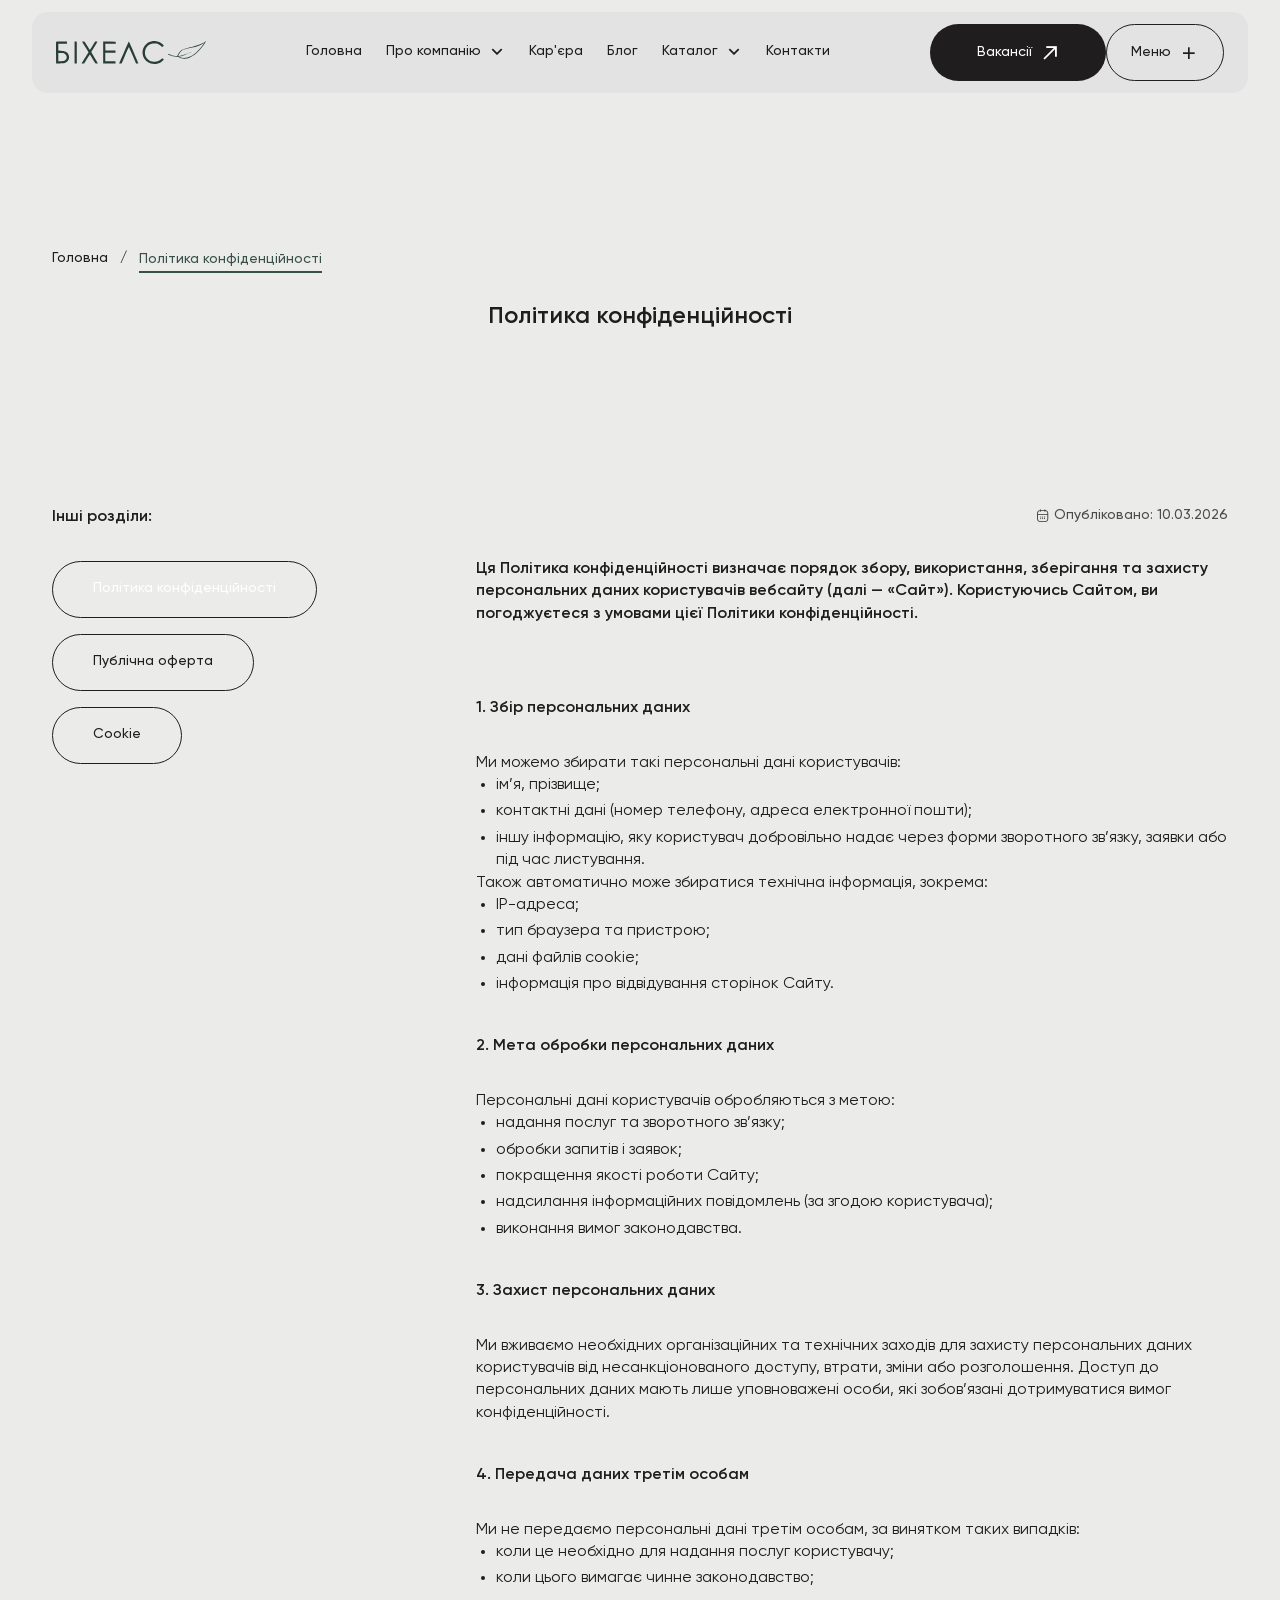
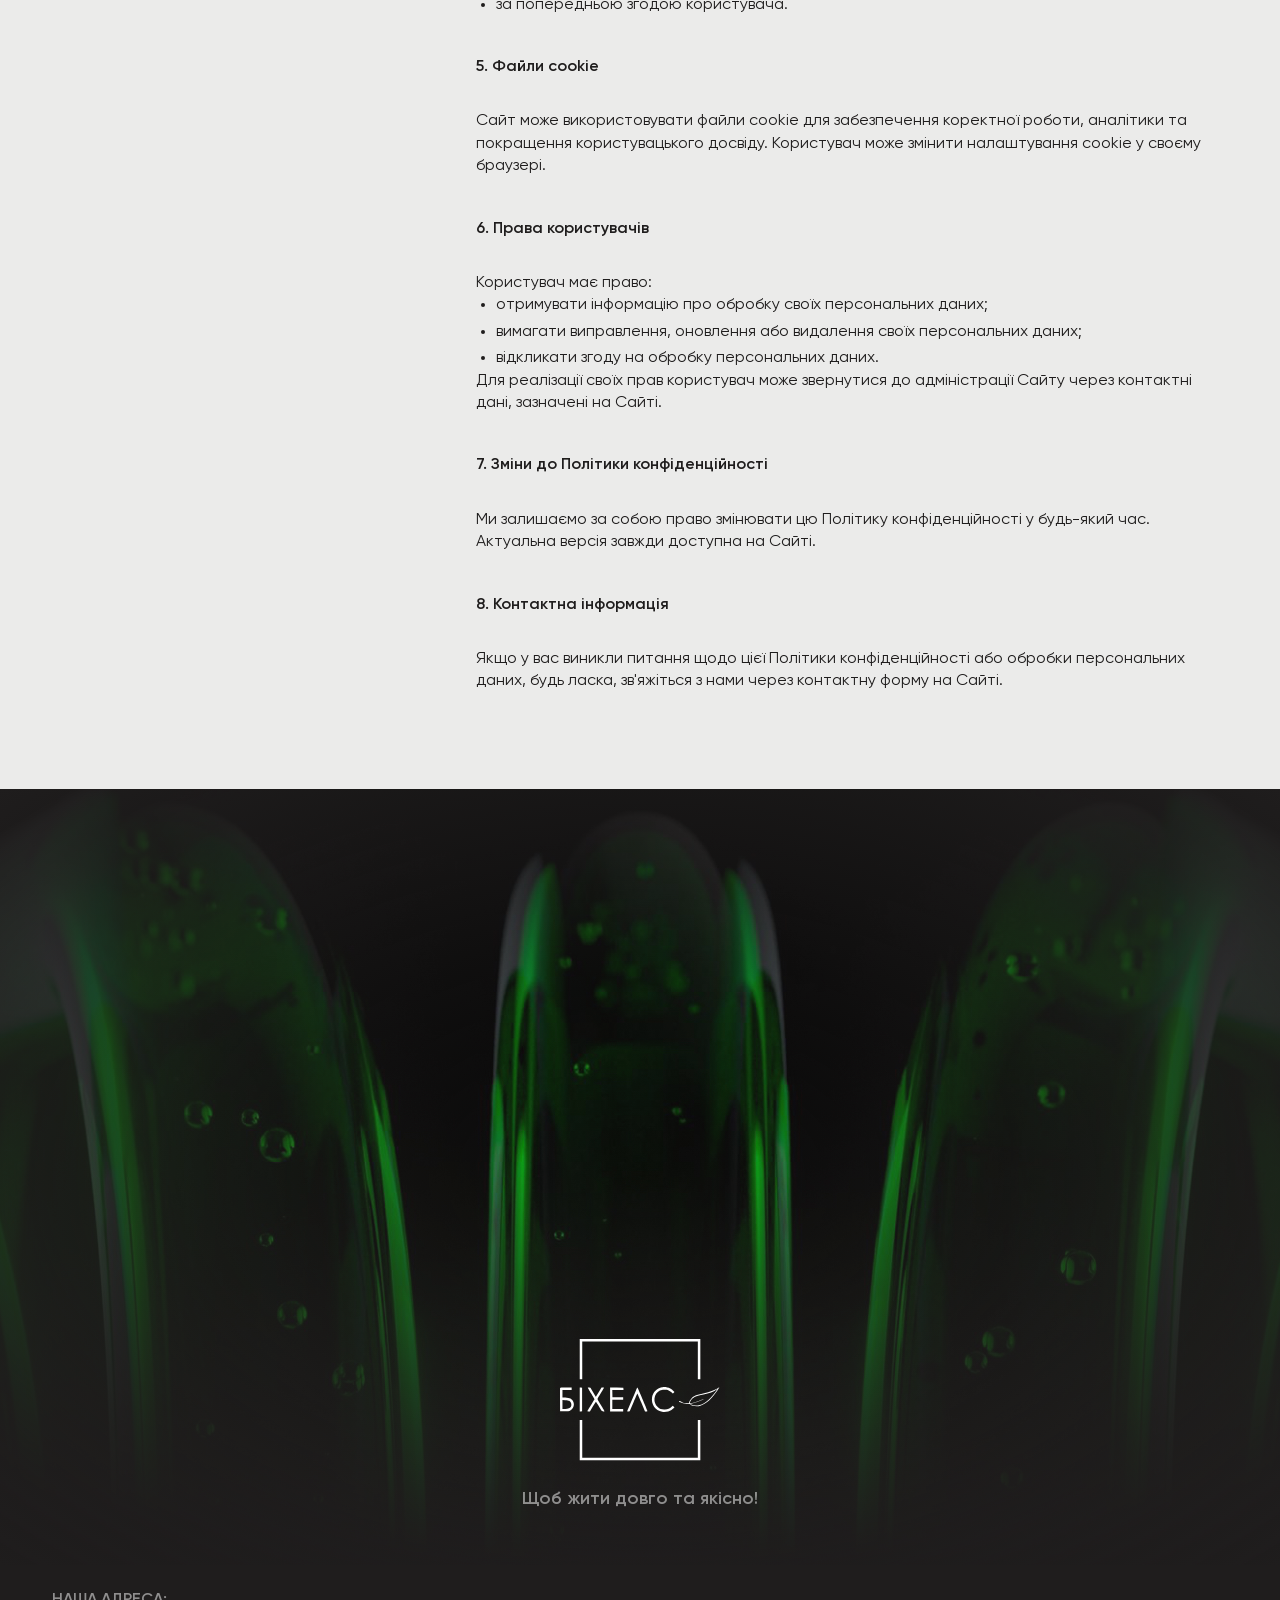
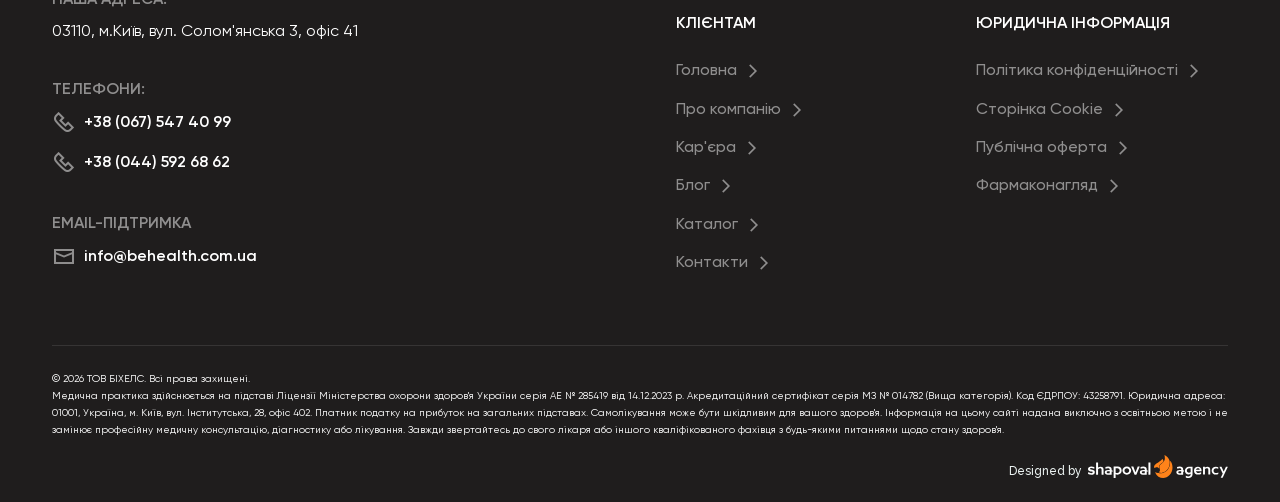
<file: privacy-policy.html>
<!DOCTYPE html>
<html lang="uk">

<head>
    <meta charset="UTF-8">
    <meta name="viewport" content="width=device-width, initial-scale=1.0">
    <title>Behealth — Політика конфіденційності</title>

    <!-- Lib Styles -->
    <link rel="stylesheet" href="css/lib/swiper.min.css">
    <link rel="stylesheet" href="css/lib/fancybox.min.css">
    <link rel="stylesheet" href="css/lib/aos.min.css">

    <!-- Styles -->
    <link rel="stylesheet" href="css/fonts.css">
    <link rel="stylesheet" href="css/icons.css">
    <link rel="stylesheet" href="css/variables.css">
    <link rel="stylesheet" href="css/reset.css">
    <link rel="stylesheet" href="css/style.css">
    <link rel="stylesheet" href="css/header.css">

    <!-- Favicon -->
    <link rel="icon" href="img/favicon.ico" type="image/x-icon">
</head>

<body>

    <!-- Header -->
    <header class="header" role="banner">
        <div class="container">

            <nav class="nav" aria-label="Головна навігація">
                <a href="index.html" class="nav__logo">
                    <img src="img/logo.svg" width="150" height="23" alt="Behealth Logo">
                </a>

                <ul class="nav__list">
                    <li class="nav__item">
                        <a href="index.html" class="nav__link">Головна</a>
                    </li>
                    <li class="nav__item nav__item--has-sub">
                        <button class="nav__link nav__link--sub-trigger" type="button" aria-expanded="false"
                            aria-haspopup="true">
                            Про компанію
                            <i class="icon-Namearrow_down" aria-hidden="true"></i>
                        </button>
                        <ul class="nav__submenu">
                            <li><a href="mission.html" class="nav__sublink">Місія та візія <i class="icon-Namearrow-right-down"
                                        aria-hidden="true"></i></a></li>
                            <li><a href="about.html" class="nav__sublink">Корпоративні цінності <i
                                        class="icon-Namearrow-right-down" aria-hidden="true"></i></a></li>
                            <li><a href="pharmacovigilance.html" class="nav__sublink">Сторінка фармаконагляду <i
                                        class="icon-Namearrow-right-down" aria-hidden="true"></i></a></li>
                        </ul>
                    </li>
                    <li class="nav__item">
                        <a href="career.html" class="nav__link">Кар'єра</a>
                    </li>
                    <li class="nav__item">
                        <a href="blog.html" class="nav__link">Блог</a>
                    </li>
                    <li class="nav__item nav__item--has-sub">
                        <button class="nav__link nav__link--sub-trigger" type="button">
                            Каталог
                            <i class="icon-Namearrow_down"></i>
                        </button>
                        <ul class="nav__submenu nav__submenu--catalog">
                            <li><a href="catalog.html" class="nav__sublink">Усі препарати <i class="icon-Namearrow-right-down"></i></a></li>
                            <li><a href="#" class="nav__sublink">Здоров'я нирок <i class="icon-Namearrow-right-down"></i></a></li>
                            <li><a href="#" class="nav__sublink">Чоловіче здоров'я <i class="icon-Namearrow-right-down"></i></a></li>
                            <li><a href="#" class="nav__sublink">Здоров'я ШКТ <i class="icon-Namearrow-right-down"></i></a></li>
                            <li><a href="#" class="nav__sublink">Жіноче здоров'я <i class="icon-Namearrow-right-down"></i></a></li>
                            <li><a href="#" class="nav__sublink">Здоров'я ендо-системи <i class="icon-Namearrow-right-down"></i></a></li>
                            <li><a href="#" class="nav__sublink">Дитяче здоров'я <i class="icon-Namearrow-right-down"></i></a></li>
                            <li><a href="#" class="nav__sublink">Вітаміни та мінерали <i class="icon-Namearrow-right-down"></i></a></li>
                            <li><a href="#" class="nav__sublink">Гриби <i class="icon-Namearrow-right-down"></i></a></li>
                        </ul>
                    </li>
                    <li class="nav__item">
                        <a href="contact.html" class="nav__link">Контакти</a>
                    </li>
                </ul>
                <a href="vacancy.html" class="nav__link-vacancies btn btn--black">Вакансії
                    <i class="icon-Namearrow-right-up" aria-hidden="true"></i>
                </a>
                <button class="burger btn btn--transparent" type="button" aria-label="Відкрити меню"
                    aria-expanded="false" aria-controls="mobile-menu">
                    Меню
                    <i class="icon-Nameplus" aria-hidden="true"></i>
                </button>
            </nav>

            <div class="mobile-menu" id="mobile-menu" aria-hidden="true">
                <ul class="mobile-menu__list">
                    <li class="mobile-menu__item"><a href="index.html" class="mobile-menu__link">Головна</a></li>
                    <li class="mobile-menu__item mobile-menu__item--has-sub">
                        <button class="mobile-menu__link mobile-menu__link--sub-trigger" type="button" aria-expanded="false" aria-haspopup="true">
                            Про компанію <i class="icon-Namearrow_down" aria-hidden="true"></i>
                        </button>
                        <ul class="mobile-menu__submenu">
                            <li><a href="mission.html" class="mobile-menu__sublink">Місія та візія <i class="icon-Namearrow-right-down" aria-hidden="true"></i></a></li>
                            <li><a href="about.html" class="mobile-menu__sublink">Корпоративні цінності <i class="icon-Namearrow-right-down" aria-hidden="true"></i></a></li>
                            <li><a href="pharmacovigilance.html" class="mobile-menu__sublink">Сторінка фармаконагляду <i class="icon-Namearrow-right-down" aria-hidden="true"></i></a></li>
                        </ul>
                    </li>
                    <li class="mobile-menu__item"><a href="career.html" class="mobile-menu__link">Кар'єра</a></li>
                    <li class="mobile-menu__item"><a href="blog.html" class="mobile-menu__link">Блог</a></li>
                    <li class="mobile-menu__item mobile-menu__item--has-sub">
                        <button class="mobile-menu__link mobile-menu__link--sub-trigger" type="button">
                            Каталог <i class="icon-Namearrow_down" aria-hidden="true"></i>
                        </button>
                        <ul class="mobile-menu__submenu">
                            <li><a href="catalog.html" class="mobile-menu__sublink">Усі препарати <i class="icon-Namearrow-right-down"></i></a></li>
                            <li><a href="#" class="mobile-menu__sublink">Чоловіче здоров'я <i class="icon-Namearrow-right-down"></i></a></li>
                            <li><a href="#" class="mobile-menu__sublink">Жіноче здоров'я <i class="icon-Namearrow-right-down"></i></a></li>
                            <li><a href="#" class="mobile-menu__sublink">Здоров'я нирок <i class="icon-Namearrow-right-down"></i></a></li>
                            <li><a href="#" class="mobile-menu__sublink">Здоров'я ШКТ <i class="icon-Namearrow-right-down"></i></a></li>
                            <li><a href="#" class="mobile-menu__sublink">Здоров'я ендо-системи <i class="icon-Namearrow-right-down"></i></a></li>
                            <li><a href="#" class="mobile-menu__sublink">Вітаміни та мінерали <i class="icon-Namearrow-right-down"></i></a></li>
                            <li><a href="#" class="mobile-menu__sublink">Дитяче здоров'я <i class="icon-Namearrow-right-down"></i></a></li>
                            <li><a href="#" class="mobile-menu__sublink">Гриби <i class="icon-Namearrow-right-down"></i></a></li>
                        </ul>
                    </li>
                    <li class="mobile-menu__item"><a href="contact.html" class="mobile-menu__link">Контакти</a></li>
                </ul>
                <address class="mobile-menu__address">
                    <p class="mobile-menu__address-title">НАША АДРЕСА:</p>
                    <p class="mobile-menu__address-text">03110, м.Київ, вул. Солом'янська 3, офіс 41</p>
                    <p class="mobile-menu__address-title">ТЕЛЕФОНИ:</p>
                    <a href="tel:+380675474099" class="mobile-menu__contact-link mobile-menu__contact-link--phone"><i class="icon-Namephone-m" aria-hidden="true"></i> +38 (067) 547 40 99</a>
                    <a href="tel:+380445926862" class="mobile-menu__contact-link mobile-menu__contact-link--phone"><i class="icon-Namephone-m" aria-hidden="true"></i> +38 (044) 592 68 62</a>
                    <p class="mobile-menu__address-title">EMAIL-ПІДТРИМКА</p>
                    <a href="mailto:info@behealth.com.ua" class="mobile-menu__contact-link mobile-menu__contact-link--email"><i class="icon-Nameemail-m" aria-hidden="true"></i> info@behealth.com.ua</a>
                </address>
            </div>

        </div>
    </header>

    <!-- Main -->
    <main class="main">

        <section class="hero--big hero--big--vacancy hero--big--contact">
            <div class="container">
                <div class="breadcrumbs">
                    <ul class="breadcrumbs__list">
                        <li class="breadcrumbs__item">
                            <a href="index.html" class="breadcrumbs__link">Головна</a>
                        </li>
                        <li class="breadcrumbs__item" aria-current="page">
                            <span class="breadcrumbs__text">Політика конфіденційності</span>
                        </li>
                    </ul>
                </div>
                <div class="hero--big__content">
                    <h1>Політика конфіденційності</h1>
                </div>
            </div>
        </section>

        <section class="article article--legal">
            <div class="container">

                <!-- Sidebar -->
                <aside class="article__sidebar">
                    <div class="article__sidebar-list">
                        <p class="article__sidebar-label">Інші розділи:</p>
                        <ul>
                            <li>
                                <a href="privacy-policy.html"
                                    class="article__sidebar-link article__sidebar-link--legal article__sidebar-link--active btn btn--transparent">Політика конфіденційності</a>
                            </li>
                            <li>
                                <a href="public-offer.html" class="article__sidebar-link article__sidebar-link--legal btn btn--transparent">Публічна оферта</a>
                            </li>
                            <li>
                                <a href="cookie-policy.html"
                                    class="article__sidebar-link article__sidebar-link--legal btn btn--transparent">Cookie</a>
                            </li>
                        </ul>
                    </div>
                </aside>

                <!-- Content -->
                <div class="article__content">
                    <div class="article__content-title">
                        <i class="icon-Namecalendar" aria-hidden="true"></i>
                        Опубліковано: 10.03.2026
                    </div>

                    <div class="article__content-description">
                        <p><strong>Ця Політика конфіденційності визначає порядок збору, використання, зберігання та захисту персональних даних користувачів вебсайту (далі — «Сайт»).
                        Користуючись Сайтом, ви погоджуєтеся з умовами цієї Політики конфіденційності.</strong></p>
                    </div>

                    <div class="article__content-text">
                        <h3>1. Збір персональних даних</h3>
                        <div class="article__content-description">
                            <p>Ми можемо збирати такі персональні дані користувачів:</p>
                            <ul>
                                <li>ім’я, прізвище;</li>
                                <li>контактні дані (номер телефону, адреса електронної пошти);</li>
                                <li>іншу інформацію, яку користувач добровільно надає через форми зворотного зв’язку, заявки або під час листування.</li>
                            </ul>
                            <p>Також автоматично може збиратися технічна інформація, зокрема:</p>
                            <ul>
                                <li>IP-адреса;</li>
                                <li>тип браузера та пристрою;</li>
                                <li>дані файлів cookie;</li>
                                <li>інформація про відвідування сторінок Сайту.</li>
                            </ul>
                        </div>

                        <h3>2. Мета обробки персональних даних</h3>
                        <div class="article__content-description">
                            <p>Персональні дані користувачів обробляються з метою:</p>
                            <ul>
                                <li>надання послуг та зворотного зв’язку;</li>
                                <li>обробки запитів і заявок;</li>
                                <li>покращення якості роботи Сайту;</li>
                                <li>надсилання інформаційних повідомлень (за згодою користувача);</li>
                                <li>виконання вимог законодавства.</li>
                            </ul>
                        </div>

                        <h3>3. Захист персональних даних</h3>
                        <div class="article__content-description">
                            <p>Ми вживаємо необхідних організаційних та технічних заходів для захисту персональних даних користувачів від несанкціонованого доступу, втрати, зміни або розголошення.
                            Доступ до персональних даних мають лише уповноважені особи, які зобов’язані дотримуватися вимог конфіденційності.</p>
                        </div>

                        <h3>4. Передача даних третім особам</h3>
                        <div class="article__content-description">
                            <p>Ми не передаємо персональні дані третім особам, за винятком таких випадків:</p>
                            <ul>
                                <li>коли це необхідно для надання послуг користувачу;</li>
                                <li>коли цього вимагає чинне законодавство;</li>
                                <li>за попередньою згодою користувача.</li>
                            </ul>
                        </div>

                        <h3>5. Файли cookie</h3>
                        <div class="article__content-description">
                            <p>Сайт може використовувати файли cookie для забезпечення коректної роботи, аналітики та покращення користувацького досвіду. Користувач може змінити налаштування cookie у своєму браузері.</p>
                        </div>

                        <h3>6. Права користувачів</h3>
                        <div class="article__content-description">
                            <p>Користувач має право:</p>
                            <ul>
                                <li>отримувати інформацію про обробку своїх персональних даних;</li>
                                <li>вимагати виправлення, оновлення або видалення своїх персональних даних;</li>
                                <li>відкликати згоду на обробку персональних даних.</li>
                            </ul>
                            <p>Для реалізації своїх прав користувач може звернутися до адміністрації Сайту через контактні дані, зазначені на Сайті.</p>
                        </div>

                        <h3>7. Зміни до Політики конфіденційності</h3>
                        <div class="article__content-description">
                            <p>Ми залишаємо за собою право змінювати цю Політику конфіденційності у будь-який час. Актуальна версія завжди доступна на Сайті.</p>
                        </div>

                        <h3>8. Контактна інформація</h3>
                        <div class="article__content-description">
                            <p>Якщо у вас виникли питання щодо цієї Політики конфіденційності або обробки персональних даних, будь ласка, зв'яжіться з нами через контактну форму на Сайті.</p>
                        </div>
                    </div>
                </div>

            </div>
        </section>

        <div class="banner">
            <div class="banner-image">
                <img src="img/logo-white.svg" width="160" height="160" loading="lazy"
                    alt="Логотип медичної компанії «Біхелс»">
            </div>
            <h3>Щоб жити довго та якісно!</h3>
            <div class="banner-bg">
                <img src="img/banner-bg-legal.jpg" width="1920" height="776" loading="lazy" alt="">
            </div>
        </div>

    </main>

    <!-- Footer -->
    <footer class="footer" role="contentinfo">
        <div class="container">

            <div class="footer__body" data-aos="fade-up" data-aos-anchor-placement="top-bottom">

                <address class="footer__contacts">
                    <p class="footer__contacts-label">НАША АДРЕСА:</p>
                    <p class="footer__contacts-address">03110, м.Київ, вул. Солом'янська 3, офіс 41</p>

                    <p class="footer__contacts-label">ТЕЛЕФОНИ:</p>
                    <ul class="footer__contacts-list" role="list">
                        <li class="footer__contacts-item">
                            <a href="tel:+380675474099" class="footer__contacts-link footer__contacts-link--phone">
                                <i class="icon-Namephone-m" aria-hidden="true"></i>
                                +38 (067) 547 40 99
                            </a>
                        </li>
                        <li class="footer__contacts-item">
                            <a href="tel:+380445926862" class="footer__contacts-link footer__contacts-link--phone">
                                <i class="icon-Namephone-m" aria-hidden="true"></i>
                                +38 (044) 592 68 62
                            </a>
                        </li>
                    </ul>

                    <p class="footer__contacts-label">EMAIL-ПІДТРИМКА</p>
                    <a href="mailto:info@behealth.com.ua" class="footer__contacts-link footer__contacts-link--email">
                        <i class="icon-Nameemail-m" aria-hidden="true"></i>
                        info@behealth.com.ua
                    </a>
                </address>

                <div class="footer__nav">
                    <nav class="footer__nav-col" aria-label="Клієнтам">
                        <h3 class="footer__nav-heading">Клієнтам</h3>
                        <ul class="footer__nav-list" role="list">
                            <li class="footer__nav-item"><a href="index.html" class="footer__nav-link">Головна</a></li>
                            <li class="footer__nav-item"><a href="about.html" class="footer__nav-link">Про компанію</a></li>
                            <li class="footer__nav-item"><a href="vacancy.html" class="footer__nav-link">Кар'єра</a></li>
                            <li class="footer__nav-item"><a href="blog.html" class="footer__nav-link">Блог</a></li>
                            <li class="footer__nav-item"><a href="catalog.html" class="footer__nav-link">Каталог</a></li>
                            <li class="footer__nav-item"><a href="contact.html" class="footer__nav-link">Контакти</a></li>
                        </ul>
                    </nav>
                    <nav class="footer__nav-col" aria-label="Юридична інформація">
                        <h3 class="footer__nav-heading">Юридична інформація</h3>
                        <ul class="footer__nav-list" role="list">
                            <li class="footer__nav-item"><a href="privacy-policy.html" class="footer__nav-link">Політика конфіденційності</a></li>
                            <li class="footer__nav-item"><a href="cookie-policy.html" class="footer__nav-link">Сторінка Cookie</a></li>
                            <li class="footer__nav-item"><a href="public-offer.html" class="footer__nav-link">Публічна оферта</a></li>
                            <li class="footer__nav-item"><a href="pharmacovigilance.html" class="footer__nav-link">Фармаконагляд</a></li>
                        </ul>
                    </nav>
                </div>

            </div>

            <div class="footer__bottom">
                <div class="footer__bottom-contents">
                    <p class="footer__bottom-copy">
                        <small>© 2026 ТОВ БІХЕЛС. Всі права захищені.</small>
                    </p>
                    <p class="footer__bottom-legal">
                        <small>Медична практика здійснюється на підставі Ліцензії Міністерства охорони здоров'я України
                            серія АЕ №&nbsp;285419 від 14.12.2023 р. Акредитаційний сертифікат серія МЗ №&nbsp;014782
                            (Вища категорія). Код ЄДРПОУ: 43258791. Юридична адреса: 01001, Україна, м. Київ, вул.
                            Інститутська, 28, офіс 402. Платник податку на прибуток на загальних підставах.
                            Самолікування може бути шкідливим для вашого здоров'я. Інформація на цьому сайті надана
                            виключно з освітньою метою і не замінює професійну медичну консультацію, діагностику або
                            лікування. Завжди звертайтесь до свого лікаря або іншого кваліфікованого фахівця з
                            будь-якими питаннями щодо стану здоров'я.</small>
                    </p>
                </div>
                <p class="footer__bottom-dev">
                    Designed by <a href="https://shapoval.agency" class="footer__bottom-dev-link" target="_blank"
                        rel="noopener noreferrer">
                        <img src="img/logo-brand.svg" width="140" height="24" alt="">
                    </a>
                </p>
            </div>

        </div>
    </footer>

    <!-- Lib Scripts -->
    <script src="js/lib/lenis.min.js"></script>
    <script src="js/lib/swiper.min.js"></script>
    <script src="js/lib/fancybox.umd.js"></script>
    <script src="js/lib/simpleParallax.min.js"></script>
    <script src="js/lib/aos.min.js"></script>

    <!-- Scripts -->
    <script src="js/main.js"></script>
</body>

</html>
</file>
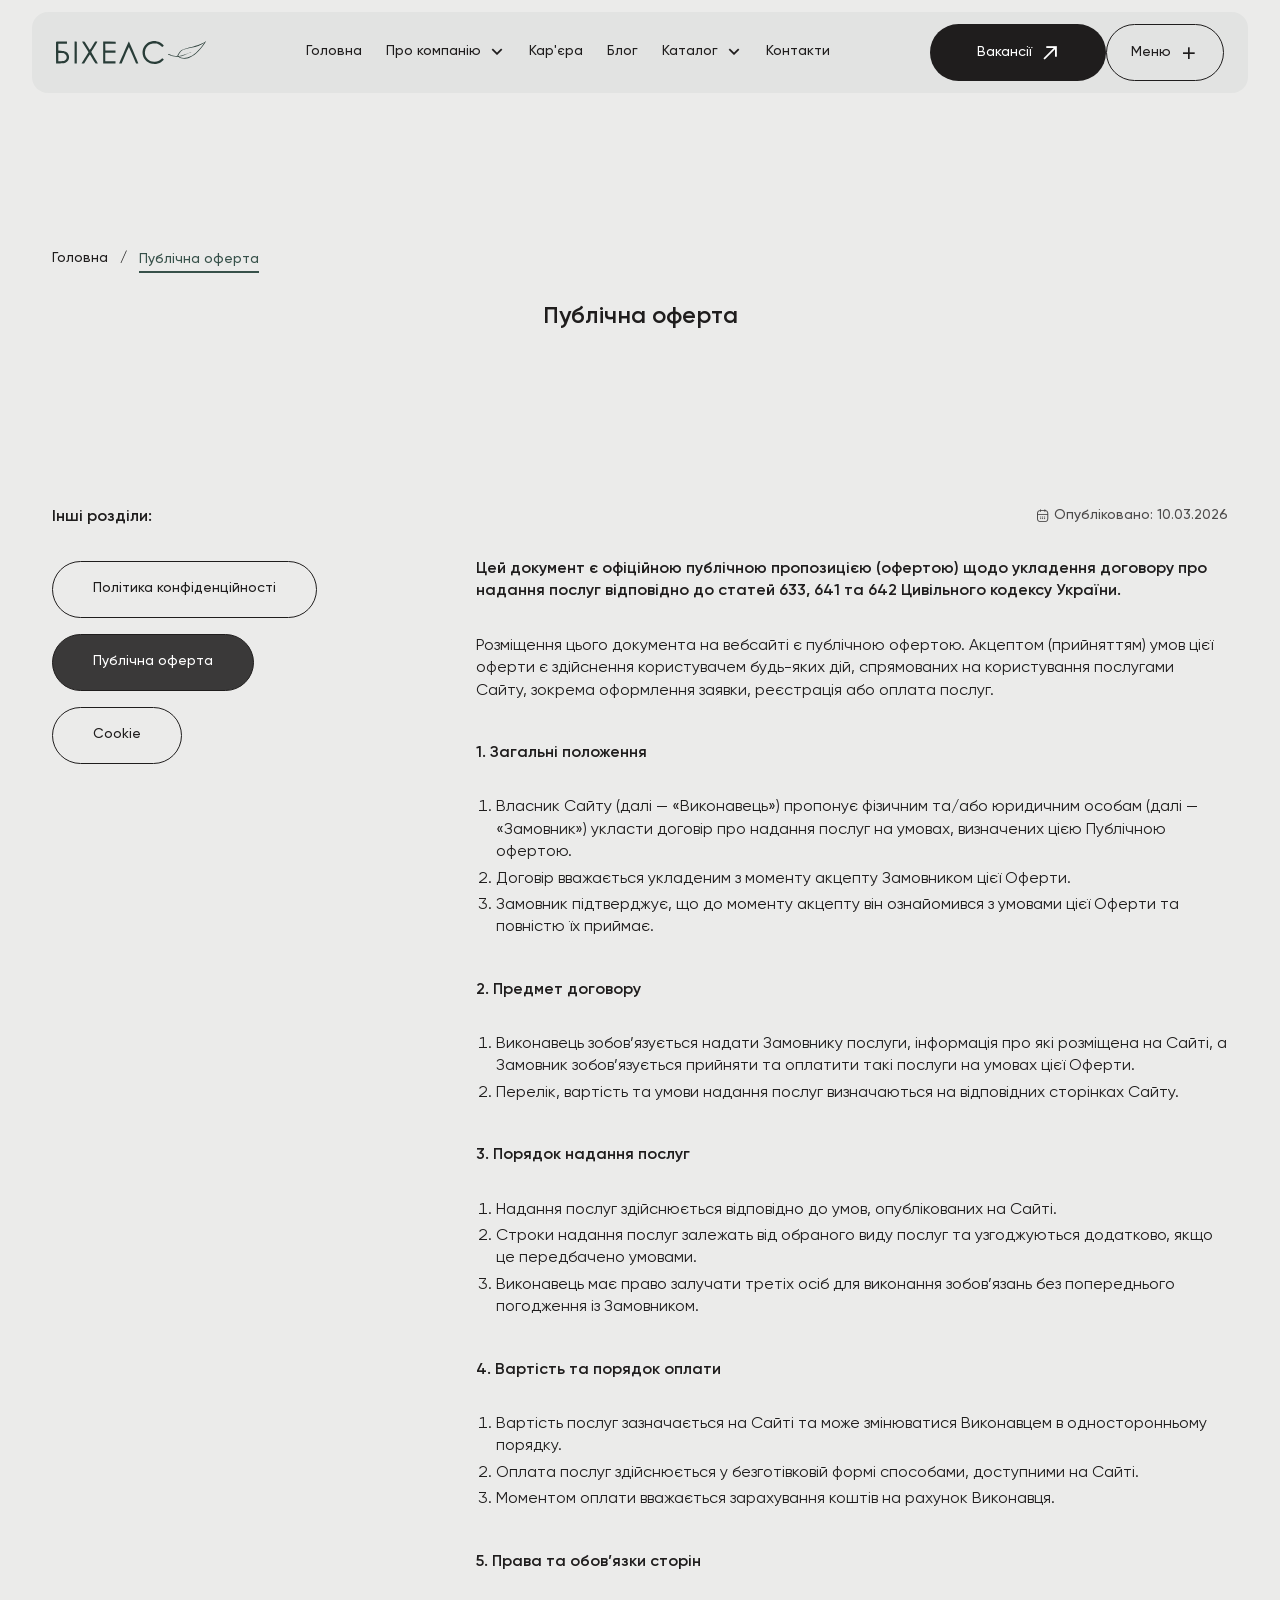
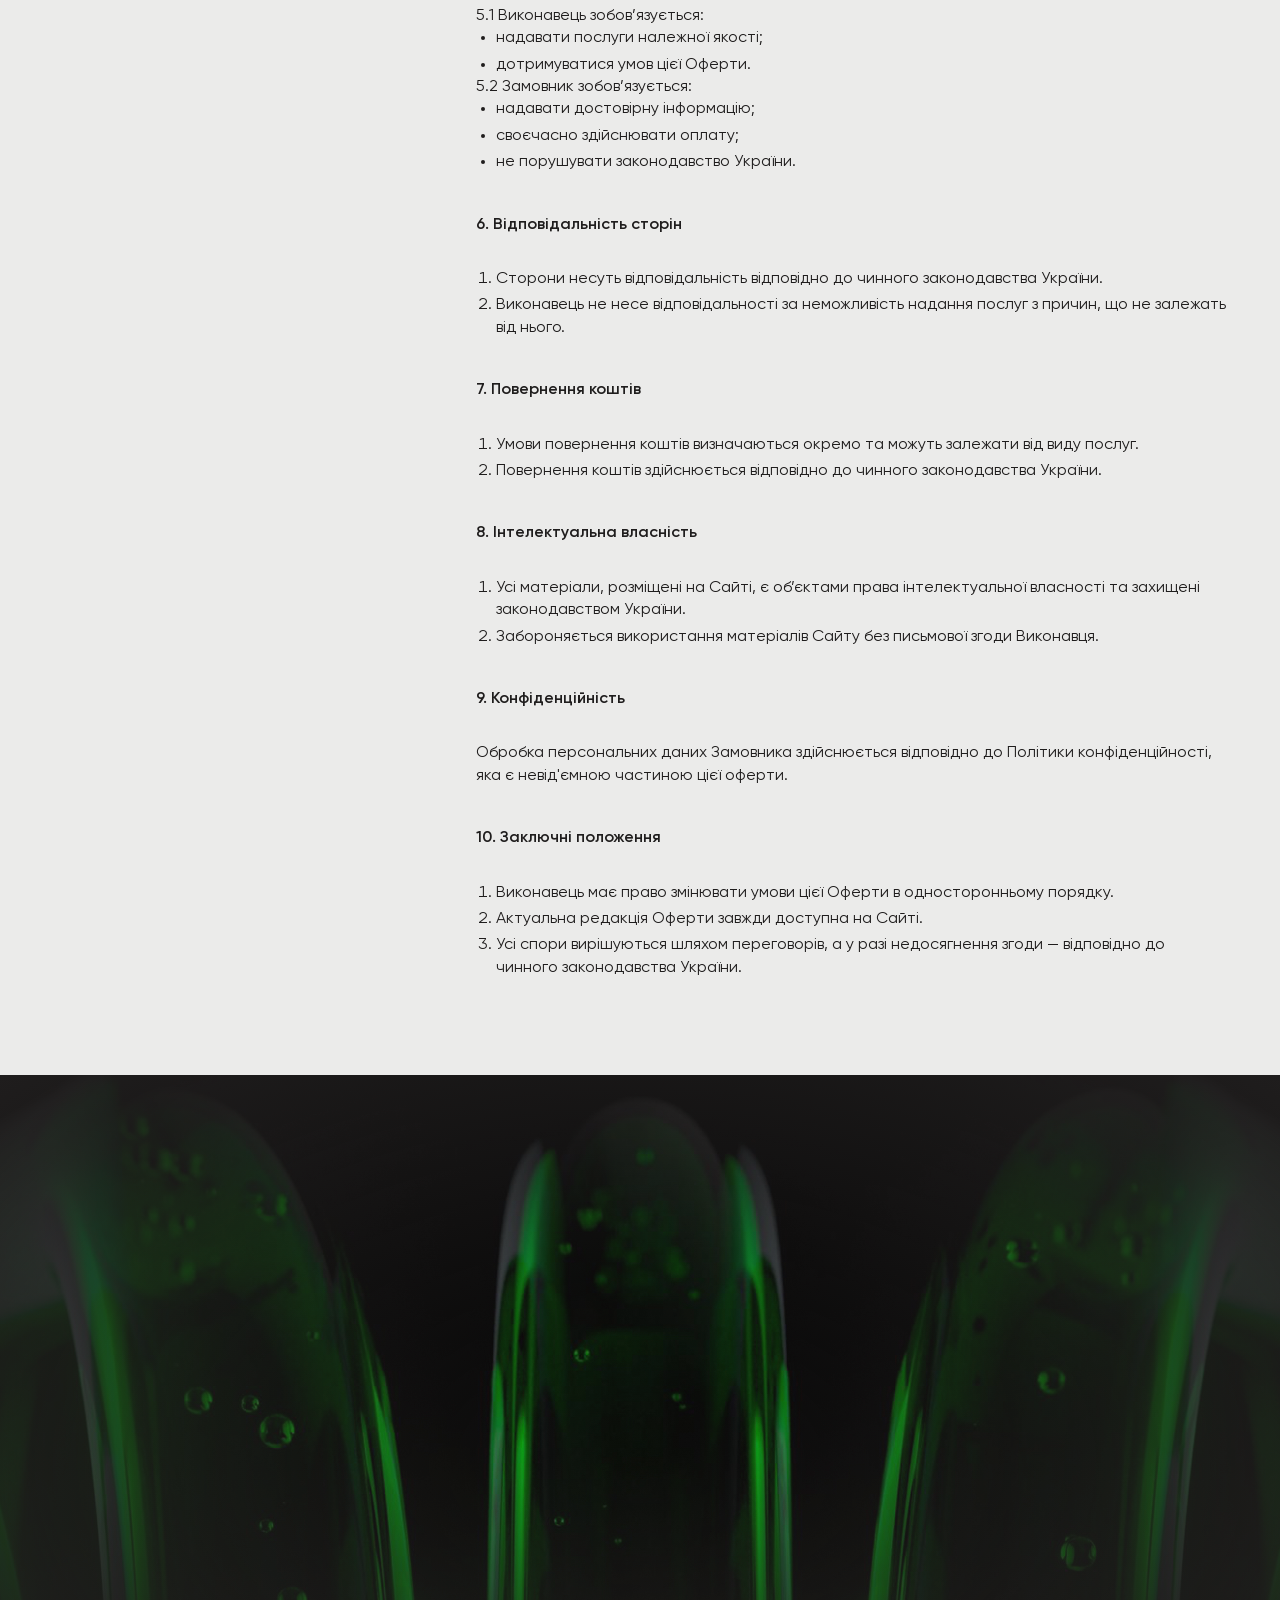
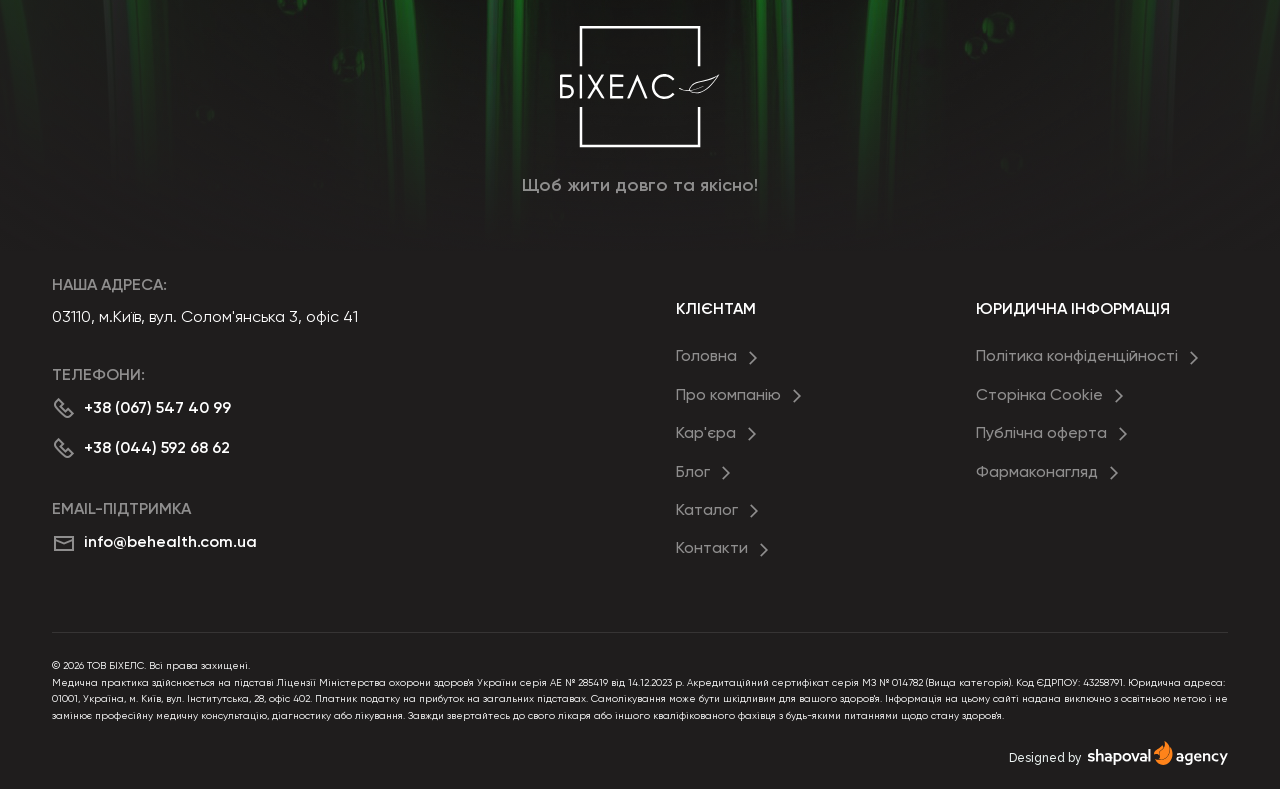
<file: public-offer.html>
<!DOCTYPE html>
<html lang="uk">

<head>
    <meta charset="UTF-8">
    <meta name="viewport" content="width=device-width, initial-scale=1.0">
    <title>Behealth — Публічна оферта</title>

    <!-- Lib Styles -->
    <link rel="stylesheet" href="css/lib/swiper.min.css">
    <link rel="stylesheet" href="css/lib/fancybox.min.css">
    <link rel="stylesheet" href="css/lib/aos.min.css">

    <!-- Styles -->
    <link rel="stylesheet" href="css/fonts.css">
    <link rel="stylesheet" href="css/icons.css">
    <link rel="stylesheet" href="css/variables.css">
    <link rel="stylesheet" href="css/reset.css">
    <link rel="stylesheet" href="css/style.css">
    <link rel="stylesheet" href="css/header.css">

    <!-- Favicon -->
    <link rel="icon" href="img/favicon.ico" type="image/x-icon">
</head>

<body>

    <!-- Header -->
    <header class="header" role="banner">
        <div class="container">

            <nav class="nav" aria-label="Головна навігація">
                <a href="index.html" class="nav__logo">
                    <img src="img/logo.svg" width="150" height="23" alt="Behealth Logo">
                </a>

                <ul class="nav__list">
                    <li class="nav__item">
                        <a href="index.html" class="nav__link">Головна</a>
                    </li>
                    <li class="nav__item nav__item--has-sub">
                        <button class="nav__link nav__link--sub-trigger" type="button" aria-expanded="false"
                            aria-haspopup="true">
                            Про компанію
                            <i class="icon-Namearrow_down" aria-hidden="true"></i>
                        </button>
                        <ul class="nav__submenu">
                            <li><a href="mission.html" class="nav__sublink">Місія та візія <i class="icon-Namearrow-right-down"
                                        aria-hidden="true"></i></a></li>
                            <li><a href="about.html" class="nav__sublink">Корпоративні цінності <i
                                        class="icon-Namearrow-right-down" aria-hidden="true"></i></a></li>
                            <li><a href="pharmacovigilance.html" class="nav__sublink">Сторінка фармаконагляду <i
                                        class="icon-Namearrow-right-down" aria-hidden="true"></i></a></li>
                        </ul>
                    </li>
                    <li class="nav__item">
                        <a href="career.html" class="nav__link">Кар'єра</a>
                    </li>
                    <li class="nav__item">
                        <a href="blog.html" class="nav__link">Блог</a>
                    </li>
                    <li class="nav__item nav__item--has-sub">
                        <button class="nav__link nav__link--sub-trigger" type="button">
                            Каталог
                            <i class="icon-Namearrow_down"></i>
                        </button>
                        <ul class="nav__submenu nav__submenu--catalog">
                            <li><a href="catalog.html" class="nav__sublink">Усі препарати <i
                                        class="icon-Namearrow-right-down"></i></a></li>
                            <li><a href="#" class="nav__sublink">Здоров'я нирок <i
                                        class="icon-Namearrow-right-down"></i></a></li>
                            <li><a href="#" class="nav__sublink">Чоловіче здоров'я <i
                                        class="icon-Namearrow-right-down"></i></a></li>
                            <li><a href="#" class="nav__sublink">Здоров'я ШКТ <i
                                        class="icon-Namearrow-right-down"></i></a></li>
                            <li><a href="#" class="nav__sublink">Жіноче здоров'я <i
                                        class="icon-Namearrow-right-down"></i></a></li>
                            <li><a href="#" class="nav__sublink">Здоров'я ендо-системи <i
                                        class="icon-Namearrow-right-down"></i></a></li>
                            <li><a href="#" class="nav__sublink">Дитяче здоров'я <i
                                        class="icon-Namearrow-right-down"></i></a></li>
                            <li><a href="#" class="nav__sublink">Вітаміни та мінерали <i
                                        class="icon-Namearrow-right-down"></i></a></li>
                            <li><a href="#" class="nav__sublink">Гриби <i class="icon-Namearrow-right-down"></i></a>
                            </li>
                        </ul>
                    </li>
                    <li class="nav__item">
                        <a href="contact.html" class="nav__link">Контакти</a>
                    </li>
                </ul>
                <a href="vacancy.html" class="nav__link-vacancies btn btn--black">Вакансії
                    <i class="icon-Namearrow-right-up" aria-hidden="true"></i>
                </a>
                <button class="burger btn btn--transparent" type="button" aria-label="Відкрити меню"
                    aria-expanded="false" aria-controls="mobile-menu">
                    Меню
                    <i class="icon-Nameplus" aria-hidden="true"></i>
                </button>
            </nav>

            <div class="mobile-menu" id="mobile-menu" aria-hidden="true">
                <ul class="mobile-menu__list">
                    <li class="mobile-menu__item"><a href="index.html" class="mobile-menu__link">Головна</a></li>
                    <li class="mobile-menu__item mobile-menu__item--has-sub">
                        <button class="mobile-menu__link mobile-menu__link--sub-trigger" type="button"
                            aria-expanded="false" aria-haspopup="true">
                            Про компанію <i class="icon-Namearrow_down" aria-hidden="true"></i>
                        </button>
                        <ul class="mobile-menu__submenu">
                            <li><a href="mission.html" class="mobile-menu__sublink">Місія та візія <i
                                        class="icon-Namearrow-right-down" aria-hidden="true"></i></a></li>
                            <li><a href="about.html" class="mobile-menu__sublink">Корпоративні цінності <i
                                        class="icon-Namearrow-right-down" aria-hidden="true"></i></a></li>
                            <li><a href="pharmacovigilance.html" class="mobile-menu__sublink">Сторінка фармаконагляду <i
                                        class="icon-Namearrow-right-down" aria-hidden="true"></i></a></li>
                        </ul>
                    </li>
                    <li class="mobile-menu__item"><a href="career.html" class="mobile-menu__link">Кар'єра</a></li>
                    <li class="mobile-menu__item"><a href="blog.html" class="mobile-menu__link">Блог</a></li>
                    <li class="mobile-menu__item mobile-menu__item--has-sub">
                        <button class="mobile-menu__link mobile-menu__link--sub-trigger" type="button">
                            Каталог <i class="icon-Namearrow_down" aria-hidden="true"></i>
                        </button>
                        <ul class="mobile-menu__submenu">
                            <li><a href="catalog.html" class="mobile-menu__sublink">Усі препарати <i
                                        class="icon-Namearrow-right-down"></i></a></li>
                            <li><a href="#" class="mobile-menu__sublink">Чоловіче здоров'я <i
                                        class="icon-Namearrow-right-down"></i></a></li>
                            <li><a href="#" class="mobile-menu__sublink">Жіноче здоров'я <i
                                        class="icon-Namearrow-right-down"></i></a></li>
                            <li><a href="#" class="mobile-menu__sublink">Здоров'я нирок <i
                                        class="icon-Namearrow-right-down"></i></a></li>
                            <li><a href="#" class="mobile-menu__sublink">Здоров'я ШКТ <i
                                        class="icon-Namearrow-right-down"></i></a></li>
                            <li><a href="#" class="mobile-menu__sublink">Здоров'я ендо-системи <i
                                        class="icon-Namearrow-right-down"></i></a></li>
                            <li><a href="#" class="mobile-menu__sublink">Вітаміни та мінерали <i
                                        class="icon-Namearrow-right-down"></i></a></li>
                            <li><a href="#" class="mobile-menu__sublink">Дитяче здоров'я <i
                                        class="icon-Namearrow-right-down"></i></a></li>
                            <li><a href="#" class="mobile-menu__sublink">Гриби <i
                                        class="icon-Namearrow-right-down"></i></a></li>
                        </ul>
                    </li>
                    <li class="mobile-menu__item"><a href="contact.html" class="mobile-menu__link">Контакти</a></li>
                </ul>
                <address class="mobile-menu__address">
                    <p class="mobile-menu__address-title">НАША АДРЕСА:</p>
                    <p class="mobile-menu__address-text">03110, м.Київ, вул. Солом'янська 3, офіс 41</p>
                    <p class="mobile-menu__address-title">ТЕЛЕФОНИ:</p>
                    <a href="tel:+380675474099" class="mobile-menu__contact-link mobile-menu__contact-link--phone"><i
                            class="icon-Namephone-m" aria-hidden="true"></i> +38 (067) 547 40 99</a>
                    <a href="tel:+380445926862" class="mobile-menu__contact-link mobile-menu__contact-link--phone"><i
                            class="icon-Namephone-m" aria-hidden="true"></i> +38 (044) 592 68 62</a>
                    <p class="mobile-menu__address-title">EMAIL-ПІДТРИМКА</p>
                    <a href="mailto:info@behealth.com.ua"
                        class="mobile-menu__contact-link mobile-menu__contact-link--email"><i class="icon-Nameemail-m"
                            aria-hidden="true"></i> info@behealth.com.ua</a>
                </address>
            </div>

        </div>
    </header>

    <!-- Main -->
    <main class="main">

        <section class="hero--big hero--big--vacancy hero--big--contact">
            <div class="container">
                <div class="breadcrumbs">
                    <ul class="breadcrumbs__list">
                        <li class="breadcrumbs__item">
                            <a href="index.html" class="breadcrumbs__link">Головна</a>
                        </li>
                        <li class="breadcrumbs__item" aria-current="page">
                            <span class="breadcrumbs__text">Публічна оферта</span>
                        </li>
                    </ul>
                </div>
                <div class="hero--big__content">
                    <h1>Публічна оферта</h1>
                </div>
            </div>
        </section>

        <section class="article article--legal">
            <div class="container">

                <!-- Sidebar -->
                <aside class="article__sidebar">
                    <div class="article__sidebar-list">
                        <p class="article__sidebar-label">Інші розділи:</p>
                        <ul>
                            <li>
                                <a href="privacy-policy.html"
                                    class="article__sidebar-link article__sidebar-link--legal btn btn--transparent">Політика
                                    конфіденційності</a>
                            </li>
                            <li>
                                <a href="public-offer.html"
                                    class="article__sidebar-link article__sidebar-link--legal article__sidebar-link--active btn btn--transparent">Публічна
                                    оферта</a>
                            </li>
                            <li>
                                <a href="cookie-policy.html"
                                    class="article__sidebar-link article__sidebar-link--legal btn btn--transparent">Cookie</a>
                            </li>
                        </ul>
                    </div>
                </aside>

                <!-- Content -->
                <div class="article__content">
                    <div class="article__content-title">
                        <i class="icon-Namecalendar" aria-hidden="true"></i>
                        Опубліковано: 10.03.2026
                    </div>

                    <div class="article__content-description">
                        <p><strong>Цей документ є офіційною публічною пропозицією (офертою) щодо укладення договору про надання послуг відповідно до статей 633, 641 та 642 Цивільного кодексу України.</strong></p>
                        <p>Розміщення цього документа на вебсайті є публічною офертою. Акцептом (прийняттям) умов цієї оферти є здійснення користувачем будь-яких дій, спрямованих на користування послугами Сайту, зокрема оформлення заявки, реєстрація або оплата послуг.</p>
                    </div>

                    <div class="article__content-text">
                        <h3>1. Загальні положення</h3>
                        <div class="article__content-description">
                            <ol>
                                <li>Власник Сайту (далі — «Виконавець») пропонує фізичним та/або юридичним особам (далі — «Замовник») укласти договір про надання послуг на умовах, визначених цією Публічною офертою.</li>
                                <li>Договір вважається укладеним з моменту акцепту Замовником цієї Оферти.</li>
                                <li> Замовник підтверджує, що до моменту акцепту він ознайомився з умовами цієї Оферти та повністю їх приймає.</li>
                            </ol>
                        </div>

                        <h3>2. Предмет договору</h3>
                        <div class="article__content-description">
                            <ol>
                                <li>Виконавець зобов’язується надати Замовнику послуги, інформація про які розміщена на Сайті, а Замовник зобов’язується прийняти та оплатити такі послуги на умовах цієї Оферти.</li>
                                <li>Перелік, вартість та умови надання послуг визначаються на відповідних сторінках Сайту.</li>
                            </ol>
                        </div>

                        <h3>3. Порядок надання послуг</h3>
                        <div class="article__content-description">
                            <ol>
                                <li>Надання послуг здійснюється відповідно до умов, опублікованих на Сайті.</li>
                                <li>Строки надання послуг залежать від обраного виду послуг та узгоджуються додатково, якщо це передбачено умовами.</li>
                                <li>Виконавець має право залучати третіх осіб для виконання зобов’язань без попереднього погодження із Замовником.</li>
                            </ol>
                        </div>

                        <h3>4. Вартість та порядок оплати</h3>
                        <div class="article__content-description">
                            <ol>
                                <li>Вартість послуг зазначається на Сайті та може змінюватися Виконавцем в односторонньому порядку.</li>
                                <li>Оплата послуг здійснюється у безготівковій формі способами, доступними на Сайті.</li>
                                <li>Моментом оплати вважається зарахування коштів на рахунок Виконавця.</li>
                            </ol>
                        </div>

                        <h3>5. Права та обов’язки сторін</h3>
                        <div class="article__content-description">
                            <p>5.1 Виконавець зобов’язується:</p>
                            <ul>
                                <li>надавати послуги належної якості;</li>
                                <li>дотримуватися умов цієї Оферти.</li>
                            </ul>
                            <p>5.2 Замовник зобов’язується:</p>
                            <ul>
                                <li>надавати достовірну інформацію;</li>
                                <li>своєчасно здійснювати оплату;</li>
                                <li>не порушувати законодавство України.</li>
                            </ul>
                        </div>

                        <h3>6. Відповідальність сторін</h3>
                        <div class="article__content-description">
                            <ol>
                                <li>Сторони несуть відповідальність відповідно до чинного законодавства України.</li>
                                <li>Виконавець не несе відповідальності за неможливість надання послуг з причин, що не залежать від нього.</li>
                            </ol>
                        </div>

                        <h3>7. Повернення коштів</h3>
                        <div class="article__content-description">
                            <ol>
                                <li>Умови повернення коштів визначаються окремо та можуть залежати від виду послуг.</li>
                                <li>Повернення коштів здійснюється відповідно до чинного законодавства України.</li>
                            </ol>
                        </div>

                        <h3>8. Інтелектуальна власність</h3>
                        <div class="article__content-description">
                            <ol>
                                <li>Усі матеріали, розміщені на Сайті, є об’єктами права інтелектуальної власності та захищені законодавством України.</li>
                                <li>Забороняється використання матеріалів Сайту без письмової згоди Виконавця.</li>
                            </ol>
                        </div>

                        <h3>9. Конфіденційність</h3>
                        <div class="article__content-description">
                            <p>Обробка персональних даних Замовника здійснюється відповідно до <a
                                    href="privacy-policy.html">Політики конфіденційності</a>, яка є невід'ємною частиною
                                цієї оферти.</p>
                        </div>

                        <h3>10. Заключні положення</h3>
                        <div class="article__content-description">
                            <ol>
                                <li>Виконавець має право змінювати умови цієї Оферти в односторонньому порядку.</li>
                                <li>Актуальна редакція Оферти завжди доступна на Сайті.</li>
                                <li>Усі спори вирішуються шляхом переговорів, а у разі недосягнення згоди — відповідно до чинного законодавства України.</li>
                            </ol>
                        </div>
                    </div>
                </div>

            </div>
        </section>

        <div class="banner">
            <div class="banner-image">
                <img src="img/logo-white.svg" width="160" height="160" loading="lazy"
                    alt="Логотип медичної компанії «Біхелс»">
            </div>
            <h3>Щоб жити довго та якісно!</h3>
            <div class="banner-bg">
                <img src="img/banner-bg-legal.jpg" width="1920" height="776" loading="lazy" alt="">
            </div>
        </div>

    </main>

    <!-- Footer -->
    <footer class="footer" role="contentinfo">
        <div class="container">

            <div class="footer__body" data-aos="fade-up" data-aos-anchor-placement="top-bottom">

                <address class="footer__contacts">
                    <p class="footer__contacts-label">НАША АДРЕСА:</p>
                    <p class="footer__contacts-address">03110, м.Київ, вул. Солом'янська 3, офіс 41</p>

                    <p class="footer__contacts-label">ТЕЛЕФОНИ:</p>
                    <ul class="footer__contacts-list" role="list">
                        <li class="footer__contacts-item">
                            <a href="tel:+380675474099" class="footer__contacts-link footer__contacts-link--phone">
                                <i class="icon-Namephone-m" aria-hidden="true"></i>
                                +38 (067) 547 40 99
                            </a>
                        </li>
                        <li class="footer__contacts-item">
                            <a href="tel:+380445926862" class="footer__contacts-link footer__contacts-link--phone">
                                <i class="icon-Namephone-m" aria-hidden="true"></i>
                                +38 (044) 592 68 62
                            </a>
                        </li>
                    </ul>

                    <p class="footer__contacts-label">EMAIL-ПІДТРИМКА</p>
                    <a href="mailto:info@behealth.com.ua" class="footer__contacts-link footer__contacts-link--email">
                        <i class="icon-Nameemail-m" aria-hidden="true"></i>
                        info@behealth.com.ua
                    </a>
                </address>

                <div class="footer__nav">
                    <nav class="footer__nav-col" aria-label="Клієнтам">
                        <h3 class="footer__nav-heading">Клієнтам</h3>
                        <ul class="footer__nav-list" role="list">
                            <li class="footer__nav-item"><a href="index.html" class="footer__nav-link">Головна</a></li>
                            <li class="footer__nav-item"><a href="about.html" class="footer__nav-link">Про компанію</a></li>
                            <li class="footer__nav-item"><a href="vacancy.html" class="footer__nav-link">Кар'єра</a></li>
                            <li class="footer__nav-item"><a href="blog.html" class="footer__nav-link">Блог</a></li>
                            <li class="footer__nav-item"><a href="catalog.html" class="footer__nav-link">Каталог</a></li>
                            <li class="footer__nav-item"><a href="contact.html" class="footer__nav-link">Контакти</a></li>
                        </ul>
                    </nav>
                    <nav class="footer__nav-col" aria-label="Юридична інформація">
                        <h3 class="footer__nav-heading">Юридична інформація</h3>
                        <ul class="footer__nav-list" role="list">
                            <li class="footer__nav-item"><a href="privacy-policy.html" class="footer__nav-link">Політика
                                    конфіденційності</a></li>
                            <li class="footer__nav-item"><a href="cookie-policy.html" class="footer__nav-link">Сторінка
                                    Cookie</a></li>
                            <li class="footer__nav-item"><a href="public-offer.html" class="footer__nav-link">Публічна
                                    оферта</a></li>
                            <li class="footer__nav-item"><a href="pharmacovigilance.html"
                                    class="footer__nav-link">Фармаконагляд</a></li>
                        </ul>
                    </nav>
                </div>

            </div>

            <div class="footer__bottom">
                <div class="footer__bottom-contents">
                    <p class="footer__bottom-copy">
                        <small>© 2026 ТОВ БІХЕЛС. Всі права захищені.</small>
                    </p>
                    <p class="footer__bottom-legal">
                        <small>Медична практика здійснюється на підставі Ліцензії Міністерства охорони здоров'я України
                            серія АЕ №&nbsp;285419 від 14.12.2023 р. Акредитаційний сертифікат серія МЗ №&nbsp;014782
                            (Вища категорія). Код ЄДРПОУ: 43258791. Юридична адреса: 01001, Україна, м. Київ, вул.
                            Інститутська, 28, офіс 402. Платник податку на прибуток на загальних підставах.
                            Самолікування може бути шкідливим для вашого здоров'я. Інформація на цьому сайті надана
                            виключно з освітньою метою і не замінює професійну медичну консультацію, діагностику або
                            лікування. Завжди звертайтесь до свого лікаря або іншого кваліфікованого фахівця з
                            будь-якими питаннями щодо стану здоров'я.</small>
                    </p>
                </div>
                <p class="footer__bottom-dev">
                    Designed by <a href="https://shapoval.agency" class="footer__bottom-dev-link" target="_blank"
                        rel="noopener noreferrer">
                        <img src="img/logo-brand.svg" width="140" height="24" alt="">
                    </a>
                </p>
            </div>

        </div>
    </footer>

    <!-- Lib Scripts -->
    <script src="js/lib/lenis.min.js"></script>
    <script src="js/lib/swiper.min.js"></script>
    <script src="js/lib/fancybox.umd.js"></script>
    <script src="js/lib/simpleParallax.min.js"></script>
    <script src="js/lib/aos.min.js"></script>

    <!-- Scripts -->
    <script src="js/main.js"></script>
</body>

</html>
</file>
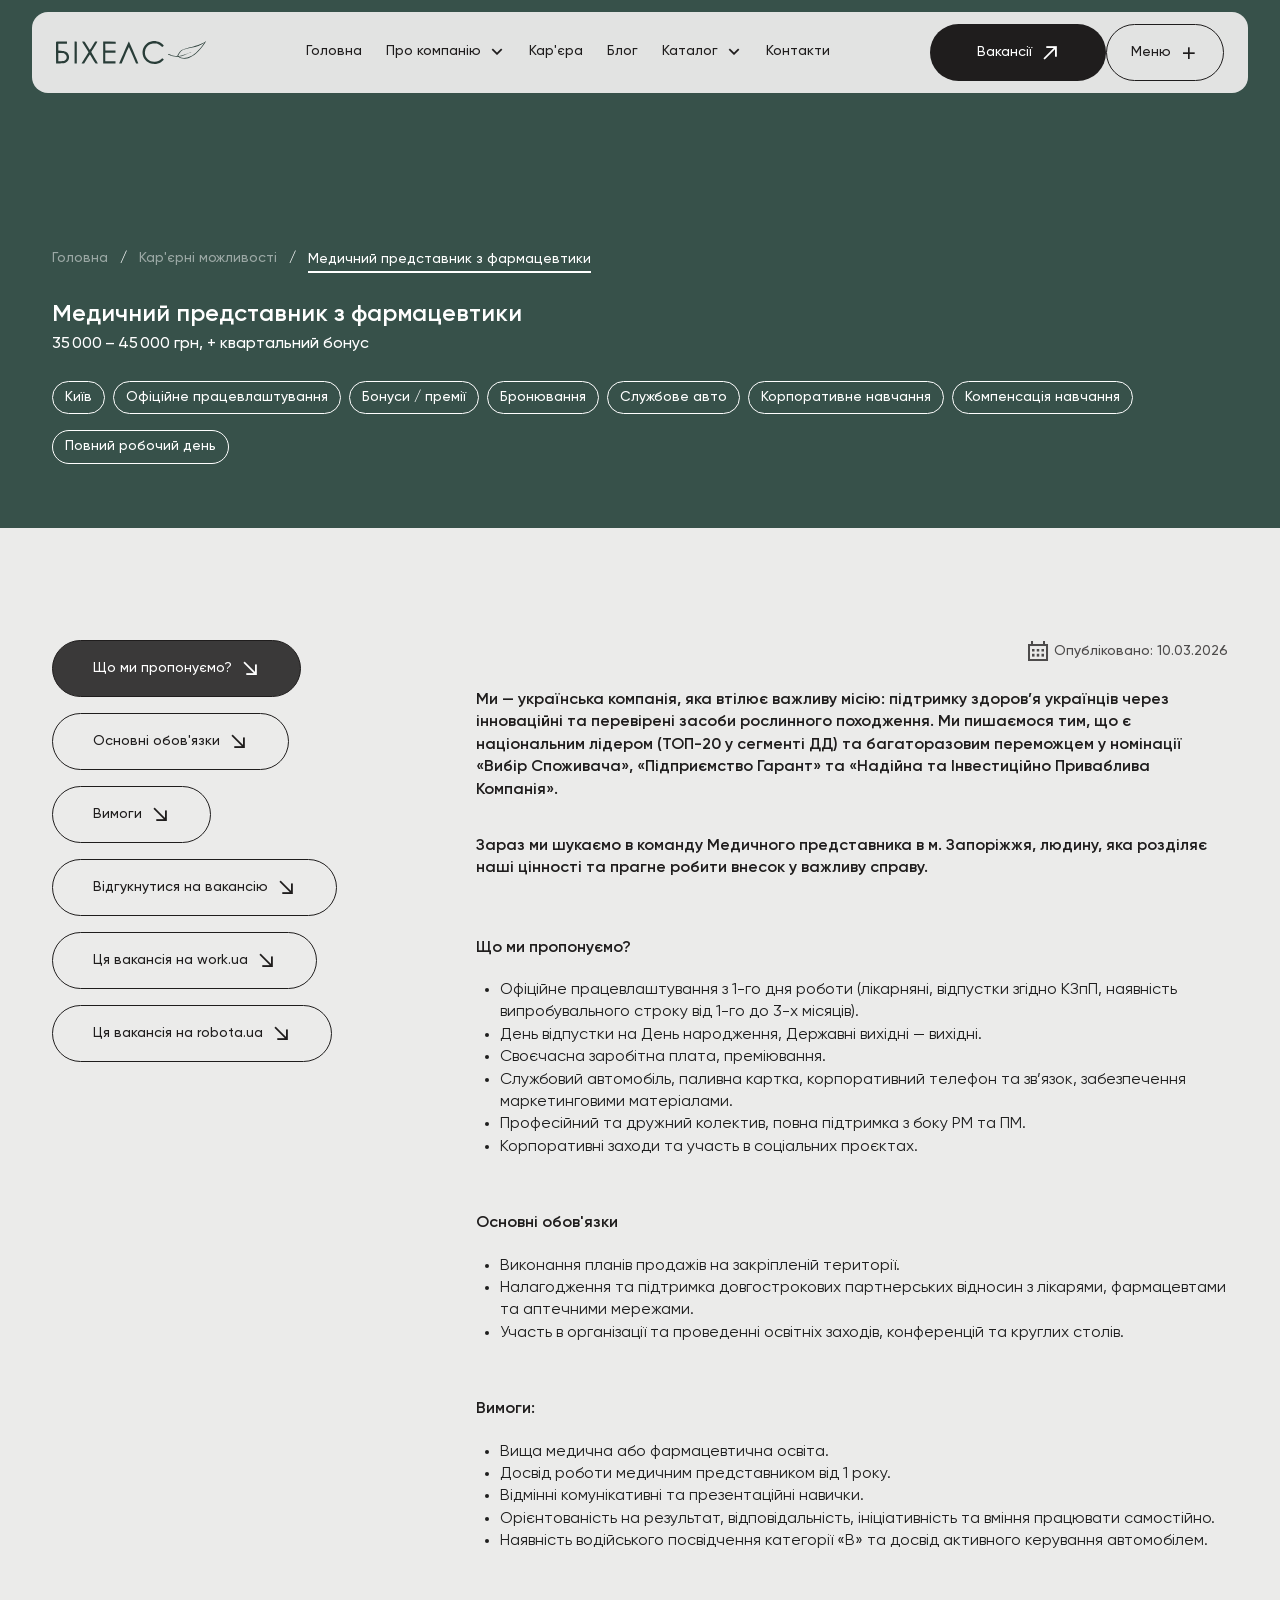
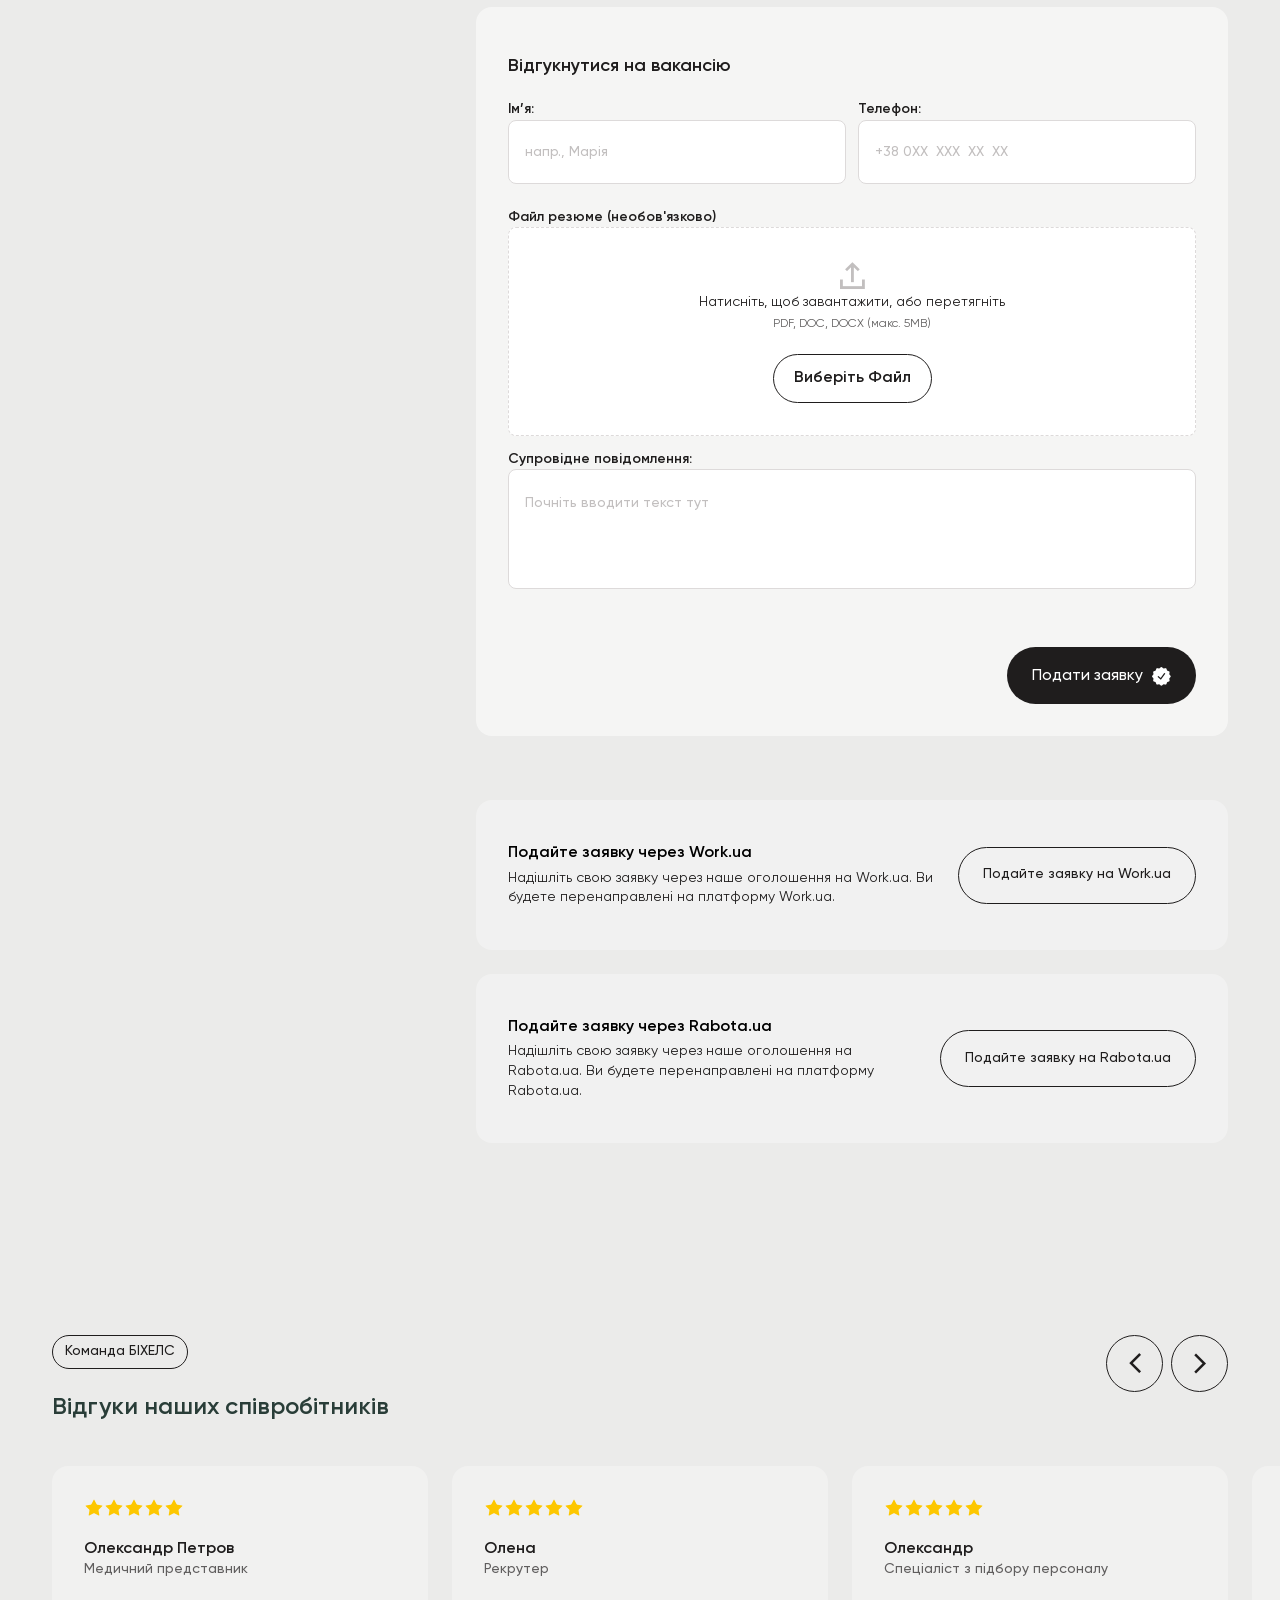
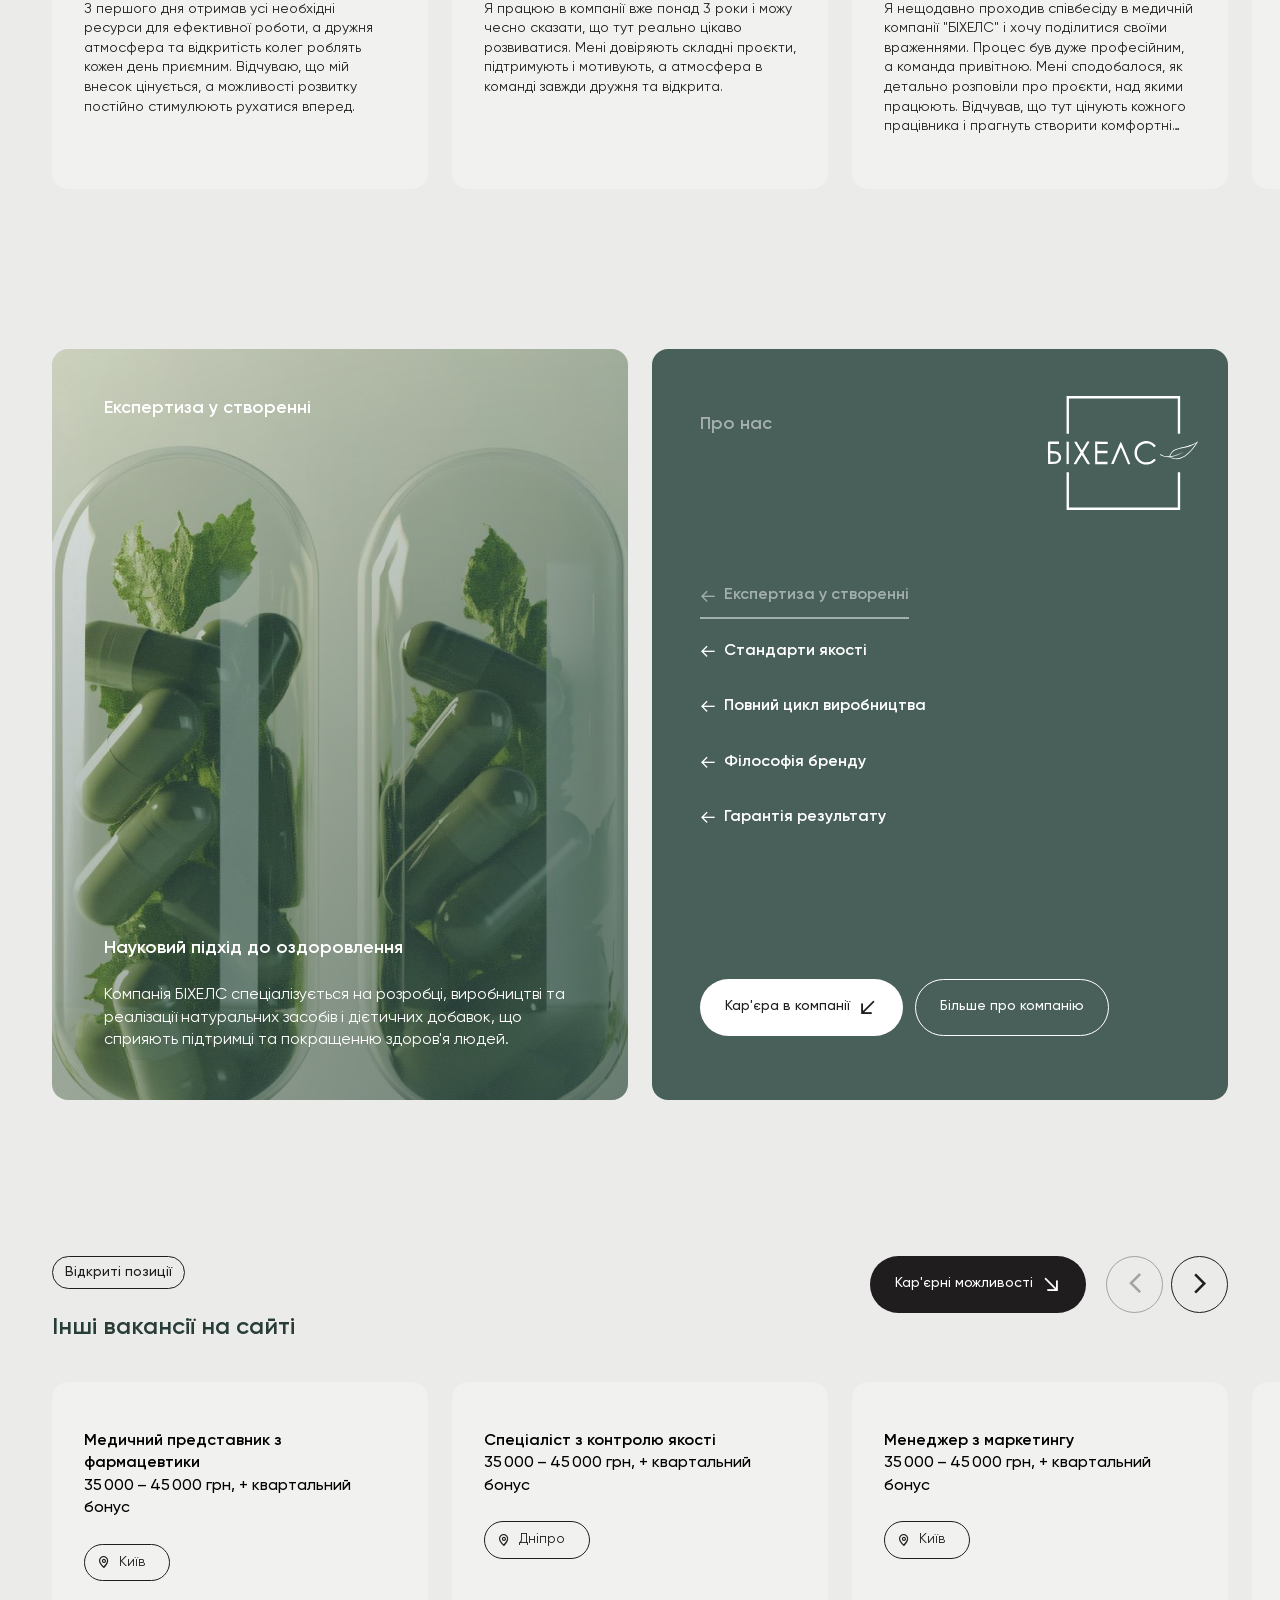
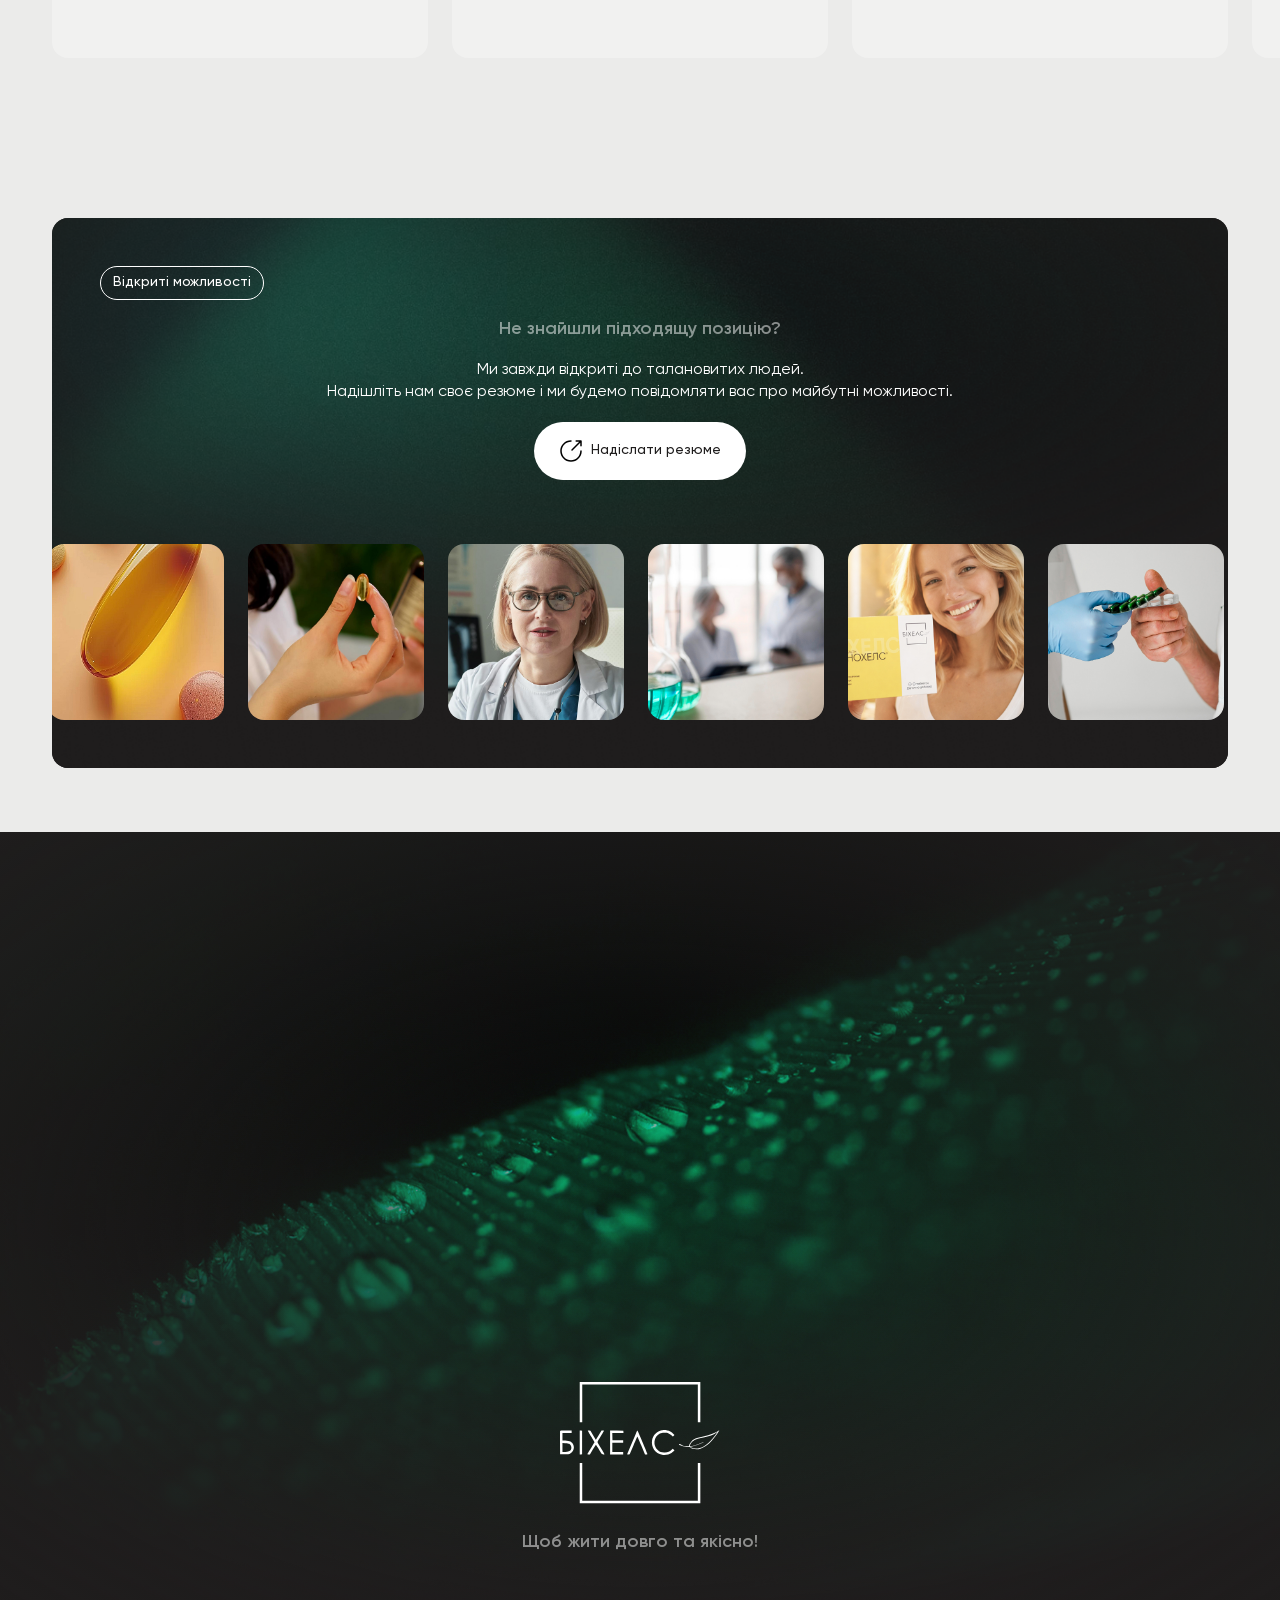
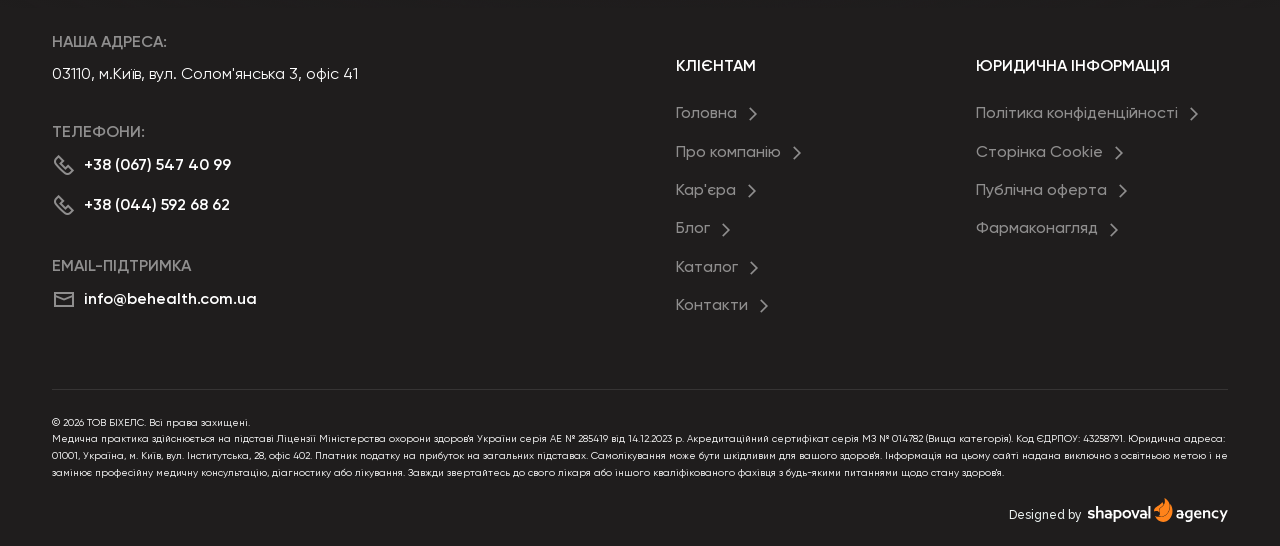
<file: vacancy.html>
<!DOCTYPE html>
<html lang="uk">

<head>
    <meta charset="UTF-8">
    <meta name="viewport" content="width=device-width, initial-scale=1.0">
    <title>Behealth</title>

    <!-- Lib Styles -->
    <link rel="stylesheet" href="css/lib/swiper.min.css">
    <link rel="stylesheet" href="css/lib/fancybox.min.css">
    <link rel="stylesheet" href="css/lib/aos.min.css">

    <!-- Styles -->
    <link rel="stylesheet" href="css/fonts.css">
    <link rel="stylesheet" href="css/icons.css">
    <link rel="stylesheet" href="css/variables.css">
    <link rel="stylesheet" href="css/reset.css">
    <link rel="stylesheet" href="css/style.css">
    <link rel="stylesheet" href="css/header.css">

    <!-- Favicon -->
    <link rel="icon" href="img/favicon.ico" type="image/x-icon">
</head>

<body>

    <!-- Header -->
    <header class="header" role="banner">
        <div class="container">

            <nav class="nav" aria-label="Головна навігація">
                <!-- Лого -->
                <a href="index.html" class="nav__logo">
                    <img src="img/logo.svg" width="150" height="23" alt="Behealth Logo">
                </a>

                <!-- Desktop меню -->
                <ul class="nav__list">
                    <li class="nav__item">
                        <a href="index.html" class="nav__link">Головна</a>
                    </li>
                    <li class="nav__item nav__item--has-sub">
                        <button class="nav__link nav__link--sub-trigger" type="button" aria-expanded="false"
                            aria-haspopup="true">
                            Про компанію
                            <i class="icon-Namearrow_down" aria-hidden="true"></i>
                        </button>
                        <ul class="nav__submenu">
                            <li><a href="mission.html" class="nav__sublink">Місія та візія <i class="icon-Namearrow-right-down"
                                        aria-hidden="true"></i></a></li>
                            <li><a href="about.html" class="nav__sublink">Корпоративні цінності <i
                                        class="icon-Namearrow-right-down" aria-hidden="true"></i></a></li>
                            <li><a href="pharmacovigilance.html" class="nav__sublink">Сторінка фармаконагляду <i
                                        class="icon-Namearrow-right-down" aria-hidden="true"></i></a></li>
                        </ul>
                    </li>
                    <li class="nav__item">
                        <a href="career.html" class="nav__link">Кар'єра</a>
                    </li>
                    <li class="nav__item">
                        <a href="blog.html" class="nav__link">Блог</a>
                    </li>
                    <li class="nav__item nav__item--has-sub">
                        <button class="nav__link nav__link--sub-trigger" type="button">
                            Каталог
                            <i class="icon-Namearrow_down"></i>
                        </button>
                        <ul class="nav__submenu nav__submenu--catalog">
                            <li><a href="catalog.html" class="nav__sublink">Усі препарати <i
                                        class="icon-Namearrow-right-down"></i></a></li>
                            <li><a href="#" class="nav__sublink">Здоров'я нирок <i
                                        class="icon-Namearrow-right-down"></i></a></li>
                            <li><a href="#" class="nav__sublink">Чоловіче здоров'я <i
                                        class="icon-Namearrow-right-down"></i></a></li>
                            <li><a href="#" class="nav__sublink">Здоров'я ШКТ <i
                                        class="icon-Namearrow-right-down"></i></a></li>
                            <li><a href="#" class="nav__sublink">Жіноче здоров'я <i
                                        class="icon-Namearrow-right-down"></i></a></li>
                            <li><a href="#" class="nav__sublink">Здоров'я ендо-системи <i
                                        class="icon-Namearrow-right-down"></i></a>
                            </li>
                            <li><a href="#" class="nav__sublink">Дитяче здоров’я <i
                                        class="icon-Namearrow-right-down"></i></a></li>
                            <li><a href="#" class="nav__sublink">Вітаміни та мінерали <i
                                        class="icon-Namearrow-right-down"></i></a>
                            </li>
                            <li><a href="#" class="nav__sublink">Гриби <i class="icon-Namearrow-right-down"></i></a>
                            </li>
                        </ul>
                    </li>
                    <li class="nav__item">
                        <a href="contact.html" class="nav__link">Контакти</a>
                    </li>
                </ul>
                <a href="vacancy.html" class="nav__link-vacancies btn btn--black">Вакансії
                    <i class="icon-Namearrow-right-up" aria-hidden="true"></i>
                </a>
                <!-- Burger button -->
                <button class="burger btn btn--transparent" type="button" aria-label="Відкрити меню"
                    aria-expanded="false" aria-controls="mobile-menu">
                    Меню
                    <i class="icon-Nameplus" aria-hidden="true"></i>
                </button>
            </nav>

            <!-- Mobile menu -->
            <div class="mobile-menu" id="mobile-menu" aria-hidden="true">
                <ul class="mobile-menu__list">
                    <li class="mobile-menu__item">
                        <a href="index.html" class="mobile-menu__link">Головна</a>
                    </li>
                    <li class="mobile-menu__item mobile-menu__item--has-sub">
                        <button class="mobile-menu__link mobile-menu__link--sub-trigger" type="button"
                            aria-expanded="false" aria-haspopup="true">
                            Про компанію
                            <i class="icon-Namearrow_down" aria-hidden="true"></i>
                        </button>
                        <ul class="mobile-menu__submenu">
                            <li><a href="mission.html" class="mobile-menu__sublink">Місія та візія <i
                                        class="icon-Namearrow-right-down" aria-hidden="true"></i></a></li>
                            <li><a href="about.html" class="mobile-menu__sublink">Корпоративні цінності <i
                                        class="icon-Namearrow-right-down" aria-hidden="true"></i></a></li>
                            <li><a href="pharmacovigilance.html" class="mobile-menu__sublink">Сторінка фармаконагляду <i
                                        class="icon-Namearrow-right-down" aria-hidden="true"></i></a></li>
                        </ul>
                    </li>
                    <li class="mobile-menu__item">
                        <a href="career.html" class="mobile-menu__link">Кар’єра</a>
                    </li>
                    <li class="mobile-menu__item">
                        <a href="blog.html" class="mobile-menu__link">Блог</a>
                    </li>
                    <li class="mobile-menu__item mobile-menu__item--has-sub">
                        <button class="mobile-menu__link mobile-menu__link--sub-trigger" type="button">
                            Каталог
                            <i class="icon-Namearrow_down" aria-hidden="true"></i>
                        </button>
                        <ul class="mobile-menu__submenu">
                            <li><a href="catalog.html" class="mobile-menu__sublink">Усі препарати <i
                                        class="icon-Namearrow-right-down"></i></a>
                            </li>
                            <li><a href="#" class="mobile-menu__sublink">Чоловіче здоров'я <i
                                        class="icon-Namearrow-right-down"></i></a></li>
                            <li><a href="#" class="mobile-menu__sublink">Жіноче здоров'я <i
                                        class="icon-Namearrow-right-down"></i></a>
                            </li>
                            <li><a href="#" class="mobile-menu__sublink">Здоров'я нирок <i
                                        class="icon-Namearrow-right-down"></i></a>
                            </li>
                            <li><a href="#" class="mobile-menu__sublink">Здоров'я ШКТ <i
                                        class="icon-Namearrow-right-down"></i></a>
                            </li>
                            <li><a href="#" class="mobile-menu__sublink">Здоров'я ендо-системи <i
                                        class="icon-Namearrow-right-down"></i></a></li>
                            <li><a href="#" class="mobile-menu__sublink">Вітаміни та мінерали <i
                                        class="icon-Namearrow-right-down"></i></a></li>
                            <li><a href="#" class="mobile-menu__sublink">Дитяче здоров’я <i
                                        class="icon-Namearrow-right-down"></i></a>
                            </li>
                            <li><a href="#" class="mobile-menu__sublink">Гриби <i
                                        class="icon-Namearrow-right-down"></i></a></li>
                        </ul>
                    </li>
                    <li class="mobile-menu__item">
                        <a href="contact.html" class="mobile-menu__link">Контакти</a>
                    </li>
                </ul>
                <address class="mobile-menu__address">
                    <p class="mobile-menu__address-title">НАША АДРЕСА:</p>
                    <p class="mobile-menu__address-text">03110, м.Київ, вул. Солом'янська 3, офіс 41</p>
                    <p class="mobile-menu__address-title">ТЕЛЕФОНИ:</p>
                    <a href="tel:+380675474099" class="mobile-menu__contact-link mobile-menu__contact-link--phone"><i
                            class="icon-Namephone-m" aria-hidden="true"></i> +38 (067) 547 40 99</a>
                    <a href="tel:+380445926862" class="mobile-menu__contact-link mobile-menu__contact-link--phone"><i
                            class="icon-Namephone-m" aria-hidden="true"></i> +38 (044) 592 68 62</a>
                    <p class="mobile-menu__address-title">EMAIL-ПІДТРИМКА</p>
                    <a href="mailto:info@behealth.com.ua"
                        class="mobile-menu__contact-link mobile-menu__contact-link--email"><i class="icon-Nameemail-m"
                            aria-hidden="true"></i> info@behealth.com.ua</a>
                </address>
            </div>

        </div>
    </header>

    <!-- Main -->
    <main class="main">

        <section class="hero--big hero--big--vacancy">
            <div class="container">
                <div class="breadcrumbs">
                    <ul class="breadcrumbs__list">
                        <li class="breadcrumbs__item">
                            <a href="index.html" class="breadcrumbs__link">Головна</a>
                        </li>
                        <li class="breadcrumbs__item">
                            <a href="career.html" class="breadcrumbs__link">Кар'єрні можливості</a>
                        </li>
                        <li class="breadcrumbs__item" aria-current="page">
                            <span class="breadcrumbs__text">Медичний представник з фармацевтики</span>
                        </li>
                    </ul>
                </div>
                <div class="hero--big__content">
                    <h1>Медичний представник з фармацевтики</h1>
                    <p>35 000 – 45 000 грн, + квартальний бонус</p>
                    <ul class="hero--big__content-list">
                        <li class="hero--big__content-item">Київ</li>
                        <li class="hero--big__content-item">Офіційне працевлаштування</li>
                        <li class="hero--big__content-item">Бонуси / премії</li>
                        <li class="hero--big__content-item">Бронювання</li>
                        <li class="hero--big__content-item">Службове авто</li>
                        <li class="hero--big__content-item">Корпоративне навчання</li>
                        <li class="hero--big__content-item">Компенсація навчання</li>
                        <li class="hero--big__content-item">Повний робочий день</li>
                    </ul>
                </div>
            </div>
        </section>

        <section class="article article--vacancy" aria-labelledby="article-heading">
            <div class="container">
                <aside class="article__sidebar" aria-label="Навігація по статті">
                    <nav>
                        <ul class="article__sidebar-list">
                            <li class="article__sidebar-item">
                                <a href="#section-new-view"
                                    class="article__sidebar-link btn is-active">Що ми
                                    пропонуємо?
                                    <i class="icon-Namearrow-right-down"></i>
                                </a>
                            </li>
                            <li class="article__sidebar-item">
                                <a href="#section-why" class="article__sidebar-link btn">Основні обов'язки
                                    <i class="icon-Namearrow-right-down"></i>
                                </a>
                            </li>
                            <li class="article__sidebar-item">
                                <a href="#section-services" class="article__sidebar-link btn">Вимоги
                                    <i class="icon-Namearrow-right-down"></i>
                                </a>
                            </li>
                            <li class="article__sidebar-item">
                                <a href="#section-consultation" class="article__sidebar-link btn">Відгукнутися на
                                    вакансію
                                    <i class="icon-Namearrow-right-down"></i></a>
                            </li>
                            <li class="article__sidebar-item">
                                <a href="#section-path" class="article__sidebar-link btn">Ця вакансія на work.ua
                                    <i class="icon-Namearrow-right-down"></i>
                                </a>
                            </li>
                            <li class="article__sidebar-item">
                                <a href="#section-path" class="article__sidebar-link btn">Ця вакансія на robota.ua
                                    <i class="icon-Namearrow-right-down"></i>
                                </a>
                            </li>
                        </ul>
                    </nav>
                </aside>
                <div class="article__content article__content--vacancy">
                    <time datetime="2026-03-10">
                        <i class="icon-Namecalendar-m"></i>
                        Опубліковано: 10.03.2026</time>
                    <h2>Ми — українська компанія, яка втілює важливу місію: підтримку здоров’я українців через
                        інноваційні та перевірені засоби рослинного походження. Ми пишаємося тим, що є національним
                        лідером (ТОП-20 у сегменті ДД) та багаторазовим переможцем у номінації «Вибір Споживача»,
                        «Підприємство Гарант» та «Надійна та Інвестиційно Приваблива Компанія».
                        <span>Зараз ми шукаємо в команду Медичного представника в м. Запоріжжя, людину, яка розділяє
                            наші цінності та прагне робити внесок у важливу справу.</span>
                    </h2>

                    <h3 id="section-new-view">Що ми пропонуємо?</h3>

                    <ul>
                        <li>Офіційне працевлаштування з 1-го дня роботи (лікарняні, відпустки згідно КЗпП, наявність
                            випробувального строку від 1-го до 3-х місяців).</li>
                        <li>День відпустки на День народження, Державні вихідні — вихідні.</li>
                        <li>Своєчасна заробітна плата, преміювання.</li>
                        <li>Службовий автомобіль, паливна картка, корпоративний телефон та зв’язок, забезпечення
                            маркетинговими матеріалами.</li>
                        <li>Професійний та дружний колектив, повна підтримка з боку РМ та ПМ.</li>
                        <li>Корпоративні заходи та участь в соціальних проєктах.</li>
                    </ul>

                    <h3 id="section-why">Основні обов'язки</h3>

                    <ul>
                        <li>Виконання планів продажів на закріпленій території.</li>
                        <li>Налагодження та підтримка довгострокових партнерських відносин з лікарями, фармацевтами та
                            аптечними мережами.</li>
                        <li>Участь в організації та проведенні освітніх заходів, конференцій та круглих столів.</li>
                    </ul>

                    <h3 id="section-services">Вимоги:</h3>

                    <ul>
                        <li>Вища медична або фармацевтична освіта.</li>
                        <li>Досвід роботи медичним представником від 1 року.</li>
                        <li>Відмінні комунікативні та презентаційні навички.</li>
                        <li>Орієнтованість на результат, відповідальність, ініціативність та вміння працювати
                            самостійно.</li>
                        <li>Наявність водійського посвідчення категорії «В» та досвід активного керування автомобілем.
                        </li>
                    </ul>

                    <form action="" class="article__content-form" id="section-consultation">
                        <h4>Відгукнутися на вакансію</h4>
                        <div class="cta__form-group-row">
                            <div class="cta__form-group">
                                <label for="name">Ім’я:</label>
                                <input type="text" id="name" name="name" placeholder="напр., Марія" required>
                            </div>
                            <div class="cta__form-group">
                                <label for="phone">Телефон:</label>
                                <input type="tel" id="phone" name="phone" placeholder="+38 0XX  XXX  XX  XX" required>
                            </div>
                        </div>
                        <div class="cta__form-group">
                            <label for="resume">Файл резюме (необов'язково)</label>
                            <div class="file-upload" id="file-upload-area">
                                <input type="file" id="resume" name="resume" accept=".pdf,.doc,.docx"
                                    class="file-upload__input">
                                <div class="file-upload__zone">
                                    <i class="icon-Nameupload-m file-upload__icon" aria-hidden="true"></i>
                                    <p class="file-upload__hint">Натисніть, щоб завантажити, або
                                        перетягніть<br><span>PDF, DOC, DOCX (макс. 5MB)</span></p>
                                    <label for="resume" class="file-upload__btn btn btn--transparent">Виберіть Файл

                                    </label>
                                </div>
                            </div>
                        </div>
                        <div class="cta__form-group">
                            <label for="message">Супровідне повідомлення:</label>
                            <textarea id="message" name="message" placeholder="Почніть вводити текст тут"
                                required></textarea>
                        </div>
                        <button type="submit" class="btn btn--black">
                            Подати заявку
                            <i class="icon-Nameverified_badge" aria-hidden="true"></i>
                        </button>
                    </form>

                    <div class="article__content-cards" id="section-path">
                        <article class="article__content-card">
                            <div class="article__content-card-left">
                                <h3>Подайте заявку через Work.ua</h3>
                                <p>Надішліть свою заявку через наше оголошення на Work.ua. Ви будете перенаправлені на
                                    платформу Work.ua.</p>
                            </div>
                            <a href="/" class="btn btn--transparent">Подайте заявку на Work.ua</a>
                        </article>
                        <article class="article__content-card">
                            <div class="article__content-card-left">
                                <h3>Подайте заявку через Rabota.ua</h3>
                                <p>Надішліть свою заявку через наше оголошення на Rabota.ua. Ви будете перенаправлені на
                                    платформу Rabota.ua.</p>
                            </div>
                            <a href="/" class="btn btn--transparent">Подайте заявку на Rabota.ua</a>
                        </article>
                    </div>
                </div>
            </div>
        </section>

        <section class="reviews--vacancys">
            <div class="container">
                <div class="reviews--vacancy__title">
                    <div class="reviews--vacancy__title-text">
                        <span class="badge">Команда БІХЕЛС</span>
                        <h2>Відгуки наших співробітників</h2>
                    </div>
                    <div class="reviews--vacancy__title-action">
                        <button class="news__btn-prev swiper-button-prev" type="button" aria-label="Попередня новина">
                            <i class="icon-Namearrow_back" aria-hidden="true"></i>
                        </button>
                        <button class="news__btn-next swiper-button-next" type="button" aria-label="Наступна новина">
                            
                            <i class="icon-Namearrow_forward" aria-hidden="true"></i>
                        </button>
                        
                    </div>
                </div>
                <div class="reviews--vacancy swiper">
                    <div class="swiper-wrapper">
                        <div class="swiper-slide">
                            <article class="reviews--vacancy__item">
                                <ul class="reviews--vacancy__item-star">
                                    <li>
                                        <img src="img/star.svg" width="20" height="20" alt="">
                                    </li>
                                    <li>
                                        <img src="img/star.svg" width="20" height="20" alt="">
                                    </li>
                                    <li>
                                        <img src="img/star.svg" width="20" height="20" alt="">
                                    </li>
                                    <li>
                                        <img src="img/star.svg" width="20" height="20" alt="">
                                    </li>
                                    <li>
                                        <img src="img/star.svg" width="20" height="20" alt="">
                                    </li>
                                </ul>
                                <div class="reviews--vacancy__info">
                                    <h3>Олександр Петров</h3>
                                    <p>Медичний представник</p>
                                </div>
                                <div class="reviews--vacancy__description">
                                    <p>З першого дня отримав усі необхідні ресурси для ефективної роботи, а дружня
                                        атмосфера та відкритість колег роблять кожен день приємним. Відчуваю, що мій
                                        внесок цінується, а можливості розвитку постійно стимулюють рухатися вперед.</p>
                                </div>
                            </article>
                        </div>
                        <div class="swiper-slide">
                            <article class="reviews--vacancy__item">
                                <ul class="reviews--vacancy__item-star">
                                    <li>
                                        <img src="img/star.svg" width="20" height="20" alt="">
                                    </li>
                                    <li>
                                        <img src="img/star.svg" width="20" height="20" alt="">
                                    </li>
                                    <li>
                                        <img src="img/star.svg" width="20" height="20" alt="">
                                    </li>
                                    <li>
                                        <img src="img/star.svg" width="20" height="20" alt="">
                                    </li>
                                    <li>
                                        <img src="img/star.svg" width="20" height="20" alt="">
                                    </li>
                                </ul>
                                <div class="reviews--vacancy__info">
                                    <h3>Олена</h3>
                                    <p>Рекрутер</p>
                                </div>
                                <div class="reviews--vacancy__description">
                                    <p>Я працюю в компанії вже понад 3 роки і можу чесно сказати, що тут реально цікаво
                                        розвиватися. Мені довіряють складні проєкти, підтримують і мотивують, а
                                        атмосфера в команді завжди дружня та відкрита.</p>
                                </div>
                            </article>
                        </div>
                        <div class="swiper-slide">
                            <article class="reviews--vacancy__item">
                                <ul class="reviews--vacancy__item-star">
                                    <li>
                                        <img src="img/star.svg" width="20" height="20" alt="">
                                    </li>
                                    <li>
                                        <img src="img/star.svg" width="20" height="20" alt="">
                                    </li>
                                    <li>
                                        <img src="img/star.svg" width="20" height="20" alt="">
                                    </li>
                                    <li>
                                        <img src="img/star.svg" width="20" height="20" alt="">
                                    </li>
                                    <li>
                                        <img src="img/star.svg" width="20" height="20" alt="">
                                    </li>
                                </ul>
                                <div class="reviews--vacancy__info">
                                    <h3>Олександр</h3>
                                    <p>Спеціаліст з підбору персоналу</p>
                                </div>
                                <div class="reviews--vacancy__description">
                                    <p>Я нещодавно проходив співбесіду в медичній компанії "БІХЕЛС" і хочу поділитися
                                        своїми враженнями. Процес був дуже професійним, а команда привітною. Мені
                                        сподобалося, як детально розповіли про проєкти, над якими працюють. Відчував, що
                                        тут цінують кожного працівника і прагнуть створити комфортні умови для
                                        роботи. Сподіваюся, що зможу стати частиною цієї команди!</p>
                                </div>
                            </article>
                        </div>
                        <div class="swiper-slide">
                            <article class="reviews--vacancy__item">
                                <ul class="reviews--vacancy__item-star">
                                    <li>
                                        <img src="img/star.svg" width="20" height="20" alt="">
                                    </li>
                                    <li>
                                        <img src="img/star.svg" width="20" height="20" alt="">
                                    </li>
                                    <li>
                                        <img src="img/star.svg" width="20" height="20" alt="">
                                    </li>
                                    <li>
                                        <img src="img/star.svg" width="20" height="20" alt="">
                                    </li>
                                    <li>
                                        <img src="img/star.svg" width="20" height="20" alt="">
                                    </li>
                                </ul>
                                <div class="reviews--vacancy__info">
                                    <h3>Олександр Петров</h3>
                                    <p>Медичний представник</p>
                                </div>
                                <div class="reviews--vacancy__description">
                                    <p>З першого дня отримав усі необхідні ресурси для ефективної роботи, а дружня
                                        атмосфера та відкритість колег роблять кожен день приємним. Відчуваю, що мій
                                        внесок цінується, а можливості розвитку постійно стимулюють рухатися вперед.</p>
                                </div>
                            </article>
                        </div>
                        <div class="swiper-slide">
                            <article class="reviews--vacancy__item">
                                <ul class="reviews--vacancy__item-star">
                                    <li>
                                        <img src="img/star.svg" width="20" height="20" alt="">
                                    </li>
                                    <li>
                                        <img src="img/star.svg" width="20" height="20" alt="">
                                    </li>
                                    <li>
                                        <img src="img/star.svg" width="20" height="20" alt="">
                                    </li>
                                    <li>
                                        <img src="img/star.svg" width="20" height="20" alt="">
                                    </li>
                                    <li>
                                        <img src="img/star.svg" width="20" height="20" alt="">
                                    </li>
                                </ul>
                                <div class="reviews--vacancy__info">
                                    <h3>Олександр Петров</h3>
                                    <p>Медичний представник</p>
                                </div>
                                <div class="reviews--vacancy__description">
                                    <p>З першого дня отримав усі необхідні ресурси для ефективної роботи, а дружня
                                        атмосфера та відкритість колег роблять кожен день приємним. Відчуваю, що мій
                                        внесок цінується, а можливості розвитку постійно стимулюють рухатися вперед.</p>
                                </div>
                            </article>
                        </div>
                        <div class="swiper-slide">
                            <article class="reviews--vacancy__item">
                                <ul class="reviews--vacancy__item-star">
                                    <li>
                                        <img src="img/star.svg" width="20" height="20" alt="">
                                    </li>
                                    <li>
                                        <img src="img/star.svg" width="20" height="20" alt="">
                                    </li>
                                    <li>
                                        <img src="img/star.svg" width="20" height="20" alt="">
                                    </li>
                                    <li>
                                        <img src="img/star.svg" width="20" height="20" alt="">
                                    </li>
                                    <li>
                                        <img src="img/star.svg" width="20" height="20" alt="">
                                    </li>
                                </ul>
                                <div class="reviews--vacancy__info">
                                    <h3>Олена</h3>
                                    <p>Рекрутер</p>
                                </div>
                                <div class="reviews--vacancy__description">
                                    <p>Я працюю в компанії вже понад 3 роки і можу чесно сказати, що тут реально цікаво
                                        розвиватися. Мені довіряють складні проєкти, підтримують і мотивують, а
                                        атмосфера в команді завжди дружня та відкрита.</p>
                                </div>
                            </article>
                        </div>
                        <div class="swiper-slide">
                            <article class="reviews--vacancy__item">
                                <ul class="reviews--vacancy__item-star">
                                    <li>
                                        <img src="img/star.svg" width="20" height="20" alt="">
                                    </li>
                                    <li>
                                        <img src="img/star.svg" width="20" height="20" alt="">
                                    </li>
                                    <li>
                                        <img src="img/star.svg" width="20" height="20" alt="">
                                    </li>
                                    <li>
                                        <img src="img/star.svg" width="20" height="20" alt="">
                                    </li>
                                    <li>
                                        <img src="img/star.svg" width="20" height="20" alt="">
                                    </li>
                                </ul>
                                <div class="reviews--vacancy__info">
                                    <h3>Олександр</h3>
                                    <p>Спеціаліст з підбору персоналу</p>
                                </div>
                                <div class="reviews--vacancy__description">
                                    <p>Я нещодавно проходив співбесіду в медичній компанії "БІХЕЛС" і хочу поділитися
                                        своїми враженнями. Процес був дуже професійним, а команда привітною. Мені
                                        сподобалося, як детально розповіли про проєкти, над якими працюють. Відчував, що
                                        тут цінують кожного працівника і прагнуть створити комфортні умови для
                                        роботи. Сподіваюся, що зможу стати частиною цієї команди!</p>
                                </div>
                            </article>
                        </div>
                        <div class="swiper-slide">
                            <article class="reviews--vacancy__item">
                                <ul class="reviews--vacancy__item-star">
                                    <li>
                                        <img src="img/star.svg" width="20" height="20" alt="">
                                    </li>
                                    <li>
                                        <img src="img/star.svg" width="20" height="20" alt="">
                                    </li>
                                    <li>
                                        <img src="img/star.svg" width="20" height="20" alt="">
                                    </li>
                                    <li>
                                        <img src="img/star.svg" width="20" height="20" alt="">
                                    </li>
                                    <li>
                                        <img src="img/star.svg" width="20" height="20" alt="">
                                    </li>
                                </ul>
                                <div class="reviews--vacancy__info">
                                    <h3>Олександр Петров</h3>
                                    <p>Медичний представник</p>
                                </div>
                                <div class="reviews--vacancy__description">
                                    <p>З першого дня отримав усі необхідні ресурси для ефективної роботи, а дружня
                                        атмосфера та відкритість колег роблять кожен день приємним. Відчуваю, що мій
                                        внесок цінується, а можливості розвитку постійно стимулюють рухатися вперед.</p>
                                </div>
                            </article>
                        </div>
                    </div>
                </div>
            </div>
        </section>

        <section class="about about--vacancy" aria-labelledby="about-tabs-heading">
            <div class="container">
                <div class="about__content">
                    <article class="about__content-item" data-index="0">
                        <div class="about__content-item-image">
                            <img src="img/about__content-item1.png" width="1116" height="751" loading="lazy"
                                alt="Експертиза у створенні натуральних засобів">
                        </div>
                        <h2 class="about__content-item-title">Експертиза у створенні</h2>
                        <div class="about__content-item-box">
                            <h3 class="about__content-item-subtitle">Науковий підхід до оздоровлення</h3>
                            <p class="about__content-item-text">Компанія БІХЕЛС спеціалізується на розробці, виробництві
                                та реалізації
                                натуральних засобів і дієтичних
                                добавок, що сприяють підтримці та покращенню здоров'я людей.</p>
                        </div>
                    </article>
                    <article class="about__content-item" data-index="1">
                        <div class="about__content-item-image">
                            <img src="img/about__content-item2.png" width="1116" height="751" loading="lazy"
                                alt="Стандарти якості відповідно до світових протоколів">
                        </div>
                        <h2 class="about__content-item-title">Стандарти якості</h2>
                        <div class="about__content-item-box">
                            <h3 class="about__content-item-subtitle">Відповідність світовим протоколам</h3>
                            <p class="about__content-item-text">Наш підхід ґрунтується на глибокій науковій експертизі
                                та
                                найсучасніших медичних стандартах галузі.</p>
                        </div>
                    </article>
                    <article class="about__content-item" data-index="2">
                        <div class="about__content-item-image">
                            <img src="img/about__content-item3.png" width="1116" height="751" loading="lazy"
                                alt="Повний цикл виробництва від рецептури до пакування">
                        </div>
                        <h2 class="about__content-item-title">Повний цикл виробництва</h2>
                        <div class="about__content-item-box">
                            <h3 class="about__content-item-subtitle">Безкомпромісний контроль 360°</h3>
                            <p class="about__content-item-text">Ми контролюємо весь шлях продукту: від інноваційної
                                рецептури та
                                селекції компонентів до естетики
                                пакування, реєстрації та фінального етапу виробництва.</p>
                        </div>
                    </article>
                    <article class="about__content-item" data-index="3">
                        <div class="about__content-item-image">
                            <img src="img/about__content-item4.png" width="1116" height="751" loading="lazy"
                                alt="Філософія бренду БІХЕЛС — синергія науки та відповідальності">
                        </div>
                        <h2 class="about__content-item-title">Філософія бренду</h2>
                        <div class="about__content-item-box">
                            <h3 class="about__content-item-subtitle">Синергія науки та відповідальності</h3>
                            <p class="about__content-item-text">У БІХЕЛС ми віримо, що справжнє здоров'я — це баланс
                                інновацій та
                                етики. Це наш фундамент у створенні
                                кожного продукту.</p>
                        </div>
                    </article>
                    <article class="about__content-item" data-index="4">
                        <div class="about__content-item-image">
                            <img src="img/about__content-item5.png" width="1116" height="751" loading="lazy"
                                alt="Гарантія результату завдяки багаторічному досвіду експертів">
                        </div>
                        <h2 class="about__content-item-title">Гарантія результату</h2>
                        <div class="about__content-item-box">
                            <h3 class="about__content-item-subtitle">Експертний досвід у кожній капсулі</h3>
                            <p class="about__content-item-text">Кожен наш продукт — результат ретельних досліджень та
                                багаторічного
                                досвіду провідних експертів у сфері
                                дієтичних добавок.</p>
                        </div>
                    </article>
                </div>
                <div class="about__tabs">
                    <div class="about__tabs--box">
                        <h2 class="about__tabs-heading" id="about-tabs-heading">Про нас</h2>
                        <div class="about__tabs-logo" aria-hidden="true">
                            <img src="img/logo-box.svg" width="160" height="160" loading="lazy" alt="">
                        </div>
                        <nav class="about__tabs-nav" aria-label="Розділи про компанію">
                            <ul class="about__tabs-list">
                                <li class="about__tabs-list-item">
                                    <a href="#" class="about__tabs-list-link is-active" data-index="0">
                                        <i class="icon-Namearrow-left" aria-hidden="true"></i>
                                        Експертиза у створенні</a>
                                </li>
                                <li class="about__tabs-list-item">
                                    <a href="#" class="about__tabs-list-link" data-index="1">
                                        <i class="icon-Namearrow-left" aria-hidden="true"></i>
                                        Стандарти якості</a>
                                </li>
                                <li class="about__tabs-list-item">
                                    <a href="#" class="about__tabs-list-link" data-index="2">
                                        <i class="icon-Namearrow-left" aria-hidden="true"></i>
                                        Повний цикл виробництва</a>
                                </li>
                                <li class="about__tabs-list-item">
                                    <a href="#" class="about__tabs-list-link" data-index="3">
                                        <i class="icon-Namearrow-left" aria-hidden="true"></i>
                                        Філософія бренду</a>
                                </li>
                                <li class="about__tabs-list-item">
                                    <a href="#" class="about__tabs-list-link" data-index="4">
                                        <i class="icon-Namearrow-left" aria-hidden="true"></i>
                                        Гарантія результату</a>
                                </li>
                            </ul>
                        </nav>
                        <div class="about__tabs-action">
                            <a href="vacancy.html" class="about__tabs-action-btn btn btn--white">Кар'єра в компанії
                                <i class="icon-Namearrow-left-down" aria-hidden="true"></i>
                            </a>
                            <a href="about.html" class="about__tabs-action-btn btn btn--transparent">Більше про компанію</a>
                        </div>
                    </div>
                </div>
            </div>
        </section>

        <section class="newvacancysreviews">
            <div class="container">
                <div class="newvacancysreviews__title">
                    <div class="newvacancysreviews__title-text">
                        <span class="badge">Відкриті позиції</span>
                        <h2>Інші вакансії на сайті</h2>
                    </div>
                    <div class="newvacancysreviews__title-text-actions">
                        <a href="career.html" class="btn btn--black">Кар'єрні можливості
                            <i class="icon-Namearrow-right-down" aria-hidden="true"></i>
                        </a>
                        <div class="newvacancysreviews__title-action">
                            <button class="newvacancysreviews__btn-prev swiper-button-prev" type="button"
                                aria-label="Попередня новина">
                                <i class="icon-Namearrow_back" aria-hidden="true"></i>
                                
                            </button>
                            <button class="newvacancysreviews__btn-next swiper-button-next" type="button"
                                aria-label="Наступна новина">
                                <i class="icon-Namearrow_forward" aria-hidden="true"></i>
                            </button>
                            
                        </div>
                    </div>
                </div>
                <div class="newvacancysreviews__swiper swiper">
                    <div class="swiper-wrapper">
                        <div class="swiper-slide">
                            <article class="newvacancysreviews__item">
                                <a href="/">
                                    <div class="newvacancysreviews__item-title">
                                    <h3>Медичний представник з фармацевтики</h3>
                                    <p>35 000 – 45 000 грн, + квартальний бонус</p>
                                </div>
                                <span>
                                    <i class="icon-Namelocation-m" aria-hidden="true"></i>
                                    Київ
                                </span>
                                </a>
                            </article>
                        </div>
                        <div class="swiper-slide">
                            <article class="newvacancysreviews__item">
                                <a href="/">
                                    <div class="newvacancysreviews__item-title">
                                    <h3>Спеціаліст з контролю якості</h3>
                                    <p>35 000 – 45 000 грн, + квартальний бонус</p>
                                </div>
                                <span>
                                    <i class="icon-Namelocation-m" aria-hidden="true"></i>
                                    Дніпро
                                </span>
                                </a>
                            </article>
                        </div>
                        <div class="swiper-slide">
                            <article class="newvacancysreviews__item">
                                <a href="/">
                                    <div class="newvacancysreviews__item-title">
                                    <h3>Менеджер з маркетингу</h3>
                                    <p>35 000 – 45 000 грн, + квартальний бонус</p>
                                </div>
                                <span>
                                    <i class="icon-Namelocation-m" aria-hidden="true"></i>
                                    Київ
                                </span>
                                </a>
                            </article>
                        </div>
                        <div class="swiper-slide">
                            <article class="newvacancysreviews__item">
                               <a href="/">
                                 <div class="newvacancysreviews__item-title">
                                    <h3>Технік виробництва</h3>
                                    <p>35 000 – 45 000 грн, + квартальний бонус</p>
                                </div>
                                <span>
                                    <i class="icon-Namelocation-m" aria-hidden="true"></i>
                                    Дніпро
                                </span>
                               </a>
                            </article>
                        </div>
                        <div class="swiper-slide">
                            <article class="newvacancysreviews__item">
                                <a href="/">
                                    <div class="newvacancysreviews__item-title">
                                    <h3>Медичний представник з фармацевтики</h3>
                                    <p>35 000 – 45 000 грн, + квартальний бонус</p>
                                </div>
                                <span>
                                    <i class="icon-Namelocation-m" aria-hidden="true"></i>
                                    Київ
                                </span>
                                </a>
                            </article>
                        </div>
                        <div class="swiper-slide">
                            <article class="newvacancysreviews__item">
                               <a href="/">
                                 <div class="newvacancysreviews__item-title">
                                    <h3>Спеціаліст з контролю якості</h3>
                                    <p>35 000 – 45 000 грн, + квартальний бонус</p>
                                </div>
                                <span>
                                    <i class="icon-Namelocation-m" aria-hidden="true"></i>
                                    Дніпро
                                </span>
                               </a>
                            </article>
                        </div>
                        <div class="swiper-slide">
                            <article class="newvacancysreviews__item">
                                <a href="/">
                                    <div class="newvacancysreviews__item-title">
                                    <h3>Менеджер з маркетингу</h3>
                                    <p>35 000 – 45 000 грн, + квартальний бонус</p>
                                </div>
                                <span>
                                    <i class="icon-Namelocation-m" aria-hidden="true"></i>
                                    Київ
                                </span>
                                </a>
                            </article>
                        </div>
                        <div class="swiper-slide">
                            <article class="newvacancysreviews__item">
                               <a href="/">
                                 <div class="newvacancysreviews__item-title">
                                    <h3>Технік виробництва</h3>
                                    <p>35 000 – 45 000 грн, + квартальний бонус</p>
                                </div>
                                <span>
                                    <i class="icon-Namelocation-m" aria-hidden="true"></i>
                                    Дніпро
                                </span>
                                 </a>
                            </article>
                        </div>
                    </div>
                </div>
            </div>
        </section>

        <section class="open-possibilities">
            <div class="container">
                <div class="open-possibilities__title">
                    <span class="badge">Відкриті можливості</span>
                    <h2>Не знайшли підходящу позицію?</h2>
                    <div class="open-possibilities__description">
                        <p>Ми завжди відкриті до талановитих людей. <br>
                        Надішліть нам своє резюме і ми будемо повідомляти вас про майбутні можливості.</p>
                    </div>
                    <a href="/" class="btn btn--white">
                        <img src="img/icon-resume.svg" width="24" height="24" alt="">
                        Надіслати резюме</a>
                </div>
                <div class="about--hero-marquee">
                    <div class="about--hero-marquee__track">
                        <img src="img/about-hero1.jpg" width="276" height="376" loading="lazy" alt="">
                        <img src="img/about-hero2.jpg" width="276" height="376" loading="lazy" alt="">
                        <img src="img/about-hero3.jpg" width="276" height="376" loading="lazy" alt="">
                        <img src="img/about-hero4.jpg" width="276" height="376" loading="lazy" alt="">
                        <img src="img/about-hero5.jpg" width="276" height="376" loading="lazy" alt="">
                        <img src="img/about-hero6.jpg" width="276" height="376" loading="lazy" alt="">
                        <img src="img/about-hero7.jpg" width="276" height="376" loading="lazy" alt="">
                        <img src="img/about-hero8.jpg" width="276" height="376" loading="lazy" alt="">
                        <img src="img/about-hero9.jpg" width="276" height="376" loading="lazy" alt="">
                        <img src="img/about-hero10.jpg" width="276" height="376" loading="lazy" alt="">
                        <!-- Дублікат для безшовного циклу -->
                        <img src="img/about-hero1.jpg" width="276" height="376" loading="lazy" alt=""
                            aria-hidden="true">
                        <img src="img/about-hero2.jpg" width="276" height="376" loading="lazy" alt=""
                            aria-hidden="true">
                        <img src="img/about-hero3.jpg" width="276" height="376" loading="lazy" alt=""
                            aria-hidden="true">
                        <img src="img/about-hero4.jpg" width="276" height="376" loading="lazy" alt=""
                            aria-hidden="true">
                        <img src="img/about-hero5.jpg" width="276" height="376" loading="lazy" alt=""
                            aria-hidden="true">
                        <img src="img/about-hero6.jpg" width="276" height="376" loading="lazy" alt=""
                            aria-hidden="true">
                        <img src="img/about-hero7.jpg" width="276" height="376" loading="lazy" alt=""
                            aria-hidden="true">
                        <img src="img/about-hero8.jpg" width="276" height="376" loading="lazy" alt=""
                            aria-hidden="true">
                        <img src="img/about-hero9.jpg" width="276" height="376" loading="lazy" alt=""
                            aria-hidden="true">
                        <img src="img/about-hero10.jpg" width="276" height="376" loading="lazy" alt=""
                            aria-hidden="true">
                    </div>
                </div>
                <div class="open-possibilities-bg">
                    <img src="img/open-possibilities-bg.png" width="1576" height="600" loading="lazy" alt="">
                </div>
            </div>
        </section>

        <div class="banner">
            <div class="banner-image">
                <img src="img/logo-white.svg" width="160" height="160" loading="lazy"
                    alt="Логотип медичної компанії «Біхелс»">
            </div>
            <h3>Щоб жити довго та якісно!</h3>
            <div class="banner-bg">
                <img src="img/banner4.jpg" width="1920" height="776" loading="lazy" alt="">
            </div>
        </div>

    </main>

    <!-- Footer -->
    <footer class="footer" role="contentinfo">
        <div class="container">

            <div class="footer__body" data-aos="fade-up" data-aos-anchor-placement="top-bottom">

                <!-- Контакти -->
                <address class="footer__contacts">
                    <p class="footer__contacts-label">НАША АДРЕСА:</p>
                    <p class="footer__contacts-address">03110, м.Київ, вул. Солом'янська 3, офіс 41</p>

                    <p class="footer__contacts-label">ТЕЛЕФОНИ:</p>
                    <ul class="footer__contacts-list" role="list">
                        <li class="footer__contacts-item">
                            <a href="tel:+380675474099" class="footer__contacts-link footer__contacts-link--phone">
                                <i class="icon-Namephone-m" aria-hidden="true"></i>
                                +38 (067) 547 40 99
                            </a>
                        </li>
                        <li class="footer__contacts-item">
                            <a href="tel:+380445926862" class="footer__contacts-link footer__contacts-link--phone">
                                <i class="icon-Namephone-m" aria-hidden="true"></i>
                                +38 (044) 592 68 62
                            </a>
                        </li>
                    </ul>

                    <p class="footer__contacts-label">EMAIL-ПІДТРИМКА</p>
                    <a href="mailto:info@behealth.com.ua" class="footer__contacts-link footer__contacts-link--email">
                        <i class="icon-Nameemail-m" aria-hidden="true"></i>
                        info@behealth.com.ua
                    </a>
                </address>

                <!-- Навігація -->
                <div class="footer__nav">

                    <nav class="footer__nav-col" aria-label="Клієнтам">
                        <h3 class="footer__nav-heading">Клієнтам</h3>
                        <ul class="footer__nav-list" role="list">
                            <li class="footer__nav-item">
                                <a href="index.html" class="footer__nav-link">Головна
                                </a>
                            </li>
                            <li class="footer__nav-item">
                                <a href="about.html" class="footer__nav-link">Про компанію
                                </a>
                            </li>
                            <li class="footer__nav-item">
                                <a href="vacancy.html" class="footer__nav-link">Кар'єра
                                </a>
                            </li>
                            <li class="footer__nav-item">
                                <a href="blog.html" class="footer__nav-link">Блог
                                </a>
                            </li>
                            <li class="footer__nav-item">
                                <a href="catalog.html" class="footer__nav-link">Каталог
                                </a>
                            </li>
                            <li class="footer__nav-item">
                                <a href="contact.html" class="footer__nav-link">Контакти
                                </a>
                            </li>
                        </ul>
                    </nav>

                    <nav class="footer__nav-col" aria-label="Юридична інформація">
                        <h3 class="footer__nav-heading">Юридична інформація</h3>
                        <ul class="footer__nav-list" role="list">
                            <li class="footer__nav-item">
                                <a href="privacy-policy.html" class="footer__nav-link">Політика конфіденційності
                                </a>
                            </li>
                            <li class="footer__nav-item">
                                <a href="cookie-policy.html" class="footer__nav-link">Сторінка Cookie
                                </a>
                            </li>
                            <li class="footer__nav-item">
                                <a href="public-offer.html" class="footer__nav-link">Публічна оферта
                                </a>
                            </li>
                            <li class="footer__nav-item">
                                <a href="pharmacovigilance.html" class="footer__nav-link">Фармаконагляд
                                </a>
                            </li>
                        </ul>
                    </nav>

                </div>

            </div>

            <!-- Підвал -->
            <div class="footer__bottom">
                <div class="footer__bottom-contents">
                    <p class="footer__bottom-copy">
                        <small>© 2026 ТОВ БІХЕЛС. Всі права захищені.</small>
                    </p>
                    <p class="footer__bottom-legal">
                        <small>Медична практика здійснюється на підставі Ліцензії Міністерства охорони здоров'я України
                            серія АЕ №&nbsp;285419 від 14.12.2023 р. Акредитаційний сертифікат серія МЗ №&nbsp;014782
                            (Вища категорія). Код ЄДРПОУ: 43258791. Юридична адреса: 01001, Україна, м. Київ, вул.
                            Інститутська, 28, офіс 402. Платник податку на прибуток на загальних підставах.
                            Самолікування може бути шкідливим для вашого здоров'я. Інформація на цьому сайті надана
                            виключно з освітньою метою і не замінює професійну медичну консультацію, діагностику або
                            лікування. Завжди звертайтесь до свого лікаря або іншого кваліфікованого фахівця з
                            будь-якими питаннями щодо стану здоров'я.</small>
                    </p>
                </div>
                <p class="footer__bottom-dev">
                    Designed by <a href="https://shapoval.agency" class="footer__bottom-dev-link" target="_blank"
                        rel="noopener noreferrer">
                        <img src="img/logo-brand.svg" width="140" height="24" alt="">
                    </a>
                </p>
            </div>

        </div>
    </footer>

    <!-- Lib Scripts -->
    <script src="js/lib/lenis.min.js"></script>
    <script src="js/lib/swiper.min.js"></script>
    <script src="js/lib/fancybox.umd.js"></script>
    <script src="js/lib/simpleParallax.min.js"></script>
    <script src="js/lib/aos.min.js"></script>

    <!-- Scripts -->
    <script src="js/main.js"></script>
</body>

</html>
</file>
<file: css/fonts.css>
/* ========================================
   Fonts — Gilroy & Raleway
   ========================================
   Gilroy — комерційний шрифт.
   Покладіть файли .woff2 у папку ../fonts/gilroy/
   Назви файлів:
     Gilroy-Regular.woff2
     Gilroy-Medium.woff2
     Gilroy-SemiBold.woff2
     Gilroy-Bold.woff2
   ======================================== */

/* Gilroy Regular (400) */
@font-face {
  font-family: 'Gilroy';
  src: url('../fonts/gilroy/Gilroy-Regular.woff2') format('woff2');
  font-weight: 400;
  font-style: normal;
  font-display: swap;
}

/* Gilroy Medium (500) */
@font-face {
  font-family: 'Gilroy';
  src: url('../fonts/gilroy/Gilroy-Medium.woff2') format('woff2');
  font-weight: 500;
  font-style: normal;
  font-display: swap;
}

/* Gilroy SemiBold (600) */
@font-face {
  font-family: 'Gilroy';
  src: url('../fonts/gilroy/Gilroy-Semibold.woff2') format('woff2');
  font-weight: 600;
  font-style: normal;
  font-display: swap;
}

/* Gilroy Bold (700) */
@font-face {
  font-family: 'Gilroy';
  src: url('../fonts/gilroy/Gilroy-Bold.woff2') format('woff2');
  font-weight: 700;
  font-style: normal;
  font-display: swap;
}

/* Raleway Medium (500) */
@font-face {
  font-family: 'Raleway';
  src: url('../fonts/raleway/Raleway-Medium.woff2') format('woff2');
  font-weight: 500;
  font-style: normal;
  font-display: swap;
}
</file>
<file: css/icons.css>
/* ========================================
   IcoMoon Icon Font — Behealth
   ======================================== */

@font-face {
  font-family: 'icomoon';
  src: url('../fonts/icomoon/icomoon.woff') format('woff'),
       url('../fonts/icomoon/icomoon.ttf') format('truetype');
  font-weight: normal;
  font-style: normal;
  font-display: block;
}

[class^="icon-"],
[class*=" icon-"] {
  font-family: 'icomoon' !important;
  speak: never;
  font-style: normal;
  font-weight: normal;
  font-variant: normal;
  text-transform: none;
  line-height: 1;
  -webkit-font-smoothing: antialiased;
  -moz-osx-font-smoothing: grayscale;
}

.icon-Namealert-circle-m:before      { content: "\e900"; }
.icon-Namearrow_back:before          { content: "\e901"; }
.icon-Namearrow_down:before          { content: "\e902"; }
.icon-Namearrow_forward:before       { content: "\e903"; }
.icon-Namearrow_up:before            { content: "\e904"; }
.icon-Namearrow-down:before          { content: "\e905"; }
.icon-Namearrow-left-down:before     { content: "\e906"; }
.icon-Namearrow-left-up:before       { content: "\e907"; }
.icon-Namearrow-left:before          { content: "\e908"; }
.icon-Namearrow-right-down:before    { content: "\e909"; }
.icon-Namearrow-right-up:before      { content: "\e90a"; }
.icon-Namearrow-right:before         { content: "\e90b"; }
.icon-Namearrow-up:before            { content: "\e90c"; }
.icon-Namebag-alt-m:before           { content: "\e90d"; }
.icon-Namebag-m:before               { content: "\e90e"; }
.icon-Namecalendar-m:before          { content: "\e90f"; }
.icon-Namecalendar:before            { content: "\e910"; }
.icon-Namecheck:before               { content: "\e911"; }
.icon-Nameclock-m:before             { content: "\e912"; }
.icon-Namecomment-m:before           { content: "\e913"; }
.icon-Nameemail-m:before             { content: "\e914"; }
.icon-Nameexport:before              { content: "\e915"; }
.icon-Namefile-m:before              { content: "\e916"; }
.icon-Namefilter-m:before            { content: "\e917"; }
.icon-Namehome-m:before              { content: "\e918"; }
.icon-Namelocation-m:before          { content: "\e919"; }
.icon-Nameminus:before               { content: "\e91a"; }
.icon-Namepause:before               { content: "\e91b"; }
.icon-Namephone-m:before             { content: "\e91c"; }
.icon-Namepluc-circle-m:before       { content: "\e91d"; }
.icon-Nameplus:before                { content: "\e91e"; }
.icon-Namequestion-circle-m:before   { content: "\e91f"; }
.icon-Namestar:before                { content: "\e920"; }
.icon-Nameukraine:before             { content: "\e921"; }
.icon-Nameupload-m:before            { content: "\e922"; }
.icon-Nameuser-m:before              { content: "\e923"; }
.icon-Nameverified_badge:before      { content: "\e924"; }
.icon-Namewatch-m:before             { content: "\e925"; }
</file>
<file: css/variables.css>
/* ========================================
   CSS Custom Properties — Behealth
   Generated from Figma design tokens
   ======================================== */

:root {
  /* ── Font Families ── */
  --font-primary: 'Gilroy', sans-serif;
  --font-secondary: 'Raleway', sans-serif;

  /* ── Font Weights ── */
  --fw-regular: 400;
  --fw-medium: 500;
  --fw-semibold: 600;
  --fw-bold: 700;

  /* ── Font Sizes (Desktop) ── */
  --fs-112: 112px;
  --fs-94: 94px;
  --fs-78: 78px;
  --fs-64: 64px;
  --fs-54: 54px;
  --fs-45: 45px;
  --fs-36: 36px;
  --fs-24: 24px;
  --fs-20: 20px;
  --fs-18: 18px;
  --fs-16: 16px;
  --fs-14: 14px;
  --fs-12: 12px;
  --fs-10: 10px;

  /* ── Letter Spacing ── */
  --ls-n2: -2px;
  --ls-n1: -1px;
  --ls-0: 0;
  --ls-1: 1px;
  --ls-2: 2px;

  /* ── Border Radius (Desktop) ── */
  --radius-4: 4px;
  --radius-8: 8px;
  --radius-12: 12px;
  --radius-16: 16px;
  --radius-24: 24px;
  --radius-99: 99px;

  /* ── Primary / Brand Colors ── */
  --color-primary-source: #37514A;
  --color-primary-1: #E8FEF8;
  --color-primary-2: #E1F7F1;
  --color-primary-3: #DBF3EC;
  --color-primary-4: #D2EAE3;
  --color-primary-5: #C8E1D9;
  --color-primary-6: #B6D0C9;
  --color-primary-7: #ABC6BE;
  --color-primary-8: #4A635C;
  --color-primary-9: #39504A;
  --color-primary-10: #293D38;

  /* ── Ink / Graphite (Neutrals) ── */
  --color-ink-source: #1F1D1D;
  --color-ink-1: #FBF9F9;
  --color-ink-2: #F4F2F2;
  --color-ink-3: #EFEDED;
  --color-ink-4: #E7E4E4;
  --color-ink-5: #DDDADA;
  --color-ink-6: #CCCACA;
  --color-ink-7: #C2BFBF;
  --color-ink-8: #605E5E;
  --color-ink-9: #4D4B4B;
  --color-ink-10: #3A3939;

  /* ── Base Colors ── */
  --color-black: #000000;
  --color-white: #FFFFFF;

  /* ── White with opacity ── */
  --color-white-10: rgba(255, 255, 255, 0.1);
  --color-white-20: rgba(255, 255, 255, 0.2);
  --color-white-30: rgba(255, 255, 255, 0.3);
  --color-white-40: rgba(255, 255, 255, 0.4);
  --color-white-50: rgba(255, 255, 255, 0.5);

  /* ── Semantic / Feedback Colors ── */
  --color-error: #FF3800;
  --color-error-bg: #FFF8F6;
  --color-success: #04C65D;
  --color-success-bg: #EEFBF4;
  --color-warning: #FDC700;

  /* ── Additional Colors ── */
  --color-add-100: #E2E3E2;
  --color-add-200: #EBEBEA;
}

/* ── Mobile Overrides (≤ 768px) ── */
@media (max-width: 1280px) {
  :root {
    /* Font Sizes */
    --fs-112: 54px;
    --fs-94: 45px;
    --fs-78: 36px;
    --fs-64: 36px;
    --fs-54: 24px;
    --fs-45: 20px;
    --fs-36: 18px;
    --fs-24: 16px;
    --fs-20: 16px;
    --fs-18: 16px;
    --fs-16: 14px;
    --fs-14: 14px;
    --fs-12: 12px;
    --fs-10: 10px;

    /* Border Radius */
    --radius-4: 4px;
    --radius-8: 4px;
    --radius-12: 8px;
    --radius-16: 12px;
    --radius-24: 16px;
    --radius-99: 99px;
  }
}
</file>
<file: css/style.css>
/* ========================================
   Main Styles — Behealth
   ======================================== */

body {
  font-family: var(--font-primary);
  font-weight: var(--fw-regular);
  font-size: var(--fs-16);
  line-height: 1.4;
  font-style: normal;
  color: var(--color-ink-source);
  background-color: var(--color-primary-source);
  padding-top: var(--header-height, 73px);
}

.container {
  width: 100%;
  max-width: 800px;
  margin: 0 auto;
}

/* ── Utility — Visually Hidden ── */
.visually-hidden {
  position: absolute;
  width: 1px;
  height: 1px;
  margin: -1px;
  padding: 0;
  overflow: hidden;
  clip: rect(0 0 0 0);
  white-space: nowrap;
  border: 0;
}

.btn {
  min-height: 57px;
  padding: 16px 24px;
  display: flex;
  justify-content: center;
  align-items: center;
  gap: 8px;
  font-family: var(--font-primary);
  font-size: var(--fs-16);
  font-weight: 500;
  line-height: 1.4;
  letter-spacing: 0;
  border: 1.5px solid transparent;
  border-radius: var(--radius-99);
  transition: all 0.4s;
}

.btn i:before {
  font-size: 20px;
  transition: all 0.4s;
}

.btn--white {
  color: var(--color-ink-source);
  background: var(--color-white);
}

.btn--white i:before {
  color: var(--color-ink-source);
}

.btn--white:hover {
  border: 1.5px solid var(--color-white);
  background: var(--color-primary-8);
  color: var(--color-white);
}

.btn--white:hover i:before {
  color: var(--color-white);
}

.btn--white:active {
  color: var(--color-white);
  border: 1.5px solid var(--color-white);
  background: var(--color-primary-source);
}

.btn--white:active i:before {
  color: var(--color-white);
}

.btn--white:focus {
  color: var(--color-white);
  border: 1.5px solid var(--color-white);
  background: var(--color-primary-8);
}

.btn--white:focus i:before {
  color: var(--color-white);
}

.btn--white:disabled {
  background: var(--color-ink-3);
  color: var(--color-ink-7);
  border: 1.5px solid transparent;
}

.btn--white:disabled i:before {
  color: var(--color-ink-7);
}

.btn--transparent {
  color: var(--color-white);
  background: transparent;
  border: 1.5px solid var(--color-white);
}

.btn--transparent i:before {
  color: var(--color-white);
}

.btn--transparent:hover {
  background: rgba(255, 255, 255, 0.20);
}

.btn--transparent:active {
  background: rgba(255, 255, 255, 0.30);
}

.btn--transparent:focus {
  background: rgba(255, 255, 255, 0.20);
}

.btn--transparent:disabled {
  background: var(--color-ink-3);
  color: var(--color-ink-7);
  border: 1.5px solid transparent;
}

.btn--transparent:disabled i:before {
  color: var(--color-ink-7);
}

.btn--black {
  background: var(--color-ink-source);
  color: var(--color-white);
}

.btn--black i:before {
  color: var(--color-white);
}

.btn--black:hover {
  background: var(--color-ink-10);
  color: var(--color-white);
}

.btn--black:hover i:before {
  color: var(--color-white);
}

.btn--black:active {
  background: var(--color-ink-10);
  color: var(--color-white);
}

.btn--black:active i:before {
  color: var(--color-white);
}

.btn--black:focus {
  background: var(--color-ink-10);
  color: var(--color-white);
  border: 1.5px solid var(--color-white);
}

.btn--black:focus i:before {
  color: var(--color-white);
}

.btn--black:disabled {
  background: var(--color-ink-3);
  color: var(--color-ink-7);
  border: 1.5px solid transparent;
}

.btn--black:disabled i:before {
  color: var(--color-ink-7);
}

.nav__logo {
  width: 100px;
  height: 15px;
}

.nav__link-vacancies {
  display: none;
}

.hero {
  position: relative;
  padding: 160px 16px 72px 16px;
  background: var(--color-primary-source);
  display: flex;
  flex-direction: column;
  gap: 32px;
  overflow: hidden;
}

.hero-bg {
  position: absolute;
  top: 0;
  left: 0;
  width: 100%;
  height: 100%;
  overflow: hidden;
  z-index: 0;
}

.hero-bg::before {
  content: "";
  position: absolute;
  top: 0;
  left: 0;
  width: 100%;
  height: 100%;
  z-index: 2;
  background:
    linear-gradient(0deg, rgba(55, 81, 74, 0.9) 0%, rgba(55, 81, 74, 0.9) 100%);
}

.hero-bg video {
  position: relative;
  z-index: 1;
  width: 100%;
  height: 100%;
  object-fit: cover;
}

.hero-video-toggle {
  position: absolute;
  bottom: 16px;
  left: 16px;
  z-index: 4;
  display: flex;
  align-items: center;
  justify-content: center;
  width: 40px;
  height: 40px;
  border-radius: 50%;
  border: 1.5px solid var(--color-white);
  cursor: pointer;
  transition: background 0.2s, border-color 0.2s;
}

.hero-video-toggle:hover {
  background: rgba(255, 255, 255, 0.2);
  border-color: rgba(255, 255, 255, 0.8);
}

.hero-video-toggle .icon {
  font-family: 'icomoon';
  font-style: normal;
  font-size: 20px;
  color: #fff;
  line-height: 1;
}

.hero-video-toggle.is-playing .icon:before {
  content: "\e91b";
}

.hero-video-toggle:not(.is-playing) .icon:before {
  content: "\e903";
}

.hero .container {
  position: relative;
  z-index: 3;
}

.hero .container {
  display: flex;
  flex-direction: column;
  gap: 24px;
}

#hero-heading {
  color: var(--color-white);
  font-size: var(--fs-112);
  font-style: normal;
  font-weight: 600;
  line-height: 100%;
  letter-spacing: -2px;
  margin-bottom: 24px;
}

.hero__content-description {
  color: var(--color-white);
  font-size: var(--fs-36);
  font-style: normal;
  font-weight: 400;
  line-height: 1.3;
  letter-spacing: 0;
  margin-bottom: 40px;
}

.hero__content .btn {
  width: fit-content;
}

.hero-swiper {
  position: relative;
  z-index: 3;
  width: 100%;
  overflow: visible;
}

.hero-swiper__slide {
  width: 276px;
  height: 276px;
  opacity: 0.15;
  transition: opacity 0.4s;
}

.hero-swiper__slide.swiper-slide-prev,
.hero-swiper__slide.swiper-slide-next {
  opacity: 0.55;
}

.hero-swiper__slide.swiper-slide-active {
  opacity: 1;
}

.hero-swiper__slide-box {
  width: 100%;
  height: 100%;
  display: flex;
  padding: 24px;
  flex-direction: column;
  justify-content: space-between;
  border-radius: var(--radius-16);
  background: var(--color-add-100);
}

.hero-swiper__slide-box-top {
  display: flex;
  align-items: center;
  justify-content: space-between;
}

.hero-swiper__slide-label {
  color: var(--color-primary-source);
  font-size: var(--fs-14);
  font-style: normal;
  font-weight: var(--fw-semibold);
  line-height: 1.4;
  letter-spacing: 0;
}

.hero-swiper__slide-city {
  display: flex;
  padding: 6px 12px;
  justify-content: center;
  align-items: center;
  border-radius: var(--radius-12);
  background: var(--color-primary-source);
  color: var(--color-white);
  font-size: var(--fs-14);
  font-style: normal;
  font-weight: var(--fw-semibold);
  line-height: 1.4;
  letter-spacing: 0;
}

.hero-swiper__slide-title {
  font-size: var(--fs-24);
  font-style: normal;
  font-weight: var(--fw-semibold);
  line-height: 1.4;
  letter-spacing: 0;
}

.hero-swiper__slide-link {
  margin-left: auto;
  border: 1.5px solid var(--color-ink-source);
}

.hero-swiper__button-next,
.hero-swiper__button-prev {
  display: none;
}

.results {
  padding: 32px 16px 24px;
  background: var(--color-add-200);
}

.results__image--mobile {
  display: none;
}

.results .container {
  max-width: 800px;
  width: 100%;
  margin: 0 auto;
  padding: 12px;
  border-radius: var(--radius-24);
  background: var(--color-add-100);
  display: flex;
  flex-direction: column;
  align-items: flex-start;
  gap: 12px;
  align-self: stretch;
}

.results__item {
  display: flex;
  align-items: center;
  align-content: center;
  gap: 16px;
  flex: 1 0 0;
  width: 100%;
  flex-wrap: wrap;
}

.results__item:nth-of-type(2n) {
  flex-direction: row-reverse;
}

.results__content {
  display: flex;
  height: 200px;
  min-width: 176px;
  padding: 16px;
  flex-direction: column;
  justify-content: space-between;
  flex: 1 0 0;
  border-radius: var(--radius-16);
  background: rgba(255, 255, 255, 0.50);
}

.results__value {
  color: var(--color-primary-10);
  font-size: var(--fs-78);
  font-style: normal;
  font-weight: var(--fw-semibold);
  line-height: 110%;
  letter-spacing: var(--ls-n1);
}

.results__description {
  font-size: var(--fs-20);
  font-style: normal;
  font-weight: var(--fw-medium);
  letter-spacing: var(--ls-0);
}

.results__image--desktop {
  display: flex;
  height: 200px;
  min-width: 176px;
  padding: 16px;
  border-radius: var(--radius-16);
  flex: 1 0 0;
  position: relative;
  overflow: hidden;
}

.results__image--desktop img {
  position: absolute;
  top: 0;
  left: 0;
  width: 100%;
  height: 100%;
  object-fit: cover;
}

.about {
  padding: 48px 16px 64px 16px;
  background: var(--color-add-200);
}

.about .container {
  display: flex;
  max-width: 800px;
  align-items: stretch;
  gap: 16px;
  align-self: stretch;
  flex-wrap: wrap;
  width: 100%;
  margin: 0 auto;
}

.about__content {
  height: auto;
  min-height: 364px;
  min-width: 256px;
  flex: 1 0 0;
  border-radius: 16px;
  overflow: hidden;
}

.about__content-item {
  width: 100%;
  height: 100%;
  flex: 1 0 0;
  align-self: stretch;
  padding: 32px 24px;
  position: relative;
  display: flex;
  flex-direction: column;
  justify-content: space-between;
}

.about__tabs--box {
  display: flex;
  flex-direction: column;
  justify-content: space-between;
  align-items: flex-start;
}

.about__content-item-image {
  position: absolute;
  inset: 0;
  width: 100%;
  height: 100%;
  z-index: 0;
}

.about__content-item-image img {
  width: 100%;
  height: 100%;
  object-fit: cover;
}

.about__content-item-title {
  position: relative;
  z-index: 2;
  color: var(--color-white);
  font-size: var(--fs-36);
  font-style: normal;
  font-weight: var(--fw-semibold);
  line-height: 130%;
  letter-spacing: var(--ls-0);
}

.about__content-item-box {
  position: relative;
  z-index: 2;
  display: flex;
  flex-direction: column;
  align-items: flex-start;
  gap: 24px;
  align-self: stretch;
}

.about__content-item-subtitle {
  color: var(--color-white);
  font-size: var(--fs-36);
  font-weight: var(--fw-semibold);
  line-height: 130%;
  letter-spacing: var(--ls-0);
}

.about__content-item-text {
  color: var(--color-white);
  font-size: var(--fs-24);
  font-style: normal;
  font-weight: var(--fw-regular);
  line-height: 140%;
  letter-spacing: var(--ls-0);
}

.about__tabs {
  min-width: 256px;
  flex: 1 0 0;
}

.about__tabs--box {
  padding: 32px 24px;
  border-radius: var(--radius-24);
  background: rgba(55, 81, 74, 0.90);
  display: flex;
  flex-direction: column;
  gap: 12px;
}

.about__tabs-logo {
  display: none;
}

.about__tabs-action {
  display: none;
}

.about__tabs-heading {
  color: rgba(255, 255, 255, 0.50);
  font-size: var(--fs-36);
  font-weight: var(--fw-semibold);
  line-height: 130%;
  letter-spacing: var(--ls-0);
}

.about__tabs-list {
  display: flex;
  flex-direction: column;
  align-items: flex-end;
  gap: 11px;
  align-self: stretch;
  width: 100%;
}

.about__tabs-nav {
  width: 100%;
}

.about__tabs-list-link {
  display: flex;
  align-items: center;
  gap: 8px;
  padding: 10px 0;
  flex-direction: row-reverse;
  color: var(--color-white);
  font-size: var(--fs-24);
  font-style: normal;
  font-weight: var(--fw-semibold);
  letter-spacing: var(--ls-0);
}

.about__tabs-list-link i {
  transform: rotate(180deg);
}

.awards {
  padding: 64px 16px;
  background: var(--color-white);
  position: relative;
  overflow: hidden;
}

.awards__bg {
  position: absolute;
  inset: 0;
  width: 100%;
  height: 100%;
  z-index: 0;
}

.awards__bg img {
  width: 100%;
  height: 100%;
  object-fit: cover;
  object-position: center;
}

.awards .container {
  position: relative;
  z-index: 3;
  max-width: 800px;
  width: 100%;
  margin: 0 auto;
  display: flex;
  justify-content: flex-end;
}

.awards__container {
  display: flex;
  flex-direction: column;
  align-items: flex-start;
  gap: 16px;
  align-self: stretch;
  max-width: 476px;
  flex: 1 0 0;
}

.badge {
  display: flex;
  padding: 6px 12px;
  justify-content: center;
  align-items: center;
  gap: 6px;
  border-radius: var(--radius-99);
  border: 1.5px solid var(--color-ink-source);
  font-size: var(--fs-16);
  font-weight: 500;
  width: max-content;
  letter-spacing: var(--ls-0);
}

.awards__title {
  font-size: var(--fs-36);
  font-weight: 600;
  line-height: 130%;
  letter-spacing: var(--ls-0);
}

.awards__description {
  font-size: var(--fs-24);
  font-weight: 400;
  letter-spacing: var(--ls-0);
}

.awards__image {
  max-width: 361px;
  width: 100%;
  height: 82px;
  margin-bottom: 8px;
}

.awards__image img {
  width: 100%;
  height: 100%;
  object-fit: contain;
  object-position: left;
}

.awards__btn i:before {
  font-size: 20px;
}

.category {
  padding: 48px 16px;
  background: var(--color-add-200);
}

.category .container {
  display: flex;
  max-width: 800px;
  width: 100%;
  margin: 0 auto;
  flex-direction: column;
  align-items: flex-start;
  gap: 32px;
  align-self: stretch;
}

.category__header {
  display: flex;
  flex-direction: column;
  align-items: center;
  gap: 22px;
  align-self: stretch;
}

.category__title {
  color: var(--color-primary-10);
  text-align: center;
  font-size: var(--fs-78);
  font-weight: var(--fw-semibold);
  line-height: 110%;
  letter-spacing: var(--ls-n1);
}

.category__description {
  text-align: center;
  font-size: var(--fs-24);
  font-weight: var(--fw-medium);
  line-height: 140%;
  letter-spacing: var(--ls-0);
}

.category__list {
  padding: 16px;
  border-radius: var(--fs-24);
  background: var(--color-add-100);
  display: flex;
  align-items: center;
  align-content: center;
  gap: 16px;
  flex: 1 0 0;
  flex-wrap: wrap;
}

.category__item {
  height: 328px;
  min-width: 240px;
  flex: 1 0 0;
  border-radius: var(--radius-16);
  overflow: hidden;
}

.category__card {
  position: relative;
  padding: 16px;
  width: 100%;
  height: 100%;
  border-radius: var(--radius-16);
  background: rgba(255, 255, 255, 0.40);
}

.category__header-img {
  position: absolute;
  inset: 0;
  width: 100%;
  height: 100%;
  object-fit: cover;
  object-position: center;
  transition: all 0.4s;
  opacity: 0;
}

.category__item:hover .category__header-img {
  opacity: 1;
}

.category__header-img img {
  width: 100%;
  height: 100%;
  object-fit: cover;
  object-position: center;
}

.category__card-content {
  display: flex;
  flex-direction: column;
  justify-content: space-between;
  align-items: flex-start;
  align-self: stretch;
  height: 100%;
  position: relative;
  z-index: 2;
}

.category__card-title {
  font-size: var(--fs-36);
  font-weight: var(--fw-semibold);
  line-height: 130%;
  transition: all 0.4s;
  letter-spacing: var(--ls-0);
}

.awards__btn {
  margin-right: auto;
}

.category__card-description {
  font-size: var(--fs-20);
  font-weight: var(--fw-medium);
  letter-spacing: var(--ls-0);
  transition: all 0.4s;
}

.category__item:hover .category__card-title {
  color: var(--color-white);
}

.category__item:hover .category__card-description {
  color: var(--color-white);
}

.foundation {
  padding: 96px 16px;
  background: var(--color-add-200);
  overflow: hidden;
}

.foundation__title {
  display: flex;
  align-items: flex-start;
  align-content: flex-start;
  gap: 15px 64px;
  align-self: stretch;
  flex-wrap: wrap;
}

.foundation__title-left {
  display: flex;
  min-width: 276px;
  flex-direction: column;
  justify-content: center;
  align-items: flex-start;
  gap: 32px;
  flex: 1 0 0;
}

.foundation__title-left h2 {
  color: var(--color-primary-10);
  font-size: var(--fs-54);
  font-weight: var(--fw-semibold);
  line-height: 1.2;
  letter-spacing: var(--ls-0);
}

.foundation__title-right {
  display: flex;
  min-width: 276px;
  flex-direction: column;
  justify-content: center;
  align-items: center;
  gap: 24px;
  flex: 1 0 0;
}

.foundation__title-description {
  font-size: var(--fs-24);
  font-weight: var(--fw-medium);
  line-height: 1.4;
  letter-spacing: var(--ls-0);
}

.foundation__title-action {
  display: flex;
  align-items: center;
  align-self: stretch;
  justify-content: space-between;
  flex: 1 0 0;
}

.foundation__title-actions {
  display: flex;
  align-items: center;
  gap: 4px;
}

.swiper-button-next,
.swiper-button-prev {
  display: flex;
  width: 57px;
  height: 57px;
  padding: 16px 24px;
  flex-shrink: 0;
  justify-content: center;
  align-items: center;
  border-radius: var(--radius-99);
  border: 1.5px solid var(--color-ink-source);
  position: static;
  transform: none;
  margin: 0;
  transition: all 0.4s;
}

.swiper-button-next:hover,
.swiper-button-prev:hover {
  background: var(--color-ink-10);
  opacity: 1;
}

.swiper-button-next:hover i::before,
.swiper-button-prev:hover i::before {
  color: var(--color-white);
}

.swiper-button-next:active,
.swiper-button-prev:active {
  background: var(--color-ink-10);
  opacity: 1;
}

.swiper-button-next:active i::before,
.swiper-button-prev:active i::before {
  color: var(--color-white);
}

.swiper-button-next::after,
.swiper-button-prev::after {
  display: none;
}

.swiper-button-next i::before,
.swiper-button-prev i::before {
  color: var(--color-ink-source);
  font-size: 24px;
  transition: all 0.4s;
}

.foundation .container {
  display: flex;
  flex-direction: column;
  align-items: flex-start;
  gap: 40px;
  align-self: stretch;
  max-width: 100%;
}

.foundation__body {
  width: 100%;
  overflow: visible;
}

.foundation__article {
  position: relative;
}

.foundation__article-img {
  position: absolute;
  inset: 0;
  width: 100%;
  height: 100%;
}

.foundation__article-img img {
  width: 100%;
  height: 100%;
  object-fit: cover;
  object-position: center;
}

.foundation__slide {
  width: 276px;
  height: 376px;
  border-radius: var(--radius-16);
  overflow: hidden;
}

.foundation__article {
  padding: 48px 32px;
  width: 100%;
  height: 100%;
  display: flex;
  flex-direction: column;
  justify-content: space-between;
  align-items: flex-start;
  flex: 1 0 0;
  align-self: stretch;
}

.foundation__article-title {
  z-index: 2;
  position: relative;
  color: var(--color-white);
  font-size: var(--fs-24);
  font-weight: var(--fw-semibold);
  line-height: 140%;
  letter-spacing: var(--ls-0);
}

.foundation__article p {
  color: var(--color-white);
  font-size: var(--fs-20);
  font-weight: var(--fw-medium);
  letter-spacing: var(--ls-0);
  position: relative;
  z-index: 2;
}

.maps {
  height: 376px;
  position: relative;
}

.maps__overlay {
  position: absolute;
  inset: 0;
  z-index: 1;
  cursor: pointer;
}

.maps iframe {
  width: 100%;
  height: 100%;
  border: none;
}

.cta {
  padding: 48px 16px;
  position: relative;
  overflow: hidden;
}

.cta .container {
  max-width: 800px;
  width: 100%;
  margin: 0 auto;
  display: flex;
  justify-content: center;
  align-items: center;
  align-content: center;
  gap: 40px;
  align-self: stretch;
  flex-wrap: wrap;
  position: relative;
  z-index: 2;
}

.cta-bg {
  position: absolute;
  inset: 0;
  width: 100%;
  height: 100%;
  z-index: 0;
}

.cta-bg img {
  width: 100%;
  height: 100%;
  object-fit: cover;
  object-position: center;
}

.cta__content {
  display: flex;
  flex-direction: column;
  align-items: flex-start;
  gap: 16px;
  align-self: stretch;
  min-width: 276px;
  flex: 1 0 0;
}

.cta__content-img {
  width: 120px;
  height: 120px;
}

.cta__content-img img {
  width: 100%;
  height: 100%;
  object-fit: contain;
  object-position: center;
}

.cta__content h2 {
  color: var(--color-white);
  font-size: var(--fs-54);
  font-weight: var(--fw-semibold);
  line-height: 1.2;
  letter-spacing: var(--ls-0);
}

.cta__content-description {
  color: var(--color-white);
  font-size: var(--fs-36);
  font-weight: var(--fw-regular);
  line-height: 1.3;
  letter-spacing: var(--ls-0);
}

.cta__form-box {
  min-width: 276px;
  max-width: 476px;
  flex: 1 0 0;
  display: flex;
  padding: 32px 24px;
  flex-direction: column;
  align-items: flex-start;
  gap: 15px;
  align-self: stretch;
  border-radius: var(--font-spacing-radius_24, 16px);
  background: var(--color-primary-8);
}

.cta__form-box .badge {
  border-color: var(--color-white);
  color: var(--color-white);
}

.cta__form-box h3 {
  color: var(--color-white);
  font-size: var(--fs-36);
  font-weight: var(--fw-semibold);
  line-height: 1.3;
  letter-spacing: var(--ls-0);
}

.cta__form-box p {
  color: var(--color-white);
  font-size: var(--fs-18);
  font-weight: var(--fw-semibold);
  line-height: 1.4;
  letter-spacing: var(--ls-0);
}

.cta__form {
  width: 100%;
  display: flex;
  flex-direction: column;
  gap: 24px;
}

.cta__form-group {
  display: flex;
  flex-direction: column;
  align-items: flex-start;
  gap: 0;
  align-self: stretch;
}

.cta__form-group label {
  color: var(--color-white);
  font-size: var(--fs-16);
  font-weight: var(--fw-medium);
  line-height: 140%;
  letter-spacing: var(--ls-0);
}

input {
  display: flex;
  min-height: 64px;
  padding: 20px 16px;
  border-radius: var(--radius-12);
  border: 1px solid var(--color-ink-5);
  background: var(--color-white);
  width: 100%;
  font-family: var(--font-primary);
  color: var(--color-ink-7);
  font-size: 16px;
  font-weight: var(--fw-medium);
  line-height: 1.4;
  letter-spacing: var(--ls-0);
}

textarea {
  display: flex;
  min-height: 120px;
  padding: 24px 16px;
  border-radius: var(--radius-12);
  border: 1px solid var(--color-ink-5);
  background: var(--color-white);
  width: 100%;
  font-family: var(--font-primary);
  color: var(--color-ink-7);
  font-size: 16px;
  font-weight: var(--fw-medium);
  line-height: 1.4;
  resize: none;
  letter-spacing: var(--ls-0);
}

input::placeholder {
  font-family: var(--font-primary);
  color: var(--color-ink-7);
  font-size: var(--fs-16);
  font-weight: var(--fw-medium);
  line-height: 1.4;
  letter-spacing: var(--ls-0);
}

textarea::placeholder {
  font-family: var(--font-primary);
  color: var(--color-ink-7);
  font-size: var(--fs-16);
  font-weight: var(--fw-medium);
  line-height: 1.4;
  letter-spacing: var(--ls-0);
}

select {
  display: flex;
  min-height: 64px;
  padding: 20px 16px;
  padding-right: 48px;
  border-radius: var(--radius-12);
  border: 1px solid var(--color-ink-5);
  background: var(--color-white);
  width: 100%;
  font-family: var(--font-primary);
  color: var(--color-ink-7);
  font-size: 16px;
  font-weight: var(--fw-medium);
  line-height: 1.4;
  letter-spacing: var(--ls-0);
  cursor: pointer;
  -webkit-appearance: none;
  -moz-appearance: none;
  appearance: none;
  background-image: url("data:image/svg+xml,%3Csvg width='16' height='16' viewBox='0 0 16 16' fill='none' xmlns='http://www.w3.org/2000/svg'%3E%3Cpath d='M4 6L8 10L12 6' stroke='%23C2BFBF' stroke-width='1.5' stroke-linecap='round' stroke-linejoin='round'/%3E%3C/svg%3E");
  background-repeat: no-repeat;
  background-position: right 16px center;
  background-size: 16px;
}

.cta__form-group-row {
  display: flex;
  flex-direction: column;
  justify-content: center;
  align-items: flex-start;
  gap: 12px;
  flex: 1 0 0;
}

.cta__form .btn {
  width: fit-content;
  margin-left: auto;
}

.news {
  padding: 64px 16px;
  background: var(--color-add-200);
  overflow: hidden;
}

.news .container {
  max-width: 100%;
  display: flex;
  flex-direction: column;
  align-items: flex-start;
  gap: 32px;
  align-self: stretch;
}

.news__header {
  display: flex;
  align-items: flex-start;
  align-content: flex-start;
  gap: 15px 64px;
  align-self: stretch;
  flex-wrap: wrap;
}

.news__header-left {
  display: flex;
  min-width: 276px;
  flex-direction: column;
  justify-content: center;
  align-items: flex-start;
  gap: 26px;
  flex: 1 0 0;
}

.news__header-right {
  display: flex;
  justify-content: flex-end;
  align-items: flex-start;
  gap: 20px;
  align-self: stretch;
  margin-left: auto;
}

.news__title {
  color: var(--color-primary-10);
  font-size: var(--fs-54);
  font-weight: var(--fw-semibold);
  line-height: 1.2;
  letter-spacing: var(--ls-0);
}

.news__controls {
  display: flex;
  align-items: center;
  gap: 8px;
}

.news__swiper {
  width: 100%;
  overflow: visible;
}

.news__slide {
  width: 276px;
}

.news__card-link {
  display: flex;
  flex-direction: column;
  width: 100%;
  height: 100%;
}

.news__card-image {
  position: relative;
  height: 276px;
  border-radius: var(--radius-12);
  overflow: hidden;
  border: 2px solid transparent;
  transition: all 0.4s;
}

.news__card-image img {
  width: 100%;
  height: 100%;
  object-fit: cover;
  object-position: center;
}

.news__card-badge {
  position: absolute;
  top: 16px;
  left: 16px;
  display: flex;
  padding: 9px 12px;
  z-index: 3;
  justify-content: center;
  align-items: center;
  border-radius: var(--radius-12);
  background: var(--color-white);
  font-size: var(--fs-14);
  font-weight: var(--fw-medium);
  letter-spacing: var(--ls-0);
  line-height: 1;
}

.banner-image {
  width: 120px;
  height: 120px;
}

.banner-image img {
  width: 100%;
  height: 100%;
  object-fit: contain;
  object-position: center;
}

.news__card-content {
  padding: 24px;
  display: flex;
  flex-direction: column;
  align-items: flex-start;
  gap: 10px;
  align-self: stretch;
}

.news__card-date {
  color: var(--color-ink-source);
  font-size: var(--fs-14);
  font-weight: var(--fw-medium);
  line-height: 1.4;
  letter-spacing: var(--ls-0);
}

.news__card-title {
  overflow: hidden;
  min-height: 48px;
  color: #1F1D1D;
  text-overflow: ellipsis;
  font-size: var(--fs-18);
  font-style: normal;
  font-weight: var(--fw-semibold);
  line-height: 1.4;
  letter-spacing: var(--ls-0);
  -webkit-line-clamp: 2;
  -webkit-box-orient: vertical;
  display: -webkit-box;
}

.news__card-image::before {
  content: "";
  position: absolute;
  inset: 0;
  width: 100%;
  height: 100%;
  background: radial-gradient(57.07% 50% at 50% 50%, rgba(55, 81, 74, 0.00) 0%, rgba(55, 81, 74, 0.55) 100%);
  transition: all 0.4s;
  opacity: 0;
  z-index: 2;
}

.news__card-link:hover .news__card-image::before {
  opacity: 1;
}

.news__card-link:hover .news__card-image {
  border: 2px solid var(--color-white);
}

.article {
  padding: 57px 16px;
  background: var(--color-add-200);
}

.article .container {
  display: flex;
  max-width: 800px;
  width: 100%;
  margin: 0 auto;
  align-items: flex-start;
  align-content: flex-start;
  gap: 48px;
  flex: 1 0 0;
  flex-wrap: wrap;
}

.article__sidebar {
  display: flex;
  min-width: 276px;
  flex: 1 0 0;
}

.article__sidebar-list {
  display: flex;
  align-items: center;
  align-content: center;
  gap: 4px;
  align-self: stretch;
  flex-wrap: wrap;
}

.article__sidebar-link {
  padding: 16px 40px;
  border: 1.5px solid var(--color-ink-source);
  transition: all 0.4s;
}

.article__sidebar-link:hover {
  background: var(--color-ink-10);
  color: var(--color-white);
}

.article__sidebar-link--active {
  background: var(--color-ink-10);
  color: var(--color-white);
}

.article__content {
  display: flex;
  flex-direction: column;
  align-items: flex-start;
  gap: 40px;
  align-self: stretch;
}

.article__content-title .badge {
  max-height: 34px;
}

.article__content-title {
  display: flex;
  flex-direction: column;
  align-items: flex-start;
  gap: 20px;
  align-self: stretch;
}

.article__content-title h2 {
  color: var(--color-ink-source);
  font-size: var(--fs-45);
  font-weight: var(--fw-semibold);
  line-height: 1.3;
  letter-spacing: var(--ls-0);
  padding-bottom: 16px;
}

.article__content-title h3 {
  font-size: var(--fs-24);
  font-weight: var(--fw-semibold);
  line-height: 1.4;
  letter-spacing: var(--ls-0);
}

.article__content-description {
  font-size: var(--fs-18);
  font-weight: var(--fw-regular);
  line-height: 1.4;
  letter-spacing: var(--ls-0);
}

.article__content-text {
  display: flex;
  flex-direction: column;
  align-items: flex-start;
  gap: 32px;
  align-self: stretch;
}

.article__content-text h3 {
  font-size: var(--fs-24);
  font-weight: var(--fw-semibold);
  line-height: 1.4;
  letter-spacing: var(--ls-0);
}

.article__content-description ol {
  list-style: decimal;
  padding-left: 20px;
  display: flex;
  flex-direction: column;
  gap: 4px;
}

.article__content-description ol li {
  font-size: var(--fs-18);
  font-weight: var(--fw-regular);
  line-height: 1.4;
  letter-spacing: var(--ls-0);
}

.article__content-description ul {
  list-style: disc;
  padding-left: 20px;
  display: flex;
  flex-direction: column;
  gap: 4px;
}

.article__content-description ul li {
  font-size: var(--fs-18);
  font-weight: var(--fw-regular);
  line-height: 1.4;
  letter-spacing: var(--ls-0);
}


.article__content-image {
  display: flex;
  align-items: flex-start;
  gap: 16px;
  width: 100%;
  flex-wrap: wrap;
}

.article__content-images {
  position: relative;
  border-radius: var(--radius-16);
  overflow: hidden;
  flex: 1 1 0;
}

.article__content-images img {
  position: absolute;
  inset: 0;
  width: 100%;
  height: 100%;
  object-fit: cover;
  object-position: top;
  z-index: 0;
}

/* ── 1 image: full width, natural height ── */
.article__content-image:has(> .article__content-images:only-child) .article__content-images {
  flex: 1 1 100%;
  min-height: unset;
}

.article__content-image:has(> .article__content-images:only-child) .article__content-images img {
  position: static;
  inset: unset;
  height: auto;
}

/* ── 2 images: side by side ── */
.article__content-image:has(> .article__content-images:nth-child(2):last-child) .article__content-images {
  flex: 1 1 calc(50% - 8px);
  min-height: 240px;
}

/* ── 3+ images: 3-column grid ── */
.article__content-image:has(> .article__content-images:nth-child(3)) {
  display: grid;
  grid-template-columns: repeat(3, 1fr);
  gap: 16px;
}

.article__content-image:has(> .article__content-images:nth-child(3)) .article__content-images {
  flex: unset;
  min-height: 200px;
}

.banner {
  position: relative;
  overflow: hidden;
  height: 376px;
  padding-bottom: 20px;
  display: flex;
  align-items: center;
  flex-direction: column;
  justify-content: flex-end;
}

.banner-bg {
  position: absolute;
  inset: 0;
  width: 100%;
  height: 100%;
  z-index: -1;
}

.banner-bg img {
  width: 100%;
  height: 100%;
  object-fit: cover;
  object-position: center;
}

.banner h3 {
  color: rgba(255, 255, 255, 0.50);
  text-align: center;
  font-size: var(--fs-36);
  font-weight: var(--fw-semibold);
  line-height: 1.3;
  letter-spacing: 0;
  padding: 8px;
}

.footer {
  padding: 60px 16px 12px 16px;
  background: var(--color-ink-source);
}

.footer .container {
  display: flex;
  flex-direction: column;
  gap: 18px;
  max-width: 100%;
}

.footer__nav-heading {
  color: var(--color-white);
  font-size: var(--fs-18);
  font-weight: var(--fw-semibold);
  line-height: 1.4;
  letter-spacing: 0;
  text-transform: uppercase;
}

.footer__body {
  display: flex;
  align-items: flex-start;
  align-content: flex-start;
  gap: 42px;
  flex: 1 0 0;
  flex-wrap: wrap;
  color: var(--color-white);
}

.footer__contacts {
  display: flex;
  min-width: 256px;
  flex-direction: column;
  align-items: flex-start;
  flex: 1 0 0;
  font-style: normal;
}

.footer__contacts-label {
  color: rgba(255, 255, 255, 0.50);
  font-size: var(--fs-18);
  font-weight: var(--fw-semibold);
  line-height: 1.4;
  letter-spacing: var(--ls-0);
}

.footer__contacts-address {
  color: var(--color-white);
  font-size: var(--fs-18);
  font-weight: var(--fw-regular);
  line-height: 1.4;
  letter-spacing: var(--ls-0);
  margin-bottom: 18px;
}

.footer__contacts-list {
  display: flex;
  flex-direction: column;
  align-items: flex-start;
  gap: 16px;
  align-self: stretch;
  margin-bottom: 24px;
}

.footer__contacts-link--phone {
  font-size: var(--fs-24);
  font-weight: var(--fw-semibold);
  line-height: 1.4;
  letter-spacing: var(--ls-0);
  display: flex;
  align-items: center;
  gap: 8px;
}

.footer__contacts-link--phone i::before {
  font-size: 24px;
  color: rgba(255, 255, 255, 0.50);
}

.footer__contacts-link--email {
  font-size: var(--fs-24);
  font-weight: var(--fw-semibold);
  line-height: 1.4;
  letter-spacing: var(--ls-0);
  display: flex;
  align-items: center;
  gap: 8px;
}

.footer__contacts-link--email i::before {
  font-size: 24px;
  color: rgba(255, 255, 255, 0.50);
}

.footer__nav {
  min-width: 256px;
  flex: 1 0 0;
  display: flex;
  align-items: flex-start;
  align-content: flex-start;
  gap: 24px 16px;
  flex-wrap: wrap;
}

.footer__nav-col {
  display: flex;
  flex-direction: column;
  align-items: flex-start;
  flex: 1 0 0;
  gap: 10px;
  min-width: 256px;
}

.footer__nav-heading {
  color: var(--color-white);
  font-size: var(--fs-18);
  font-weight: var(--fw-semibold);
  line-height: 1.4;
  letter-spacing: var(--ls-0);
}

.footer__nav-list {
  display: flex;
  flex-direction: column;
  align-items: flex-start;
  gap: 6px;
  align-self: stretch;
}

.footer__nav-link {
  padding: 5px 0;
  display: flex;
  justify-content: center;
  align-items: center;
  gap: 8px;
  color: rgba(255, 255, 255, 0.50);
  font-size: 14px;
  font-weight: 500;
  line-height: 1.4;
  letter-spacing: 0;
  transition: all 0.4s;
  border-bottom: 2px solid transparent;
}

.footer__nav-link:hover {
  color: var(--color-white);
  border-bottom: 2px solid var(--color-white);
}

.footer__nav-link:active {
  color: var(--color-white);
  border-bottom: 2px solid var(--color-white);
}

.footer__nav-link::after {
  content: "\e903";
  font-family: 'icomoon' !important;
  speak: never;
  font-style: normal;
  font-weight: normal;
  font-variant: normal;
  text-transform: none;
  line-height: 1;
  -webkit-font-smoothing: antialiased;
  -moz-osx-font-smoothing: grayscale;
}

.footer__bottom {
  padding-top: 10px;
  border-top: 1.5px solid rgba(255, 255, 255, 0.10);
  display: flex;
  flex-direction: column;
  justify-content: center;
  align-items: flex-start;
  gap: 16px;
  align-self: stretch;
}

.footer__bottom-content {
  display: flex;
  flex-direction: column;
  justify-content: center;
  align-items: flex-start;
  gap: 16px;
  align-self: stretch;
}

.footer__bottom-contents {
  color: var(--color-white);
  font-size: var(--fs-12);
  font-weight: 400;
  line-height: 140%;
  letter-spacing: var(--ls-0);
}

.footer__bottom-dev {
  display: flex;
  align-items: flex-end;
  gap: 6px;
  color: #EBF2F1;
  text-align: center;
  font-variant-numeric: lining-nums proportional-nums;
  font-family: Raleway;
  font-size: 12px;
  font-style: normal;
  font-weight: 500;
  line-height: 14px;
}

.about--hero {
  padding-top: 120px;
  padding-bottom: 56px;
  overflow: hidden;
}

.about--hero .hero-bg img {
  width: 100%;
  height: 100%;
  object-fit: cover;
  object-position: center;
}

.about--hero .container {
  gap: 40px;
}

.hero__content h1 {
  margin: 0;
  color: var(--color-white);
  text-align: center;
  font-size: var(--fs-54);
  font-weight: var(--fw-semibold);
  line-height: 1.2;
  letter-spacing: var(--ls-0);
}

.hero__content .hero__content-description {
  margin: 0;
  color: var(--color-white);
  text-align: center;
  font-family: var(--font-primary);
  font-size: var(--fs-36);
  font-style: normal;
  font-weight: var(--fw-medium);
  line-height: 1.3;
  letter-spacing: var(--ls-0);
}

.about--hero .hero__content {
  display: flex;
  flex-direction: column;
  justify-content: center;
  align-items: center;
  gap: 16px;
  align-self: stretch;
}

.about--hero-swiper {
  width: 100%;
  overflow: visible;
}

.about--hero-swiper .swiper-slide {
  width: 176px;
  height: 276px;
  border-radius: var(--radius-24);
  overflow: hidden;
}

.about--hero-swiper .swiper-slide img {
  width: 100%;
  height: 100%;
  object-fit: cover;
  object-position: center;
}

.about--hero-marquee {
  width: calc(100% + 32px);
  margin-left: -16px;
  overflow: hidden;
}

.about--hero-marquee__track {
  display: flex;
  gap: 16px;
  width: max-content;
  animation: marquee 30s linear infinite;
}

.about--hero-marquee__track img {
  width: 176px;
  height: 276px;
  border-radius: var(--radius-24);
  overflow: hidden;
  object-fit: cover;
  object-position: center;
  flex-shrink: 0;
}

@keyframes marquee {
  0% {
    transform: translateX(0);
  }

  100% {
    transform: translateX(-50%);
  }
}

.about--hero .hero-bg::before {
  content: none;
}

.about--article {
  background: var(--color-add-200);
  padding: 64px 16px 32px 16px;
}

.about--article .container {
  display: flex;
  max-width: 800px;
  width: 100%;
  margin: 0 auto;
  align-items: flex-start;
  align-content: flex-start;
  gap: 24px 48px;
  flex: 1 0 0;
  flex-wrap: wrap;
}

.about--article__logo {
  width: 112px;
  height: 112px;
}

.about--article__logo img {
  width: 100%;
  height: 100%;
  object-fit: contain;
  object-position: center;
}

.about--article__content {
  display: flex;
  flex-direction: column;
  align-items: flex-start;
  gap: 29px;
  align-self: stretch;
}

.about--article__title {
  display: flex;
  flex-direction: column;
  align-items: flex-start;
  gap: 16px;
  align-self: stretch;
}

.about--article__title h2 {
  color: var(--color-ink-source);
  font-size: var(--fs-36);
  font-weight: var(--fw-semibold);
  line-height: 1.3;
  letter-spacing: var(--ls-0);
}

.about--article__title p {
  font-size: var(--fs-24);
  font-weight: var(--fw-regular);
  line-height: 1.4;
  letter-spacing: var(--ls-0);
}

.about--article__content .container {
  gap: 16px;
}

.about--article__content .results__item {
  height: 276px;
  min-width: 260px;
  overflow: hidden;
  border-radius: 16px;
}

.about--article__content .results__content {
  padding: 24px;
  width: 100%;
  height: 100%;
  position: relative;
  z-index: 3;
}

.about--article__content .results__content::before {
  content: "+";
  position: absolute;
  top: 37px;
  right: 28px;
  width: 40px;
  height: 40px;
  flex-shrink: 0;
  display: flex;
  justify-content: center;
  font-family: var(--font-primary);
  font-size: 30px;
  line-height: 40px;
  padding: 0;
  text-align: center;
  border: 1.5px solid var(--color-ink-source);
  border-radius: 99px;
  color: var(--color-ink-source);
  transition: all 0.4s;
  z-index: 3;
}

.about--article__content .results__item:hover .results__content::before {
  content: "-";
  color: var(--color-white);
  border-color: var(--color-white);
}

.results__item--green .results__content {
  background: var(--color-primary-source);
}

.results__item--green .results__content .results__value {
  color: var(--color-white);
}

.results__item--green .results__content .results__description {
  color: var(--color-white);
}

.results__item--green .results__content::before {
  border: 1.5px solid var(--color-white);
  color: var(--color-white);
}

.about--article__content .results__item .results__image--mobile {
  position: absolute;
  inset: 0;
  width: 100%;
  height: 100%;
  opacity: 0;
  display: flex;
  transition: all 0.4s;
}

.about--article__content .results__item:hover .results__value {
  color: var(--color-white);
}

.about--article__content .results__image {
  width: 100%;
  height: 100%;
}

.about--article__content .results__image img {
  object-position: top;
}

.about--article__content .results__item:hover .results__content {
  background: transparent;
}

.about--article__content .results__item:hover .results__description {
  color: var(--color-white);
}

.about--article__content .results__item:hover .results__image--mobile {
  opacity: 1;
}

.about--article__content .results__item .results__image--mobile::before {
  content: "";
  position: absolute;
  top: 0;
  left: 0;
  width: 100%;
  height: 100%;
  z-index: 2;
  background: radial-gradient(152.51% 92.18% at 105.17% 91.36%, rgba(55, 81, 74, 0.00) 0%, rgba(55, 81, 74, 0.75) 100%);
}

.about--article__content .results__image img {
  width: 100%;
  height: 100%;
  object-fit: cover;
}

.about--team {
  padding: 16px 16px 40px 16px;
  background: var(--color-add-200);
}

.about--team .container {
  max-width: 100%;
  position: relative;
}

.about--team-img {
  height: 376px;
  width: 100%;
  border-radius: var(--fs-24);
  overflow: hidden;
}

.about--team-img img {
  width: 100%;
  height: 100%;
  object-fit: cover;
  object-position: center;
}

.about--team .btn {
  position: absolute;
  right: 16px;
  bottom: 16px;
}

.article--about .article__sidebar {
  display: flex;
  flex-direction: column;
  align-items: flex-start;
  gap: 17px;
  align-self: flex-start;
}

.article--about {
  padding-top: 42px;
  padding-bottom: 40px;
}

.article--about .container {
  gap: 21px;
}

.article--about .article__sidebar h2 {
  font-size: var(--fs-45);
  font-weight: var(--fw-semibold);
  line-height: 1.3;
  letter-spacing: 0;
}

.article--about .article__sidebar-list {
  flex-wrap: nowrap;
  overflow-x: auto;
  padding-bottom: 10px;
  padding-left: 16px;
}

.article--about .article__sidebar nav {
  width: calc(100% + 32px);
  margin-left: -16px;
  overflow: hidden;
}

.article--about .article__content {
  gap: 16px;
  width: 100%;
}

.article--about-card {
  padding: 12px 12px 7px 12px;
  display: flex;
  align-items: stretch;
  gap: 16px;
  align-self: stretch;
  border-radius: var(--radius-24);
  background: var(--color-white);
}

.article--about-card-img {
  width: 161px;
  height: 161px;
  flex-shrink: 0;
}

.article--about-card-img img {
  width: 100%;
  height: 100%;
  object-fit: cover;
  object-position: center;
}

.article--about-card-content {
  padding: 12px 0;
  display: flex;
  flex-direction: column;
  justify-content: space-between;
}

.article--about-card-content span {
  font-size: var(--fs-36);
  font-weight: var(--fw-semibold);
  line-height: 1.3;
  letter-spacing: 0;
}

.article--about-card-content-text {
  display: flex;
  flex-direction: column;
  align-items: flex-start;
  gap: 15px;
  align-self: stretch;
}

.article--about-card-content-text h3 {
  font-size: var(--fs-20);
  font-weight: var(--fw-semibold);
  line-height: 1.4;
  letter-spacing: 0;
}

.article--about-card-content-text p {
  font-size: var(--fs-16);
  font-weight: var(--fw-regular);
  line-height: 1.4;
  letter-spacing: 0;
}

.article--about .article__sidebar-link {
  padding: 16px 24px;
}

.hero--big {
  position: relative;
  min-height: 100vh;
  padding: 0 16px;
  display: flex;
  overflow: hidden;
}

.hero--big__bg {
  position: absolute;
  inset: 0;
  width: 100%;
  height: 100%;
}

.hero--big__bg img {
  width: 100%;
  height: 100%;
  object-fit: cover;
  object-position: right;
}

.hero--big .container {
  position: relative;
  padding: 248px 0 48px 0;
  z-index: 1;
  display: flex;
  flex-direction: column;
  height: auto;
  justify-content: flex-end;
  gap: 16px;
}

.main {
  margin-top: -73px;
}

.breadcrumbs__list {
  display: flex;
  align-items: center;
  gap: 12px;
  overflow-x: auto;
}

.breadcrumbs__link {
  padding: 5px 0;
  color: rgba(255, 255, 255, 0.50);
  font-size: var(--fs-16);
  font-weight: var(--fw-medium);
  line-height: 1.4;
  letter-spacing: 0;
  display: flex;
  align-items: center;
  gap: 12px;
  border-bottom: 2px solid transparent;
  transition: all 0.4s;
  white-space: nowrap;
}

.breadcrumbs__link:hover {
  color: var(--color-white);
  border-bottom: 2px solid var(--color-white);
}

.breadcrumbs__link::after {
  content: "/";
  color: var(--color-white);
  font-size: var(--fs-16);
  font-weight: var(--fw-medium);
  line-height: 1.4;
  letter-spacing: 0;
}

.breadcrumbs__text {
  padding: 5px 0;
  border-bottom: 2px solid var(--color-white);
  color: var(--color-white);
  font-size: var(--fs-16);
  font-weight: var(--fw-medium);
  line-height: 1.4;
  letter-spacing: 0;
  white-space: nowrap;
}

.hero--big__content {
  display: flex;
  flex-direction: column;
  gap: 16px;
}

.hero--big__content h1 {
  color: var(--color-white);
  font-size: var(--fs-54);
  font-weight: var(--fw-semibold);
  line-height: 1.2;
  letter-spacing: 0;
}

.hero--big__content p {
  color: var(--color-white);
  font-size: var(--fs-24);
  font-weight: var(--fw-medium);
  line-height: 1.4;
  letter-spacing: 0;
}

.why-career {
  padding: 64px 15px;
  background: var(--color-add-200);
}

.why-career .container {
  display: flex;
  max-width: 800px;
  width: 100%;
  margin: 0 auto;
  flex-direction: column;
  align-items: flex-start;
  gap: 40px;
  align-self: stretch;
}

.why-career__title {
  display: flex;
  flex-direction: column;
  justify-content: center;
  align-items: flex-start;
  gap: 19px;
  flex: 1 0 0;
}

.why-career__title h2 {
  color: var(--color-primary-10);
  font-size: var(--fs-54);
  font-weight: var(--fw-semibold);
  line-height: 1.2;
  letter-spacing: 0;
}

.why-career__list {
  display: flex;
  align-items: center;
  align-content: center;
  gap: 16px;
  flex: 1 0 0;
  flex-wrap: wrap;
}

.why-career__item {
  display: flex;
  height: 276px;
  min-width: 256px;
  padding: 24px;
  flex-direction: column;
  justify-content: space-between;
  flex: 1 0 0;
  border-radius: var(--radius-16);
  background: rgba(255, 255, 255, 0.40);
}

.why-career__item h3 {
  color: #000;
  font-size: var(--fs-24);
  font-weight: var(--fw-semibold);
  line-height: 1.4;
  letter-spacing: 0
}

.why-career__item {
  color: #000;
  font-size: var(--fs-20);
  font-weight: var(--fw-medium);
  line-height: 1.4;
  letter-spacing: 0;
}

.open-positions {
  padding: 28px 16px;
  background: var(--color-add-200);
}

.open-positions .container {
  display: flex;
  max-width: 800px;
  flex-direction: column;
  gap: 32px;
  flex: 1 0 0;
}

.open-positions__title {
  display: flex;
  align-items: flex-end;
  align-content: flex-end;
  gap: 8px 24px;
  flex: 1 0 0;
  flex-wrap: wrap;
}

.open-positions__title-text {
  min-width: 276px;
  flex: 1 0 0;
  display: flex;
  flex-direction: column;
  align-items: flex-start;
  gap: 4px;
}

.open-positions__title-text h2 {
  font-size: var(--fs-45);
  font-weight: var(--fw-semibold);
  line-height: 1.3;
}

.open-positions__title-text p {
  font-size: var(--fs-18);
  font-weight: var(--fw-medium);
  line-height: 1.4;
  /* 22.4px */
  letter-spacing: 0;
}

.open-positions__title-action {
  display: flex;
  min-width: 276px;
  justify-content: flex-end;
  align-items: center;
  gap: 8px;
  flex: 1 0 0;
}

.open-positions__title-action i::before {
  font-size: 24px;
}

.open-positions__select {
  width: 176px;
  padding: 16px 12px;
  border-radius: 8px;
  border: 1px solid #DDDADA;
  background: #E2E3E2;
  color: var(--color-ink-source);
  font-size: var(--fs-14);
  font-weight: var(--fw-medium);
  line-height: 1.4;
  letter-spacing: 0
}

.open-positions__body {
  display: flex;
  flex-direction: column;
  align-items: flex-start;
  gap: 16px;
  align-self: stretch;
}

.open-positions__item {
  padding: 20px 24px;
  border-radius: var(--radius-24);
  background: rgba(255, 255, 255, 0.30);
  display: flex;
  align-items: flex-start;
  gap: 24px;
  flex: 1 0 0;
  flex-wrap: wrap;
}

.open-positions__item-left {
  min-width: 224px;
  flex: 1 0 0;
  display: flex;
  flex-direction: column;
  align-items: flex-start;
  gap: 18px;
  align-self: stretch;
}

.open-positions__item-right {
  display: flex;
  min-width: 224px;
  justify-content: flex-end;
  align-items: center;
}

.open-positions__item-left-title {
  display: flex;
  flex-direction: column;
  justify-content: center;

  gap: 4px;
  align-self: stretch;
}

.open-positions__item-left-title h3 {
  color: #000;
  font-size: var(--fs-24);
  font-weight: var(--fw-semibold);
  line-height: 1.4;
  letter-spacing: 0;
}

.open-positions__item-left-title p {
  color: #000;
  font-size: var(--fs-20);
  font-weight: var(--fw-medium);
  line-height: 1.4;
  letter-spacing: 0;
}

.open-positions__item-left-info {
  display: flex;
  align-items: center;
  align-content: center;
  gap: 16px 32px;
  align-self: stretch;
  flex-wrap: wrap;
}

.open-positions__item-left-info .badge {
  padding: 7px 24px 7px 12px;
}

.open-positions__item-left-info li {
  display: flex;
  align-items: center;
  gap: 4px;
  align-self: stretch;
  color: var(--color-ink-9);
  font-size: var(--fs-16);
  font-weight: var(--fw-medium);
  line-height: 1.4;
  letter-spacing: 0;
}

.open-positions__item-left-info li i::before {
  font-size: 24px;
  color: var(--color-ink-9);
}

.open-positions__item-left-description {
  color: var(--color-ink-source);
  font-size: var(--fs-18);
  font-weight: var(--fw-medium);
  line-height: 1.4;
  letter-spacing: 0;
}

.open-positions__item-left-list {
  display: flex;
  flex-direction: column;
  align-items: flex-start;
  gap: 4px;
  align-self: stretch;
  padding-left: 24px;
}

.open-positions__item-left-list p {
  color: var(--color-ink-source);
  font-size: var(--fs-18);
  font-weight: var(--fw-semibold);
  line-height: 1.4;
  letter-spacing: 0;
}

.open-positions__item-left-list ul {
  display: flex;
  padding-left: 24px;
  flex-direction: column;
  align-items: flex-start;
  gap: 4px;
  align-self: stretch;
}

.open-positions__item-left-list ul li {
  color: var(--color-ink-source);
  font-size: var(--fs-16);
  font-weight: var(--fw-regular);
  line-height: 1.4;
  letter-spacing: 0;
}

.open-possibilities {
  padding: 32px 16px;
  background: var(--color-add-200);
}

.open-possibilities .container {
  max-width: 100%;
  padding: 24px 16px;
  border-radius: var(--radius-24);
  background: var(--color-ink-source);
  position: relative;
  overflow: hidden;
  display: flex;
  flex-direction: column;
  gap: 48px;
}

.open-possibilities-bg {
  position: absolute;
  inset: 0;
  width: 100%;
  height: 100%;
  z-index: 1;
}

.open-possibilities-bg img {
  width: 100%;
  height: 100%;
  object-fit: cover;
  object-position: center;
}

.open-possibilities__title {
  display: flex;
  max-width: 800px;
  width: 100%;
  margin: 0 auto;
  flex-direction: column;
  justify-content: center;
  align-items: center;
  gap: 24px;
  align-self: stretch;
  position: relative;
  z-index: 2;
}

.open-possibilities__title .badge {
  color: var(--color-white);
  border: 1.5px solid var(--color-white);
  margin-right: auto;
}

.open-possibilities__title h2 {
  color: rgba(255, 255, 255, 0.50);
  text-align: center;
  font-size: var(--fs-36);
  font-weight: var(--fw-semibold);
  line-height: 1.3;
  letter-spacing: 0;
}

.open-possibilities__description {
  color: var(--color-white);
  text-align: center;
  font-size: var(--fs-24);
  font-weight: var(--fw-regular);
  line-height: 1.4;
  letter-spacing: 0;
}

.open-possibilities .about--hero-marquee {
  position: relative;
  z-index: 2;
}

.open-possibilities .about--hero-marquee__track img {
  width: 176px;
  height: 176px;
  border-radius: var(--radius-24);
}

.hero--big__content-list {
  display: flex;
  align-items: center;
  align-content: center;
  gap: 8px;
  align-self: stretch;
  flex-wrap: wrap;
}

.hero--big__content-item {
  padding: 12px;
  display: flex;
  border-radius: var(--radius-99);
  border: 1.5px solid var(--color-white);
  color: var(--color-white);
  font-size: var(--fs-16);
  font-weight: var(--fw-medium);
  line-height: 1.4;
  letter-spacing: 0;
}

.article--vacancy .container {
  gap: 16px;
}

.article__content--vacancy time {
  display: flex;
  justify-content: flex-end;
  align-items: center;
  gap: 4px;
  align-self: stretch;
  color: var(--color-ink-9);
  font-size: var(--fs-16);
  font-weight: var(--fw-medium);
  line-height: 1.4;
  letter-spacing: 0;
  margin-bottom: 25px;
}

.article__content--vacancy time i::before {
  font-size: 24px;
  color: var(--color-ink-9);
}

.article__content--vacancy {
  gap: 0;
}

.article__content--vacancy h2 {
  display: flex;
  flex-direction: column;
  gap: 20px;
  color: var(--color-ink-source);
  font-size: var(--fs-24);
  font-weight: var(--fw-semibold);
  line-height: 1.4;
  letter-spacing: 0;
  margin-bottom: 28px;
}

.article__content--vacancy h3 {
  color: var(--color-ink-source);
  font-size: var(--fs-24);
  font-weight: var(--fw-semibold);
  line-height: 1.4;
  letter-spacing: 0;
  margin-bottom: 20px;
}

.article__content--vacancy ul {
  padding-left: 24px;
  display: flex;
  flex-direction: column;
  align-items: flex-start;
  gap: 0;
  list-style: disc;
  margin-bottom: 24px;
}

.article__content--vacancy ul li {
  color: #1E1E1E;
  font-size: var(--fs-18);
  font-weight: var(--fw-regular);
  line-height: 1.4;
  letter-spacing: 0;
}

.article__content-form {
  display: flex;
  padding: 24px 16px 16px 16px;
  flex-direction: column;
  align-items: flex-start;
  gap: 18px;
  align-self: stretch;
  border-radius: var(--radius-24);
  border-radius: var(--font-spacing-radius_24, 16px);
  background: rgba(255, 255, 255, 0.50);
  margin-bottom: 24px;
}

.article__content-form h4 {
  color: var(--color-ink-source);
  font-size: var(--fs-36);
  font-weight: var(--fw-semibold);
  line-height: 1.3;
  letter-spacing: 0;
}

.article__content-form .cta__form-group-row {
  width: 100%;
}

.article__content-form label {
  color: var(--color-ink-source);
  font-size: var(--fs-16);
  font-weight: var(--fw-semibold);
  line-height: 1.4;
  letter-spacing: 0;
}

/* ── Custom file upload ── */
.file-upload {
  width: 100%;
  display: flex;
  flex-direction: column;
  gap: 8px;
}

.file-upload__input {
  position: absolute;
  width: 1px;
  height: 1px;
  opacity: 0;
  pointer-events: none;
}

.file-upload__zone {
  display: flex;
  flex-direction: column;
  align-items: center;
  justify-content: center;
  gap: 12px;
  padding: 32px 24px;
  border-radius: var(--radius-12);
  border: 1.5px dashed #DDDADA;
  background: var(--color-white);
  cursor: pointer;
  transition: border-color 0.2s, background 0.2s;
  text-align: center;
  min-height: 160px;
}

.file-upload__icon {
  font-size: 32px;
  color: var(--color-ink-7);
}

.file-upload__hint {
  font-size: var(--fs-14);
  color: #1F1D1D;
  line-height: 1.5;
}

.file-upload__hint span {
  font-size: 12px;
  color: #605E5E;
}

.file-upload__btn {
  pointer-events: all;
  cursor: pointer;
  font-size: var(--fs-14) !important;
  min-height: unset;
  padding: 12px 20px;
  border-radius: 99px;
  border: 1.5px solid #1F1D1D;
  color: #1F1D1D;
}

.article__content-form .btn--black {
  margin-left: auto;
}

.file-upload__name {
  font-size: var(--fs-14);
  color: var(--color-ink-7);
  font-weight: var(--fw-medium);
  min-height: 20px;
  display: flex;
  align-items: center;
  gap: 6px;
}

.file-upload__name:not(:empty)::before {
  content: '\e916';
  font-family: 'icomoon';
  font-size: 16px;
  color: var(--color-ink-source);
}

.article__content-cards {
  display: flex;
  flex-direction: column;
  align-items: flex-start;
  gap: 24px;
  align-self: stretch;
}

.article__content-card {
  padding: 24px 16px;
  border-radius: var(--radius-24);
  background: rgba(255, 255, 255, 0.30);
  display: flex;
  align-items: center;
  align-content: center;
  gap: 24px;
  flex: 1 0 0;
  flex-wrap: wrap;
}

.article__content-card-left {
  display: flex;
  flex-direction: column;
  align-items: flex-start;
  gap: 4px;
  align-self: stretch;
}

.article__content-card-left h3 {
  margin-bottom: 0;
  color: #000;
  font-size: var(--fs-24);
  font-weight: var(--fw-semibold);
  line-height: 1.4;
  letter-spacing: 0;
}

.article__content-card-left p {
  color: var(--color-ink-source);
  font-size: var(--fs-14);
  font-weight: var(--fw-regular);
  line-height: 1.4;
  letter-spacing: 0;
}

.article__content-card .btn {
  border-color: #1F1D1D;
  color: #1F1D1D;
}

.article--vacancy .container {
  gap: 16px;
  flex: 1 0 0;
  flex-wrap: wrap;
  flex-direction: row;
}

.article__content--vacancy {
  min-width: 276px;
  flex: 1 0 0;
}

.reviews--vacancys {
  padding: 64px 16px 80px 16px;
  background: var(--color-add-200);
  overflow: hidden;
}

.reviews--vacancys .container {
  display: flex;
  flex-direction: column;
  align-items: flex-start;
  gap: 32px;
  align-self: stretch;
  max-width: 100%;
}

.reviews--vacancy__title {
  display: flex;
  align-items: flex-start;
  align-content: flex-start;
  gap: 10px 64px;
  align-self: stretch;
  flex-wrap: wrap;
}

.reviews--vacancy__title-text {
  display: flex;
  min-width: 276px;
  flex-direction: column;
  justify-content: center;
  align-items: flex-start;
  gap: 32px;
  flex: 1 0 0;
}

.reviews--vacancy__title-text h2 {
  color: var(--color-primary-10);
  font-size: var(--fs-54);
  font-weight: var(--fw-semibold);
  line-height: 1.2;
  letter-spacing: 0;
}

.reviews--vacancy__title-action {
  display: flex;
  align-items: center;
  gap: 8px;
  display: flex;
  justify-content: flex-end;
  align-items: center;
  align-self: stretch;
}

.reviews--vacancy.swiper {
  width: 100%;
  overflow: visible;
}

.reviews--vacancy .swiper-slide {
  width: 276px !important;
  padding: 24px 16px;
  border-radius: var(--radius-24);
  background: rgba(255, 255, 255, 0.30);
}

.reviews--vacancy__item {
  width: 100%;
  height: 100%;
  display: flex;
  flex-direction: column;
  align-items: flex-start;
  gap: 20px;
  align-self: stretch;
}

.reviews--vacancy__item-star {
  display: flex;
  align-items: center;
}

.reviews--vacancy__item-star li {
  width: 20px;
  height: 20px;
}

.reviews--vacancy__info {
  display: flex;
  flex-direction: column;
  gap: 0;
  align-self: stretch;
}

.reviews--vacancy__info h3 {
  color: var(--color-ink-source);
  font-size: var(--fs-18);
  font-weight: var(--fw-semibold);
  line-height: 1.4;
  letter-spacing: 0;
}

.reviews--vacancy__info p {
  color: var(--color-ink-8);
  font-size: var(--fs-14);
  font-weight: var(--fw-medium);
  line-height: 1.4;
  letter-spacing: 0;
}

.reviews--vacancy__description {
  overflow: hidden;
  text-overflow: ellipsis;
  font-size: var(--fs-16);
  font-weight: var(--fw-regular);
  line-height: 1.4;
  letter-spacing: 0;
  -webkit-line-clamp: 7;
  display: -webkit-box;
  -webkit-box-orient: vertical;
}

.newvacancysreviews {
  padding: 64px 16px;
  overflow: hidden;
  background: var(--color-add-200);
}

.newvacancysreviews .container {
  display: flex;
  flex-direction: column;
  align-items: flex-start;
  gap: 32px;
  align-self: stretch;
}

.newvacancysreviews__title {
  display: flex;
  align-items: flex-start;
  align-content: flex-start;
  gap: 16px 64px;
  align-self: stretch;
  flex-wrap: wrap;
}

.newvacancysreviews__title-text {
  display: flex;
  min-width: 276px;
  flex-direction: column;
  justify-content: center;
  align-items: flex-start;
  gap: 24px;
  flex: 1 0 0;
}

.newvacancysreviews__title-text h2 {
  color: var(--color-primary-10);
  font-size: var(--fs-54);
  font-weight: var(--fw-semibold);
  line-height: 1.2;
  letter-spacing: 0;
}

.newvacancysreviews__title-text-actions {
  display: flex;
  justify-content: flex-end;
  align-items: flex-start;
  gap: 20px;
  align-self: stretch;
  flex-wrap: wrap;
}

.newvacancysreviews__title-action {
  display: flex;
  align-items: center;
  gap: 8px;
}

.newvacancysreviews__swiper {
  width: 100%;
  overflow: visible;
}

.newvacancysreviews__swiper .swiper-slide {
  width: 276px !important;
  height: 228px;
}

.newvacancysreviews__item {
  width: 100%;
  height: 100%;
  padding: 24px;
  border-radius: var(--radius-24);
  background: rgba(255, 255, 255, 0.30);
  display: flex;
  flex-direction: column;
  align-items: flex-start;
  gap: 24px;
  align-self: stretch;
  transition: all 0.4s;
}

.newvacancysreviews__item:hover {
  background: #fff;
}

.newvacancysreviews__item a {
    display: flex;
  flex-direction: column;
  align-items: flex-start;
  gap: 24px;
  align-self: stretch;
  width: 100%;
  height: 100%;
}

.newvacancysreviews__item-title {
  display: flex;
  flex-direction: column;
  justify-content: center;
  gap: 0;
  align-self: stretch;
}

.newvacancysreviews__item-title h3 {
  color: #000;
  font-size: var(--radius-24);
  font-weight: var(--fw-semibold);
  line-height: 1.4;
  letter-spacing: 0;
}

.newvacancysreviews__item-title p {
  color: #000;
  font-size: var(--fs-20);
  font-weight: var(--fw-medium);
  line-height: 1.4;
  letter-spacing: 0;
}

.newvacancysreviews__item span {
  display: flex;
  padding: 8px 24px 8px 12px;
  justify-content: center;
  align-items: center;
  gap: 8px;
  border-radius: var(--radius-99);
  border: 1.5px solid #1F1D1D;
}

.hero--big--vacancy {
  padding-top: 120px;
  min-height: auto;
}

.hero--big--vacancy .container {
  padding-top: 0;
  gap: 12px;
}

.hero--big--vacancy .hero--big__content {
  gap: 11px;
}

.hero--big__content-item {
  padding: 6px 12px;
}

.hero-swiper___action {
  display: none;
}

.hero--home .hero__content {
  display: flex;
  flex-direction: column;
  align-items: flex-start;
}

.hero--home .hero__content #hero-heading {
  text-align: left;
  margin-bottom: 5px;
}

.hero--home .hero__content p {
  text-align: left;
}

.hero--home .hero__content .hero__content-description {
  margin-bottom: 32px;
}

.about--hero #hero-heading {
  font-size: 24px;
  font-weight: 600;
  line-height: 1.2;
  letter-spacing: 0;
  margin-bottom: -16px;
}

.hero--big--contact .hero--big__content {
  align-items: center;
  gap: 24px;
}

.hero--big--contact {
  background: #EBEBEA;
}

.hero--big--contact .breadcrumbs__link {
  color: #1F1D1D;
}

.hero--big--contact .breadcrumbs__link::after {
  color: #1F1D1D;
}

.hero--big--contact .breadcrumbs__text {
  color: #37514A;
  border-color: #37514A;
}

.hero--big--contact.hero--big .container {
  gap: 26px;
}

.hero--big--contact .hero--big__content h1 {
  color: #1F1D1D;
  text-align: center;
}

.hero--big--contact .hero--big__content p {
  color: #1F1D1D;
  text-align: center;
}


.contact--section {
  padding: 25px 16px 32px;
  background: #EBEBEA;
  position: relative;
  overflow: hidden;
}

.contact--section__right .cta__form-box {
  padding: 28px 24px 33px;
  gap: 17px;
}

.contact--section .container {
  display: flex;
  max-width: 800px;
  flex-direction: column-reverse;
  align-items: flex-start;
  gap: 16px;
  flex: 1 0 0;
  position: relative;
  z-index: 2;
}

.contact--section-bg {
  position: absolute;
  inset: 0;
  width: 100%;
  height: 100%;
}

.contact--section-bg img {
  width: 100%;
  height: 100%;
  object-fit: cover;
  object-position: center;
}

.contact--section .cta__form-box {
  border-radius: var(--radius-24);
  border-top: 4px solid #4A635C;
  background: var(--color-white);
}

.contact--section .cta__form-box .badge {
  color: #37514A;
  border-color: #37514A;
}

.contact--section .cta__form-box h3 {
  color: #1F1D1D;
  font-size: var(--fs-24);
  font-weight: var(--fw-semibold);
  line-height: 1.4;
  letter-spacing: 0;
}

.contact--section .cta__form-box p {
  color: #3A3939;
  font-size: var(--fs-16);
  font-weight: var(--fw-regular);
  line-height: 1.4;
  letter-spacing: 0;
}

.contact--section .cta__form-box label {
  color: #1F1D1D;
}

.contact--section .cta__form-box .btn {
  width: 100%;
}

.contact--section__left {
  display: flex;
  flex-direction: column;
  align-items: flex-start;
  gap: 16px;
  align-self: stretch;
  width: 100%;
}

.contact--section__right {
  width: 100%;
}

.contact--section__right .cta__form-box {
  max-width: 100%;
}

.contact--section__left-info {
  display: flex;
  padding: 32px 24px 24px;
  flex-direction: column;
  justify-content: center;
  align-items: flex-start;
  gap: 20px;
  align-self: stretch;
  border-radius: var(--radius-24);
  background: var(--color-white);
}

.contact--section__left-title {
  display: flex;
  flex-direction: column;
  justify-content: center;
  gap: 10px;
  align-self: stretch;
}

.contact--section__left-title h2 {
  color: #000;
  font-size: var(--fs-36);
  font-weight: var(--fw-semibold);
  line-height: 1.3;
  letter-spacing: 0;
}

.contact--section__left-title p {
  color: #000;
  font-size: var(--fs-16);
  font-weight: var(--fw-regular);
  line-height: 1.4;
  letter-spacing: 0;
}

.contact--section__left-box {
  display: flex;
  flex-direction: column;
  align-items: flex-start;
  gap: 3px;
  align-self: stretch;
}

.contact--section__left-box h3 {
  color: #1F1D1D;
  font-size: var(--fs-18);
  font-weight: var(--fw-semibold);
  line-height: 1.4;
  letter-spacing: 0;
}

.contact--section__left-box ul {
  display: flex;
  flex-direction: column;
}

.contact--section__left-box ul li {
  width: 100%;
  padding: 9px 8px;
  border-radius: var(--radius-16);
  display: flex;
  align-items: flex-start;
  gap: 12px;
  align-self: stretch;
}

.contact--section__left-icon {
  width: 32px;
  height: 32px;
  border-radius: var(--radius-99);
  border: 1.5px solid #1F1D1D;
  flex-shrink: 0;
  display: flex;
  align-items: center;
  justify-content: center;
}

.contact--section__left-text {
  display: flex;
  flex-direction: column;
}

.contact--section__left-text b {
  margin-bottom: 1px;
  color: #1F1D1D;
  font-size: var(--fs-18);
  font-weight: var(--fw-semibold);
  line-height: 1.4;
  letter-spacing: 0;
  font-style: normal;
}

.contact--section__left-link {
  color: #3A3939;
  font-size: var(--fs-20);
  font-weight: var(--fw-semibold);
  line-height: 1.4;
  letter-spacing: 0;
}

.contact--section__left-map {
  height: 376px;
  width: 100%;
  border-radius: var(--radius-24);
  overflow: hidden;
}

.contact--section__left-map iframe {
  width: 100%;
  height: 100%;
  border: none;
}

.page404 {
  padding: 152px 16px 48px 16px;
  background: var(--color-ink-1);
}

.page404 .container {
  display: flex;
  max-width: 800px;
  width: 100%;
  margin: 0 auto;
  flex-direction: column;
  align-items: center;
  gap: 20px;
  align-self: stretch;
}

.page404 h1 {
  text-align: center;
  font-family: Gilroy;
  font-size: 150px;
  font-weight: 800;
  line-height: 1.2;
  letter-spacing: 8px;
  background: linear-gradient(180deg, #4A635C 61.18%, #04C65D 291.46%, #3A3939 521.74%);
  background-clip: text;
  -webkit-background-clip: text;
  -webkit-text-fill-color: transparent;
}

.page404-box {
  display: flex;
  flex-direction: column;
  justify-content: center;
  align-items: center;
  gap: 36px;
  align-self: stretch;
}

.page404-box h2 {
  color: var(--color-ink-source);
  text-align: center;
  font-size: var(--fs-54);
  font-weight: var(--fw-semibold);
  line-height: 1.2;
  letter-spacing: 0;
}

.page404-box p {
  color: var(--color-ink-10);
  text-align: center;
  font-size: var(--fs-24);
  font-weight: var(--fw-medium);
  line-height: 1.4;
  letter-spacing: 0;
}

.page404-list {
  display: flex;
  align-items: center;
  align-content: center;
  gap: 8px;
  align-self: stretch;
  flex-wrap: wrap;
}

.page404-item {
  min-width: 138px;
  flex: 1 0 0;
}

.page404--cards {
  padding: 24px 16px 48px 16px;
  background: var(--color-ink-1);
}

.page404--cards .container {
  display: flex;
  max-width: 800px;
  width: 100%;
  margin: 0 auto;
  align-items: center;
  align-content: center;
  gap: 16px;
  align-self: stretch;
  flex-wrap: wrap;
}

.page404--card {
  height: 244px;
  min-width: 256px;
  padding: 24px 16px;
  border-radius: var(--radius-24);
  border: 8px solid var(--color-add-200);
  background: rgba(255, 255, 255, 0.50);
  display: flex;
  flex-direction: column;
  gap: 24px;
  flex: 1 0 0;
}

.page404--card h3 {
  color: #000;
  font-size: var(--fs-24);
  font-weight: var(--fw-semibold);
  line-height: 1.4;
  letter-spacing: 0;
}

.page404--card p {
  color: #1F1D1D;
  font-size: var(--fs-16);
  font-weight: var(--fw-regular);
  line-height: 1.4;
  letter-spacing: 0;
}

.page404--card .btn {
  border-radius: 99px;
  border: 1.5px solid #1F1D1D;
  margin-left: auto;
}

.page404--card .btn i::before {
  font-size: 20px;
}

.pharmacovigilance-intro {
  padding: 32px 16px;
  background: var(--color-add-200);
}

.pharmacovigilance-intro .container {
  max-width: 800px;
  width: 100%;
  margin: 0 auto;
  display: flex;
  flex-direction: column;
  align-items: flex-start;
  gap: 32px;
  align-self: stretch;
}

.pharmacovigilance-intro__top {
  padding: 16px;
  border-radius: var(--radius-24);
  background: rgba(255, 255, 255, 0.30);
  display: flex;
  flex-direction: column;
  align-items: flex-start;
  gap: 24px;
  align-self: stretch;
}

.pharmacovigilance-intro__desc {
  color: #1F1D1D;
  font-size: var(--fs-14);
  font-weight: var(--fw-regular);
  line-height: 1.4;
  letter-spacing: 0;
}

.pharmacovigilance-intro__body {
  display: flex;
  align-items: flex-start;
  align-content: flex-start;
  gap: 16px;
  align-self: stretch;
  flex-wrap: wrap;
}

.pharmacovigilance-intro__heading {
  min-width: 276px;
  flex: 1 0 0;
}

.pharmacovigilance-intro__heading h2 {
  font-size: var(--fs-36);
  font-weight: var(--fw-semibold);
  line-height: 1.3;
  letter-spacing: 0;
}

.pharmacovigilance-intro__text {
  min-width: 276px;
  flex: 1 0 0;
  display: flex;
  flex-direction: column;
  gap: 32px;
  font-size: var(--fs-24);
  font-weight: var(--fw-regular);
  line-height: 1.4;
  letter-spacing: 0;
}

.pharmacovigilance {
  padding: 24px 16px 48px 16px;
  background: var(--color-add-200);
}

.pharmacovigilance .container {
  display: flex;
  flex-direction: column;
  gap: 20px;
  align-self: stretch;
}

.pharmacovigilance__tabs {
  border-radius: 99px;
  background: var(--color-add-100);
  width: 100%;
  display: flex;
  justify-content: center;
  gap: 4px;
  padding: 4px;
}

.pharmacovigilance__tab {
  padding: 16px 24px;
  min-height: 57px;
  height: auto;
  border-radius: 99px;
  flex: 1 0 0;
  color: #1F1D1D;
  text-align: center;
  font-size: var(--fs-16);
  font-weight: var(--fw-medium);
  line-height: 1.4;
  letter-spacing: 0;
  transition: all 0.3s;
  cursor: pointer;
}

.pharmacovigilance__tab img {
  display: none;
}

.pharmacovigilance__tab--active {
  background: var(--color-ink-10);
  color: var(--color-white);
}

.pharmacovigilance__tab:hover,
.pharmacovigilance__tab:active {
  background: var(--color-ink-10);
  color: var(--color-white);
}

.pharmacovigilance__panel {
  display: none;
}

.pharmacovigilance__panel--active {
  display: flex;
  flex-direction: column;
  align-items: center;
  gap: 20px;
  align-self: stretch;
}

.pharmacovigilance__info {
  display: flex;
  align-items: flex-start;
  align-content: flex-start;
  gap: 16px;
  align-self: stretch;
  flex-wrap: wrap;
}

.pharmacovigilance__info-card {
  min-width: 276px;
  padding: 24px;
  flex: 1 0 0;
  border-radius: var(--radius-24);
  background: rgba(255, 255, 255, 0.30);
  display: flex;
  flex-direction: column;
  align-items: flex-start;
  gap: 24px;
  align-self: stretch;
}

.pharmacovigilance__info-title {
  color: #000;
  font-size: var(--fs-24);
  font-weight: var(--fw-semibold);
  line-height: 1.4;
  letter-spacing: 0;
}

.pharmacovigilance__info-list {
  list-style: disc;
  padding-left: 20px;
}

.pharmacovigilance__info-list li {
  font-size: var(--fs-16);
  font-weight: var(--fw-regular);
  line-height: 1.4;
  letter-spacing: 0;
}

.pharmacovigilance__form-wrapper {
  width: 100%;
}

.pharmacovigilance__form-block {
  display: none;
}

.pharmacovigilance__form-block--active {
  display: flex;
  flex-direction: column;
  gap: 24px;
}

.pharmacovigilance__form {
  padding: 24px 16px;
  border-radius: var(--radius-24);
  background: rgba(255, 255, 255, 0.50);
}

.pharmacovigilance__form-header {
  display: flex;
  justify-content: center;
  align-items: center;
  align-self: stretch;
}

.pharmacovigilance__form-title {
  flex: 1 0 0;
  color: #000;
  font-size: var(--fs-24);
  font-weight: var(--fw-semibold);
  line-height: 1.4;
  letter-spacing: 0;
}

.pharmacovigilance__form-step {
  flex: 1 0 0;
  color: #1F1D1D;
  text-align: right;
  font-size: var(--fs-18);
  font-weight: var(--fw-semibold);
  line-height: 1.4;
  letter-spacing: 0;
}

.pharmacovigilance__form-definition {
  padding: 16px;
  border-radius: var(--radius-24);
  background: rgba(255, 255, 255, 0.30);
  display: flex;
  flex-direction: column;
  align-items: flex-start;
  gap: 24px;
  align-self: stretch;
}

.pharmacovigilance__form-definition p {
  color: #1F1D1D;
  font-size: var(--fs-14);
  font-weight: var(--fw-regular);
  line-height: 1.4;
  letter-spacing: 0;
}

.pharmacovigilance__form-row {
  display: flex;
  align-items: flex-start;
  align-content: flex-start;
  gap: 12px;
  align-self: stretch;
  flex-wrap: wrap;
}

.pharmacovigilance__form-group {
  display: flex;
  min-width: 256px;
  flex-direction: column;
  align-items: flex-start;
  gap: 12px;
  flex: 1 0 0;
}

.pharmacovigilance__checkbox {
  display: flex;
  align-items: flex-start;
  gap: 12px;
  cursor: pointer;
}

.pharmacovigilance__checkbox input[type="checkbox"] {
  -webkit-appearance: none;
  -moz-appearance: none;
  appearance: none;
  width: 24px;
  height: 24px;
  min-width: 24px;
  padding: 0;
  min-height: 24px;
  border: 1.5px solid var(--color-ink-5);
  border-radius: 6px;
  background: var(--color-white);
  cursor: pointer;
  margin: 0;
  position: relative;
  transition: background-color 0.2s, border-color 0.2s;
}

.pharmacovigilance__checkbox input[type="checkbox"]:checked {
  background-color: #4A635C;
  border-color: #4A635C;
  color: #fff;
}

.pharmacovigilance__checkbox input[type="checkbox"]:checked::after {
  content: '';
  position: absolute;
  top: 50%;
  left: 50%;
  width: 6px;
  height: 10px;
  border: solid #fff;
  border-width: 0 2px 2px 0;
  transform: translate(-50%, -60%) rotate(45deg);
}


.pharmacovigilance__checkbox span strong {
  font-size: var(--fs-16);
  font-weight: var(--fw-medium);
  line-height: 1.4;
}

.pharmacovigilance__checkbox span small {
  font-size: var(--fs-14);
  font-weight: var(--fw-regular);
  line-height: 1.4;
  color: var(--color-ink-7);
}

.about__content-item {
  display: none;
}

.about__content-item.is-active {
  display: flex;
}

.about__tabs-list-link {
  border-bottom: 2px solid transparent;
  transition: opacity 0.3s;
}

.about__tabs-list-link.is-active {
  border-bottom: 2px solid rgba(255, 255, 255, 0.50);
  color: rgba(255, 255, 255, 0.50);
}

.pharmacovigilance__form-hint {
  color: #C2BFBF;
  font-size: var(--fs-14);
  font-weight: var(--fw-medium);
  line-height: 1.4;
  letter-spacing: 0;
}

.pharmacovigilance__form-group--checkbox {
  padding: 12px;
  border: 1px solid transparent;
}

.pharmacovigilance__form-group--checkbox .pharmacovigilance__checkbox {
  display: flex;
  align-items: center;
  gap: 8px;
  align-self: stretch;
}

.pharmacovigilance__checkbox-content {
  display: flex;
  flex-direction: column;
  align-items: flex-start;
  gap: 12px;
  flex: 1 0 0;
}

.pharmacovigilance__checkbox-content-title {
  color: #1F1D1D;
  font-size: var(--fs-16);
  font-weight: var(--fw-semibold);
  line-height: 1.4;
  letter-spacing: 0;
}

.pharmacovigilance__checkbox-content-text {
  color: #C2BFBF;
  font-size: var(--fs-14);
  font-weight: var(--fw-medium);
  line-height: 1.4;
  letter-spacing: 0;
}

.pharmacovigilance__form-actions {
  margin-top: 24px;
  display: flex;
  justify-content: flex-end;
  align-items: center;
  align-content: center;
  gap: 12px;
  align-self: stretch;
  flex-wrap: wrap;
}

.pharmacovigilance__form-actions .btn {
  min-width: 256px;
  flex: 1 0 0;
}

.pharmacovigilance__form-actions .btn--transparent {
  border-radius: 99px;
  border: 1.5px solid #1F1D1D;
  color: #1F1D1D;
  transition: all 0.3s;
}

.pharmacovigilance__form-actions .btn--transparent i::before {
  color: #1F1D1D;
}

.pharmacovigilance__form-actions .btn--transparent:hover {
  background: #1F1D1D;
  color: #fff;
}

.pharmacovigilance__form-actions .btn--transparent:hover i::before {
  color: #fff;
}

.pharmacovigilance__form-actions .btn--transparent:active {
  background: #1F1D1D;
  color: #fff;
}

.pharmacovigilance__form-actions .btn--transparent:active i::before {
  color: #fff;
}

.pharmacovigilance__success {
  padding: 24px 16px;
  border-radius: var(--radius-24);
  background: rgba(255, 255, 255, 0.50);
}

.pharmacovigilance__success-icon {
  width: 80px;
  height: 80px;
  border-radius: 50%;
  background: #D2EAE3;
  display: flex;
  align-items: center;
  justify-content: center;
  margin: 0 auto;
  margin-bottom: 24px;
}

.pharmacovigilance__success-title {
  color: #000;
  text-align: center;
  font-size: var(--fs-36);
  font-weight: var(--fw-semibold);
  line-height: 1.3;
  letter-spacing: 0;
  margin-bottom: 24px;
}

.pharmacovigilance__success-subtitle {
  color: #000;
  text-align: center;
  font-size: var(--fs-16);
  font-weight: var(--fw-regular);
  line-height: 1.4;
  letter-spacing: 0;
  margin-bottom: 24px;
}

.pharmacovigilance__success-heading {
  color: #1F1D1D;
  font-size: var(--fs-18);
  font-weight: var(--fw-semibold);
  line-height: 1.4;
  letter-spacing: 0;
  margin-bottom: 24px;
}

.pharmacovigilance__success-steps {
  display: flex;
  flex-direction: column;
  align-items: flex-start;
  align-self: stretch;
  margin-bottom: 24px;
}

.pharmacovigilance__success-step {
  padding: 16px;
  border-radius: var(--radius-16);
  display: flex;
  align-items: flex-start;
  gap: 12px;
  align-self: stretch;
}

.pharmacovigilance__success-num {
  width: 32px;
  height: 32px;
  display: flex;
  align-items: center;
  justify-content: center;
  border-radius: 99px;
  border: 1.5px solid #1F1D1D;
  flex-shrink: 0;
  color: #1F1D1D;
  font-size: var(--fs-16);
  font-weight: var(--fw-medium);
  line-height: 1.4;
  letter-spacing: 0;
}

.pharmacovigilance__success-step-box {
  display: flex;
  flex-direction: column;
  align-items: flex-start;
  gap: 12px;
  align-self: stretch;
}

.pharmacovigilance__success-step-box strong {
  font-size: var(--fs-18);
  font-weight: var(--fw-semibold);
  line-height: 1.4;
  letter-spacing: 0;
}

.pharmacovigilance__success-step-box p {
  font-size: var(--fs-16);
  font-weight: var(--fw-regular);
  line-height: 1.4;
  letter-spacing: 0;
}

.pharmacovigilance__success-notice {
  padding: 24px;
  border-radius: var(--radius-24);
  background: rgba(255, 255, 255, 0.30);
  display: flex;
  flex-direction: column;
  align-items: flex-start;
  gap: 24px;
  align-self: stretch;
}

.pharmacovigilance__success-notice-body {
  display: flex;
  flex-direction: column;
  align-items: flex-start;
  gap: 24px;
  align-self: stretch;
}

.pharmacovigilance__success-notice-body ul {
  padding-left: 20px;
  list-style: disc;
  display: flex;
  flex-direction: column;
  gap: 16px;
}

.pharmacovigilance__success-notice-body ul li {
  color: #1F1D1D;
  font-size: var(--fs-16);
  font-weight: var(--fw-medium);
  line-height: 1.4;
  letter-spacing: 0;
}

.pharmacovigilance__success-notice .btn {
  margin: 0 auto;
}

.pharmacovigilance__form-newsection {
  padding: 16px;
  border-radius: var(--fs-24);
  background: #EFEDED;
}

.pharmacovigilance__form-newsection .pharmacovigilance__form-subtitle {
  color: #000;
  font-size: var(--fs-24);
  font-weight: var(--fw-semibold);
  line-height: 1.4;
  letter-spacing: 0;
  margin-bottom: 24px;
}

.pharmacovigilance__form-newsection .pharmacovigilance__form-row:nth-last-of-type(1) {
  margin-top: 24px;
}

.pharmacovigilance__form-subtitle {
  color: #000;
  font-size: var(--fs-24);
  font-weight: var(--fw-semibold);
  line-height: 1.4;
  letter-spacing: 0;
}

.pharmacovigilance__form-che {
  display: flex;
  flex-direction: column;
  gap: 0;
}

.pharmacovigilance__form-che .pharmacovigilance__form-row:nth-last-of-type(1) {
  margin-top: 24px;
}

.pharmacovigilance__form-group label {
  color: #1F1D1D;
  font-size: var(--fs-16);
  font-weight: var(--fw-semibold);
  line-height: 1.4;
  letter-spacing: 0;
}

.pharmacovigilance__form-group--checkbox:hover {
  border-radius: var(--fs-16);
  border: 1px solid #DDDADA;
  background: #FFF;
}

.pharmacovigilance__info-list--files {
  list-style: none;
  padding-left: 0;
}

.pharmacovigilance__info-list--files li {
  list-style: none;
  padding: 0;
}

.pharmacovigilance__info-list--files li a {
  padding: 12px 0;
  display: flex;
  align-items: center;
  gap: 8px;
  color: #1F1D1D;
  font-size: var(--fs-16);
  font-weight: var(--fw-medium);
  line-height: 1.4;
  letter-spacing: 0;
  width: max-content;
  border-bottom: 2px solid transparent;
}

.pharmacovigilance__info-list--files li a:hover {
  border-bottom: 2px solid #37514A;
  color: #37514A;
}

.pharmacovigilance__info-list--files li a:hover i::before {
  color: #37514A;
}

.pharmacovigilance__info-list--files li a:active {
  border-bottom: 2px solid #37514A;
  color: #37514A;
}

.pharmacovigilance__info-list--files li a:active i::before {
  color: #37514A;
}

.article--legal {
  padding: 48px 16px;
}

.article--legal .container {
  gap: 24px;
}

.article--legal .article__sidebar-list {
  display: flex;
  flex-direction: column;
  align-items: flex-start;
  align-content: flex-start;
  gap: 32px;
  flex: 1 0 0;
}

.article--legal .article__sidebar-label {
  color: #1F1D1D;
  font-size: var(--fs-18);
  font-weight: var(--fw-semibold);
  line-height: 1.4;
  letter-spacing: 0;
}

.article--legal .article__sidebar-list ul {
  display: flex;
  flex-direction: column;
  justify-content: center;
  align-items: flex-start;
  gap: 8px;
  align-self: stretch;
}

.article--legal .article__sidebar-list ul li a {
  color: #1F1D1D;
}

.article--legal .article__sidebar-list ul li a.article__sidebar-link--active {
  color: #fff;
}

.article--legal .article__sidebar-list ul li a:hover {
  color: #fff;
}

.article--legal .article__content {
  gap: 0;
}

.article--legal .article__content-title {
  display: flex;
  justify-content: flex-end;
  align-items: center;
  gap: 4px;
  align-self: stretch;
  flex-direction: row;
  color: #4D4B4B;
  font-size: var(--fs-16);
  font-weight: var(--fw-medium);
  line-height: 1.4;
  letter-spacing: 0;
  margin-bottom: 32px;
}

.article--legal .article__content-text {
  gap: 0;
}

.article--legal .article__content-description strong {
  margin-bottom: 32px;
  color: #1F1D1D;
  font-size: var(--fs-24);
  font-weight: var(--fw-semibold);
  line-height: 1.4;
  letter-spacing: 0;
  display: block;
}

.article--legal .article__content-text h3 {
  color: #1F1D1D;
  font-size: var(--fs-24);
  font-weight: var(--fw-semibold);
  line-height: 1.4;
  letter-spacing: 0;
  margin-bottom: 32px;
  margin-top: 40px;
}

.article--legal .article__content-text .article__content-description {
  color: #1F1D1D;
  font-size: var(--fs-18);
  font-weight: var(--fw-regular);
  line-height: 1.4;
  letter-spacing: 0;
}

.article--legal .article__content-text ul li {
  color: #1F1D1D;
  font-size: var(--fs-18);
  font-weight: var(--fw-regular);
  line-height: 1.4;
  letter-spacing: 0;
}

.mission-section {
  padding: 52px 16px 32px 16px;
  background: var(--color-add-200);
  overflow: hidden;
}

.mission-section .container {
  display: flex;
  flex-direction: column;
  align-items: flex-start;
  gap: 25px;
  align-self: stretch;
}

.mission-section__title {
  display: flex;
  flex-direction: column;
  align-items: flex-start;
  gap: 18px;
  align-self: stretch;
}

.mission-section__title-text {
  color: #1E1E1E;
  font-size: var(--fs-36);
  font-weight: var(--fw-semibold);
  line-height: 1.3;
  letter-spacing: 0;
}

.mission-section__title-description {
  color: #1E1E1E;
  font-size: var(--fs-24);
  font-weight: var(--fw-regular);
  line-height: 1.4;
  letter-spacing: 0;
}

.mission-section__body {
  display: flex;
  flex-direction: column;
  align-items: flex-start;
  gap: 32px;
  align-self: stretch;
  margin-bottom: 8px;
}

.mission-section__body-actions {
  display: flex;
  align-items: center;
  gap: 8px;
  margin-left: auto;
}

.mission-swiper {
  width: 100%;
  overflow: visible;
}

.mission-swiper .swiper-slide {
  width: 256px;
  height: 256px;
  border-radius: var(--fs-24);
  background: #FFF;
}

.mission-swiper .swiper-slide:nth-of-type(2n) {
  background: rgba(255, 255, 255, 0.50);
}

.mission-swiper__slide-content {
  width: 100%;
  height: 100%;
  padding: 30px 32px;
  display: flex;
  flex-direction: column;
  justify-content: space-between;
}

.mission-swiper__slide-content h3 {
  color: var(--color-primary-source);
  font-size: var(--fs-36);
  font-weight: var(--fw-semibold);
  line-height: 1.3;
  letter-spacing: 0;
}

.mission-swiper__slide-content p {
  font-size: var(--fs-20);
  font-weight: var(--fw-medium);
  line-height: 1.4;
  letter-spacing: 0;
}

.science-philosophy {
  padding: 64px 15px;
  background: var(--color-add-200);
  overflow: hidden;
}

.science-philosophy .container {
  display: flex;
  flex-direction: column;
  align-items: flex-start;
  gap: 35px;
  align-self: stretch;
}

.science-philosophy__title {
  display: flex;
  align-items: center;
  gap: 32px;
  align-self: stretch;
  flex-wrap: wrap;
}

.science-philosophy__title-left {
  display: flex;
  flex-direction: column;
  justify-content: center;
  align-items: flex-start;
  gap: 24px;
  flex: 1 0 0;
}

.science-philosophy__title-left h2 {
  color: var(--color-primary-10);
  font-size: var(--fs-54);
  font-weight: var(--fw-semibold);
  line-height: 1.2;
  letter-spacing: 0s;
}

.science-philosophy__actions {
  display: flex;
  align-items: center;
  gap: 8px;
}

.science-philosophy__swiper {
  width: 100%;
  overflow: visible;
}

.science-philosophy__swiper .swiper-slide {
  width: 256px;
  height: 256px;
  border-radius: var(--radius-16);
  background: rgba(255, 255, 255, 0.40);
}

.science-philosophy__swiper .swiper-slide:nth-of-type(2n) {
  background: var(--color-white);
}

.science-philosophy__slide {
  padding: 42px 32px;
  width: 100%;
  height: 100%;
  display: flex;
  flex-direction: column;
  justify-content: space-between;
}

.science-philosophy__slide h3 {
  color: #000;
  font-size: var(--fs-24);
  font-weight: 600;
  line-height: 1.4;
  letter-spacing: 0;
}

.science-philosophy__slide p {
  font-size: var(--fs-20);
  font-weight: var(--fw-medium);
  line-height: 1.4;
  letter-spacing: 0;
}

.mission-vision {
  padding: 48px 16px 64px 16px;
  background: var(--color-add-200);
}

.mission-vision .container {
  display: flex;
  max-width: 800px;
  align-items: flex-start;
  align-content: flex-start;
  gap: 16px;
  align-self: stretch;
  flex-wrap: wrap;
}

.mission-vision__left {
  min-width: 256px;
  max-width: 676px;
  padding: 32px 24px;
  flex: 1 0 0;
  border-radius: var(--radius-24);
  background: #1F1D1D;
  position: relative;
  display: flex;
  flex-direction: column;
  align-items: flex-start;
  gap: 45px;
  align-self: stretch;
}

.mission-vision__logo {
  position: absolute;
  display: none;
}

.mission-vision__left h2 {
  color: rgba(255, 255, 255, 0.50);
  font-size: var(--fs-36);
  font-weight: var(--fw-semibold);
  line-height: 1.3;
  letter-spacing: 0;
}

.mission-vision__left h3 {
  color: var(--color-white);
  font-size: var(--fs-45);
  font-weight: var(--fw-medium);
  line-height: 1.3;
  letter-spacing: 0;
}

.mission-vision-actions {
  display: flex;
  align-items: center;
  align-content: center;
  gap: 12px;
  align-self: stretch;
  flex-wrap: wrap;
}

.mission-vision__right {
  height: 364px;
  min-width: 256px;
  padding: 27px 24px;
  flex: 1 0 0;
  position: relative;
  border-radius: var(--fs-24);
  overflow: hidden;
  display: flex;
  flex-direction: column;
  justify-content: space-between;
}

.mission-vision__image {
  position: absolute;
  top: 0;
  left: 0;
  width: 100%;
  height: 100%;
}

.mission-vision__image img {
  width: 100%;
  height: 100%;
  object-fit: cover;
}

.mission-vision__right h2 {
  position: relative;
  z-index: 2;
  color: #1F1D1D;
  font-size: var(--fs-36);
  font-weight: var(--fw-semibold);
  line-height: 1.3;
  letter-spacing: 0;
}

.mission-vision__description {
  display: flex;
  flex-direction: column;
  align-items: flex-start;
  gap: 10px;
  align-self: stretch;
  position: relative;
  z-index: 2;
}

.mission-vision__description p {
  color: #1F1D1D;
  font-size: var(--fs-24);
  font-weight: var(--fw-medium);
  line-height: 1.4;
  letter-spacing: 0;
}

.mission-team {
  padding: 64px 16px;
  background: var(--color-add-200);
  overflow: hidden;
}

.mission-team .container {
  display: flex;
  flex-direction: column;
  align-items: flex-start;
  gap: 26px;
  align-self: stretch;
}

.mission-team__title {
  display: flex;
  flex-direction: column;
  align-items: flex-start;
  gap: 25px;
  align-self: stretch;
}

.mission-team__title-texts {
  display: flex;
  align-items: flex-start;
  align-content: flex-start;
  gap: 4px;
  align-self: stretch;
  flex-wrap: wrap;
}

.mission-team__title-content {
  display: flex;
  min-width: 256px;
  flex-direction: column;
  gap: 32px;
  flex: 1 0 0;
}

.mission-team__title-description {
  display: flex;
  min-width: 256px;
  align-items: flex-start;
  gap: 48px;
  flex: 1 0 0;
  font-size: var(--fs-24);
  font-style: normal;
  font-weight: var(--fw-regular);
  line-height: 1.4;
  letter-spacing: 0;
}

.mission-team__title-text {
  font-size: var(--fs-36);
  font-weight: var(--fw-semibold);
  line-height: 1.3;
  letter-spacing: 0;
}

.mission-team-swiper {
  width: 100%;
  overflow: visible;
}

.mission-team-swiper .swiper-slide {
  width: 256px;
  height: 256px;
  border-radius: var(--fs-24);
  overflow: hidden;
}

.mission-team__slide {
  width: 100%;
  height: 100%;
  display: flex;
  flex-direction: column;
  justify-content: space-between;
}

.mission-team__slide>img {
  width: 100%;
  height: 100%;
  object-fit: cover;
}

.mission-team__slide-content {
  display: flex;
  flex-direction: column;
  justify-content: space-between;
  padding: 24px;
  background: rgba(255, 255, 255, 0.50);
  position: relative;
}

.mission-team__slide-content h3 {
  color: var(--color-primary-10);
  font-size: var(--fs-64);
  font-weight: var(--fw-semibold);
  line-height: 1.2;
  letter-spacing: -1px;
}

.mission-team__slide-content p {
  font-size: var(--fs-20);
  font-weight: var(--fw-medium);
  line-height: 1.4;
  letter-spacing: 0;
}

.mission-team__slide-content::before {
  content: "+";
  position: absolute;
  top: 20px;
  right: 13px;
  width: 40px;
  height: 40px;
  flex-shrink: 0;
  font-family: var(--font-primary);
  font-size: 30px;
  line-height: 40px;
  padding: 0px;
  text-align: center;
  border: 1.5px solid var(--color-ink-source);
  border-radius: 99px;
  color: var(--color-ink-source);
  transition: 0.4s;
  z-index: 3;
}

.cta--mission {
  padding: 64px 16px;
  background: var(--color-add-200);
}

.cta--mission .cta__content {
  gap: 42px;
}

.cta--mission .cta__content-img img {
  filter: brightness(0) saturate(100%) invert(28%) sepia(9%) saturate(1144%) hue-rotate(113deg) brightness(95%) contrast(89%);
}

.cta--mission .cta__content h2 {
  color: var(--color-primary-source);
}

.cta--mission .cta__content-description {
  color: #1F1D1D;
}

.cta__content-description--image {
  width: 100%;
  height: auto;
  border-radius: var(--fs-24);
  overflow: hidden;
  min-height: 361px;
}

.cta__content-description--image img {
  width: 100%;
  height: 100%;
  object-fit: cover;
}

.cta--mission .cta__form-box {
  background: var(--color-white);
  gap: 16px;
  padding: 24px;
  height: 100%;
}

.cta--mission .cta__form-box .badge {
  border-color: #37514A;
  color: #37514A;
}

.cta--mission .cta__form-box h3 {
  color: #1F1D1D;
}

.cta--mission .cta__form-group label {
  color: #1F1D1D;
}

.cta--mission .cta__form .btn {
  border-color: #1F1D1D;
}

.contact--section__left-address {
  font-style: normal;
}

.blog--page {
  padding: 16px 16px 48px 16px;
  background: var(--color-add-200);
  overflow: hidden;
}

.blog--page .container {
  display: flex;
  flex-direction: column;
  gap: 46px;
  overflow: visible;
  align-self: stretch;
}

.blog--page-tabs {
  display: flex;
  gap: 4px;
  padding-bottom: 10px;
  overflow-x: auto;
  -webkit-overflow-scrolling: touch;
  scrollbar-width: none;
  min-width: 0;
  width: calc(100% + 32px);
  margin-left: -16px;
  padding-left: 16px;
}

.blog--page-tabs::-webkit-scrollbar {
  display: none;
}

.blog--page-tab {
  display: flex;
  align-items: center;
  justify-content: center;
  min-height: 57px;
  padding: 16px 23px;
  border-radius: 99px;
  background: var(--color-white);
  white-space: nowrap;
  color: #1F1D1D;
  font-size: var(--fs-16);
  font-weight: var(--fw-medium);
  line-height: 1.4;
  border: 1.5px solid transparent;
  letter-spacing: 0;
  transition: all 0.3s;
}

.blog--page-tab--active {
  border-radius: 99px;
  border: 1.5px solid var(--color-white);
  background: #37514A;
  color: var(--color-white);
}

.blog--page-tab:hover {
  border-radius: 99px;
  border: 1.5px solid var(--color-white);
  background: #37514A;
  color: var(--color-white);
}

.blog--page-tab:active {
  border-radius: 99px;
  border: 1.5px solid var(--color-white);
  background: #37514A;
  color: var(--color-white);
}

.blog--page-contents {
  display: flex;
  align-items: flex-start;
  align-content: flex-start;
  gap: 40px 16px;
  align-self: stretch;
  flex-wrap: wrap;
}

.blog--page-contents-article {
  min-width: 256px;
  width: 256px;
  flex-direction: column;
  align-items: flex-start;
  flex: 1 0 0;
}

.blog--page-contents-link {
  width: 100%;
  height: 100%;
  display: flex;
  flex-direction: column;
}

.blog--page-contents-article-img {
  width: 100%;
  height: auto;
  position: relative;
  border-radius: 8px;
  overflow: hidden;
  max-height: 361px;
  min-height: 256px;
}

.blog--page-contents-article-img img {
  width: 100%;
  height: 100%;
  object-fit: cover;
  object-position: top;
  aspect-ratio: 1/1;
}

.blog--page-contents-article-img .badge {
  position: absolute;
  top: 16px;
  left: 16px;
  border-radius: 8px;
  background: var(--color-white);
  padding: 7px 12px;
  color: #1F1D1D;
  font-size: 14px;
  font-weight: var(--fw-medium);
  line-height: 1.4;
  z-index: 3;
  text-transform: uppercase;
  letter-spacing: 0;
  border: none;
}

.blog--page-contents-article-content {
  padding: 20px 24px;
  display: flex;
  flex-direction: column;
  align-items: flex-start;
  gap: 13px;
  align-self: stretch;
}

.blog--page-contents-article-content h3 {
  overflow: hidden;
  font-size: var(--fs-18);
  font-weight: var(--fw-semibold);
  line-height: 1.4;
  letter-spacing: 0;
  -webkit-line-clamp: 2;
  -webkit-box-orient: vertical;
  display: -webkit-box;
}

.blog--page-contents-article-content time {
  color: #1F1D1D;
  font-size: var(--fs-14);
  font-weight: var(--fw-medium);
  line-height: 1.4;
  letter-spacing: 0;
}

.blog--page-contents-article-img::before {
  content: "";
  position: absolute;
  inset: 0;
  width: 100%;
  height: 100%;
  background: radial-gradient(57.07% 50% at 50% 50%, rgba(55, 81, 74, 0.00) 0%, rgba(55, 81, 74, 0.55) 100%);
  transition: all 0.4s;
  opacity: 0;
  z-index: 2;
}

.blog--page-contents-article:hover .blog--page-contents-article-img::before {
  opacity: 1;
}

.pagination {
  padding: 0 16px;
}

.pagination-list {
  display: flex;
  justify-content: center;
  align-items: center;
  gap: 8px;
  flex: 1 0 0;
}

.pagination__link {
  width: 57px;
  height: 57px;
  display: flex;
  justify-content: center;
  align-items: center;
  flex-shrink: 0;
  border-radius: 99px;
  background: #FFF;
  color: #1F1D1D;
  font-size: var(--fs-16);
  font-weight: var(--fw-medium);
  line-height: 1.4;
  letter-spacing: 0;
  transition: all 0.3s;
}

.pagination__link:hover {
  border-radius: 99px;
  border: 1.5px solid var(--color-white);
  background: #4A635C;
  color: var(--color-white);
}

.pagination__link:active {
  border-radius: 99px;
  border: 1.5px solid var(--color-white);
  background: #4A635C;
  color: var(--color-white);
}

.article--page {
  padding: 48px 16px;
}

.article--page .container {
  gap: 24px;
}

.article--page .article__sidebar {
  display: flex;
  min-width: 276px;
  flex-direction: column;
  justify-content: center;
  align-items: flex-start;
  gap: 32px;
  flex: 1 0 0;
}

.article--page .article__sidebar-link {
  max-width: 276px;
}

.article--page .article__sidebar-link span {
  -webkit-line-clamp: 1;
  -webkit-box-orient: vertical;
  display: -webkit-box;
  overflow: hidden;
}

.article__sidebar--content-box {
  display: flex;
  flex-direction: column;
  width: 100%;
}

.article__sidebar--content {
  padding: 40px 24px 24px 24px;
  border-radius: var(--radius-24);
  background: rgba(255, 255, 255, 0.30);
  display: flex;
  width: 100%;
  align-items: center;
  align-content: center;
  gap: 48px 24px;
  flex: 1 0 0;
  flex-wrap: wrap;
}

.article__sidebar--content h3 {
  color: #000;
  font-size: var(--fs-20);
  font-weight: var(--fw-semibold);
  line-height: 1.4;
  letter-spacing: 0;
}

.article__sidebar--content-box-image {
  width: 100%;
  height: 340px;
  position: relative;
  border-radius: var(--radius-12);
  overflow: hidden;
  background: #EBEBEA;
}

.article__sidebar--content-box-image img {
  width: 100%;
  height: 100%;
  object-fit: cover;
}

.article__sidebar--content-box-image .badge {
  position: absolute;
  right: 16px;
  top: 16px;
  padding: 12px;
  border-radius: var(--radius-12);
  background: var(--color-white);
  border: none;
}

.article__sidebar--content-box-text {
  padding: 24px;
  display: flex;
  flex-direction: column;
}

.article__sidebar--content-box-text h4 {
  color: #1F1D1D;
  font-size: var(--fs-18);
  font-weight: var(--fw-semibold);
  line-height: 1.4;
  letter-spacing: 0;
}

.article__sidebar--content-box-text p {
  color: #000;
  font-size: var(--fs-14);
  font-style: normal;
  font-weight: var(--fw-medium);
  line-height: 1.4;
  letter-spacing: 0;
}

.article--page .article__content {
  gap: 0;
  flex: 1 0 0;
}

.article--page .article__content time {
  display: flex;
  justify-content: flex-end;
  align-items: center;
  gap: 4px;
  align-self: stretch;
  color: #4D4B4B;
  font-size: var(--fs-16);
  font-weight: var(--fw-medium);
  line-height: 1.4;
  letter-spacing: 0;
  margin-bottom: 24px;
}

.article--page .article__content time i::before {
  font-size: 20px;
}

.article--page .article__content .badge {
  margin-bottom: 32px;
}

.article--page .article__content h2 {
  color: #1F1D1D;
  font-size: var(--fs-24);
  font-weight: var(--fw-semibold);
  line-height: 1.4;
  letter-spacing: 0;
  margin-bottom: 32px;
}

.article--page .article__content h3 {
  margin-top: 40px;
  margin-bottom: 32px;
  color: #1F1D1D;
  font-size: var(--fs-24);
  font-weight: var(--fw-semibold);
  line-height: 1.4;
  letter-spacing: 0;
}

.article--page .article__content-image {
  margin: 40px 0 0 0;
}

.article--page .article__content-description {
  display: flex;
  flex-direction: column;
  gap: 32px;
}

.article--page table {
  margin-top: 40px;
  width: 100%;
  border-collapse: separate;
  border-spacing: 0;
  border: 1px solid #CCCACA;
  border-radius: 12px;
  overflow: hidden;
  background: #F5F4F4;
}

.article--page table th,
.article--page table td {
  padding: 20px 24px;
  text-align: left;
  vertical-align: top;
  border-bottom: 1px solid #CCCACA;
  border-right: 1px solid #CCCACA;
  color: #1F1D1D;
  font-size: var(--fs-18);
  font-weight: var(--fw-regular);
  line-height: 1.5;
  letter-spacing: 0;
}

.article--page table th:last-child,
.article--page table td:last-child {
  border-right: none;
}

.article--page table tr:last-child td {
  border-bottom: none;
}

.article--page table thead th {
  font-weight: var(--fw-semibold);
  font-size: var(--fs-18);
}

.article__content-cards {
  margin-top: 40px;
}


.catalog--hero {
  padding: 120px 16px 48px 16px;
  background: var(--color-white);
}

.catalog--hero .container {
  display: flex;
  flex-direction: column;
  align-items: flex-start;
  gap: 24px;
}

.catalog--hero__gallery {
  width: 100%;
  display: flex;
  flex-direction: column;
  align-items: flex-start;
  gap: 24px;
  align-self: stretch;
}

.catalog--hero .catalog--hero__swiper {
  background: #EBEBEA;
  border-radius: var(--radius-12);
  width: 100%;
}

.catalog--hero .catalog--hero__swiper .badge {
  position: absolute;
  top: 16px;
  right: 16px;
  border: none;
  border-radius: var(--radius-12);
  background: var(--color-white);
  font-size: 14px;
}

.catalog--hero__thumbs {
  width: 100%;
}

.catalog--hero__thumbs .swiper-slide {
  height: 66px;
  width: 66px;
  border-radius: var(--radius-12);
  background: #EBEBEA;
  aspect-ratio: 1/1;
  overflow: hidden;
}

.catalog--hero__content .breadcrumbs__link {
  color: #1F1D1D;
}

.catalog--hero__content .breadcrumbs__link::after {
  color: #1F1D1D;
}

.catalog--hero__content .breadcrumbs__text {
  color: #37514A;
  border-bottom: 2px solid #37514A;
}

.catalog--hero__content .breadcrumbs__list {
  flex-wrap: wrap;
  gap: 0 12px;
}

.catalog--hero__content .breadcrumbs {
  margin-bottom: 24px;
}

.catalog--hero__content h1 {
  color: #1F1D1D;
  font-size: var(--fs-36);
  font-weight: var(--fw-semibold);
  line-height: 1.3;
  letter-spacing: 0;
  margin-bottom: 32px;
}

.catalog--hero__description {
  color: #1F1D1D;
  font-size: var(--fs-16);
  font-weight: var(--fw-regular);
  line-height: 1.4;
  letter-spacing: 0;
  display: flex;
  flex-direction: column;
  gap: 16px;
  margin-bottom: 24px;
}

.catalog--hero__description-list {
  display: flex;
  flex-direction: column;
  align-items: flex-start;
  gap: 16px;
  align-self: stretch;
  margin-bottom: 24px;
}

.catalog--hero__description-item {
  display: flex;
  flex-direction: column;
  align-items: flex-start;
  gap: 16px;
  align-self: stretch;
}

.catalog--hero__description-item b {
  color: #000;
  font-size: var(--fs-16);
  font-weight: var(--fw-semibold);
  line-height: 1.4;
  letter-spacing: 0;
}

.catalog--hero__description-item p {
  padding: 0 24px;
  color: #1F1D1D;
  font-size: var(--fs-14);
  font-weight: var(--fw-regular);
  line-height: 1.4;
  letter-spacing: 0;
}

.catalog--hero__description-card {
  padding: 16px;
  border-radius: var(--fs-16);
  background: #F4F2F2;
  display: flex;
  flex-direction: column;
  align-items: flex-start;
  gap: 24px;
  align-self: stretch;
  margin-bottom: 24px;
}

.catalog--hero__description-card-content {
  display: flex;
  flex-direction: column;
  align-items: flex-start;
  gap: 24px;
  align-self: stretch;
}

.catalog--hero__description-card-content h3 {
  color: #1F1D1D;
  font-size: var(--fs-20);
  font-weight: var(--fw-semibold);
  line-height: 1.4;
  letter-spacing: 0;
}

.catalog--hero__description-card-logo {
  width: 72px;
  height: 72px;
  flex-shrink: 0;
}

.catalog--hero__description-card2 {
  padding: 48px 24px;
  border-radius: var(--radius-16);
  background: #F4F2F2;
  display: flex;
  padding: 48px 24px;
  flex-direction: column;
  align-items: flex-start;
  align-self: stretch;
  gap: 32px;
}

.catalog--hero__description-card2 h3 {
  color: #1F1D1D;
  font-size: var(--fs-20);
  font-weight: var(--fw-semibold);
  line-height: 1.4;
  letter-spacing: 0;
}

.catalog--hero__description-card2 ul {
  display: flex;
  align-items: center;
  align-content: center;
  gap: 8px;
  flex: 1 0 0;
  flex-wrap: wrap;
}

.catalog--hero__description-card2 ul li {
  min-width: 138px;
  flex: 1 0 0;
  display: flex;
}

.catalog--hero__description-card2 ul li a {
  display: flex;
  min-height: 57px;
  width: 100%;
  padding: 16px 24px;
  justify-content: center;
  align-items: center;
  border-radius: 99px;
  background: var(--color-white);
  color: #1F1D1D;
  font-size: var(--fs-16);
  font-weight: var(--fw-medium);
  line-height: 1.4;
  letter-spacing: 0;
  border: 1.5px solid transparent;
  transition: all 0.4s;
}

.catalog--hero__description-card2 ul li a:hover {
  border: 1.5px solid #FFF;
  background: #4A635C;
  color: #fff;
}

.catalog--hero__description-card2 ul li a:active {
  border: 1.5px solid #FFF;
  background: #4A635C;
  color: #fff;
}

.catalog--hero-info__panels-btn {
  display: flex;
  justify-content: center;
  align-items: center;
  gap: 8px;
  color: #1F1D1D;
  font-size: var(--fs-16);
  font-weight: var(--fw-medium);
  line-height: 1.4;
  letter-spacing: 0;
  margin-bottom: 24px;
  margin-left: auto;
}

.catalog--hero-info__panels-btn i::before {
  font-size: 14px;
}

.catalog--hero-info__panels h3 {
  color: #1F1D1D;
  font-size: var(--fs-24);
  font-weight: var(--fw-semibold);
  line-height: 1.4;
  letter-spacing: 0;
  margin-bottom: 32px;
}

.catalog--hero-info__panels-description {
  display: flex;
  flex-direction: column;
  align-items: flex-start;
  gap: 48px;
  align-self: stretch;
  color: #1F1D1D;
  font-size: var(--fs-18);
  font-weight: var(--fw-regular);
  line-height: 1.4;
  letter-spacing: 0;
  margin-bottom: 24px;
}

.catalog--hero-info__panels-body {
  display: flex;
  flex-direction: column;
  align-items: flex-start;
  gap: 24px;
  align-self: stretch;
}

.catalog--hero-info__panels-body-item {
  display: flex;
  align-items: center;
  align-content: center;
  gap: 16px;
  align-self: stretch;
  flex-wrap: wrap;
}

.catalog--hero-info__panels-body-item-title h4 {
  color: #1F1D1D;
  font-size: var(--fs-20);
  font-weight: var(--fw-semibold);
  line-height: 1.4;
  letter-spacing: 0;
}

.catalog--hero-info__panels-body-item-title::after {
  content: "";
  width: 100%;
  height: 1px;
  border-bottom: 1px dashed #C2BFBF;
  display: flex;
}

.catalog--hero-info__panels-body-item-title {
  display: flex;
  min-width: 276px;
  align-items: center;
  gap: 16px;
  flex: 1 0 0;
}

.catalog--hero-info__panels-body-item-title-text {
  display: flex;
  min-width: 276px;
  align-items: flex-start;
  flex: 1 0 0;
  color: #1F1D1D;
  font-size: var(--fs-18);
  font-weight: var(--fw-regular);
  line-height: 1.4;
  letter-spacing: 0;
}

.catalog--hero-info__panels-body-item:nth-last-of-type(1) .catalog--hero-info__panels-body-item-title::after {
  display: none;
}

.catalog--hero-info {
  padding: 24px 16px 48px 16px;
  background: #FFF;
  overflow: hidden;
}

.catalog--hero-info .container {
  display: flex;
  flex-direction: column;
  align-items: center;
  gap: 32px;
  align-self: stretch;
}

.catalog--hero-info__tabs {
  display: flex;
  align-items: center;
  gap: 4px;
  align-self: stretch;
  overflow-x: auto;
  padding-bottom: 8px;
}

.catalog--hero-info__tab {
  display: flex;
  min-height: 57px;
  min-width: 132px;
  padding: 16px 0;
  justify-content: center;
  align-items: center;
  flex: 1 0 0;
  border-radius: 99px;
  border: 1.5px solid #1F1D1D;
  color: #1F1D1D;
  font-size: var(--fs-16);
  font-weight: var(--fw-medium);
  line-height: 1.4;
  letter-spacing: 0;
  white-space: nowrap;
}

.catalog--hero-info__tab--active {
  background: #3A3939;
  color: #FFF;
}

.catalog--hero-info__tab:hover {
  background: #3A3939;
  color: #FFF;
}

.catalog--hero-info__tab:active {
  background: #3A3939;
  color: #FFF;
}

.catalog--hero-info__tab:focus {
  background: #3A3939;
  color: #FFF;
}

.catalog--hero-info__list {
  display: flex;
  align-items: flex-start;
  align-content: flex-start;
  gap: 16px;
  align-self: stretch;
  flex-wrap: wrap;
}

.catalog--hero-info__list-item {
  height: 220px;
  min-width: 256px;
  padding: 48px 32px;
  flex: 1 0 0;
  border-radius: var(--radius-16);
  background: #F4F2F2;
  position: relative;
  display: flex;
  flex-direction: column;
  justify-content: space-between;
}

.catalog--hero-info__list-icon {
  position: absolute;
  top: 16px;
  right: 16px;
  width: 40px;
  height: 40px;
  flex-shrink: 0;
  display: flex;
  align-items: center;
  justify-content: center;
  border-radius: 50%;
  background: #fff;
}

.catalog--hero-info__list-item p {
  font-size: var(--fs-36);
}

.catalog--hero-info__list .catalog--hero-info__list-item h3 {
  color: #000;
  font-size: var(--fs-18);
  font-weight: var(--fw-semibold);
  line-height: 1.4;
  letter-spacing: 0;
  margin-bottom: 0;
}

.catalog--hero-info__table {
  display: flex;
  flex-direction: column;
  align-items: flex-start;
  gap: 24px;
  align-self: stretch;
}

.catalog--hero-info__table-hero {
  padding: 24px 16px;
  width: 100%;
  border: 1px solid #CCCACA;
  border-radius: 4px;
  background: #F4F2F2;
  color: #1F1D1D;
  text-align: center;
  font-size: var(--fs-24);
  font-weight: var(--fw-semibold);
  line-height: 1.4;
  letter-spacing: 0;
}

.catalog--hero-info__table-subtext,
.catalog--hero-info__table-fortext {
  display: none;
}

.catalog--hero-info__table-content {
  padding: 24px 16px 12px 16px;
  display: flex;
  flex-direction: column;
  gap: 24px;
  width: 100%;
  border-radius: 4px;
  border: 1px solid#E7E4E4;
}

.catalog--hero-info__panels {
  width: 100%;
}

.catalog--hero-info__panel {
  width: 100%;
}

.catalog--hero-info__table-content-title {
  color: #1F1D1D;
  font-size: var(--fs-24);
  font-weight: var(--fw-semibold);
  line-height: 1.4;
  letter-spacing: 0;
}

.catalog--hero-info__table-content-box {
  display: flex;
  align-items: flex-start;
  gap: 12px;
  align-self: stretch;
}

.catalog--hero-info__table-content-amount,
.catalog--hero-info__table-content-percent {
  min-height: 82px;
  padding: 24px 16px;
  border-radius: 4px;
  background: #F4F2F2;
  display: flex;
  flex-direction: column;
  justify-content: center;
  gap: 6px;
  flex: 1 0 0;
  color: #1F1D1D;
  font-size: var(--fs-18);
  font-weight: var(--fw-regular);
  line-height: 1.4;
  letter-spacing: 0;
}

.catalog-tab-4-title {
  display: flex;
  flex-direction: column;
  align-items: center;
  gap: 16px;
  margin-bottom: 24px;
  align-self: stretch;
}

.catalog-tab-4-title h2 {
  color: #1F1D1D;
  text-align: center;
  font-size: var(--fs-24);
  font-weight: var(--fw-semibold);
  line-height: 1.4;
  letter-spacing: 0;
}

.catalog-tab-4-title-description {
  display: flex;
  flex-direction: column;
  gap: 32px;
  align-items: center;
}

.catalog-tab-4-title-description p {
  color: #1F1D1D;
  text-align: center;
  font-size: var(--fs-18);
  font-weight: var(--fw-semibold);
  line-height: 1.4;
  letter-spacing: 0;
}

.catalog--hero-info__panel2 .catalog--hero-info__table {
  margin-bottom: 24px;
}

.catalog--hero-info__panel-pdfs {
  display: flex;
  align-items: center;
  align-content: center;
  gap: 16px;
  flex: 1 0 0;
  flex-wrap: wrap;
}

.catalog--hero-info__panel-pdf {
  min-width: 256px;
  flex: 1 0 0;
}

.catalog--hero-info__panel-pdf-link {
  width: 100%;
  height: 100%;
  display: flex;
  flex-direction: column;
}

.catalog--hero-info__panel-pdf-image {
  width: 100%;
  height: 361px;
  position: relative;
  border-radius: var(--radius-12);
  overflow: hidden;
}

.catalog--hero-info__panel-pdf-image img {
  width: 100%;
  height: 100%;
  object-fit: cover;
  object-position: top;
}

.catalog--hero-info__panel-pdf-image .badge {
  position: absolute;
  top: 16px;
  padding: 7px 12px;
  left: 16px;
  border-radius: var(--radius-12);
  background: var(--color-white);
  border: none;
}

.catalog--hero-info__panel-pdf-content {
  display: flex;
  padding: 24px;
  flex-direction: column;
  align-self: stretch;
  gap: 12px;
}

.catalog--hero-info__panel-pdf-content span {
  color: #1F1D1D;
  font-size: var(--fs-14);
  font-weight: var(--fw-medium);
  line-height: 1.4;
  letter-spacing: 0;
}

.catalog--hero-info__panel-pdf-content h3 {
  overflow: hidden;
  color: #1F1D1D;
  font-size: var(--fs-18);
  font-weight: var(--fw-semibold);
  line-height: 1.4;
  letter-spacing: 0;
  -webkit-line-clamp: 2;
  -webkit-box-orient: vertical;
  display: -webkit-box;
  margin-bottom: 0;
}

.catalog--hero-info__panel-pdf-image::before {
  content: "";
  position: absolute;
  inset: 0;
  width: 100%;
  height: 100%;
  background: radial-gradient(57.07% 50% at 50% 50%, rgba(55, 81, 74, 0.00) 0%, rgba(55, 81, 74, 0.55) 100%);
  transition: all 0.4s;
  opacity: 0;
  z-index: 2;
}

.catalog--hero-info__panel-pdf:hover .catalog--hero-info__panel-pdf-image::before {
  opacity: 1;
}

.banner-bg::before {
  content: "";
  position: absolute;
  top: 0;
  left: 0;
  width: 100%;
  height: 100%;
  background: radial-gradient(rgba(31, 29, 29, 0.00) 0%, #1F1D1D 100%);
  z-index: 1;
}

.catalog-article-news {
  padding: 64px 16px;
  background: var(--color-white);
}

.catalog-article-news .news__header-right {
  margin-left: 0;
}

.catalog-article-news .news__slide {
  width: 248px;
}

.news__card-image {
  height: 248px;
}

.catalog-article-news .news__card-image .news__card-badge {
  left: auto;
  right: 16px;
}

.catalog-article-news .news__card-title {
  min-height: auto;
}

.catalog-article-news .news__card-content {
  gap: 4px;
}

.catalog--catalog__sidebar {
  display: block;
  position: fixed;
  top: 0;
  left: -100%;
  width: 288px;
  height: 100%;
  overflow-y: auto;
  z-index: 1000;
  background: #fff;
  transition: all 0.4s;
}

.catalog--catalog__sidebar.is-open {
  left: 0;
}

.catalog--catalog__sidebar-header {
  padding: 8px 16px;
  display: flex;
  align-items: center;
  justify-content: space-between;
  border-bottom: 1px solid #CCCACA;
  margin-bottom: 32px;
}

body.filter-open {
  overflow: hidden;
}

body.filter-open::before {
  content: '';
  position: fixed;
  inset: 0;
  background: rgba(0, 0, 0, 0.25);
  z-index: 999;
}

.catalog--catalog__sidebar-header h3 {
  color: #1F1D1D;
  font-size: var(--fs-24);
  font-weight: var(--fw-semibold);
  line-height: 1.4;
  letter-spacing: 0;
}

.btn-filter-close {
  padding: 16px 24px;
  border-radius: 99px;
  border: 1.5px solid #1F1D1D;
}

.catalog--catalog__sidebar-search {
  width: calc(100% - 32px);
  margin: 0 auto 32px auto;
  display: flex;
  flex-direction: column;
  align-items: flex-start;
  gap: 20px;
  flex: 1 0 0;
}

.catalog--catalog__sidebar-search label {
  color: #1F1D1D;
  font-size: var(--fs-24);
  font-weight: var(--fw-semibold);
  line-height: 1.4;
  letter-spacing: 0;
}

.catalog--catalog__sidebar-filter {
  padding: 0 16px 16px 16px;
  display: flex;
  flex-direction: column;
  align-items: flex-start;
  gap: 20px;
  flex: 1 0 0;
}

.catalog--catalog__sidebar-filter h3 {
  color: #1F1D1D;
  font-size: var(--fs-24);
  font-style: normal;
  font-weight: var(--fw-semibold);
  line-height: 1.4;
  letter-spacing: 0;
}

.catalog--catalog__sidebar-list {
  display: flex;
  flex-direction: column;
}

.catalog--catalog__sidebar-item {
  display: flex;
}

.catalog--catalog__sidebar-link {
  padding: 16px 24px;
  border-radius: 99px;
  background: #FFF;
  color: #1F1D1D;
  font-size: var(--fs-16);
  font-weight: var(--fw-medium);
  line-height: 1.4;
  letter-spacing: 0;
  border: 1.5px solid transparent;
  transition: all 0.4s;
}

.catalog--catalog__sidebar-link.is-active {
  border: 1.5px solid #fff;
  background: #37514A;
  color: #fff;
}

.catalog--catalog__sidebar-link:hover {
  border: 1.5px solid #fff;
  background: #37514A;
  color: #fff;
}

.catalog--catalog__sidebar-link:active {
  border: 1.5px solid #fff;
  background: #37514A;
  color: #fff;
}

.catalog--catalog {
  padding: 32px 16px 24px 16px;
  background: #FFF;
}

.catalog--catalog__products {
  margin-bottom: 24px;
  display: flex;
  flex-direction: column;
  align-items: flex-start;
  gap: 48px;
  align-self: stretch;
}

.catalog--catalog__products-name {
  overflow: hidden;
  text-overflow: ellipsis;
  white-space: nowrap;
  max-width: 100%;
  font-size: var(--fs-16);
  font-weight: var(--fw-medium);
  color: var(--color-ink-source);
}

.catalog--catalog__products-filter {
  display: flex;
  justify-content: center;
  align-items: center;
  gap: 8px;
  padding: 8px 24px;
  border-radius: 99px;
  background: #1F1D1D;
  color: #FFF;
  font-size: var(--fs-16);
  font-weight: var(--fw-medium);
  line-height: 1.4;
  letter-spacing: 0;
  min-height: 57px;
  width: 100%;
}

.btn--filter-open {
  display: flex;
  justify-content: center;
  align-items: center;
  gap: 8px;
}

.catalog--catalog__products-name {
  padding: 7px 12px;
  border-radius: 99px;
  border: 1.5px solid #FFF;
  color: #FFF;
  font-size: var(--fs-16);
  font-weight: var(--fw-medium);
  line-height: 1.4;
  letter-spacing: 0;
}

.catalog--catalog__products-all {
  margin-left: auto;
  color: #1F1D1D;
  text-align: right;
  font-size: var(--fs-16);
  font-weight: var(--fw-medium);
  line-height: 1.4;
  letter-spacing: var(--font-spacing-0, 0);
}

.catalog--catalog__products-list {
  display: flex;
  align-items: flex-start;
  align-content: flex-start;
  gap: 24px 16px;
  align-self: stretch;
  flex-wrap: wrap;
}

.catalog--catalog__products-list .news__card {
  min-width: 168px;
  flex: 1 0 0;
}

.catalog--catalog__products-list .news__card-image {
  height: 173px;
  background: #EBEBEA;
}

.catalog--catalog__products-list .news__card-image img {
  width: 100%;
  height: 100%;
  object-fit: contain;
}

.catalog--catalog__products-list .news__card-badge {
  right: 16px;
  left: auto;
}

.catalog--catalog__products-list .news__card-title {
  min-height: auto;
}

.catalog--catalog__products-cards {
  margin-top: 24px;
  margin-bottom: 32px;
  padding: 24px 16px;
  border-radius: var(--fs-24);
  background: #EBEBEA;
  display: flex;
  justify-content: flex-end;
  align-items: center;
  align-content: center;
  gap: 24px;
  flex: 1 0 0;
  flex-wrap: wrap;
}

.catalog--catalog__products-cards-content {
  display: flex;
  flex-direction: column;
  align-items: flex-start;
  gap: 24px;
  align-self: stretch;
}

.catalog--catalog__products-cards-content h3 {
  color: #000;
  font-size: var(--fs-24);
  font-weight: var(--fw-semibold);
  line-height: 1.4;
  letter-spacing: 0;
}

.catalog--catalog__products-cards-content p {
  color: #1F1D1D;
  font-size: var(--fs-14);
  font-weight: var(--fw-regular);
  line-height: 1.4;
  letter-spacing: 0;
}

.catalog--catalog__products-cards-link {
  min-height: 57px;
  padding: 16px 24px;
  border-radius: 99px;
  color: #1F1D1D;
  font-size: var(--fs-16);
  font-weight: var(--fw-medium);
  line-height: 1.4;
  letter-spacing: 0;
  border: 1.5px solid #1F1D1D;
  transition: all 0.4s;
}

.catalog--catalog__products-cards-link:hover {
  background: #3A3939;
  color: #fff;
}

.catalog--catalog__products-cards-link:active {
  background: #3A3939;
  color: #fff;
}

.hero-swiper__button-next:hover,
.hero-swiper__button-prev:hover {
  border-radius: 99px;
  border: 1.5px solid #FFF;
  background: rgba(255, 255, 255, 0.20);
}

.cta__form-group-new-style p {
  font-size: 14px;
  color: #1F1D1D;
}

.cta__form-group-new-style .btn {
  margin-right: auto;
}

.article__sidebar-link.is-active {
  background: #3A3939;
  color: #fff;
}

.article--legal .article__sidebar-link.is-active {
  color: #1F1D1D;
  background: transparent;
}















@media (min-width: 1280px) {
  .catalog--catalog__sidebar {
    display: block;
    position: static;
    height: auto;
    overflow-y: visible;
    box-shadow: none;
    z-index: auto;
  }

  body.filter-open::before {
    display: none;
  }

  .btn--filter-open {
    display: none;
  }

  .btn-filter-close {
    display: none;
  }
}














@media (max-width: 380px) {
  #hero-heading {
    font-size: 44px;
  }
}

@media (min-width: 1280px) {
  .container {
    max-width: 1176px;
  }

  body {
    padding-top: 0;
  }

  .hero {
    padding: 210px 52px 300px 52px;
  }

  #hero-heading {
    margin-bottom: 64px;
  }

  .hero__content-description {
    margin-bottom: 48px;
  }

  .hero__content {
    max-width: 1076px;
    width: 100%;
  }

  .hero-swiper {
    width: 1515px;
    overflow: hidden;
    position: absolute;
    bottom: -16px;
    left: 82%;
    transform: translateX(-50%);
  }

  .hero-swiper__slide {
    width: 276px;
    height: 276px;
  }

  .nav__link-vacancies {
    display: flex;
    min-width: 176px;
  }



  .results {
    padding: 64px 52px;
  }

  .results .container {
    max-width: 100%;
    padding: 24px;
    gap: 24px;
    flex-direction: row;
    flex-wrap: wrap;
  }

  .results__image--desktop {
    display: none;
  }

  .results__content {
    height: 376px;
    padding: 48px;
    position: relative;
  }

  .results__content::before {
    content: "+";
    position: absolute;
    top: 36px;
    right: 28px;
    width: 40px;
    height: 40px;
    flex-shrink: 0;
    display: flex;
    justify-content: center;
    font-family: var(--font-primary);
    font-size: 30px;
    line-height: 40px;
    padding: 0;
    text-align: center;
    border: 1.5px solid var(--color-ink-source);
    border-radius: 99px;
    color: var(--color-ink-source);
    transition: all 0.4s;
    z-index: 3;
  }

  .results__value,
  .results__description {
    z-index: 3;
    transition: all 0.4s;
  }

  .results__item {
    min-width: 580px;
    position: relative;
  }

  .results__item:hover .results__content::before {
    content: "-";
    color: var(--color-white);
    border-color: var(--color-white);
  }

  .results__item:hover .results__value,
  .results__item:hover .results__description {
    color: var(--color-white);
  }

  .results__item:nth-of-type(1) .results__content {
    background: rgba(255, 255, 255, 0.50);
  }

  .results__item:nth-of-type(2) .results__content {
    background: rgba(255, 255, 255, 0.20);
  }

  .results__item:nth-of-type(3) .results__content {
    background: rgba(255, 255, 255, 0.20);
  }

  .results__item:nth-of-type(4) .results__content {
    background: rgba(255, 255, 255, 0.50);
  }

  .results__image--desktop {
    display: flex;
    position: absolute;
    top: 0;
    left: 0;
    width: 100%;
    height: 100%;
    object-fit: cover;
    opacity: 0;
    transition: all 0.4s;
  }

  .results__item:hover .results__image--desktop {
    opacity: 1;
  }

  .results__image--desktop::before {
    content: "";
    position: absolute;
    top: 0;
    left: 0;
    width: 100%;
    height: 100%;
    z-index: 2;
    background: radial-gradient(88.27% 64.27% at 76.4% 63.56%, rgba(55, 81, 74, 0.00) 0%, rgba(55, 81, 74, 0.65) 100%);
  }

  .about {
    padding: 64px 52px 128px 52px;
  }

  .about .container {
    gap: 24px;
    max-width: 100%;
  }

  .about__content-item {
    height: 751px;
    padding: 48px;
  }

  .about__content {
    flex: 1 0 0;
  }

  .about__tabs {
    height: 751px;
    max-width: 676px;
  }

  .about__content-item-title {
    max-width: 476px;
    width: 100%;
    margin-left: auto;
  }

  .about__content-item-box {
    max-width: 476px;
    width: 100%;
    margin-left: auto;
  }

  .about__tabs--box {
    padding: 64px 48px;
    position: relative;
    height: 100%;
  }

  .about__tabs-logo {
    display: flex;
    position: absolute;
    top: 24px;
    right: 24px;
    width: 160px;
    height: 160px;
  }

  .about__tabs-logo img {
    width: 100%;
    height: 100%;
    object-fit: contain;
  }

  .about__tabs-list {
    align-items: flex-start;
  }

  .about__tabs-action {
    display: flex;
    align-items: center;
    align-content: center;
    gap: 12px;
    align-self: stretch;
    flex-wrap: wrap;
  }

  .about__tabs-list-link {
    transition: all 0.4s;
  }

  .about__tabs-list-link:hover {
    color: rgba(255, 255, 255, 0.5);
    border-bottom: 2px solid rgba(255, 255, 255, 0.5);
  }

  .awards {
    padding: 160px 52px;
  }

  .awards .container {
    max-width: 1176px;
  }

  .awards__container {
    gap: 30px;
  }

  .awards__image {
    max-width: 476px;
    height: 108px;
    margin-bottom: 28px;
  }

  .category {
    padding: 128px 52px;
  }

  .category .container {
    display: flex;
    flex-direction: column;
    align-items: flex-start;
    gap: 70px;
    align-self: stretch;
    max-width: 100%;
  }

  .category__header {
    gap: 35px;
  }

  .category__item {
    height: 476px;
    min-width: 276px;
  }

  .category__list {
    gap: 24px;
    padding: 24px;
  }

  .category__card {
    padding: 32px;
  }

  .category__card-title {
    font-size: var(--fs-24);
    min-height: 67px;
    line-height: 140%;
    padding-right: 24px;
    letter-spacing: 0;
  }

  .awards__btn {
    margin-right: auto;
    transition: opacity 0.4s, transform 0.4s;
  }

  .category__item:hover .awards__btn {
    opacity: 1;
    transform: translateY(0);
  }

  .category__card::before {
    content: "+";
    position: absolute;
    top: 20px;
    right: 13px;
    width: 40px;
    height: 40px;
    flex-shrink: 0;
    display: flex;
    justify-content: center;
    align-items: center;
    font-family: var(--font-primary);
    font-size: 30px;
    line-height: 40px;
    padding: 0px;
    text-align: center;
    border: 1.5px solid var(--color-ink-source);
    border-radius: 99px;
    color: var(--color-ink-source);
    transition: 0.4s;
    z-index: 3;
  }


  .category__card-content .awards__btn {
    opacity: 0;
    transform: translateY(10px);
    transition: opacity 0.4s, transform 0.4s;
  }

  .category__item:hover .category__card-content .awards__btn {
    opacity: 1;
    transform: translateY(0);
  }

  .category__item:hover .category__card::before {
    content: "-";
    color: var(--color-white);
    border-color: var(--color-white);
  }

  .foundation {
    padding: 128px 52px;
  }

  .foundation .container {
    gap: 70px;
  }

  .foundation__slide--small {
    width: 376px;
  }

  .foundation__slide--large {
    width: 476px;
  }

  .foundation__slide--big {
    width: 676px;
  }

  .cta {
    padding: 0 0 64px 0;
    overflow: visible;
  }

  .cta .container {
    gap: 128px;
    max-width: 1176px;
    width: 100%;
  }

  .cta__form-box {
    max-width: 476px;
    margin-top: -64px;
    padding: 32px;
    gap: 35px;
    height: 100%;
  }

  .cta__form .btn {
    margin-top: 20px;
  }

  .cta__form-group-row {
    flex-direction: row;
  }

  .cta__content {
    padding: 130px 0 0 0;
    gap: 34px;
  }

  .news {
    padding: 96px 52px;
  }

  .news .container {
    gap: 64px;
    max-width: 100%;
  }

  .news__slide {
    width: 376px;
  }

  .news__card-image {
    height: 376px;
  }

  .article {
    padding: 112px 52px 96px 52px;
  }

  .article .container {
    gap: 48px;
    flex-direction: row;
    max-width: 1176px;
  }

  .article__sidebar {
    width: 376px;
    position: sticky;
    top: 100px;
    flex: none;
  }

  .article__content {
    flex: 1 0 0;
    gap: 30px;
  }

  .article__sidebar-list {
    display: flex;
    flex-direction: column;
    justify-content: center;
    align-items: flex-start;
    gap: 16px;
    align-self: stretch;
  }

  .article__content-title h2 {
    font-size: 36px;
    padding-bottom: 25px;
  }

  .footer {
    padding: 24px 52px;
  }

  .footer .container {
    max-width: 100%;
    gap: 40px;
  }

  .footer__body {
    gap: 24px;
  }

  .footer__contacts {
    flex: 1 0 0;
  }

  .footer__nav {
    max-width: 576px;
    gap: 24px;
  }

  .footer__contacts-label {
    margin-bottom: 10px;
  }

  .footer__contacts-address {
    margin-bottom: 35px;
  }

  .footer__nav-list {
    gap: 4px;
  }

  .footer__contacts-list {
    margin-bottom: 38px;
  }

  .footer__nav-link {
    font-size: 16px;
  }

  .footer__nav-col {
    padding: 24px;
    flex: 1 0 0;
    gap: 20px;
  }

  .footer__bottom {
    padding-top: 25px;
  }

  .footer__bottom-dev {
    margin-left: auto;
  }

  .about--hero {
    padding-top: 248px;
    padding-bottom: 96px;
    display: flex;
    flex-direction: column;
    gap: 64px;
  }

  .about--hero .hero__content {
    gap: 0;
  }

  .about--hero #hero-heading {
    margin: 0;
    color: var(--color-white);
    text-align: center;
    font-size: 54px;
    font-weight: var(--fw-semibold);
    line-height: 1.2;
  }

  .about--hero-marquee__track {
    gap: 24px;
  }

  .about--hero-marquee__track img {
    width: 276px;
    height: 376px;
  }

  .about--hero-marquee {
    width: calc(100% + 104px);
    margin-left: -52px;
  }

  .about--article {
    padding: 128px 52px 64px 52px;
  }

  .about--article>.container {
    max-width: 1176px;
    gap: 140px;
    flex-direction: row;
    flex-wrap: nowrap;
  }

  .about--article__logo {
    width: 160px;
    height: 160px;
    flex-shrink: 0;
  }

  .about--article__content {
    flex: 1 0 0;
    gap: 56px;
  }

  .about--article__content .container {
    max-width: 100%;
    gap: 24px;
  }

  .about--article__content .results__item {
    height: 376px;
    min-width: 300px;
    border-radius: 24px;
  }

  .results__item.results__item--green .results__content {
    background: var(--color-primary-source);
  }

  .about--article__content .container .results__item:nth-of-type(4) .results__image--desktop {
    opacity: 1;
  }

  .about--article__content .container .results__item:nth-of-type(4) .results__image--desktop::before {
    content: none;
  }

  .about--team {
    padding: 64px 52px;
  }

  .about--team-img {
    height: 652px;
    border-radius: 24px;
  }

  .article--about {
    padding: 150px 52px 64px 52px;
  }

  .article--about .container {
    gap: 124px;
  }

  .article--about .article__sidebar-list {
    padding-left: 0;
  }

  .article--about .article__sidebar-link {
    padding: 16px 40px;
  }

  .article--about .article__sidebar {
    gap: 45px;
  }

  .article--about .article__content {
    gap: 24px
  }

  .article--about-card {
    padding: 16px;
    gap: 24px;
    min-height: 208px;
  }

  .article--about-card-img {
    width: 176px;
    height: 176px;
  }

  .article--about-card-content {
    justify-content: space-between;
    gap: 17px;
  }

  .banner {
    height: 776px;
    padding-bottom: 45px;
  }

  .article--about {
    overflow: unset;
  }

  .article--about .article__sidebar nav {
    width: 100%;
    margin-left: 0;
  }

  .main {
    margin-top: 0;
  }

  .hero--big {
    padding: 0 52px;
  }

  .hero--big .container {
    max-width: 1176px;
    gap: 24px;
  }

  .hero--big__content {
    gap: 24px;
  }

  .why-career {
    padding: 128px 52px;
  }

  .why-career .container {
    display: flex;
    max-width: 1176px;
    flex-direction: column;
    align-items: flex-start;
    gap: 48px;
    align-self: stretch;
  }

  .why-career__title h2 {
    font-size: 54px;
  }

  .why-career__list {
    gap: 24px;
  }

  .why-career__item {
    width: 376px;
    height: 376px;
    padding: 40px 32px;
  }

  .why-career__item h3 {
    font-size: 24px;
  }

  .open-positions {
    padding: 50px 52px 64px 52px;
  }

  .open-positions .container {
    max-width: 1176px;
    gap: 54px;
  }

  .open-positions__title-text {
    gap: 5px;
  }

  .open-positions__body {
    gap: 24px;
  }

  .open-positions__item {
    width: 100%;
    padding: 45px 32px;
    border-radius: var(--radius-24);
    gap: 24px 124px;
    align-items: center;
  }

  .open-positions__item-left {
    display: flex;
    flex-direction: column;
    align-items: flex-start;
    gap: 16px;
    align-self: stretch;
  }

  .open-positions__item-left-title {
    align-items: flex-start;
    gap: 0;
  }

  .open-possibilities {
    padding: 64px 52px;
  }

  .open-possibilities .container {
    gap: 64px;
    padding: 48px;
  }

  .hero--big__content-list {
    gap: 16px 8px;
    margin-top: 20px;
  }

  .article--vacancy {
    padding: 112px 52px 96px 52px;
  }

  .article__content--vacancy {
    gap: 0;
  }

  .article__content--vacancy h2 {
    margin-bottom: 57px;
    gap: 34px;
  }

  .article__content--vacancy ul {
    margin-bottom: 54px;
  }

  .article__content-form {
    padding: 48px 32px 32px 32px;
    gap: 0;
  }

  .article__content-form h4 {
    margin-bottom: 22px;
  }

  .article__content-form .cta__form-group-row .cta__form-group {
    flex: 1 0 0;
  }

  .article__content-form .cta__form-group-row {
    margin-bottom: 24px;
  }

  .article__content-form .file-upload__zone {
    margin-bottom: 14px;
  }

  .article__content-form .btn {
    margin-top: 48px;
  }

  .article__content-card {
    padding: 42px 32px;
    gap: 24px;
  }

  .article__content-card-left {
    min-width: 224px;
    flex: 1 0 0;
  }

  .reviews--vacancys {
    padding: 96px 52px;
  }

  .reviews--vacancys .container {
    gap: 44px;
  }

  .reviews--vacancy__title-action {
    align-items: flex-start;
  }

  .reviews--vacancy .swiper-slide {
    width: 376px !important;
    padding: 32px;
    height: 323px;
  }

  .newvacancysreviews {
    padding: 96px 52px;
  }

  .newvacancysreviews .container {
    max-width: 100%;
    gap: 40px;
  }

  .newvacancysreviews__swiper .swiper-slide {
    width: 376px !important;
    height: 276px;
  }

  .newvacancysreviews__item {
    padding: 48px 32px;
    gap: 16px;
  }

  .open-possibilities__title {
    max-width: 1176px;
    gap: 18px;
  }

  .news .container {
    gap: 40px;
  }

  .banner-image {
    width: 160px;
    height: 160px;
  }

  .hero--big--vacancy {
    padding-top: 244px;
  }

  .hero--big--vacancy .hero--big__content {
    gap: 5px;
  }

  .hero--big--vacancy .container {
    padding-bottom: 64px;
  }

  .file-upload__zone {
    gap: 0;
  }

  .article__content-form .btn {
    margin-top: 20px;
    font-size: 16px !important;
  }

  .article__content-form .btn.btn--black {
    margin-top: 58px;
  }

  .reviews--vacancy__title-text {
    gap: 24px;
  }

  .about__tabs-list-link {
    flex-direction: row;
  }

  .about__tabs-list-link i {
    transform: rotate(0);
  }

  .about--vacancy {
    padding-bottom: 60px;
  }

  .hero-swiper___action {
    display: flex;
    align-items: center;
    max-width: 408px;
    width: 100%;
    justify-content: space-between;
    position: absolute;
    top: 50%;
    left: 50%;
    transform: translate(-50%, -50%);
    z-index: 10;
    flex-direction: row;
  }

  .hero-swiper___action .swiper-button-next,
  .hero-swiper___action .swiper-button-prev {
    border: 1.5px solid var(--color-white);
    color: var(--color-white);
  }

  .hero-swiper___action .swiper-button-next i:before,
  .hero-swiper___action .swiper-button-prev i:before {
    color: var(--color-white);
  }

  .hero .container {
    z-index: 11;
    min-height: 809px;
  }

  /* 2 images desktop height */
  .article__content-image:has(> .article__content-images:nth-child(2):last-child) .article__content-images {
    min-height: 320px;
  }

  /* 3+ images desktop height */
  .article__content-image:has(> .article__content-images:nth-child(3)) .article__content-images {
    min-height: 240px;
  }

  .hero--home .hero__content #hero-heading {
    margin-bottom: 27px;
  }

  .hero--home .hero__content .hero__content-description {
    margin-bottom: 45px;
  }

  .foundation__title-left {
    gap: 21px;
  }

  .foundation__title-right {
    gap: 15px;
  }

  .foundation__slide {
    height: 476px;
  }

  .about--article .results__value {
    font-size: 64px;
  }

  .about--article__content .results__item .results__content {
    padding: 48px;
  }

  .about--team .btn {
    right: 48px;
    bottom: 48px;
  }

  .contact--section {
    padding: 64px 52px;
  }

  .contact--section-bg img {
    object-position: left;
  }

  .contact--section .container {
    max-width: 1176px;
    flex-direction: row;
    gap: 24px;
  }

  .contact--section__right .cta__form-box {
    margin-top: 0;
    padding: 28px 32px;
    gap: 32px;
  }

  .contact--section__right .cta__form-group {
    flex: 1 0 0;
  }

  .hero--big--contact .hero--big__content {
    gap: 16px;
  }

  .contact--section {
    padding: 34px 52px;
  }

  .contact--section__left-info {
    padding: 48px 32px;
    gap: 27px;
  }

  .contact--section__left-icon {
    width: 48px;
    height: 48px;
  }

  .contact--section__left-box ul li {
    padding: 24px;
    gap: 24px;
  }

  .contact--section {
    padding-bottom: 70px;
  }

  .page404 {
    padding: 248px 52px 48px 52px;
  }

  .page404 .container {
    max-width: 1176px;
    gap: 0;
  }

  .page404 h1 {
    font-size: 230px;
    font-weight: 800;
  }

  .page404-list {
    gap: 24px;
  }

  .page404--cards {
    padding: 48px 52px 96px 52px;
  }

  .page404--cards .container {
    max-width: 1176px;
    gap: 16px;
  }

  .page404--card {
    height: 276px;
    padding: 48px 32px;
    gap: 14px;
  }

  .pharmacovigilance-intro {
    padding: 64px 52px;
  }

  .pharmacovigilance-intro .container {
    gap: 64px;
    max-width: 1176px;
  }

  .pharmacovigilance-intro__top {
    padding: 48px 32px;
  }

  .pharmacovigilance-intro__body {
    gap: 24px;
  }

  .pharmacovigilance {
    padding: 48px 52px 96px 52px;
  }

  .pharmacovigilance .container {
    gap: 40px;
  }

  .pharmacovigilance__tab img {
    display: flex;
    width: 20px;
    height: 20px;
    object-fit: contain;
  }

  .pharmacovigilance__tab {
    display: flex;
    align-items: center;
    justify-content: center;
    gap: 8px;
  }

  .pharmacovigilance__tab:hover img,
  .pharmacovigilance__tab:active img {
    filter: invert(100%) sepia(100%) grayscale(100%) brightness(200%);
  }

  .pharmacovigilance__tab--active img {
    filter: invert(100%) sepia(100%) grayscale(100%) brightness(200%);
  }

  .pharmacovigilance__panel--active {
    gap: 40px;
  }

  .pharmacovigilance__info-card {
    min-height: 276px;
    padding: 48px 32px;
  }

  .pharmacovigilance__form {
    padding: 48px 32px;
  }

  .pharmacovigilance__form-block--active {
    gap: 32px;
  }

  .pharmacovigilance__success {
    padding: 48px 32px;
  }

  .pharmacovigilance__success-steps {
    max-width: 575px;
    width: 100%;
    margin: 0 auto 40px auto;
  }

  .pharmacovigilance__success-step {
    padding: 24px;
    gap: 24px;
  }

  .pharmacovigilance__success-num {
    width: 48px;
    height: 48px;
  }

  .pharmacovigilance__success-step-box {
    gap: 24px;
  }

  .pharmacovigilance__success-subtitle {
    margin-bottom: 40px;
  }

  .pharmacovigilance__success-notice {
    padding: 48px 32px;
  }

  .pharmacovigilance__success-notice-body {
    flex-direction: row;
    gap: 24px;
    align-items: center;
  }

  .pharmacovigilance__success-notice .btn {
    margin: 0;
    flex-shrink: 0;
  }

  .pharmacovigilance__success-notice-body ul {
    padding-left: 48px;
  }

  .pharmacovigilance__form-newsection {
    padding: 48px 32px;
  }

  .pharmacovigilance__form-newsection .pharmacovigilance__form-subtitle {
    margin-bottom: 48px;
  }

  .pharmacovigilance__form-newsection .pharmacovigilance__form-row:nth-last-of-type(1) {
    margin-top: 48px;
  }

  .pharmacovigilance__form-group {
    gap: 8px;
  }

  .pharmacovigilance__form-che {
    margin-top: -8px;
  }

  .article--legal .article__sidebar-list ul {
    gap: 16px;
  }

  .mission-section {
    padding: 92px 52px 64px 52px;
  }

  .mission-section .container {
    gap: 56px;
  }

  .mission-swiper .swiper-slide {
    width: 376px;
    height: 376px;
  }

  .mission-swiper__slide-content {
    padding: 26px 32px;
  }

  .science-philosophy {
    padding: 128px 52px;
  }

  .science-philosophy .container {
    gap: 46px;
  }

  .science-philosophy__title-left {
    gap: 20px;
  }

  .science-philosophy__swiper .swiper-slide {
    width: 376px;
    height: 376px;
  }

  .mission-vision {
    padding: 64px 52px 128px 52px;
  }

  .mission-vision .container {
    max-width: 100%;
    display: flex;
    align-items: center;
    gap: 24px;
    align-self: stretch;
  }

  .mission-vision__left {
    height: 751px;
    max-width: 676px;
    padding: 64px 48px;
    justify-content: space-between;
  }

  .mission-vision__logo {
    position: absolute;
    right: 24px;
    display: flex;
    top: 24px;
    width: 160px;
    height: 160px;
  }

  .mission-vision__logo img {
    width: 100%;
    height: 100%;
    object-fit: contain;
  }

  .mission-vision__right {
    height: 751px;
    padding: 48px;
  }

  .mission-vision__description {
    max-width: 476px;
  }

  .mission-team {
    padding: 60px 52px;
  }

  .mission-team .mission-section__body-actions {
    display: none;
  }

  .mission-team .container {
    gap: 55px;
  }

  .mission-team__title-texts {
    gap: 24px;
  }

  .mission-team-swiper .swiper-wrapper {
    display: flex;
    flex-wrap: wrap;
    gap: 24px;
  }

  .mission-team-swiper .swiper-slide {
    flex: 1 0 0;
    width: auto;
    height: 376px;
    min-width: 376px;
  }

  .mission-team__slide-content {
    padding: 48px;
  }

  .swiper-slide--small {
    width: 376px;
    height: 376px;
  }

  .cta--mission {
    padding: 64px 52px;
  }

  .cta--mission .cta__content {
    padding: 0;
    gap: 30px;
  }

  .cta__content-description--image {
    display: none;
  }

  .cta--mission .cta__form-box {
    margin-top: 85px;
    margin-bottom: -115px;
    gap: 40px;
    border-radius: 24px;
  }

  .mission-section__title {
    gap: 10px;
  }

  .blog--page {
    padding: 0 52px 64px 52px;
  }

  .blog--page .container {
    gap: 82px;
  }

  .blog--page-tabs {
    padding: 0;
    width: 100%;
    margin-left: 0;
    justify-content: center;
  }

  .blog--page-contents {
    gap: 57px 24px;
  }

  .blog--page-contents-article {
    width: 376px;
    min-width: 376px;
  }

  .blog--page-contents-article-img {
    height: 376px;
    max-height: 376px;
  }

  .blog--page-contents-article {
    flex: none;
  }

  .article--page .article__sidebar {
    width: 376px;
    flex: none;
    flex-shrink: 0;
  }

  .article--page .article__sidebar-link {
    max-width: 100%;
  }

  .catalog--hero {
    padding: 152px 52px 96px 52px;
  }

  .catalog--hero .container {
    flex-direction: row;
    gap: 124px;
  }

  .catalog--hero__gallery {
    width: calc(50% - 62px);
    flex-shrink: 0;
  }

  .catalog--hero__content {
    width: calc(50% - 62px);
    display: flex;
    flex-direction: column;
    flex-shrink: 0;
  }

  .catalog--hero__thumbs .swiper-slide {
    width: 125px !important;
    height: 125px !important;
  }

  .catalog--hero__content .breadcrumbs {
    margin-bottom: 30px;
  }

  .catalog--hero__content h1 {
    margin-bottom: 16px;
  }

  .catalog--hero__description {
    gap: 20px;
    margin-bottom: 36px;
  }

  .catalog--hero__description-item {
    gap: 6px;
  }

  .catalog--hero__description-list {
    gap: 6px;
    margin-bottom: 40px;
  }

  .catalog--hero__description-card {
    padding: 24px;
    flex-direction: row;
    gap: 24px;
    margin-bottom: 40px;
  }

  .catalog--hero__description-card-content .badge {
    padding: 10px 12px;
  }

  .catalog--hero__description-card-content {
    gap: 14px;
  }

  .catalog--hero__description-card2 {
    gap: 18px;
  }

  .catalog--hero__description-card2 ul {
    width: 100%;
  }

  .catalog--hero-info {
    padding: 48px 52px 96px 52px;
  }

  .catalog--hero-info .container {
    gap: 64px;
  }

  .catalog--hero-info__tabs {
    padding-bottom: 0;
  }

  .catalog--hero-info__list {
    gap: 24px;
  }

  .catalog--hero-info__list-item {
    width: 276px;
    height: 276px;
    min-width: 256px;
    padding: 48px 32px;
    flex: none;
  }

  .catalog--hero-info__table {
    gap: 0;
  }

  .catalog--hero-info__table-subtext,
  .catalog--hero-info__table-fortext {
    display: flex;
    max-width: 276px;
    width: 100%;
    text-align: center;
    justify-content: center;
    align-items: center;
    padding: 24px 16px;
    border-left: 1px solid #CCCACA;
    font-size: var(--fs-18);
    font-weight: var(--fw-semibold);
    line-height: 1.4;
    letter-spacing: 0;
  }


  .catalog--hero-info__table-title {
    flex: 1 0 0;
    text-align: left;
    padding: 24px 16px;
    font-size: var(--fs-18);
    font-weight: var(--fw-semibold);
    line-height: 1.4;
    letter-spacing: 0;
  }

  .catalog--hero-info__table-hero {
    display: flex;
    padding: 0;
    border-radius: 16px 16px 0 0;
  }

  .catalog--hero-info__table-content {
    padding: 0;
    flex-direction: row;
  }

  .catalog--hero-info__table-content-box {
    max-width: 552px;
    width: 100%;
    gap: 0;
  }

  .catalog--hero-info__table-content-amount b {
    display: none;
  }

  .catalog--hero-info__table-content-amount {
    max-width: 276px;
    padding: 24px 16px;
    font-size: var(--fs-18);
    font-weight: var(--fw-regular);
    line-height: 1.4;
    letter-spacing: 0;
    background: transparent;
    border-left: 1px solid #CCCACA;
  }

  .catalog--hero-info__table-content-percent b {
    display: none;
  }

  .catalog--hero-info__table-content-percent {
    max-width: 276px;
    padding: 24px 16px;
    font-size: var(--fs-18);
    font-weight: var(--fw-regular);
    line-height: 1.4;
    letter-spacing: 0;
    background: transparent;
    border-left: 1px solid #CCCACA;
  }

  .catalog--hero-info__table-content-title {
    font-size: var(--fs-18);
    font-weight: var(--fw-semibold);
    line-height: 1.4;
    letter-spacing: 0;
    padding: 24px 16px;
    flex: 1 0 0;
  }

  .catalog--hero-info__table-content:nth-last-of-type(1) {
    border-radius: 0 0 16px 16px;
  }

  .catalog--hero-info__panels-btn {
    margin-bottom: 48px;
  }

  .catalog--hero-info__panels-btn i::before {
    font-size: 20px;
  }

  .catalog--hero-info__panels-body {
    gap: 48px;
  }

  .catalog--hero-info__panels-body-item {
    gap: 32px;
  }

  .catalog--hero-info__panels-description {
    margin-bottom: 48px;
  }

  .catalog-tab-4-title {
    gap: 32px;
  }

  .catalog--hero-info__panel2 .catalog--hero-info__table {
    margin-bottom: 48px;
  }

  .catalog--hero-info__panel-pdfs {
    display: flex;
    align-items: center;
    align-content: center;
    gap: 24px;
    flex: 1 0 0;
    flex-wrap: wrap;
  }

  .catalog--hero-info__panel-pdf {
    width: 276px;
    flex: none;
  }

  .catalog--hero-info__panel-pdf-image {
    height: 276px;
  }

  .about--hero .container {
    min-height: auto;
  }

  .catalog--catalog {
    padding: 64px 52px 96px 52px;
  }

  .catalog--catalog .container {
    display: flex;
    gap: 48px;
    flex-direction: row;
  }

  .catalog--catalog__sidebar {
    max-width: 252px;
    width: 100%;
    flex: 1 0 0;
    flex-shrink: 0;
  }

  .catalog--catalog-boxs {
    flex: 1 0 0;
  }

  .catalog--catalog__sidebar-header {
    display: none;
  }

  .catalog--catalog__sidebar-search {
    width: 100%;
    margin-bottom: 48px;
  }

  .catalog--catalog__sidebar-filter {
    padding: 0;
  }

  .catalog--catalog__sidebar-list {
    gap: 8px;
  }

  .catalog--catalog__products-filter {
    display: none;
  }

  .catalog--catalog__products {
    margin-bottom: 32px;
  }

  .catalog--catalog__products-list {
    gap: 48px 24px;
  }

  .catalog--catalog__products-list .news__card {
    min-width: 248px;
  }

  .catalog--catalog__products-list .news__card-image {
    height: 276px;
  }

  .catalog--catalog__products-cards {
    margin-top: 32px;
    margin-bottom: 64px;
    padding: 48px 32px;
    flex-direction: row;
  }

  .catalog--catalog__products-cards-content {
    flex: 1 0 0;
  }

  .foundation--about .foundation__title-action {
    justify-content: flex-end;
  }

  .foundation--about .foundation__title {
    align-items: flex-end;
  }

  .catalog-article-news .news__slide .news__card-image {
    height: 248px;
  }

  .cta--mission2 .cta__form-box {
  margin-top: 100px;
  margin-bottom: -250px;
}

.cta--mission2 .cta__content {
  justify-content: center;
}
}

/* ── Contact Success Modal ── */
.contact-modal {
  position: fixed;
  inset: 0;
  z-index: 10000;
}

.contact-modal[hidden] {
  display: none;
}

.contact-modal__overlay {
  position: absolute;
  inset: 0;
  background: rgba(0, 0, 0, 0.75);
  z-index: 0;
}

.contact-modal__inner {
  position: relative;
  z-index: 1;
  overflow-y: auto;
  height: 100%;
  display: flex;
  justify-content: center;
  align-items: flex-start;
  padding: 24px 16px;
}

.contact-modal__box {
  position: relative;
  border-radius: var(--radius-24);
  background: var(--color-add-200);
  padding: 24px 16px;
  width: 100%;
  max-width: 800px;
  margin: auto 16px;
  display: flex;
  flex-direction: column;
  gap: 24px;
}

.contact-modal__close {
  width: 176px;
  height: 57px;
  padding: 16px 24px;
  border-radius: var(--radius-99);
  background: var(--color-white);
  cursor: pointer;
  margin-left: auto;
  color: var(--color-ink-source);
  font-size: var(--fs-16);
  font-weight: var(--fw-medium);
  line-height: 1.4;
  letter-spacing: 0;
  display: flex;
  align-items: center;
  justify-content: center;
  gap: 8px;
}

.contact-modal__icon {
  display: flex;
  width: 40px;
  height: 40px;
  padding: 8px;
  justify-content: center;
  align-items: center;
  border-radius: 50%;
  flex-shrink: 0;
  background: #D2EAE3;
  margin: 0 auto 16px auto;
}

.contact-modal__title {
  text-align: center;
  color: #000;
  text-align: center;
  font-size: var(--fs-36);
  font-weight: var(--fw-semibold);
  line-height: 1.3;
  letter-spacing: 0;
  margin-bottom: 16px;
}

.contact-modal__subtitle {
  color: #000;
  text-align: center;
  font-size: var(--fs-16);
  font-style: normal;
  font-weight: var(--fw-regular);
  line-height: 1.4;
  letter-spacing: 0;
  margin-bottom: 24px;
}

.contact-modal__next-label {
  color: #1F1D1D;
  font-size: var(--fs-18);
  font-weight: var(--fw-semibold);
  line-height: 1.4;
  letter-spacing: 0;
  margin-bottom: 16px;
}

.contact-modal__steps {
  display: flex;
  flex-direction: column;
  margin-bottom: 24px;
}

.contact-modal__step {
  display: flex;
  align-items: flex-start;
  gap: 12px;
  padding: 12px;
  border-radius: var(--fs-16);
}

.contact-modal__step-num {
  flex-shrink: 0;
  width: 32px;
  height: 32px;
  display: flex;
  align-items: center;
  justify-content: center;
  border-radius: 50%;
  border: 1.5px solid #1F1D1D;
  color: #1F1D1D;
  font-size: var(--fs-16);
  font-weight: var(--fw-medium);
  line-height: 1.4;
  letter-spacing: 0;
}

.contact-modal__step h3 {
  color: #1F1D1D;
  font-size: var(--fs-18);
  font-weight: var(--fw-semibold);
  line-height: 1.4;
  letter-spacing: 0;
  margin-bottom: 12px;
}

.contact-modal__step p {
  color: #1F1D1D;
  font-size: var(--fs-16);
  font-weight: var(--fw-regular);
  line-height: 1.4;
  letter-spacing: 0;
}

.contact-modal__info-block {
  padding: 16px;
  margin-bottom: 16px;
  border-radius: var(--radius-24);
}

.contact-modal__info-block:nth-of-type(2) {
  background: rgba(4, 198, 93, 0.10);
}

.contact-modal__info-block:nth-of-type(3) {
  background: rgba(190, 219, 255, 0.25);
}

.contact-modal__info-block:nth-of-type(4) {
  background: rgba(253, 199, 0, 0.15);
  margin-bottom: 0;
}

.contact-modal__info-block .badge {
  margin-bottom: 24px;
  display: inline-flex;
  align-items: center;
  gap: 6px;
}

.contact-modal__info-block h4 {
  color: var(--color-ink-source);
  font-size: var(--fs-18);
  font-weight: var(--fw-semibold);
  line-height: 1.4;
  letter-spacing: 0;
  margin-bottom: 16px;
}

.contact-modal__info-block ul {
  padding-left: 24px;
  display: flex;
  flex-direction: column;
  gap: 16px;
}

.contact-modal__info-block ul li {
  font-size: var(--fs-16);
  font-weight: var(--fw-medium);
  line-height: 1.4;
  letter-spacing: 0;
}

.contact-modal__info-block--cta {
  display: flex;
  align-items: center;
  justify-content: space-between;
  gap: 16px;
  flex-wrap: wrap;
}

.contact-modal__info-block--cta p {
  font-size: var(--fs-14);
  font-weight: var(--fw-semibold);
  line-height: 1.4;
  margin-top: 8px;
}























@media (min-width: 768px) {
  .catalog--hero__swiper .swiper-slide img {
    padding: 40px;
  }

  .catalog--hero__thumbs .swiper-slide {
    height: 194px;
    width: 194px;
  }
}
</file>
<file: css/header.css>
/* ========================================
   Header & Navigation — Behealth
   Мінімум стилів для роботи
   ======================================== */

/* ── Nav ── */
.header {
    position: fixed;
    top: 0;
    left: 0;
    width: 100%;
    padding: 8px 24px;
    background: var(--color-add-100);
    z-index: 100;
}

.nav {
    display: flex;
    align-items: center;
    justify-content: space-between;
    width: 100%;
}

/* ── Desktop submenu ── */
.nav__item--has-sub {
    position: relative;
}

.nav__submenu {
    display: none;
    position: absolute;
    top: 130%;
    left: 0;
    z-index: 100;
    min-width: 180px;
}

.nav__item--has-sub.is-open>.nav__submenu {
    display: flex;
}

.nav__item--has-sub.is-open>.nav__link--sub-trigger .icon-Namearrow_down {
    transform: rotate(180deg);
}

/* ── Burger ── */
.burger {
    display: none;
    min-height: 57px;
    padding: 16px 24px;
    cursor: pointer;
    border: 1.5px solid var(--color-ink-source);
    color: var(--color-ink-source);
}

.burger i {
    pointer-events: none;
    transition: transform 0.3s;
}

.burger i::before {
    font-size: 20px;
    color: var(--color-ink-source);
}

.burger:hover,
.burger:active,
.burger:focus {
    background: var(--color-ink-10);
    color: var(--color-white);
}

.burger:hover i::before,
.burger:active i::before,
.burger:focus i::before {
    color: var(--color-white);
}

/* Замінюємо іконку через content при відкритому меню */
.burger.is-active i:before {
    content: "\e91a";
}

/* ── Mobile Menu ── */
.mobile-menu {
    display: none;
    position: fixed;
    z-index: 99;
    top: 73px;
    left: 50%;
    transform: translateX(-50%);
    width: 100%;
    max-width: 800px;
    height: calc(100vh - 73px);
    overflow-y: auto;
    -webkit-overflow-scrolling: touch;
    overscroll-behavior: contain;
    padding: 64px 24px;
    background: var(--color-add-100);
    flex-direction: column;
    align-items: center;
    gap: 120px;
    align-self: stretch;
}

.mobile-menu__list {
    display: flex;
    flex-direction: column;
    justify-content: center;
    align-items: center;
    gap: 24px;
    flex: 1 0 0;
    width: 100%;
}

.mobile-menu__link {
    padding: 5px 0;
    font-size: var(--fs-16);
    font-weight: var(--fw-medium);
    letter-spacing: 0;
    display: flex;
    align-items: center;
    gap: 8px;
    border-bottom: 2px solid transparent;
    transition: all 0.4s;
}

.mobile-menu__address {
    display: flex;
    flex-direction: column;
    align-items: center;
}

.mobile-menu__address-title {
    color: var(--color-primary-source);
    text-align: center;
    font-size: var(--fs-18);
    font-weight: var(--fw-semibold);
    letter-spacing: 0;
    font-style: normal;
    margin-bottom: 12px;
}

.mobile-menu__address-text {
    color: var(--color-ink-source);
    text-align: center;
    font-size: var(--fs-18);
    font-style: normal;
    font-weight: var(--fw-regular);
    line-height: 1.4;
    letter-spacing: 0;
    margin-bottom: 16px;
}

.mobile-menu__contact-link--phone {
    display: flex;
    justify-content: center;
    align-items: center;
    gap: 8px;
    color: var(--color-ink-source);
    font-size: var(--fs-18);
    font-style: normal;
    font-weight: var(--fw-semibold);
    line-height: 1.4;
    letter-spacing: 0;
}

.mobile-menu__contact-link--phone:nth-of-type(1) {
    margin-bottom: 4px;
}

.mobile-menu__contact-link--phone:nth-of-type(2) {
    margin-bottom: 16px;
}

.mobile-menu__contact-link--email {
    display: flex;
    justify-content: center;
    align-items: center;
    gap: 8px;
    color: var(--color-ink-source);
    font-size: var(--fs-18);
    font-style: normal;
    font-weight: var(--fw-medium);
    line-height: 1.4;
    letter-spacing: 0;
}

.mobile-menu__contact-link--email i:before {
    font-size: 24px;
    color: var(--color-primary-source);
}

.mobile-menu__contact-link--phone i:before {
    font-size: 24px;
    color: var(--color-primary-source);
}

.mobile-menu.is-open {
    display: flex;
}

/* Скрол заблокований на body */
body.menu-open {
    overflow: hidden;
    padding-right: var(--scrollbar-width, 0px);
}

/* ── Mobile submenu ── */
.mobile-menu__submenu {
    display: none;
    overflow: hidden;
}

.mobile-menu__item {
    display: flex;
    flex-direction: column;
    align-items: center;
    gap: 24px;
    width: 100%;
}

.mobile-menu__sublink {
    padding: 5px 0;
    display: flex;
    justify-content: center;
    align-items: center;
    gap: 8px;
    color: var(--color-white);
    font-size: var(--fs-16);
    font-weight: var(--fw-medium);
    letter-spacing: 0;
}

.mobile-menu__sublinkhover {
    border-bottom: 2px solid var(--color-white);
}

.mobile-menu__item--has-sub.is-open .mobile-menu__link {
    border-bottom: 2px solid var(--color-primary-source);
    color: var(--color-primary-source);
    font-size: var(--fs-16);
    font-weight: var(--fw-medium);
    letter-spacing: 0;
}

.mobile-menu__submenu {
    padding: 24px 16px;
    flex-direction: column;
    align-items: center;
    gap: 16px;
    align-self: stretch;
    border-radius: var(--radius-16);
    background: var(--color-ink-source);
}

.mobile-menu__item--has-sub.is-open>.mobile-menu__submenu {
    display: flex;
}

.mobile-menu__item--has-sub .mobile-menu__link--sub-trigger .icon-Namearrow_down {
    transition: all 0.4s;
}

.mobile-menu__item--has-sub.is-open>.mobile-menu__link--sub-trigger .icon-Namearrow_down {
    transform: rotate(180deg);
}

/* ── Показуємо burger на мобільних ── */
@media (max-width: 1280px) {
    .nav__list {
        display: none;
    }

    .burger {
        display: flex;
    }

        .header .container {
        max-width: 100%;
        display: flex;
        align-items: center;
        justify-content: space-between;
    }

}

@media (min-width: 1280px) {
    .header {
        padding: 12px 24px;
        max-width: calc(100% - 64px);
        width: calc(100% - 64px);
        top: 12px;
        left: 50%;
        transform: translateX(-50%);
        border-radius: 16px;
    }

    .header .container {
        max-width: 100%;
        display: flex;
        align-items: center;
        justify-content: space-between;
    }

    .nav__logo {
        width: 150px;
        height: 23px;
    }

    .nav__list {
        display: flex;
        align-items: center;
        justify-content: center;
        gap: 24px;
        flex: 1 0 0;
    }

    .nav__link {
        padding: 5px 0;
        font-size: var(--fs-16);
        font-style: normal;
        font-weight: 500;
        letter-spacing: 0;
        display: flex;
        align-items: center;
        gap: 8px;
        border-bottom: 2px solid transparent;
        transition: all 0.4s;
    }

    .nav__link i:before {
        font-size: 16px;
    }

    .nav__link:hover {
        border-bottom: 2px solid var(--color-primary-source);
        color: var(--color-primary-source);
    }

    .nav__item.nav__item--has-sub.is-open .nav__link {
        border-bottom: 2px solid var(--color-primary-source);
        color: var(--color-primary-source);
    }

    .nav__item.nav__item--has-sub.is-open .nav__link i:before {
        transform: rotate(180deg);
        color: var(--color-primary-source);
    }
    
    .nav__submenu {
        width: 676px;
        padding: 32px;
        border-radius: 16px;
        background: var(--color-ink-source);
        gap: 16px;
        flex-direction: column;
    }

    .nav__sublink {
        padding: 5px 0;
        display: flex;
        align-items: center;
        gap: 8px;
        color: #FFF;
        font-size: 16px;
        font-weight: var(--fw-medium);
        transition: all 0.4s;
        border-bottom: 2px solid transparent;
        width: fit-content;
    }

    .nav__sublink:hover {
        border-bottom: 2px solid var(--color-white);
    }

    .nav__submenu--catalog {
        flex-direction: row;
        flex-wrap: wrap;
        left: auto;
        right: -100%;
    }

    .nav__submenu--catalog li {
        width: calc(50% - 8px)
    }
}
</file>
